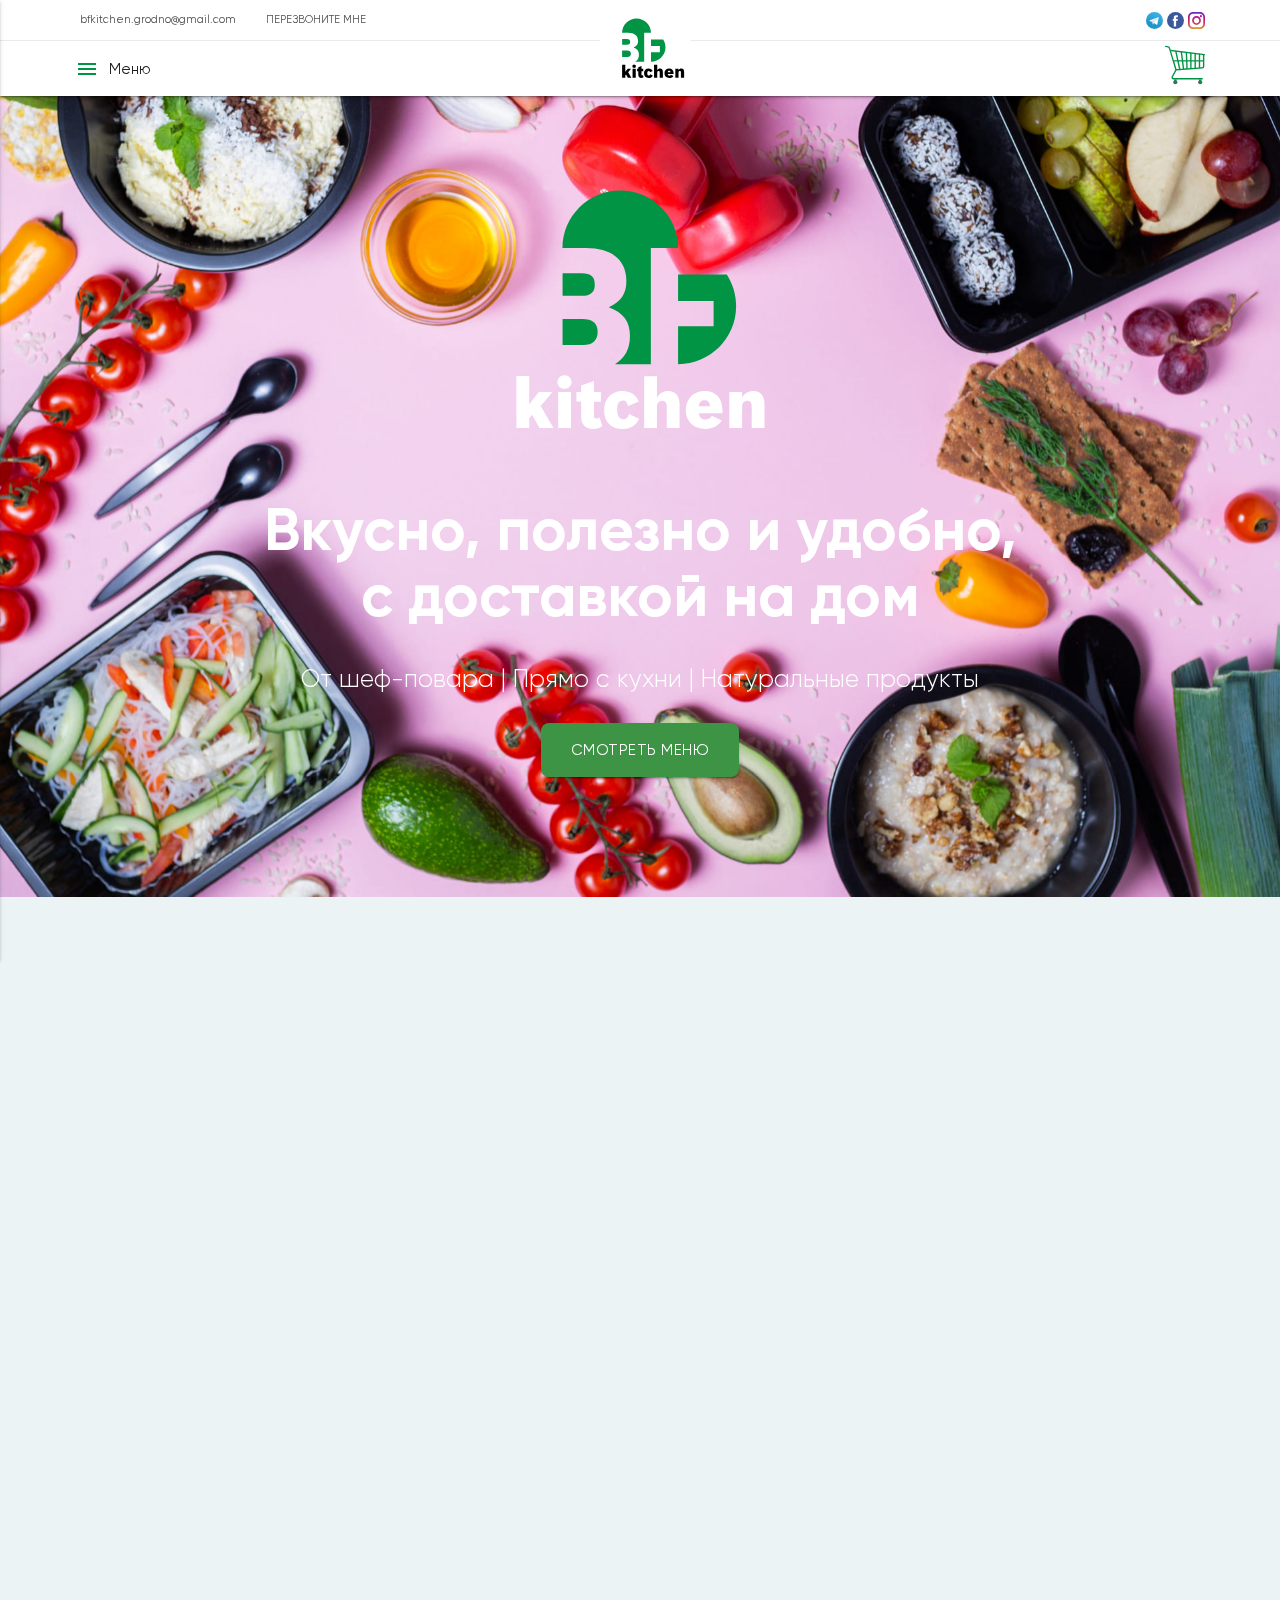
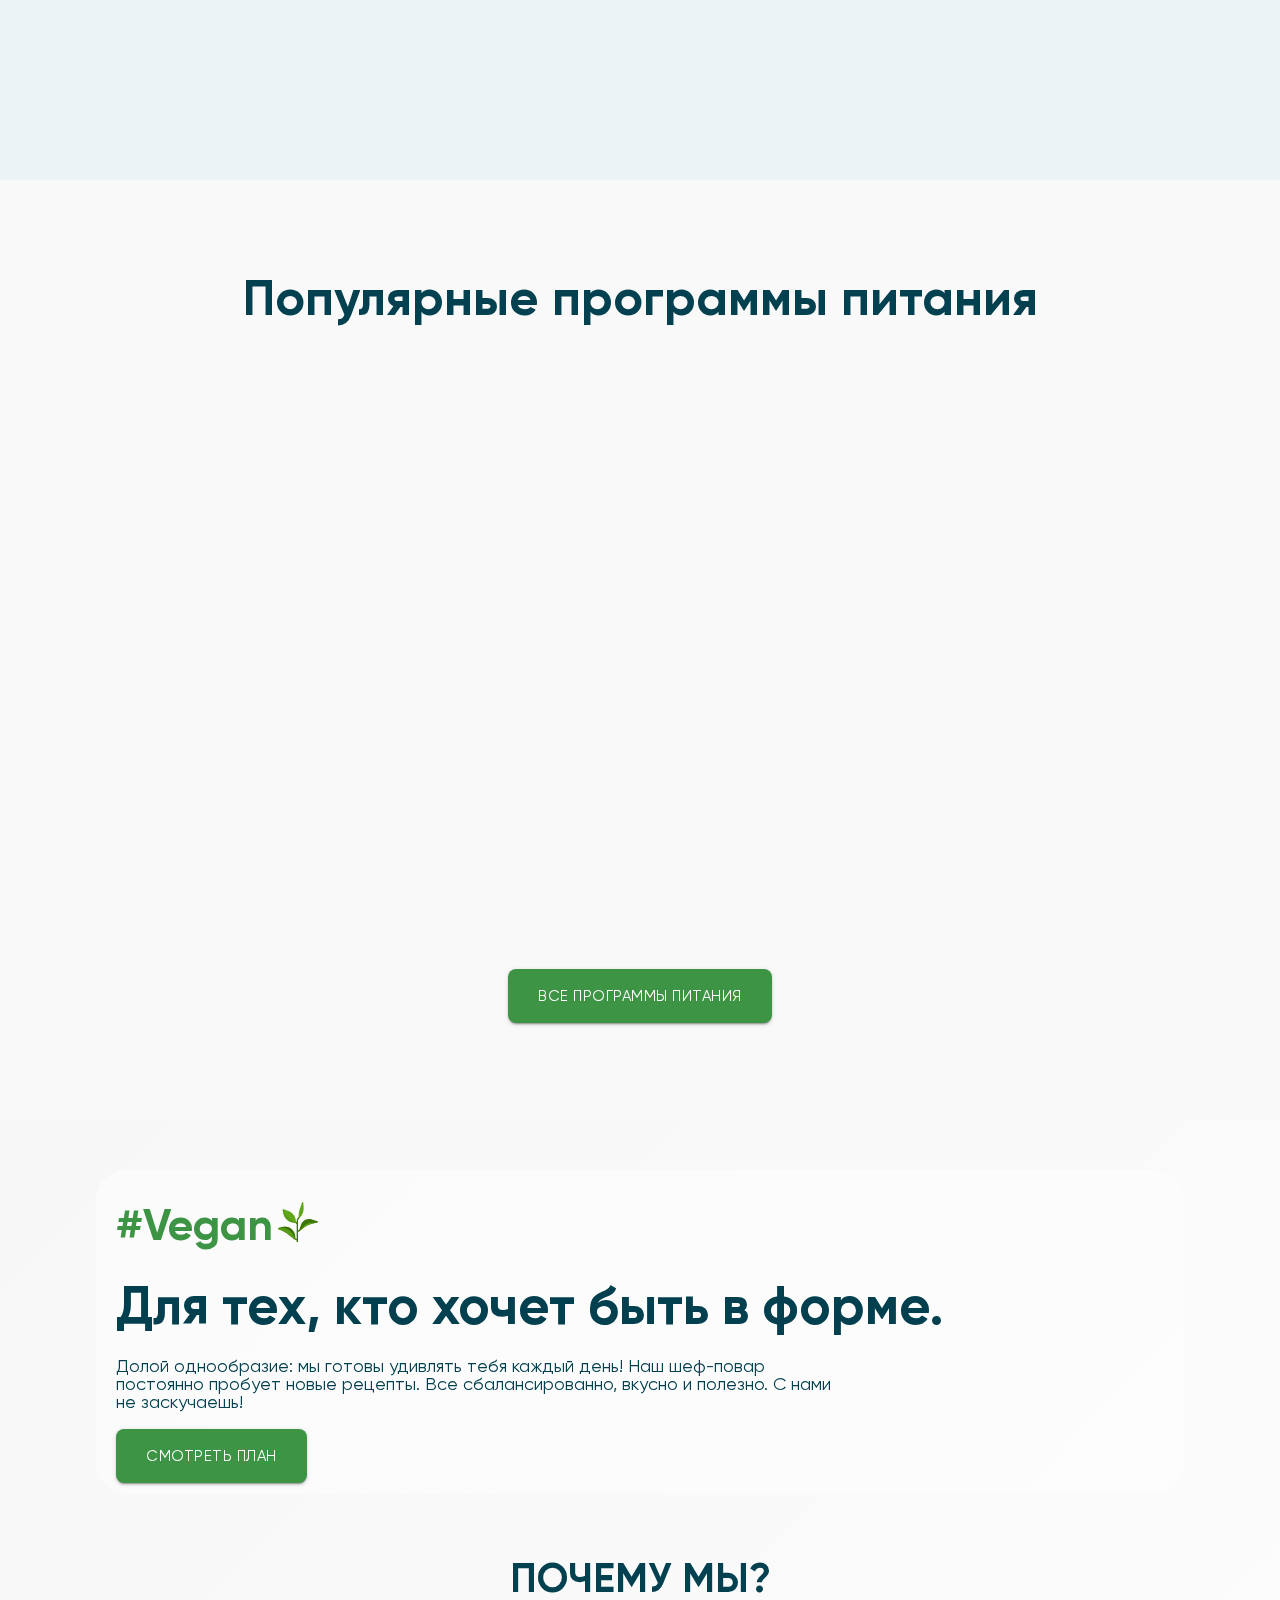
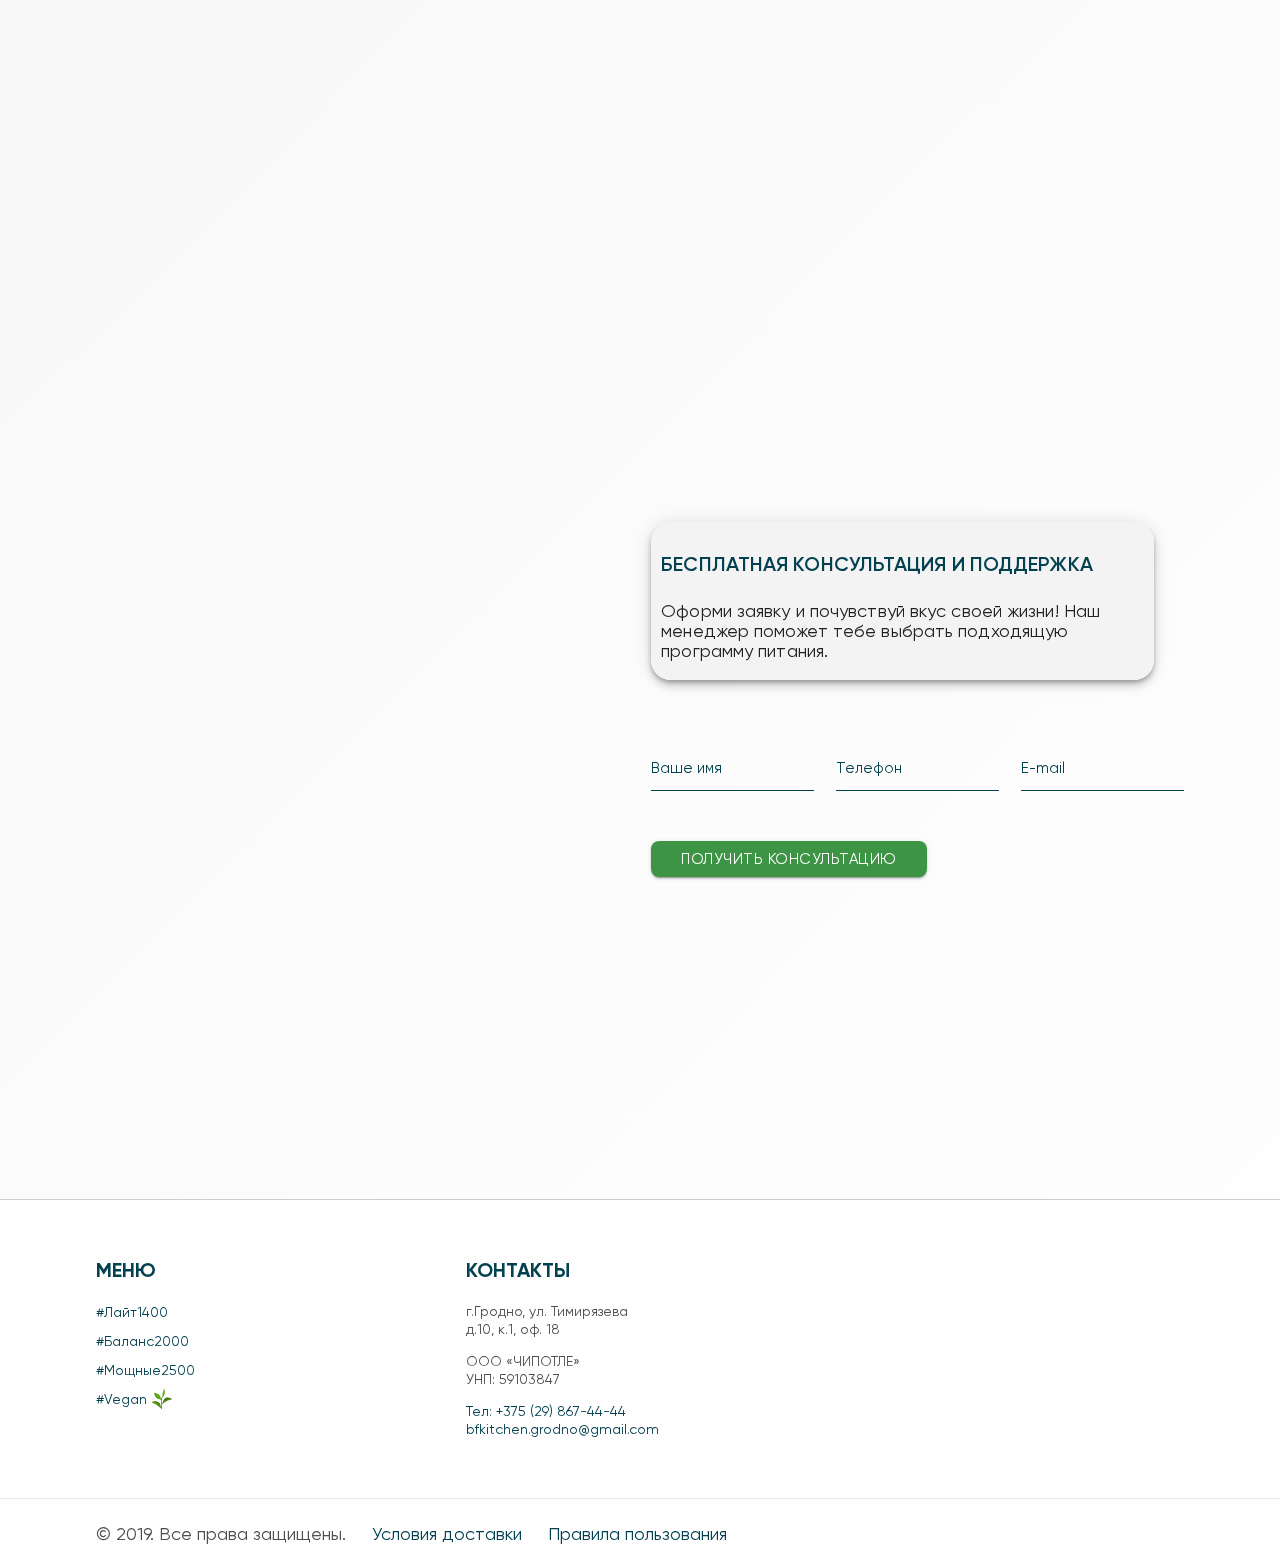
<file: index.html>
<!DOCTYPE html>
<html lang="en">

<head>
  <meta charset="UTF-8" />
  <meta name="viewport" content="width=device-width, initial-scale=1" />
  <title>BF kitchen | Правильное питание с доставкой на дом</title>
  <meta name="description" content="Доставка правильного питания к вам в дом. Правильное питание - залог здоровья!" />
  <meta name="keywords"
    content="Доставка правильного питания Гродно, Правильное питание, Правильное питание Гродно, здоровое питание, питание, спортивное питание, набор массы, похудение, питание для похудения, веганское питание, доставка еды Гродно">
  <link rel="canonical" href="http://bfkitchen.by/" />
  <link href="https://fonts.googleapis.com/icon?family=Material+Icons" rel="stylesheet">
  <link href="css/materialize.css" type="text/css" rel="stylesheet" media="screen,projection" />
  <link rel="stylesheet" href="css/animate.min.css">
  <link href="css/style.css" type="text/css" rel="stylesheet" media="screen,projection" />
  <script src="./js/jsondata.js"></script>
</head>

<body onload="load()">
  <div id="loader">
    <img src="./images/logo-svg.svg" alt="logo">
  </div>
  <div class="navbar-fixed">
    <nav class="white" role="navigation">
      <div class="top-header">
        <div class="left-menu">
          <div class="container-fluid">
            <div class="top-left-navigation">
              <div class="top-navigation">
                <ul>
                  <li>
                    <a href="mailto:bfkitchen.grodno@gmail.com">bfkitchen.grodno@gmail.com</a>
                  </li>
                  <!-- <li>
                    <a href="#">ДОСТАВКА</a>
                  </li> -->
                  <!-- <li>
                      <a href="#">КОНСУЛЬТАЦИЯ ДИЕТОЛОГА</a>
                  </li> -->
                  <li>
                    <a class="waves-effect waves-light modal-trigger" href="#callback">ПЕРЕЗВОНИТЕ МНЕ</a>
                  </li>
                </ul>
              </div>
            </div>
            <div class="top-right-social-icons">
              <div class="top-right-menu">
                <div class="social-icons">
                  <a href="#" target="_blank"><img src="./images/icons/telegram.svg" width="17" height="17"></a>
                  <a href="https://www.facebook.com/Bfkitchenby-100219991476826/" target="_blank"><img
                      src="./images/icons/facebook.svg" width="17" height="17"></a>
                  <a href="https://www.instagram.com/bfkitchen.by/" target="_blank"><img
                      src="./images/icons/instagram.svg" width="17" height="17"></a>
                </div>
              </div>
            </div>
          </div>
        </div>
      </div>
      <div class="nav-wrapper container-fluid">
        <div>
          <ul id="nav-mobile" class="side-nav">
            <span class="menu-logo">
              Menu
            </span>
            <li><a href="/planone"><span class="planOneName"></span></a></li>
            <li><a href="/plantwo"><span class="planTwoName"></span></a></li>
            <li><a href="/planthree"><span class="planThreeName"></span></a></li>
            <li><a href="/planfour"><span class="planFourName"></span><img class="vegan-img"
                  src="./images/icons/leaf.svg" alt="vegan"></a></li>
            <!-- <li><a href="./planfive.html"><span class="planFiveName"></span></a></li> -->
          </ul>
          <a href="#" data-activates="nav-mobile" class="button-collapse hamburger-icon"><i
              class="material-icons">menu</i>
            Меню
          </a>
        </div>
        <div>
          <a id="logo-container" href="/" class="brand-logo"><img src="./images/logo-svg.svg" alt="logo"></a>
        </div>
        <div>
          <a href="/cart">
            <img src="./images/icons/shopping-cart.svg">
          </a>

        </div>
      </div>
    </nav>
  </div>
  <section id="main-first-section" data-parallax="scroll" data-image-src="./images/main-bg.jpg">
    <div class="section no-pad-bot">
      <div class="container">
        <div class="banner-content">
          <svg xmlns="http://www.w3.org/2000/svg" viewBox="0 0 260 260" width="300" height="300">
            <style>
              tspan {
                white-space: pre
              }

              .shp0 {
                fill: #009444
              }

              .shp1 {
                fill: #ffffff
              }
            </style>
            <g id="Layer" style="transform: translate(40px, 0px);">
              <path id="Layer" class="shp0"
                d="M173.3 127.7C173.3 155.4 150.8 177.8 123.2 177.8L123 177.8L123 144.9L153.8 144.9L153.8 123L123 123L123 100.2L165.2 100.2C170.3 108.1 173.3 117.5 173.3 127.7Z" />
              <path id="Layer" class="shp0"
                d="M22.9 118.5L22.9 99.1L39.6 99.1C47.3 99.1 50.8 102.2 50.8 108.9C50.8 115.4 47.3 118.5 39.7 118.5L22.9 118.5Z" />
              <path id="Layer" class="shp0"
                d="M53.3 149.9C53.3 157.2 48.7 161.2 40.6 161.2L22.9 161.2L22.9 138.7L39.9 138.7C48.8 138.7 53.3 142.5 53.3 149.9Z" />
              <path id="Layer" class="shp0"
                d="M123.1 77.2L99.4 77.2L99.4 177.8L68.3 177.8C76.9 172.9 81.3 164.7 81.3 153.5C81.3 140.8 75.8 133.4 62.9 128.5C73.7 123.5 78.2 116.8 78.2 105.8C78.2 87.6 65.6 77.2 43.4 77.2L22.8 77.2C23 49.7 45.4 27.4 72.9 27.4C100.6 27.4 123 49.7 123.1 77.2Z" />
            </g>
            <g id="Layer">
              <path id="Layer" class="shp1"
                d="M43.9 214.1L54.2 201.9L42.4 201.9L34 212.6L34 188.1L22.9 188.1L22.9 233.1L34 233.1L34 224.5L36.5 221.7L42.9 233.1L55 233.1L43.9 214.1Z" />
              <path id="Layer" class="shp1"
                d="M59.1 201.9L59.1 233.2L70.2 233.2L70.2 201.9L59.1 201.9ZM64.7 187.4C61.1 187.4 58.5 189.9 58.5 193.3C58.5 196.7 61.2 199.2 64.6 199.2C68 199.2 70.7 196.6 70.7 193.3C70.7 190 68.1 187.4 64.7 187.4Z" />
              <path id="Layer" class="shp1"
                d="M95 224C93.8 224.7 93.1 224.9 92.2 224.9C90.7 224.9 90.1 224 90.1 221.8L90.1 210.3L96.1 210.3L96.1 202L90.1 202L90.1 192.5L79 196.4L79 201.9L74.9 201.9L74.9 210.2L79 210.2L79 222.9C79 230 82.6 233.9 89.3 233.9C92.4 233.9 95 233.1 97.3 231.4L95 224Z" />
              <path id="Layer" class="shp1"
                d="M120.5 221C119.5 224.2 118 225.6 115.5 225.6C112 225.6 110.2 222.8 110.2 217.4C110.2 212.1 111.9 209.4 115.3 209.4C117.6 209.4 118.5 210.4 119.7 214L129 210.1C126.1 204.1 121.5 201.1 114.9 201.1C105.3 201.1 98.9 207.9 98.9 217.9C98.9 227.8 105 234 115 234C121.8 234 126.4 231.1 129.2 225.1L120.5 221Z" />
              <path id="Layer" class="shp1"
                d="M154.5 201.1C150.1 201.1 146.9 203 144.7 206.9L144.7 188.2L133.6 188.2L133.6 233.2L144.7 233.2L144.7 215C144.7 211.4 146.3 209.5 149.3 209.5C151.9 209.5 153.2 211.1 153.2 214.3L153.2 233.2L164.3 233.2L164.3 212.6C164.2 205.3 160.7 201.1 154.5 201.1Z" />
              <path id="Layer" fill-rule="evenodd" class="shp1"
                d="M201.5 217.6L201.5 220.3L180.9 220.3C181.6 224.2 183.3 225.8 186.7 225.8C189.3 225.8 191 224.8 192.3 222.6L200.8 226.7C197.9 231.4 193.1 233.9 186.6 233.9C176.5 233.9 169.7 227.4 169.7 217.7C169.7 207.9 176.4 201.1 186.1 201.1C195.7 201.1 201.4 207.3 201.4 217.6L201.5 217.6ZM190.7 214.2C190.4 210.6 189 209 186 209C183 209 181.6 210.5 180.9 214.2L190.7 214.2Z" />
              <path id="Layer" class="shp1"
                d="M228.3 201.1C223.9 201.1 220.7 203 218.5 206.9L218.5 201.9L207.4 201.9L207.4 233.2L218.5 233.2L218.5 215.1C218.5 211.5 220.1 209.6 223 209.6C225.6 209.6 226.8 211.2 226.8 214.4L226.8 233.2L237.9 233.2L237.9 212.6C237.9 205.3 234.4 201.1 228.3 201.1Z" />
            </g>
          </svg>
          <h1 class="wow fadeIn" data-wow-delay=".3s">Вкусно, полезно и удобно, с доставкой на дом</h1>
          <div class="row center">
            <h5 class="header col s12 light wow fadeIn" data-wow-delay=".5s">От шеф-повара | Прямо с кухни | Натуральные
              продукты
            </h5>
          </div>
          <div class="row center wow fadeIn " data-wow-delay=".5s">
            <a href="/menu" id="download-button" class="btn-large waves-effect waves-light teal lighten-1">Смотреть
              меню</a>
          </div>
        </div>
      </div>
    </div>
  </section>


  <section id="section-economy">
    <div class="container">
      <div class="section-main-content">
        <h2 class="wow fadeInUp" data-wow-offset="150">ЭКОНОМИМ ТВОЕ ВРЕМЯ!</h2>
        <p class="wow fadeInUp" data-wow-offset="150">Зачем тратить часы на готовку? Вопрос питания решен! Мы привезем
          рацион на день прямо к тебе домой.
        </p>
      </div>
      <div class="background-image">
        <img src="images/backgrounds/container-png (1).png" alt="image" class="wow fadeIn" data-wow-offset="350">
      </div>
      <div class="section-lower-content z-depth-3 wow fadeInUp" data-wow-offset="150">
        <h3>ГОТОВИМ ДЛЯ ТВОЕГО ЗДОРОВЬЯ!</h3>
        <p>Мы за здоровый образ жизни! А он начинается с правильного питания. Наш шеф-повар приготовит любое полезное
          блюдо.
        </p>
        <a href="/menu" class="btn-large waves-effect waves-light teal lighten-1">НАШЕ меню</a>
      </div>
    </div>
  </section>


  <section id="programs">
    <div class="container">
      <div class="section-heading">
        <h2>Популярные программы питания</h2>
      </div>
      <div class="row">
        <div class="col s6 wow fadeIn" data-wow-offset="250">
          <div class="blog-post">
            <div class="blog-post-inner light-blog-post">
              <div class="blog-image">
                <img src="./images/1200-mini-2.jpg" alt="">
              </div>
              <div class="blog-title">
                <h2><span class="planOneName"></span></h2>
                <p>1200 ккал<br> Рекомендуется для похудения без вреда для здоровья.
                </p>
                <a href="/planone" class="btn-large waves-effect waves-light teal lighten-1">ПЕРЕЙТИ</a>
              </div>
            </div>
          </div>
        </div>
        <div class="col s6 wow fadeIn" data-wow-offset="250">
          <div class="blog-post">
            <div class="blog-post-inner light-blog-post">
              <div class="blog-image">
                <img src="./images/2000-mini-2.jpg" alt="">
              </div>
              <div class="blog-title">
                <h2><span class="planTwoName"></span></h2>
                <p>2500 ккал<br> Для тех, кто хочет быть в форме или набирать мышечную массу.</p>
                <a href="/plantwo" class="btn-large waves-effect waves-light teal lighten-1">ПЕРЕЙТИ</a>
              </div>
            </div>
          </div>
        </div>
      </div>
      <div class="load-more-button">
        <a href="/menu" class="btn-large btn-primary waves-effect waves-light">Все программы питания</a>
      </div>
    </div>
  </section>

  <section class="hobnka-section parallax-container" data-parallax="scroll"
    data-image-src="./images/backgrounds/main-bg-vegan-2.jpg">
    <div class="container">
      <div class="custext">
        <h3>#Vegan<img class="vegan-img" src="./images/icons/leaf.svg" alt="vegan"></h3>
        <h2>Для тех, кто хочет быть в форме.</h2>
        <p>Долой однообразие: мы готовы удивлять тебя каждый день! Наш шеф-повар постоянно пробует новые рецепты. Все
          сбалансированно, вкусно и полезно. С нами не заскучаешь!</p>
        <a class="btn-large waves-effect waves-light teal lighten-1" href="/planfour">смотреть план</a>
      </div>
    </div>
  </section>

  <section class="service-info">
    <div class="container">
      <div class="service-info-inner">
        <h2>ПОЧЕМУ МЫ?</h2>
        <div class="row">
          <div class="col s3 wow fadeInUp" data-wow-offset="200">
            <img src="./images/icons/image-1.svg" alt="" class="mf-kitchen-icon" style="max-width:  138px;">
            <h3>Это полезно</h3>
            <p>Все наши программы разработаны диетологом и командой профессиональных поваров. Все блюда сбалансированы и
              приготовлены только из свежих и качественных продуктов.</p>
          </div>
          <div class="col s3 wow fadeInUp" data-wow-offset="200" data-wow-delay=".1s">
            <img src="./images/icons/image-2.svg" alt="" class="mf-kitchen-icon" style="max-width:  138px;">
            <h3>Это вкусно</h3>
            <p>Наш шеф-повар отмеченный множеством наград, порадует Вас не только полезными, но и очень вкусными,
              приготовленными с душой блюдами. </p>
          </div>
          <div class="col s3 wow fadeInUp" data-wow-offset="200" data-wow-delay=".2s">
            <img src="./images/icons/image-3.svg" alt="" class="mf-kitchen-icon" style="max-width:  138px;">
            <h3>Это удобно</h3>
            <p>Мы доставим готовую еду в удобное для вас место. Вам останется только разогреть.</p>
          </div>
          <div class="col s3 wow fadeInUp" data-wow-offset="200" data-wow-delay=".3s">
            <img src="./images/icons/image-4.svg" alt="" class="mf-kitchen-icon" style="max-width:  138px;">
            <h3>Это универсально. </h3>
            <p>Наши программы подойдут под любой образ жизни. Похудение, веганство, спорт, слабансированное питание с
              пользой для здоровья. Каждый найдет что-то своё.</p>
          </div>
        </div>
      </div>
    </div>
  </section>

  <section class="our-contact-form-section" data-parallax="scroll" data-image-src="./images/contact-form-bg.jpg">
    <div class="container">
      <div class="row">
        <div class="col s6 ">
          <div class="section-inner-content z-depth-3">
            <h2>Бесплатная консультация и поддержка</h2>
            <p>Оформи заявку и почувствуй вкус своей жизни! Наш менеджер поможет тебе выбрать подходящую программу
              питания.
            </p>
          </div>
        </div>
        <div class="col s6 ">
          <div class="contact-form-container">

            <form action="recall.php" data-ajax="true" id="form-consult" method="post">
              <div class="row" id="anketdiet">
                <!-- <div class="col s4">
                                    <input class="lastNameForm" id="lastNameForm" name="LastName" placeholder="Фамилия" type="text" value="">
                                </div> -->
                <div class="input-field col s4">
                  <input class="nameForm validate" id="nameForm" name="name" type="text" required>
                  <label class="active" for="nameForm">Ваше имя</label>
                </div>
                <!-- <div class="col s4">
                                    <input class="secondName" id="secondName" name="SecondName" placeholder="Отчество" type="text" value="">
                                </div> -->
                <div class="input-field col s4">
                  <input type="tel" id="phoneForm" name="phone" class="phoneForm validate"
                    data-mask="+375(00) 000-00-00" required>
                  <label class="active" for="phoneForm">Телефон</label>
                </div>
                <div class="input-field col s4">
                  <input class="emailForm validate" id="emailForm" name="email" type="email" required>
                  <label class="active" for="emailForm">E-mail</label>
                </div>
                <div class="col s4" style="position: absolute; visibility: hidden; width: 0;">
                  <input class="nameForm" id="comment" name="comment" type="text" value="КОНСУЛЬТАЦИЯ">
                </div>
                <!-- <div class="col s4">
                                    <input class="ageForm" id="ageForm" name="Age" placeholder="Возраст" type="text" value="">
                                </div> -->

                <!-- <div class="col s4">
                                    <input class="genderForm" id="genderForm" name="Sex" placeholder="Пол" type="text" value="">
                                </div> -->
                <!-- <div class="col s4">
                                    <input class="heightForm" id="heightForm" name="Height" placeholder="Рост" type="text" value="">
                                </div> -->
                <!-- <div class="col s4">
                                    <input class="weightForm" id="weightForm" name="Weight" placeholder="Вес" type="text" value="">
                                </div> -->
                <div class="clearfix"></div>
                <div class="col s12">
                  <div class="form-submit-button">
                    <button type="submit" class="btn btn-primary">Получить консультацию</button>
                  </div>
                </div>
              </div>
            </form>
          </div>
        </div>
      </div>
    </div>
  </section>

  <footer>
    <div class="container">
      <div class="row">
        <div class="col s4 footer-navigation">
          <div class="footer-menu">
            <h2>МЕНЮ</h2>
            <ul>
              <li><a href="/planone"><span class="planOneName"></span></a>
              </li>
              <li><a href="/plantwo"><span class="planTwoName"></span></a>
              </li>
              <li><a href="/planthree"><span class="planThreeName"></span></a>
              </li>
              <li><a href="/planfour"><span class="planFourName"></span><img class="vegan-img"
                    src="./images/icons/leaf.svg" alt="vegan"></a>
              </li>
              <!-- <li><a href="./planfive.html"><span class="planFiveName"></span></a>
              </li> -->
            </ul>
          </div>
        </div>
        <div class="col s4 ">
          <div class="footer-menu">
            <h2>КОНТАКТЫ</h2>
            <p>г.Гродно, ул. Тимирязева<br> д.10, к.1, оф. 18</p>
            <p>ООО «ЧИПОТЛЕ» <br> УНП: 59103847</p>

            <p><a href="tel:+375298674444">Тел: +375 (29) 867-44-44</a> <br> <a
                href="mailto:bfkitchen.grodno@gmail.com">bfkitchen.grodno@gmail.com</a>
            </p>
          </div>
        </div>
      </div>
    </div>
    <div class="lower-footer">
      <div class="container">
        <p>© 2019. Все права защищены. <a href="/dostavka">Условия доставки </a> <a href="/pravila">Правила
            пользования</a></p>

      </div>
    </div>
  </footer>

  <div id="thanks" class="modal">
    <div class="modal-content">
      <h4>Заявка принята.</h4>
      <p>В ближайшее время с Вами свяжется наш менеджер.</p>
    </div>
    <div class="modal-footer">
      <a href="#" class="modal-close waves-effect waves-green btn-flat">Хорошо</a>
    </div>
  </div>

  <div id="callback" class="modal w-30">
    <div class="modal-content">
      <h4>Оставьте заявку</h4>
      <blockquote>
        И наш менеджер свяжется с вами!
      </blockquote>
      <form class="col s12" action="recall.php" data-ajax="true" method="post">
        <div class="input-field col s12">
          <input class="nameForm validate" id="nameForm" name="name" type="text" required>
          <label class="active" for="nameForm">Ваше имя</label>
        </div>
        <div class="input-field col s12">
          <input type="tel" id="phoneForm" name="phone" class="phoneForm validate" data-mask="+375(00) 000-00-00"
            required>
          <label class="active" for="phoneForm">Телефон</label>
        </div>
        <button class="btn waves-effect waves-light" type="submit" name="action">Отправить
          <i class="material-icons right">send</i>
        </button>
      </form>
    </div>

  </div>
  <!--  Scripts-->
  <script src="js/jquery.js"></script>
  <script src="js/materialize.js"></script>
  <script src="js/parallax.js"></script>
  <script src="js/wow.min.js"></script>
  <script src="js/jquery.mask.js"></script>
  <script src="js/init.js"></script>
  <script>
    if ($(window).width() >= 960) {
      new WOW().init();
    }
  </script>
</body>
</file>
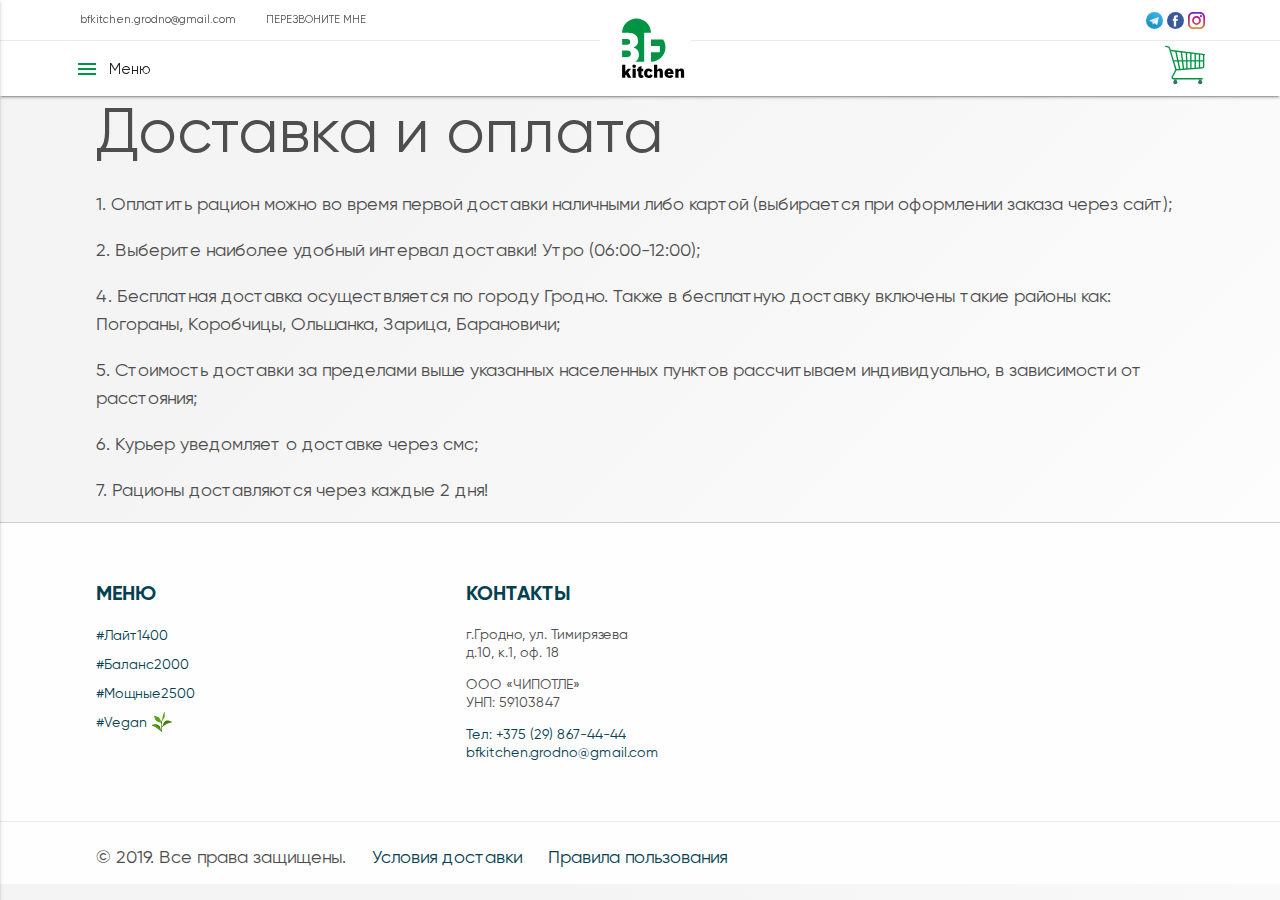
<file: dostavka.html>
<!DOCTYPE html>
<html lang="en">

<head>
  <meta charset="UTF-8" />
  <meta name="viewport" content="width=device-width, initial-scale=1" />
  <title>Заказ | BF kitchen | Здоровое питание в Гродно</title>
  <meta name="description" content="Доставка правильного питания к вам в дом. Правильное питание - залог здоровья!" />
  <link rel="canonical" href="http://bfkitchen.by/" />

  <link href="https://fonts.googleapis.com/icon?family=Material+Icons" rel="stylesheet">
  <link href="css/materialize.css" type="text/css" rel="stylesheet" media="screen,projection" />
  <link href="css/style.css" type="text/css" rel="stylesheet" media="screen,projection" />

  <script src="./js/jsondata.js"></script>
</head>

<body onload="load()">
  <div class="navbar-fixed">
    <nav class="white" role="navigation">
      <div class="top-header">
        <div class="left-menu">
          <div class="container-fluid">
            <div class="top-left-navigation">
              <div class="top-navigation">
                <ul>
                  <li>
                    <a href="mailto:bfkitchen.grodno@gmail.com">bfkitchen.grodno@gmail.com</a>
                  </li>
                  <!-- <li>
                    <a href="#">ДОСТАВКА</a>
                  </li> -->
                  <!-- <li>
                      <a href="#">КОНСУЛЬТАЦИЯ ДИЕТОЛОГА</a>
                  </li> -->
                  <li>
                    <a class="waves-effect waves-light modal-trigger" href="#callback">ПЕРЕЗВОНИТЕ МНЕ</a>
                  </li>
                </ul>
              </div>
            </div>
            <div class="top-right-social-icons">
              <div class="top-right-menu">
                <div class="social-icons">
                  <a href="#" target="_blank"><img src="./images/icons/telegram.svg" width="17" height="17"></a>
                  <a href="https://www.facebook.com/Bfkitchenby-100219991476826/" target="_blank"><img
                      src="./images/icons/facebook.svg" width="17" height="17"></a>
                  <a href="https://www.instagram.com/bfkitchen.by/" target="_blank"><img
                      src="./images/icons/instagram.svg" width="17" height="17"></a>
                </div>
              </div>
            </div>
          </div>
        </div>
      </div>
      <div class="nav-wrapper container-fluid">
        <div>
          <ul id="nav-mobile" class="side-nav">
            <span class="menu-logo">
              Menu
            </span>
            <li><a href="/planone"><span class="planOneName"></span></a></li>
            <li><a href="/plantwo"><span class="planTwoName"></span></a></li>
            <li><a href="/planthree"><span class="planThreeName"></span></a></li>
            <li><a href="/planfour"><span class="planFourName"></span><img class="vegan-img"
                  src="./images/icons/leaf.svg" alt="vegan"></a></li>
            <!-- <li><a href="./planfive.html"><span class="planFiveName"></span></a></li> -->
          </ul>
          <a href="#" data-activates="nav-mobile" class="button-collapse hamburger-icon"><i
              class="material-icons">menu</i>
            Меню
          </a>
        </div>
        <div>
          <a id="logo-container" href="/" class="brand-logo"><img src="./images/logo-svg.svg" alt="logo"></a>
        </div>
        <div>
          <a href="#">
            <img src="./images/icons/shopping-cart.svg">
          </a>
        </div>
      </div>
    </nav>
  </div>
  <div class="container dostavka">
    <h1>Доставка и оплата</h1>
    <p> 1. Оплатить рацион можно во время первой доставки наличными либо картой
      (выбирается при оформлении заказа через сайт);</p>
    <p>2. Выберите наиболее удобный интервал доставки! Утро (06:00-12:00);</p>
    <p>4. Бесплатная доставка осуществляется по городу Гродно. Также в бесплатную
      доставку включены такие районы как: Погораны, Коробчицы, Ольшанка, Зарица,
      Барановичи;</p>
    <p>5. Стоимость доставки за пределами выше указанных населенных пунктов
      рассчитываем индивидуально, в зависимости от расстояния;</p>
    <p>6. Курьер уведомляет о доставке через смс;</p>
    <p>7. Рационы доставляются через каждые 2 дня!</p>
  </div>

  <footer>
    <div class="container">
      <div class="row">
        <div class="col s4 footer-navigation">
          <div class="footer-menu">
            <h2>МЕНЮ</h2>
            <ul>
              <li><a href="/planone"><span class="planOneName"></span></a>
              </li>
              <li><a href="/plantwo"><span class="planTwoName"></span></a>
              </li>
              <li><a href="/planthree"><span class="planThreeName"></span></a>
              </li>
              <li><a href="/planfour"><span class="planFourName"></span><img class="vegan-img"
                    src="./images/icons/leaf.svg" alt="vegan"></a>
              </li>
              <!-- <li><a href="./planfive.html"><span class="planFiveName"></span></a>
              </li> -->
            </ul>
          </div>
        </div>
        <div class="col s4 ">
          <div class="footer-menu">
            <h2>КОНТАКТЫ</h2>
            <p>г.Гродно, ул. Тимирязева<br> д.10, к.1, оф. 18</p>
            <p>ООО «ЧИПОТЛЕ» <br> УНП: 59103847</p>
            <p><a href="tel:+375298674444">Тел: +375 (29) 867-44-44</a> <br>
              <a href="mailto:bfkitchen.grodno@gmail.com">bfkitchen.grodno@gmail.com</a>
            </p>
          </div>
        </div>
      </div>
    </div>
    <div class="lower-footer">
      <div class="container">
        <p>© 2019. Все права защищены. <a href="/dostavka">Условия доставки </a> <a href="/pravila">Правила
            пользования</a></p>

      </div>
    </div>
  </footer>


  <div id="thanks" class="modal">
    <div class="modal-content">
      <h4>Заявка принята.</h4>
      <p>В ближайшее время с Вами свяжется наш менеджер.</p>
    </div>
    <div class="modal-footer">
      <a href="#" class="modal-close waves-effect waves-green btn-flat">Хорошо</a>
    </div>
  </div>

  <div id="callback" class="modal w-30">
    <div class="modal-content">
      <h4>Оставьте заявку</h4>
      <blockquote>
        И наш менеджер свяжется с вами!
      </blockquote>
      <form class="col s12" action="recall.php" data-ajax="true" method="post">
        <div class="input-field col s12">
          <input class="nameForm validate" id="nameForm" name="name" type="text" required>
          <label class="active" for="nameForm">Ваше имя</label>
        </div>
        <div class="input-field col s12">
          <input type="tel" id="phoneForm" name="phone" class="phoneForm validate" data-mask="+375(00) 000-00-00"
            required>
          <label class="active" for="phoneForm">Телефон</label>
        </div>
        <button class="btn waves-effect waves-light" type="submit" name="action">Отправить
          <i class="material-icons right">send</i>
        </button>
      </form>
    </div>

  </div>

  <!--  Scripts-->
  <script src="js/jquery.js"></script>
  <script src="js/materialize.js"></script>
  <script src="js/parallax.js"></script>
  <script src="js/jquery.mask.js"></script>
  <script src="js/init.js"></script>

</body>
</file>
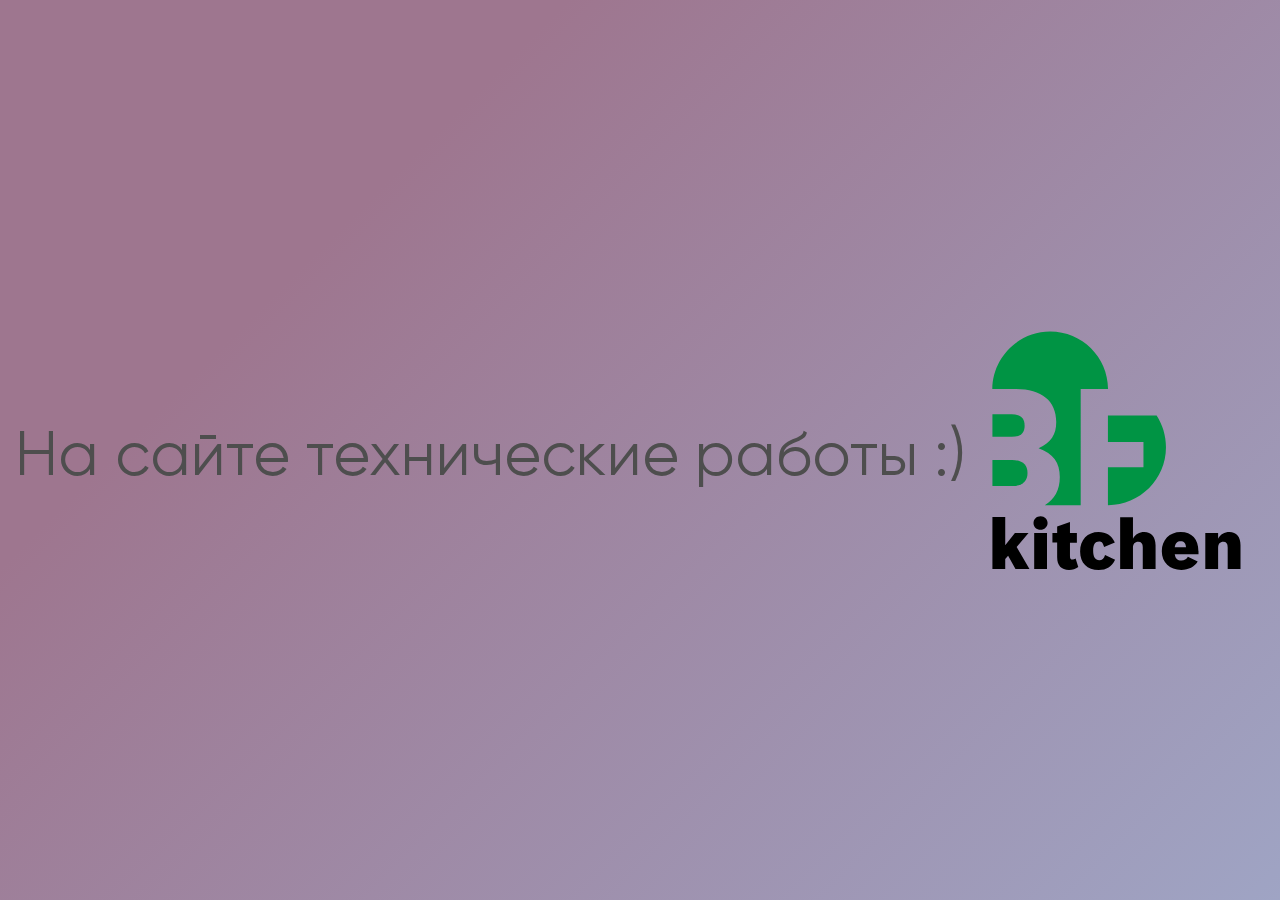
<file: index-00.html>
<html lang="en">

<head>
  <meta charset="UTF-8" />
  <meta name="viewport" content="width=device-width, initial-scale=1" />
  <title>BF kitchen | Правильное питание с доставкой на дом</title>
  <meta name="description" content="Доставка правильного питания к вам в дом. Правильное питание - залог здоровья!" />
  <meta name="keywords"
    content="Доставка правильного питания Гродно, Правильное питание, Правильное питание Гродно, здоровое питание, питание, спортивное питание, набор массы, похудение, питание для похудения, веганское питание, доставка еды Гродно">
  <link rel="canonical" href="http://bfkitchen.by/" />
  <link href="https://fonts.googleapis.com/icon?family=Material+Icons" rel="stylesheet">
  <link href="css/materialize.css" type="text/css" rel="stylesheet" media="screen,projection" />
  <link rel="stylesheet" href="css/animate.min.css">
  <link href="css/style.css" type="text/css" rel="stylesheet" media="screen,projection" />
</head>

<body>
  <div id="loader">
    <h1>На сайте технические работы :)</h1>
    <img src="./images/logo-svg.svg" alt="logo">
  </div>
</body>

</html>
</file>
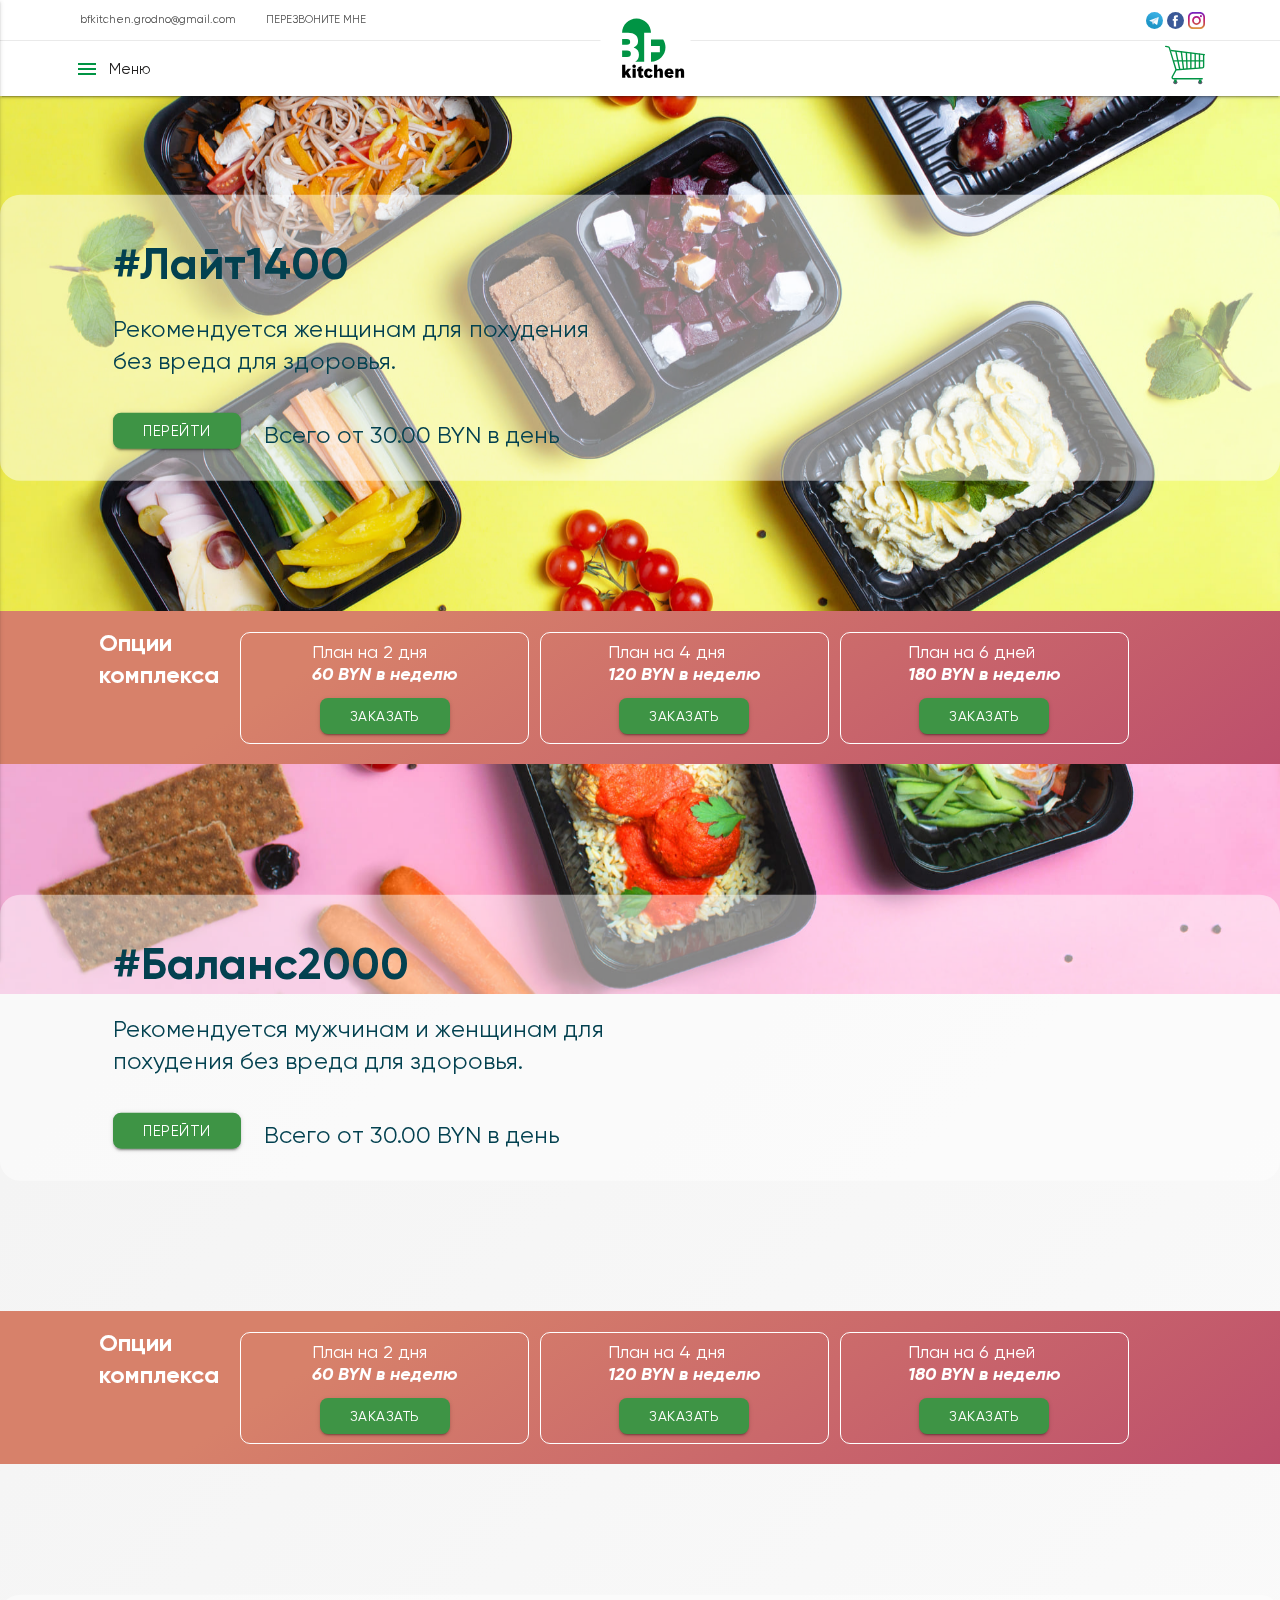
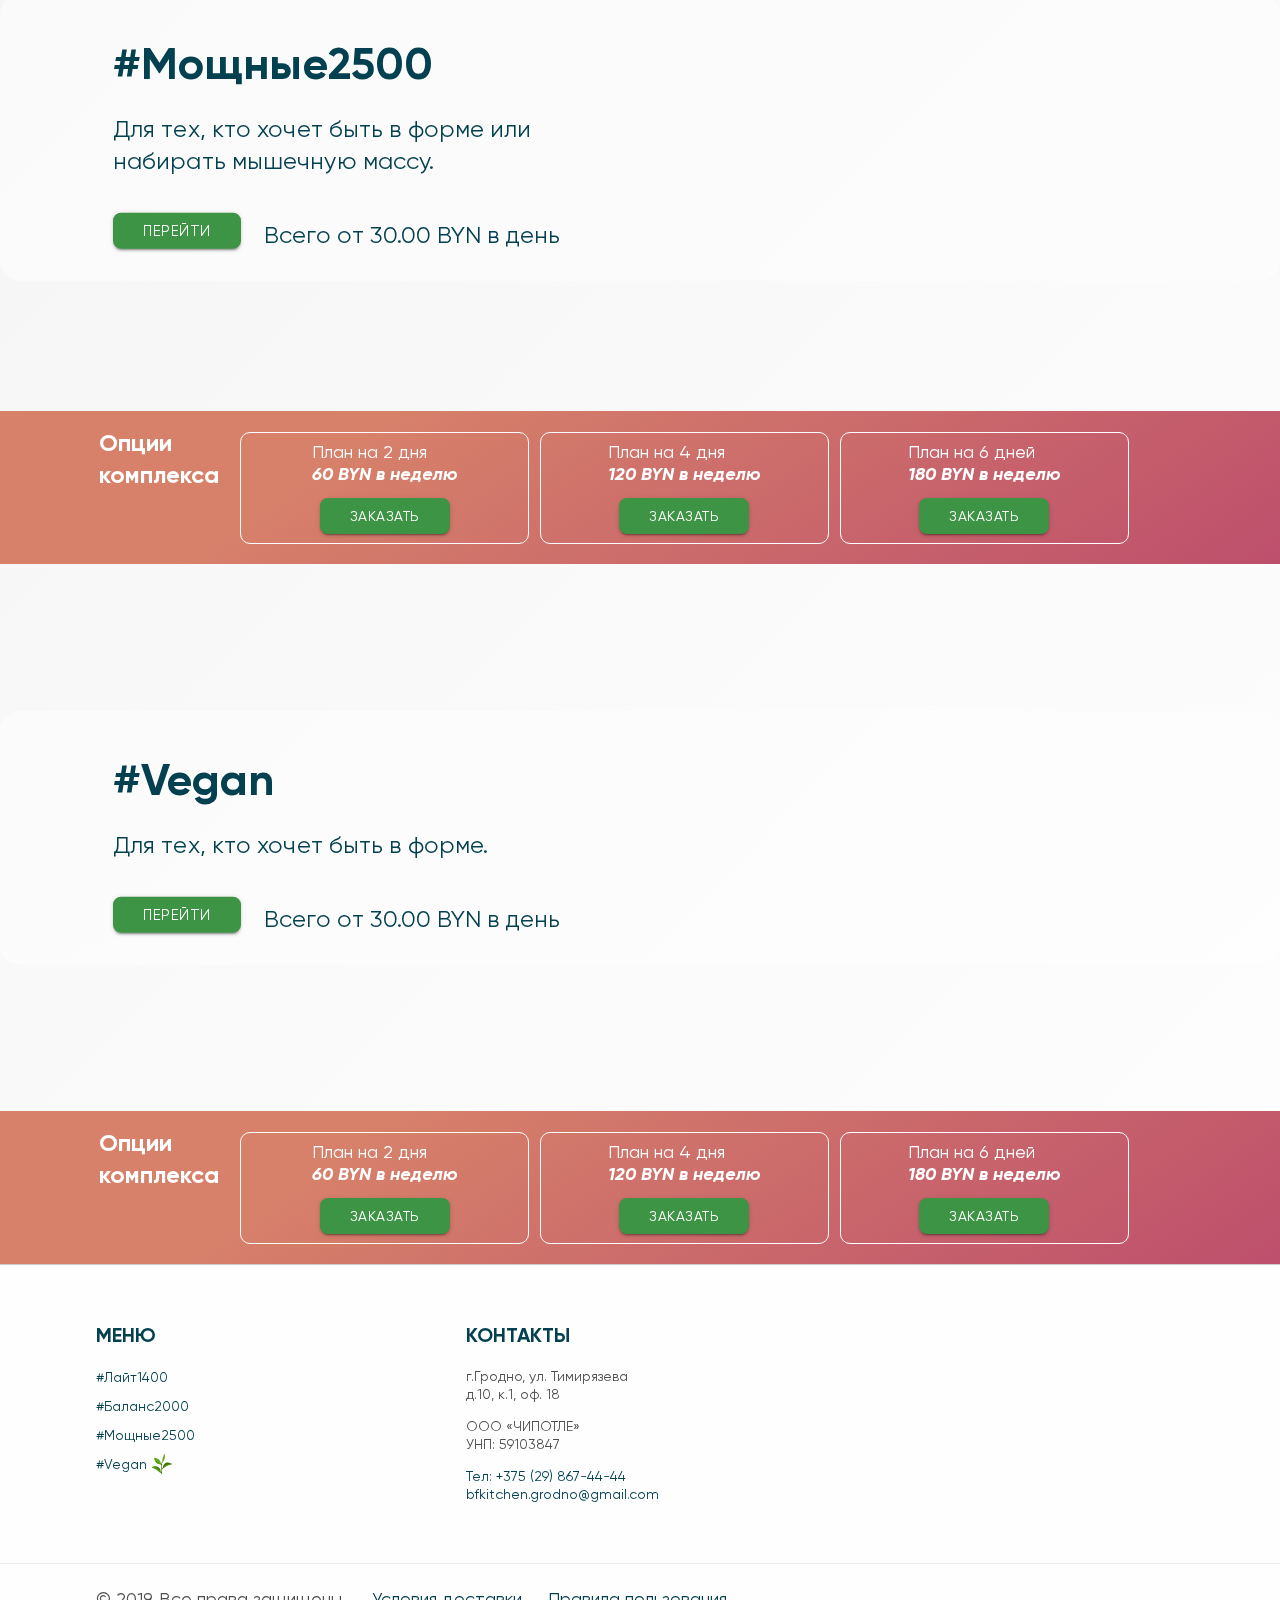
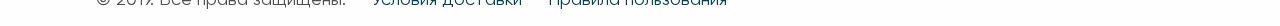
<file: menu.html>
<!DOCTYPE html>
<html lang="en">

<head>
  <meta charset="UTF-8" />
  <meta name="viewport" content="width=device-width, initial-scale=1" />
  <title>Меню | BF kitchen | Здоровое питание в Гродно</title>
  <meta name="description" content="Доставка правильного питания к вам в дом. Правильное питание - залог здоровья!" />
  <!-- CSS  -->
  <link href="https://fonts.googleapis.com/icon?family=Material+Icons" rel="stylesheet">
  <link href="css/materialize.css" type="text/css" rel="stylesheet" media="screen,projection" />
  <link href="css/style.css" type="text/css" rel="stylesheet" media="screen,projection" />
  <script src="./js/jsondata.js"></script>
</head>

<body onload="load()" id="add-menu">
  <div class="navbar-fixed">
    <nav class="white" role="navigation">
      <div class="top-header">
        <div class="left-menu">
          <div class="container-fluid">
            <div class="top-left-navigation">
              <div class="top-navigation">
                <ul>
                  <li>
                    <a href="mailto:bfkitchen.grodno@gmail.com">bfkitchen.grodno@gmail.com</a>
                  </li>
                  <!-- <li>
                                        <a href="#">ДОСТАВКА</a>
                                    </li> -->
                  <!-- <li>
                                        <a href="#">КОНСУЛЬТАЦИЯ ДИЕТОЛОГА</a>
                                    </li> -->
                  <li>
                    <a class="waves-effect waves-light modal-trigger" href="#callback">ПЕРЕЗВОНИТЕ МНЕ</a>
                  </li>
                </ul>
              </div>
            </div>
            <div class="top-right-social-icons">
              <div class="top-right-menu">
                <div class="social-icons">
                  <a href="#" target="_blank"><img src="./images/icons/telegram.svg" width="17" height="17"></a>
                  <a href="https://www.facebook.com/Bfkitchenby-100219991476826/" target="_blank"><img
                      src="./images/icons/facebook.svg" width="17" height="17"></a>
                  <a href="https://www.instagram.com/bfkitchen.by/" target="_blank"><img
                      src="./images/icons/instagram.svg" width="17" height="17"></a>
                </div>
              </div>
            </div>
          </div>
        </div>
      </div>
      <div class="nav-wrapper container-fluid">
        <div>
          <ul id="nav-mobile" class="side-nav">
            <span class="menu-logo">
              Menu
            </span>
            <li><a href="/planone"><span class="planOneName"></span></a></li>
            <li><a href="/plantwo"><span class="planTwoName"></span></a></li>
            <li><a href="/planthree"><span class="planThreeName"></span></a></li>
            <li><a href="/planfour"><span class="planFourName"></span><img class="vegan-img"
                  src="./images/icons/leaf.svg" alt="vegan"></a></li>
            <!-- <li><a href="./planfive.html"><span class="planFiveName"></span></a></li> -->
          </ul>
          <a href="#" data-activates="nav-mobile" class="button-collapse hamburger-icon"><i
              class="material-icons">menu</i>
            Меню
          </a>
        </div>
        <div>
          <a id="logo-container" href="/" class="brand-logo"><img src="./images/logo-svg.svg" alt="logo"></a>
        </div>
        <div>
          <a href="/cart">
            <img src="./images/icons/shopping-cart.svg">
          </a>
        </div>
      </div>
    </nav>
  </div>

  <section class="our-blog-section program-card-section">
    <div class="our-program-section program-dark">
      <div class="blog-post">
        <div class="blog-post-inner">
          <div class="blog-image" data-parallax="scroll" data-image-src="./images/1200.jpg">
          </div>
          <div class="blog-title">
            <div class="container">
              <div class="blog-post-inner-title">
                <h2><span class="planOneName"></span></h2>
                <p>Рекомендуется женщинам для похудения без вреда для здоровья.</p>
                <a href="/planone" class="btn btn-primary">ПЕРЕЙТИ</a>
                <div class="sec-price">
                  <p>Всего от <span class="pOneAverage"></span> BYN в день</p>
                </div>
              </div>
            </div>
          </div>
        </div>
        <div class="blog-lower-detail">
          <div class="container">
            <div class="row">
              <div class="lef-heading">
                <h3>Опции комплекса</h3>
              </div>
              <div class="right-program-button">
                <div class="col s3">
                  <div class="lower-inner">
                    <div class="meat-name">
                      <p>План на 2 дня</p>
                      <span class="primary-price"><span class="cost"><span class="pOneTD"></span></span> BYN в
                        неделю</span>
                    </div>
                    <div class="meat-button">
                      <div class="button">
                        <a class="btn btn-primary" href="#">Заказать</a>
                      </div>
                    </div>
                  </div>
                </div>
                <div class="col s3">
                  <div class="lower-inner">
                    <div class="meat-name">
                      <p>План на 4 дня</p>
                      <span class="primary-price"><span class="cost"><span class="pOneFD"></span></span> BYN в
                        неделю</span>
                    </div>
                    <div class="meat-button">
                      <div class="button">
                        <a class="btn btn-primary" href="#">Заказать</a>
                      </div>
                    </div>
                  </div>
                </div>
                <div class="col s3">
                  <div class="lower-inner">
                    <div class="meat-name">
                      <p>План на 6 дней</p>
                      <span class="primary-price"><span class="cost"><span class="pOneSD"></span></span> BYN в
                        неделю</span>
                    </div>
                    <div class="meat-button">
                      <div class="button">
                        <a class="btn btn-primary" href="#">Заказать</a>
                      </div>
                    </div>
                  </div>
                </div>
              </div>
            </div>
          </div>
        </div>
      </div>
    </div>
    <div class="our-program-section program-dark">
      <div class="blog-post">
        <div class="blog-post-inner">
          <div class="blog-image" data-parallax="scroll" data-image-src="./images/2000.jpg">
          </div>
          <div class="blog-title">
            <div class="container">
              <div class="blog-post-inner-title">
                <h2><span class="planTwoName"></span></h2>
                <p>Рекомендуется мужчинам и женщинам для похудения без вреда для здоровья.</p>
                <a href="/plantwo" class="btn btn-primary">ПЕРЕЙТИ</a>
                <div class="sec-price">
                  <p>Всего от <span class="pTwoAverage"></span> BYN в день</p>
                </div>
              </div>
            </div>
          </div>
        </div>
        <div class="blog-lower-detail">
          <div class="container">
            <div class="row">
              <div class="lef-heading">
                <h3>Опции комплекса</h3>
              </div>
              <div class="right-program-button">
                <div class="col s3">
                  <div class="lower-inner">
                    <div class="meat-name">
                      <p>План на 2 дня</p>
                      <span class="primary-price"><span class="cost"><span class="pTwoTD"></span></span> BYN в
                        неделю</span>
                    </div>
                    <div class="meat-button">
                      <div class="button">
                        <a class="btn btn-primary" href="#">Заказать</a>
                      </div>
                    </div>
                  </div>
                </div>
                <div class="col s3">
                  <div class="lower-inner">
                    <div class="meat-name">
                      <p>План на 4 дня</p>
                      <span class="primary-price"><span class="cost"><span class="pTwoFD"></span></span> BYN в
                        неделю</span>
                    </div>
                    <div class="meat-button">
                      <div class="button">
                        <a class="btn btn-primary" href="#">Заказать</a>
                      </div>
                    </div>
                  </div>
                </div>
                <div class="col s3">
                  <div class="lower-inner">
                    <div class="meat-name">
                      <p>План на 6 дней</p>
                      <span class="primary-price"><span class="cost"><span class="pTwoSD"></span></span> BYN в
                        неделю</span>
                    </div>
                    <div class="meat-button">
                      <div class="button">
                        <a class="btn btn-primary" href="#">Заказать</a>
                      </div>
                    </div>
                  </div>
                </div>
              </div>
            </div>
          </div>
        </div>
      </div>
    </div>
    <div class="our-program-section program-dark">
      <div class="blog-post">
        <div class="blog-post-inner">
          <div class="blog-image" data-parallax="scroll" data-image-src="./images/2500.jpg">
          </div>
          <div class="blog-title">
            <div class="container">
              <div class="blog-post-inner-title">
                <h2><span class="planThreeName"></span></h2>
                <p>Для тех, кто хочет быть в форме или набирать мышечную массу.</p>
                <a href="/planthree" class="btn btn-primary">ПЕРЕЙТИ</a>
                <div class="sec-price">
                  <p>Всего от <span class="pThreeAverage"></span> BYN в день</p>
                </div>
              </div>
            </div>
          </div>
        </div>
        <div class="blog-lower-detail">
          <div class="container">
            <div class="row">
              <div class="lef-heading">
                <h3>Опции комплекса</h3>
              </div>
              <div class="right-program-button">
                <div class="col s3">
                  <div class="lower-inner">
                    <div class="meat-name">
                      <p>План на 2 дня</p>
                      <span class="primary-price"><span class="cost"><span class="pThreeTD"></span></span> BYN в
                        неделю</span>
                    </div>
                    <div class="meat-button">
                      <div class="button">
                        <a class="btn btn-primary" href="#">Заказать</a>
                      </div>
                    </div>
                  </div>
                </div>
                <div class="col s3">
                  <div class="lower-inner">
                    <div class="meat-name">
                      <p>План на 4 дня</p>
                      <span class="primary-price"><span class="cost"><span class="pThreeFD"></span></span> BYN в
                        неделю</span>
                    </div>
                    <div class="meat-button">
                      <div class="button">
                        <a class="btn btn-primary" href="#">Заказать</a>
                      </div>
                    </div>
                  </div>
                </div>
                <div class="col s3">
                  <div class="lower-inner">
                    <div class="meat-name">
                      <p>План на 6 дней </p>
                      <span class="primary-price"><span class="cost"><span class="pThreeSD"></span></span> BYN в
                        неделю</span>
                    </div>
                    <div class="meat-button">
                      <div class="button">
                        <a class="btn btn-primary" href="#">Заказать</a>
                      </div>
                    </div>
                  </div>
                </div>
              </div>
            </div>
          </div>
        </div>
      </div>
    </div>
    <div class="our-program-section program-dark">
      <div class="blog-post">
        <div class="blog-post-inner">
          <div class="blog-image" data-parallax="scroll" data-image-src="./images/vegan.jpg">
          </div>
          <div class="blog-title">
            <div class="container">
              <div class="blog-post-inner-title">
                <h2><span class="planFourName"></span></h2>
                <p>Для тех, кто хочет быть в форме.</p>
                <a href="/planfour" class="btn btn-primary">ПЕРЕЙТИ</a>
                <div class="sec-price">
                  <p>Всего от <span class="pFourAverage"></span> BYN в день</p>
                </div>
              </div>
            </div>
          </div>
        </div>
        <div class="blog-lower-detail">
          <div class="container">
            <div class="row">
              <div class="lef-heading">
                <h3>Опции комплекса</h3>
              </div>
              <div class="right-program-button">
                <div class="col s3">
                  <div class="lower-inner">
                    <div class="meat-name">
                      <p>План на 2 дня</p>
                      <span class="primary-price"><span class="cost"><span class="pFourTD"></span></span> BYN в
                        неделю</span>
                    </div>
                    <div class="meat-button">
                      <div class="button">
                        <a class="btn btn-primary" href="#">Заказать</a>
                      </div>
                    </div>
                  </div>
                </div>
                <div class="col s3">
                  <div class="lower-inner">
                    <div class="meat-name">
                      <p>План на 4 дня</p>
                      <span class="primary-price"><span class="cost"><span class="pFourFD"></span></span> BYN в
                        неделю</span>
                    </div>
                    <div class="meat-button">
                      <div class="button">
                        <a class="btn btn-primary" href="#">Заказать</a>
                      </div>
                    </div>
                  </div>
                </div>
                <div class="col s3">
                  <div class="lower-inner">
                    <div class="meat-name">
                      <p>План на 6 дней</p>
                      <span class="primary-price"><span class="cost"><span class="pFourSD"></span></span> BYN в
                        неделю</span>
                    </div>
                    <div class="meat-button">
                      <div class="button">
                        <a class="btn btn-primary" href="#">Заказать</a>
                      </div>
                    </div>
                  </div>
                </div>
              </div>
            </div>
          </div>
        </div>
      </div>
    </div>
    <!-- <div class="our-program-section program-dark">
            <div class="blog-post">
                <div class="blog-post-inner">
                    <div class="blog-image">
                        <img src="./images/program-image-88.jpg" alt="">
                    </div>
                    <div class="blog-title">
                        <div class="container">
                            <div class="blog-post-inner-title">
                                <h2><span class="planFiveName"></span></h2>
                                <p>Для тех, у кого хочет прийти в форму в самые короткие сроки</p>
                                <a href="./planfive.html" class="btn btn-primary">ПЕРЕЙТИ</a>
                                <div class="sec-price">
                                    <p>Всего <span class="pFiveAverage"></span> BYN в день</p>
                                </div>
                            </div>
                        </div>
                    </div>
                </div>
                <div class="blog-lower-detail">
                    <div class="container">
                        <div class="row">
                            <div class="lef-heading">
                                <h3>Опции комплекса</h3>
                            </div>
                            <div class="right-program-button">
                                <div class="col s3">
                                    <div class="lower-inner">
                                        <div class="meat-name">
                                            <p>План на 2 дня</p>
                                            <span class="primary-price"><span class="cost"><span class="pFiveTD"></span></span> BYN в неделю</span>
                                        </div>
                                        <div class="meat-button">
                                            <div class="button">
                                                <a class="btn btn-primary" href="#">Заказать</a>
                                            </div>
                                        </div>
                                    </div>
                                </div>
                                <div class="col s3">
                                    <div class="lower-inner">
                                        <div class="meat-name">
                                            <p>План на 4 дня</p>
                                            <span class="primary-price"><span class="cost"><span class="pFiveFD"></span></span> BYN в неделю</span>
                                        </div>
                                        <div class="meat-button">
                                            <div class="button">
                                                <a class="btn btn-primary" href="#">Заказать</a>
                                            </div>
                                        </div>
                                    </div>
                                </div>
                                <div class="col s3">
                                    <div class="lower-inner">
                                        <div class="meat-name">
                                            <p>План на 6 дней</p>
                                            <span class="primary-price"><span class="cost"><span class="pFiveSD"></span></span> BYN в неделю</span>
                                        </div>
                                        <div class="meat-button">
                                            <div class="button">
                                                <a class="btn btn-primary" href="#">Заказать</a>
                                            </div>
                                        </div>
                                    </div>
                                </div>
                            </div>
                        </div>
                    </div>
                </div>
            </div>
        </div> -->
  </section>
  <footer>
    <div class="container">
      <div class="row">
        <div class="col s4 footer-navigation">
          <div class="footer-menu">
            <h2>МЕНЮ</h2>
            <ul>
              <li><a href="/planone"><span class="planOneName"></span></a>
              </li>
              <li><a href="/plantwo"><span class="planTwoName"></span></a>
              </li>
              <li><a href="/planthree"><span class="planThreeName"></span></a>
              </li>
              <li><a href="/planfour"><span class="planFourName"></span><img class="vegan-img"
                    src="./images/icons/leaf.svg" alt="vegan"></a>
              </li>
              <!-- <li><a href="./planfive.html"><span class="planFiveName"></span></a>
                            </li> -->
            </ul>
          </div>
        </div>
        <div class="col s4 ">
          <div class="footer-menu">
            <h2>КОНТАКТЫ</h2>
            <p>г.Гродно, ул. Тимирязева<br> д.10, к.1, оф. 18</p>
            <p>ООО «ЧИПОТЛЕ» <br> УНП: 59103847</p>

            <p><a href="tel:+375298674444">Тел: +375 (29) 867-44-44</a> <br> <a
                href="mailto:bfkitchen.grodno@gmail.com">bfkitchen.grodno@gmail.com</a>
            </p>
          </div>
        </div>


      </div>
    </div>
    <div class="lower-footer">
      <div class="container">
        <p>© 2019. Все права защищены. <a href="/dostavka">Условия доставки </a> <a href="/pravila">Правила
            пользования</a></p>
      </div>
    </div>
  </footer>

  <div id="thanks" class="modal">
    <div class="modal-content">
      <h4>Заявка принята.</h4>
      <p>В ближайшее время с Вами свяжется наш менеджер.</p>
    </div>
    <div class="modal-footer">
      <a href="#" class="modal-close waves-effect waves-green btn-flat">Хорошо</a>
    </div>
  </div>

  <div id="callback" class="modal w-30">
    <div class="modal-content">
      <h4>Оставьте заявку</h4>
      <blockquote>
        И наш менеджер свяжется с вами!
      </blockquote>
      <form class="col s12" action="recall.php" data-ajax="true" method="post">
        <div class="input-field col s12">
          <input class="nameForm validate" id="nameForm" name="name" type="text" required>
          <label class="active" for="nameForm">Ваше имя</label>
        </div>
        <div class="input-field col s12">
          <input type="tel" id="phoneForm" name="phone" class="phoneForm validate" data-mask="+375(00) 000-00-00"
            required>
          <label class="active" for="phoneForm">Телефон</label>
        </div>
        <button class="btn waves-effect waves-light" type="submit" name="action">Отправить
          <i class="material-icons right">send</i>
        </button>
      </form>
    </div>

  </div>

  <!--  Scripts-->
  <script src="./settings.json"></script>
  <script src="js/jquery.js"></script>
  <script src="js/materialize.js"></script>
  <script src="js/parallax.js"></script>
  <script src="js/jquery.mask.js"></script>
  <script src="js/init.js"></script>

</body>
</file>
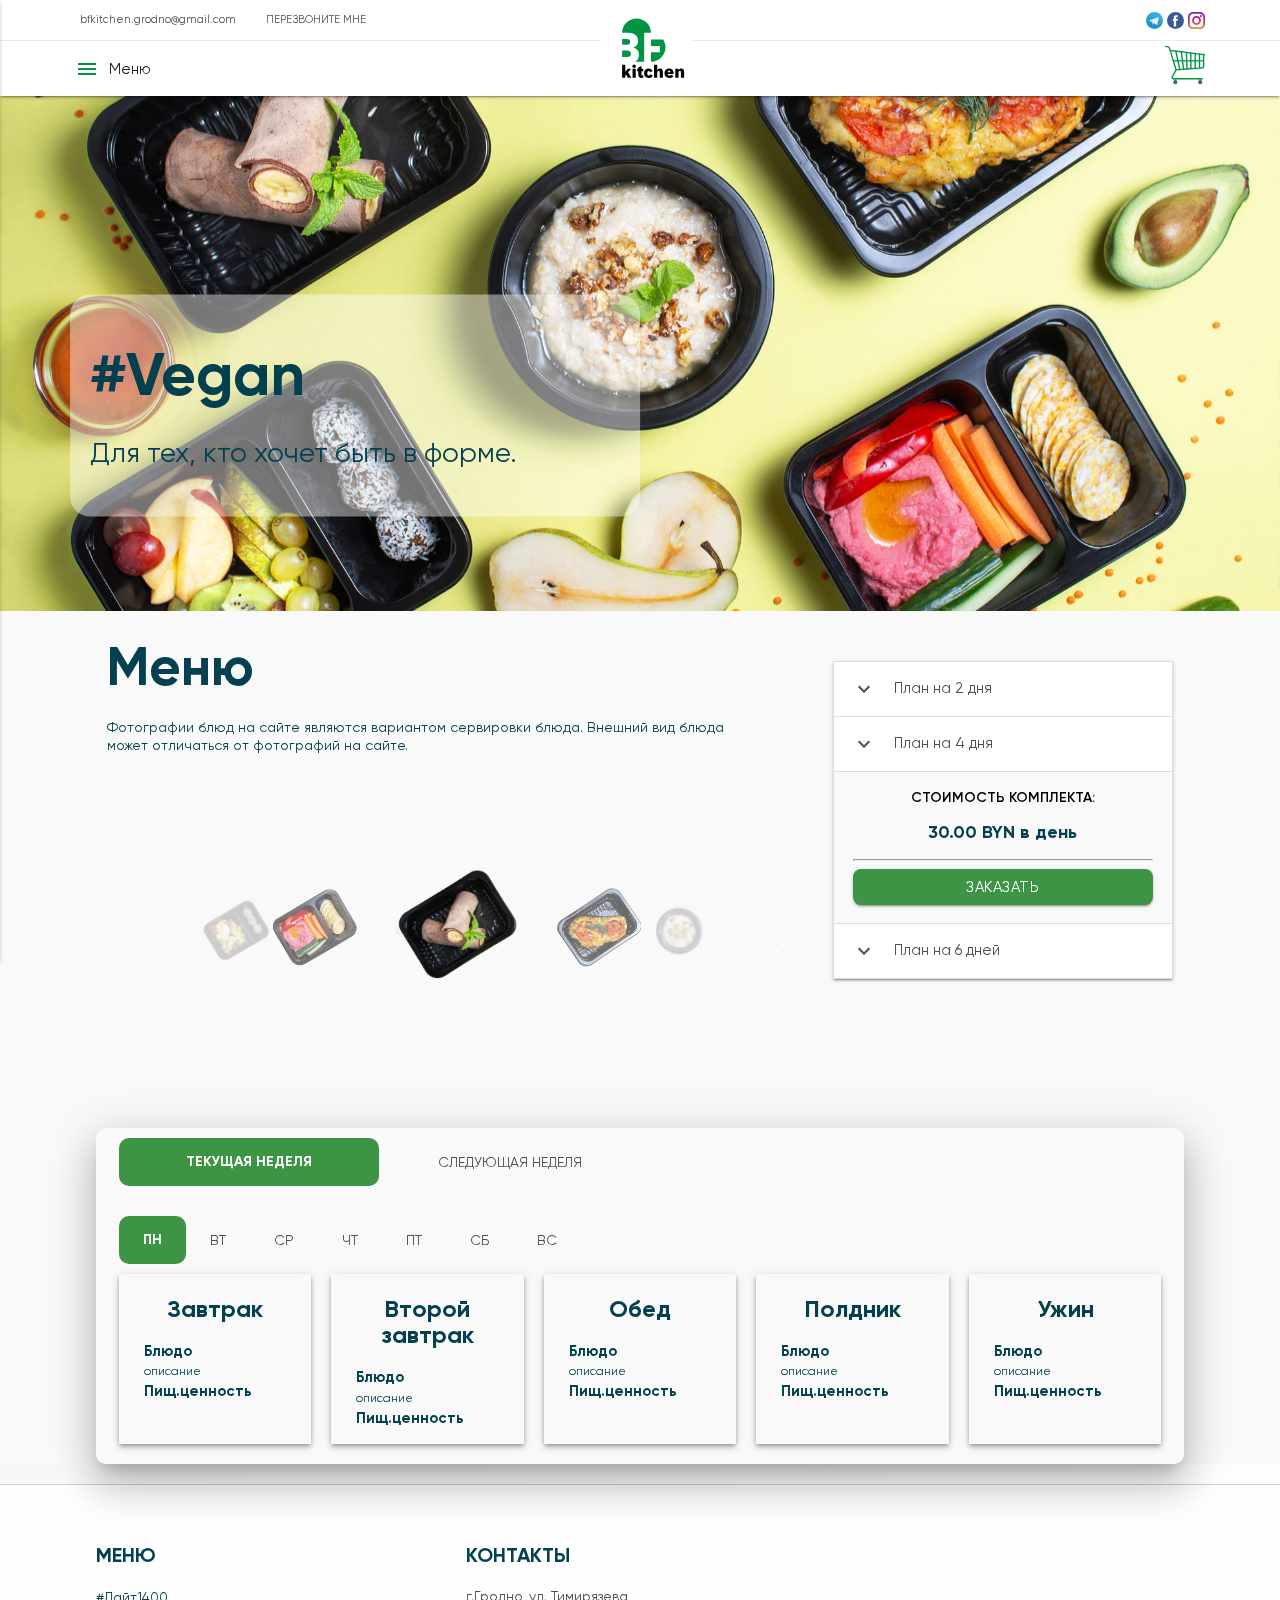
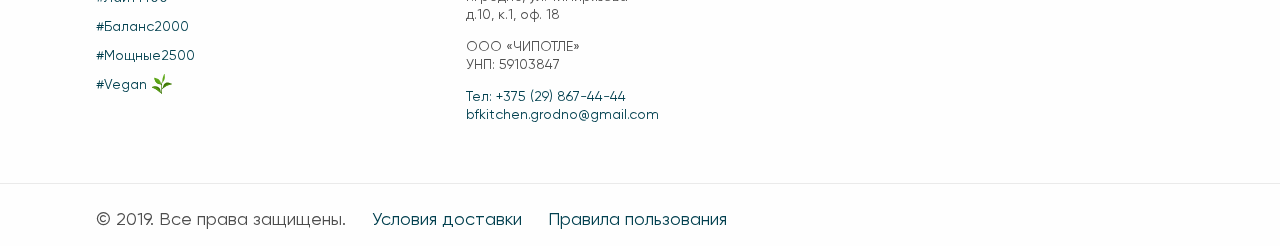
<file: planfour.html>
<!DOCTYPE html>
<html lang="en">

<head>
  <meta charset="UTF-8" />
  <meta name="viewport" content="width=device-width, initial-scale=1" />
  <title>BF kitchen | Здоровое питание в Гродно</title>
  <meta name="description" content="Доставка правильного питания к вам в дом. Правильное питание - залог здоровья!" />
  <link rel="canonical" href="http://bfkitchen.by/" />

  <!-- CSS  -->
  <link href="https://fonts.googleapis.com/icon?family=Material+Icons" rel="stylesheet">
  <link href="css/materialize.css" type="text/css" rel="stylesheet" media="screen,projection" />
  <link href="css/style.css" type="text/css" rel="stylesheet" media="screen,projection" />
  <script src="./js/jsondata.js"></script>
</head>

<body onload="load()">

  <div class="navbar-fixed">
    <nav class="white" role="navigation">
      <div class="top-header">
        <div class="left-menu">
          <div class="container-fluid">
            <div class="top-left-navigation">
              <div class="top-navigation">
                <ul>
                  <li>
                    <a href="mailto:bfkitchen.grodno@gmail.com">bfkitchen.grodno@gmail.com</a>
                  </li>
                  <!-- <li>
                                        <a href="#">ДОСТАВКА</a>
                                    </li> -->
                  <!-- <li>
                                        <a href="#">КОНСУЛЬТАЦИЯ ДИЕТОЛОГА</a>
                                    </li> -->
                  <li>
                    <a class="waves-effect waves-light modal-trigger" href="#callback">ПЕРЕЗВОНИТЕ МНЕ</a>
                  </li>
                </ul>
              </div>
            </div>
            <div class="top-right-social-icons">
              <div class="top-right-menu">
                <div class="social-icons">
                  <a href="#" target="_blank"><img src="./images/icons/telegram.svg" width="17" height="17"></a>
                  <a href="https://www.facebook.com/Bfkitchenby-100219991476826/" target="_blank"><img
                      src="./images/icons/facebook.svg" width="17" height="17"></a>
                  <a href="https://www.instagram.com/bfkitchen.by/" target="_blank"><img
                      src="./images/icons/instagram.svg" width="17" height="17"></a>
                </div>
              </div>
            </div>
          </div>
        </div>
      </div>
      <div class="nav-wrapper container-fluid">
        <div>
          <ul id="nav-mobile" class="side-nav">
            <span class="menu-logo">Menu</span>
            <li><a href="/planone"><span class="planOneName"></span></a></li>
            <li><a href="/plantwo"><span class="planTwoName"></span></a></li>
            <li><a href="/planthree"><span class="planThreeName"></span></a></li>
            <li><a href="/planfour"><span class="planFourName"></span><img class="vegan-img"
                  src="./images/icons/leaf.svg" alt="vegan"></a></li>
            <!-- <li><a href="./planfive.html"><span class="planFiveName"></span></a></li> -->
          </ul>
          <a href="#" data-activates="nav-mobile" class="button-collapse hamburger-icon">
            <i class="material-icons">menu</i>Меню
          </a>
        </div>
        <div>
          <a id="logo-container" href="/" class="brand-logo"><img src="./images/logo-svg.svg" alt="logo"></a>
        </div>
        <div>
          <a href="/cart">
            <img src="./images/icons/shopping-cart.svg">
          </a>
        </div>
      </div>
    </nav>
  </div>
  <section class="site-main-banner site-inner-banner parallax-window" data-parallax="scroll"
    data-image-src="./images/vegan.jpg">
    <div class="banner-inner-content">
      <div class="container">
        <h2><span class="planFourName"></span></h2>
        <p>Для тех, кто хочет быть в форме.</p>
      </div>
    </div>
  </section>
  <section id="options-tabs">

    <div class="row container">
      <div class="col s8">
        <h2>Меню</h2>
        <p>Фотографии блюд на сайте являются вариантом сервировки блюда. Внешний вид блюда может отличаться от
          фотографий на сайте.</p>
        <div class="slider-relative">
          <div class="carousel">
            <a class="carousel-item" href="#one!"><img src="./images/slider-food/planfour/1.png">
            </a>
            <a class="carousel-item" href="#two!"><img src="./images/slider-food/planfour/2.png">
            </a>
            <a class="carousel-item" href="#three!"><img src="./images/slider-food/planfour/3.png">
            </a>
            <a class="carousel-item" href="#four!"><img src="./images/slider-food/planfour/4.png">
            </a>
            <a class="carousel-item" href="#five!"><img src="./images/slider-food/planfour/5.png">
            </a>
          </div>
          <div class="carousel-nav">
            <div class="prev"><img src="./images/icons/back.svg" alt="prev"></div>
            <div class="next"><img src="./images/icons/next.svg" alt="next"></div>
          </div>
        </div>
      </div>
      <div class="col s4">
        <ul class="collapsible" data-collapsible="accordion">
          <li>
            <div class="collapsible-header ">
              <i class="material-icons">expand_more</i>План на<span class="day-plan">2 дня</span>
            </div>
            <div class="collapsible-body">
              <div class="total-current-price">
                <h4>Стоимость комплекта: </h4>
                <p><span class="pFourTDpd"></span> BYN в день</p>
                <hr>
                <p><span class="cost"><span class="pFourTD"></span></span> BYN в неделю</p>
              </div>
              <div class="submit-button">
                <a class="btn btn-primarydark" href="#">Заказать</a>
              </div>
            </div>
          </li>
          <li class="active">
            <div class="collapsible-header active">
              <i class="material-icons">expand_more</i>План на<span class="day-plan">4 дня</span>
            </div>
            <div class="collapsible-body">
              <div class="total-current-price">
                <h4>Стоимость комплекта: </h4>
                <p><span class="pFourFDpd"></span> BYN в день</p>
                <hr>
                <p><span class="cost"><span class="pFourFD"></span></span> BYN в неделю</p>
              </div>
              <div class="submit-button">
                <a class="btn btn-primarydark" href="#">Заказать</a>
              </div>
            </div>
          </li>
          <li>
            <div class="collapsible-header">
              <i class="material-icons">expand_more</i>План на<span class="day-plan">6 дней</span>
            </div>
            <div class="collapsible-body">
              <div class="total-current-price">
                <h4>Стоимость комплекта: </h4>
                <p><span class="pFourSDpd"></span> BYN в день</p>
                <hr>
                <p><span class="cost"><span class="pFourSD"></span></span> BYN в неделю</p>
              </div>
              <div class="submit-button">
                <a class="btn btn-primarydark" href="#">Заказать</a>
              </div>
            </div>
          </li>
        </ul>

      </div>
      <div class="col s12 menus planfour">
        <div class="col s12">
          <ul class="tabs">
            <li class="tab col s3"><a href="#curentweek">Текущая неделя</a></li>
            <li class="tab col s3"><a href="#nextweek">Следующая неделя</a></li>
          </ul>
        </div>
        <div id="curentweek" class="col s12">
          <ul class="tabs">
            <li class="tab col"><a href="#monday">ПН</a></li>
            <li class="tab col"><a href="#tuesday">ВТ</a></li>
            <li class="tab col"><a href="#wednesday">СР</a></li>
            <li class="tab col"><a href="#thursday">ЧТ</a></li>
            <li class="tab col"><a href="#friday">ПТ</a></li>
            <li class="tab col"><a href="#saturday">СБ</a></li>
            <li class="tab col"><a href="#sunday">ВС</a></li>
          </ul>
          <div id="monday">
            <div class="for-textolite">Понедельник</div>
            <div class="days">
              <div class="day__item">
                <h3>Завтрак</h3>
                <ul>
                  <li>Блюдо</li>
                  <li class="desc">описание</li>
                  <li>Пищ.ценность</li>

                </ul>
              </div>
              <div class="day__item">
                <h3>Второй завтрак</h3>
                <ul>
                  <li>Блюдо</li>
                  <li class="desc">описание</li>
                  <li>Пищ.ценность</li>

                </ul>
              </div>
              <div class="day__item">
                <h3>Обед</h3>
                <ul>
                  <li>Блюдо</li>
                  <li class="desc">описание</li>
                  <li>Пищ.ценность</li>

                </ul>
              </div>
              <div class="day__item">
                <h3>Полдник</h3>
                <ul>
                  <li>Блюдо</li>
                  <li class="desc">описание</li>
                  <li>Пищ.ценность</li>

                </ul>
              </div>
              <div class="day__item">
                <h3>Ужин</h3>
                <ul>
                  <li>Блюдо</li>
                  <li class="desc">описание</li>
                  <li>Пищ.ценность</li>

                </ul>
              </div>
            </div>
          </div>
          <div id="tuesday">
            <div class="for-textolite">Вторник</div>
            <div class="days">
              <div class="day__item">
                <h3>Завтрак</h3>
                <ul>
                  <li>Блюдо</li>
                  <li class="desc">описание</li>
                  <li>Пищ.ценность</li>

                </ul>
              </div>
              <div class="day__item">
                <h3>Второй завтрак</h3>
                <ul>
                  <li>Блюдо</li>
                  <li class="desc">описание</li>
                  <li>Пищ.ценность</li>

                </ul>
              </div>
              <div class="day__item">
                <h3>Обед</h3>
                <ul>
                  <li>Блюдо</li>
                  <li class="desc">описание</li>
                  <li>Пищ.ценность</li>

                </ul>
              </div>
              <div class="day__item">
                <h3>Полдник</h3>
                <ul>
                  <li>Блюдо</li>
                  <li class="desc">описание</li>
                  <li>Пищ.ценность</li>

                </ul>
              </div>
              <div class="day__item">
                <h3>Ужин</h3>
                <ul>
                  <li>Блюдо</li>
                  <li class="desc">описание</li>
                  <li>Пищ.ценность</li>

                </ul>
              </div>
            </div>
          </div>
          <div id="wednesday">
            <div class="for-textolite">Среда</div>
            <div class="days">
              <div class="day__item">
                <h3>Завтрак</h3>
                <ul>
                  <li>Блюдо</li>
                  <li class="desc">описание</li>
                  <li>Пищ.ценность</li>

                </ul>
              </div>
              <div class="day__item">
                <h3>Второй завтрак</h3>
                <ul>
                  <li>Блюдо</li>
                  <li class="desc">описание</li>
                  <li>Пищ.ценность</li>

                </ul>
              </div>
              <div class="day__item">
                <h3>Обед</h3>
                <ul>
                  <li>Блюдо</li>
                  <li class="desc">описание</li>
                  <li>Пищ.ценность</li>

                </ul>
              </div>
              <div class="day__item">
                <h3>Полдник</h3>
                <ul>
                  <li>Блюдо</li>
                  <li class="desc">описание</li>
                  <li>Пищ.ценность</li>

                </ul>
              </div>
              <div class="day__item">
                <h3>Ужин</h3>
                <ul>
                  <li>Блюдо</li>
                  <li class="desc">описание</li>
                  <li>Пищ.ценность</li>

                </ul>
              </div>
            </div>
          </div>
          <div id="thursday">
            <div class="for-textolite">Четверг</div>
            <div class="days">
              <div class="day__item">
                <h3>Завтрак</h3>
                <ul>
                  <li>Блюдо</li>
                  <li class="desc">описание</li>
                  <li>Пищ.ценность</li>

                </ul>
              </div>
              <div class="day__item">
                <h3>Второй завтрак</h3>
                <ul>
                  <li>Блюдо</li>
                  <li class="desc">описание</li>
                  <li>Пищ.ценность</li>

                </ul>
              </div>
              <div class="day__item">
                <h3>Обед</h3>
                <ul>
                  <li>Блюдо</li>
                  <li class="desc">описание</li>
                  <li>Пищ.ценность</li>

                </ul>
              </div>
              <div class="day__item">
                <h3>Полдник</h3>
                <ul>
                  <li>Блюдо</li>
                  <li class="desc">описание</li>
                  <li>Пищ.ценность</li>

                </ul>
              </div>
              <div class="day__item">
                <h3>Ужин</h3>
                <ul>
                  <li>Блюдо</li>
                  <li class="desc">описание</li>
                  <li>Пищ.ценность</li>

                </ul>
              </div>
            </div>
          </div>
          <div id="friday">
            <div class="for-textolite">Пятница</div>
            <div class="days">
              <div class="day__item">
                <h3>Завтрак</h3>
                <ul>
                  <li>Блюдо</li>
                  <li class="desc">описание</li>
                  <li>Пищ.ценность</li>

                </ul>
              </div>
              <div class="day__item">
                <h3>Второй завтрак</h3>
                <ul>
                  <li>Блюдо</li>
                  <li class="desc">описание</li>
                  <li>Пищ.ценность</li>

                </ul>
              </div>
              <div class="day__item">
                <h3>Обед</h3>
                <ul>
                  <li>Блюдо</li>
                  <li class="desc">описание</li>
                  <li>Пищ.ценность</li>

                </ul>
              </div>
              <div class="day__item">
                <h3>Полдник</h3>
                <ul>
                  <li>Блюдо</li>
                  <li class="desc">описание</li>
                  <li>Пищ.ценность</li>

                </ul>
              </div>
              <div class="day__item">
                <h3>Ужин</h3>
                <ul>
                  <li>Блюдо</li>
                  <li class="desc">описание</li>
                  <li>Пищ.ценность</li>

                </ul>
              </div>
            </div>
          </div>
          <div id="saturday">
            <div class="for-textolite">Суббота</div>
            <div class="days">
              <div class="day__item">
                <h3>Завтрак</h3>
                <ul>
                  <li>Блюдо</li>
                  <li class="desc">описание</li>
                  <li>Пищ.ценность</li>

                </ul>
              </div>
              <div class="day__item">
                <h3>Второй завтрак</h3>
                <ul>
                  <li>Блюдо</li>
                  <li class="desc">описание</li>
                  <li>Пищ.ценность</li>

                </ul>
              </div>
              <div class="day__item">
                <h3>Обед</h3>
                <ul>
                  <li>Блюдо</li>
                  <li class="desc">описание</li>
                  <li>Пищ.ценность</li>

                </ul>
              </div>
              <div class="day__item">
                <h3>Полдник</h3>
                <ul>
                  <li>Блюдо</li>
                  <li class="desc">описание</li>
                  <li>Пищ.ценность</li>

                </ul>
              </div>
              <div class="day__item">
                <h3>Ужин</h3>
                <ul>
                  <li>Блюдо</li>
                  <li class="desc">описание</li>
                  <li>Пищ.ценность</li>

                </ul>
              </div>
            </div>
          </div>
          <div id="sunday">
            <div class="for-textolite">Воскресенье</div>
            <div class="days">
              <div class="day__item">
                <h3>Завтрак</h3>
                <ul>
                  <li>Блюдо</li>
                  <li class="desc">описание</li>
                  <li>Пищ.ценность</li>

                </ul>
              </div>
              <div class="day__item">
                <h3>Второй завтрак</h3>
                <ul>
                  <li>Блюдо</li>
                  <li class="desc">описание</li>
                  <li>Пищ.ценность</li>

                </ul>
              </div>
              <div class="day__item">
                <h3>Обед</h3>
                <ul>
                  <li>Блюдо</li>
                  <li class="desc">описание</li>
                  <li>Пищ.ценность</li>

                </ul>
              </div>
              <div class="day__item">
                <h3>Полдник</h3>
                <ul>
                  <li>Блюдо</li>
                  <li class="desc">описание</li>
                  <li>Пищ.ценность</li>

                </ul>
              </div>
              <div class="day__item">
                <h3>Ужин</h3>
                <ul>
                  <li>Блюдо</li>
                  <li class="desc">описание</li>
                  <li>Пищ.ценность</li>

                </ul>
              </div>
            </div>
          </div>
        </div>
        <div id="nextweek" class="col s12">
          <ul class="tabs">
            <li class="tab col"><a href="#nextmonday">ПН</a></li>
            <li class="tab col"><a href="#nexttuesday">ВТ</a></li>
            <li class="tab col"><a href="#nextwednesday">СР</a></li>
            <li class="tab col"><a href="#nextthursday">ЧТ</a></li>
            <li class="tab col"><a href="#nextfriday">ПТ</a></li>
            <li class="tab col"><a href="#nextsaturday">СБ</a></li>
            <li class="tab col"><a href="#nextsunday">ВС</a></li>
          </ul>
          <div id="nextmonday">
            <div class="for-textolite">Понедельник</div>
            <div class="days">
              <div class="day__item">
                <h3>Завтрак</h3>
                <ul>
                  <li>Блюдо</li>
                  <li class="desc">описание</li>
                  <li>Пищ.ценность</li>

                </ul>
              </div>
              <div class="day__item">
                <h3>Второй завтрак</h3>
                <ul>
                  <li>Блюдо</li>
                  <li class="desc">описание</li>
                  <li>Пищ.ценность</li>

                </ul>
              </div>
              <div class="day__item">
                <h3>Обед</h3>
                <ul>
                  <li>Блюдо</li>
                  <li class="desc">описание</li>
                  <li>Пищ.ценность</li>

                </ul>
              </div>
              <div class="day__item">
                <h3>Полдник</h3>
                <ul>
                  <li>Блюдо</li>
                  <li class="desc">описание</li>
                  <li>Пищ.ценность</li>

                </ul>
              </div>
              <div class="day__item">
                <h3>Ужин</h3>
                <ul>
                  <li>Блюдо</li>
                  <li class="desc">описание</li>
                  <li>Пищ.ценность</li>

                </ul>
              </div>
            </div>
          </div>
          <div id="nexttuesday">
            <div class="for-textolite">Вторник</div>
            <div class="days">
              <div class="day__item">
                <h3>Завтрак</h3>
                <ul>
                  <li>Блюдо</li>
                  <li class="desc">описание</li>
                  <li>Пищ.ценность</li>

                </ul>
              </div>
              <div class="day__item">
                <h3>Второй завтрак</h3>
                <ul>
                  <li>Блюдо</li>
                  <li class="desc">описание</li>
                  <li>Пищ.ценность</li>

                </ul>
              </div>
              <div class="day__item">
                <h3>Обед</h3>
                <ul>
                  <li>Блюдо</li>
                  <li class="desc">описание</li>
                  <li>Пищ.ценность</li>

                </ul>
              </div>
              <div class="day__item">
                <h3>Полдник</h3>
                <ul>
                  <li>Блюдо</li>
                  <li class="desc">описание</li>
                  <li>Пищ.ценность</li>

                </ul>
              </div>
              <div class="day__item">
                <h3>Ужин</h3>
                <ul>
                  <li>Блюдо</li>
                  <li class="desc">описание</li>
                  <li>Пищ.ценность</li>

                </ul>
              </div>
            </div>
          </div>
          <div id="nextwednesday">
            <div class="for-textolite">Среда</div>
            <div class="days">
              <div class="day__item">
                <h3>Завтрак</h3>
                <ul>
                  <li>Блюдо</li>
                  <li class="desc">описание</li>
                  <li>Пищ.ценность</li>

                </ul>
              </div>
              <div class="day__item">
                <h3>Второй завтрак</h3>
                <ul>
                  <li>Блюдо</li>
                  <li class="desc">описание</li>
                  <li>Пищ.ценность</li>

                </ul>
              </div>
              <div class="day__item">
                <h3>Обед</h3>
                <ul>
                  <li>Блюдо</li>
                  <li class="desc">описание</li>
                  <li>Пищ.ценность</li>

                </ul>
              </div>
              <div class="day__item">
                <h3>Полдник</h3>
                <ul>
                  <li>Блюдо</li>
                  <li class="desc">описание</li>
                  <li>Пищ.ценность</li>

                </ul>
              </div>
              <div class="day__item">
                <h3>Ужин</h3>
                <ul>
                  <li>Блюдо</li>
                  <li class="desc">описание</li>
                  <li>Пищ.ценность</li>

                </ul>
              </div>
            </div>
          </div>
          <div id="nextthursday">
            <div class="for-textolite">Четверг</div>
            <div class="days">
              <div class="day__item">
                <h3>Завтрак</h3>
                <ul>
                  <li>Блюдо</li>
                  <li class="desc">описание</li>
                  <li>Пищ.ценность</li>

                </ul>
              </div>
              <div class="day__item">
                <h3>Второй завтрак</h3>
                <ul>
                  <li>Блюдо</li>
                  <li class="desc">описание</li>
                  <li>Пищ.ценность</li>

                </ul>
              </div>
              <div class="day__item">
                <h3>Обед</h3>
                <ul>
                  <li>Блюдо</li>
                  <li class="desc">описание</li>
                  <li>Пищ.ценность</li>

                </ul>
              </div>
              <div class="day__item">
                <h3>Полдник</h3>
                <ul>
                  <li>Блюдо</li>
                  <li class="desc">описание</li>
                  <li>Пищ.ценность</li>

                </ul>
              </div>
              <div class="day__item">
                <h3>Ужин</h3>
                <ul>
                  <li>Блюдо</li>
                  <li class="desc">описание</li>
                  <li>Пищ.ценность</li>

                </ul>
              </div>
            </div>
          </div>
          <div id="nextfriday">
            <div class="for-textolite">Пятница</div>
            <div class="days">
              <div class="day__item">
                <h3>Завтрак</h3>
                <ul>
                  <li>Блюдо</li>
                  <li class="desc">описание</li>
                  <li>Пищ.ценность</li>

                </ul>
              </div>
              <div class="day__item">
                <h3>Второй завтрак</h3>
                <ul>
                  <li>Блюдо</li>
                  <li class="desc">описание</li>
                  <li>Пищ.ценность</li>

                </ul>
              </div>
              <div class="day__item">
                <h3>Обед</h3>
                <ul>
                  <li>Блюдо</li>
                  <li class="desc">описание</li>
                  <li>Пищ.ценность</li>

                </ul>
              </div>
              <div class="day__item">
                <h3>Полдник</h3>
                <ul>
                  <li>Блюдо</li>
                  <li class="desc">описание</li>
                  <li>Пищ.ценность</li>

                </ul>
              </div>
              <div class="day__item">
                <h3>Ужин</h3>
                <ul>
                  <li>Блюдо</li>
                  <li class="desc">описание</li>
                  <li>Пищ.ценность</li>

                </ul>
              </div>
            </div>
          </div>
          <div id="nextsaturday">
            <div class="for-textolite">Суббота</div>
            <div class="days">
              <div class="day__item">
                <h3>Завтрак</h3>
                <ul>
                  <li>Блюдо</li>
                  <li class="desc">описание</li>
                  <li>Пищ.ценность</li>

                </ul>
              </div>
              <div class="day__item">
                <h3>Второй завтрак</h3>
                <ul>
                  <li>Блюдо</li>
                  <li class="desc">описание</li>
                  <li>Пищ.ценность</li>

                </ul>
              </div>
              <div class="day__item">
                <h3>Обед</h3>
                <ul>
                  <li>Блюдо</li>
                  <li class="desc">описание</li>
                  <li>Пищ.ценность</li>

                </ul>
              </div>
              <div class="day__item">
                <h3>Полдник</h3>
                <ul>
                  <li>Блюдо</li>
                  <li class="desc">описание</li>
                  <li>Пищ.ценность</li>

                </ul>
              </div>
              <div class="day__item">
                <h3>Ужин</h3>
                <ul>
                  <li>Блюдо</li>
                  <li class="desc">описание</li>
                  <li>Пищ.ценность</li>

                </ul>
              </div>
            </div>
          </div>
          <div id="nextsunday">
            <div class="for-textolite">Воскресенье</div>
            <div class="days">
              <div class="day__item">
                <h3>Завтрак</h3>
                <ul>
                  <li>Блюдо</li>
                  <li class="desc">описание</li>
                  <li>Пищ.ценность</li>

                </ul>
              </div>
              <div class="day__item">
                <h3>Второй завтрак</h3>
                <ul>
                  <li>Блюдо</li>
                  <li class="desc">описание</li>
                  <li>Пищ.ценность</li>

                </ul>
              </div>
              <div class="day__item">
                <h3>Обед</h3>
                <ul>
                  <li>Блюдо</li>
                  <li class="desc">описание</li>
                  <li>Пищ.ценность</li>

                </ul>
              </div>
              <div class="day__item">
                <h3>Полдник</h3>
                <ul>
                  <li>Блюдо</li>
                  <li class="desc">описание</li>
                  <li>Пищ.ценность</li>

                </ul>
              </div>
              <div class="day__item">
                <h3>Ужин</h3>
                <ul>
                  <li>Блюдо</li>
                  <li class="desc">описание</li>
                  <li>Пищ.ценность</li>

                </ul>
              </div>
            </div>
          </div>
        </div>
      </div>
    </div>
  </section>
  <footer>
    <div class="container">
      <div class="row">
        <div class="col s4 footer-navigation">
          <div class="footer-menu">
            <h2>МЕНЮ</h2>
            <ul>
              <li><a href="/planone"><span class="planOneName"></span></a>
              </li>
              <li><a href="/plantwo"><span class="planTwoName"></span></a>
              </li>
              <li><a href="/planthree"><span class="planThreeName"></span></a>
              </li>
              <li><a href="/planfour"><span class="planFourName"></span><img class="vegan-img"
                    src="./images/icons/leaf.svg" alt="vegan"></a>
              </li>
              <!-- <li><a href="./planfive.html"><span class="planFiveName"></span></a>
                            </li> -->
            </ul>
          </div>
        </div>
        <div class="col s4 ">
          <div class="footer-menu">
            <h2>КОНТАКТЫ</h2>
            <p>г.Гродно, ул. Тимирязева<br> д.10, к.1, оф. 18</p>
            <p>ООО «ЧИПОТЛЕ» <br> УНП: 59103847</p>
            <p><a href="tel:+375298674444">Тел: +375 (29) 867-44-44</a> <br>
              <a href="mailto:bfkitchen.grodno@gmail.com">bfkitchen.grodno@gmail.com</a></p>
          </div>
        </div>


      </div>
    </div>
    <div class="lower-footer">
      <div class="container">
        <p>© 2019. Все права защищены. <a href="/dostavka">Условия доставки </a> <a href="/pravila">Правила
            пользования</a></p>

      </div>
    </div>
  </footer>

  <div id="thanks" class="modal">
    <div class="modal-content">
      <h4>Заявка принята.</h4>
      <p>В ближайшее время с Вами свяжется наш менеджер.</p>
    </div>
    <div class="modal-footer">
      <a href="#" class="modal-close waves-effect waves-green btn-flat">Хорошо</a>
    </div>
  </div>

  <div id="callback" class="modal w-30">
    <div class="modal-content">
      <h4>Оставьте заявку</h4>
      <blockquote>
        И наш менеджер свяжется с вами!
      </blockquote>
      <form class="col s12" action="recall.php" data-ajax="true" method="post">
        <div class="input-field col s12">
          <input class="nameForm validate" id="nameForm" name="name" type="text" required>
          <label class="active" for="nameForm">Ваше имя</label>
        </div>
        <div class="input-field col s12">
          <input type="tel" id="phoneForm" name="phone" class="phoneForm validate" data-mask="+375(00) 000-00-00"
            required>
          <label class="active" for="phoneForm">Телефон</label>
        </div>
        <button class="btn waves-effect waves-light" type="submit" name="action">Отправить
          <i class="material-icons right">send</i>
        </button>
      </form>
    </div>

  </div>
  <!--  Scripts-->
  <script src="./settings.json"></script>
  <script src="js/jquery.js"></script>
  <script src="js/materialize.js"></script>
  <script src="js/parallax.js"></script>
  <script src="js/jquery.mask.js"></script>
  <script src="js/init.js"></script>

</body>
</file>
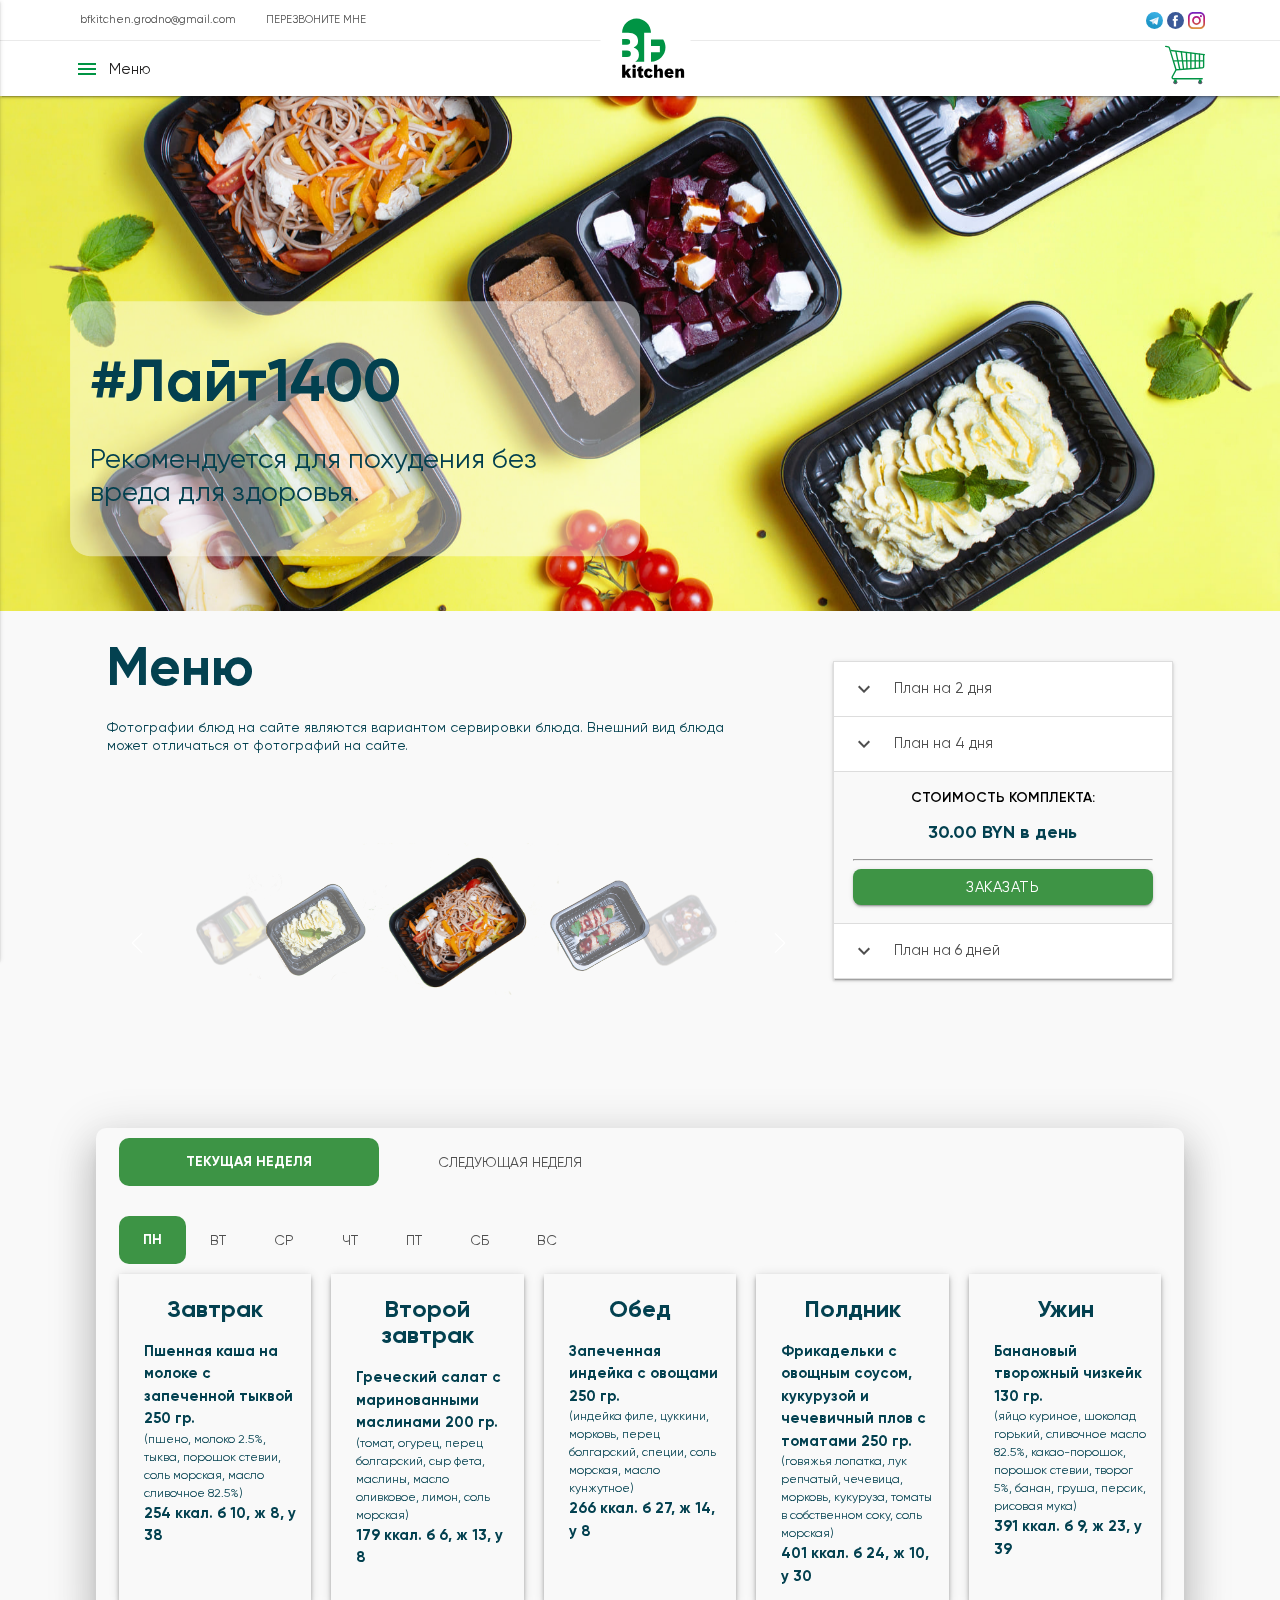
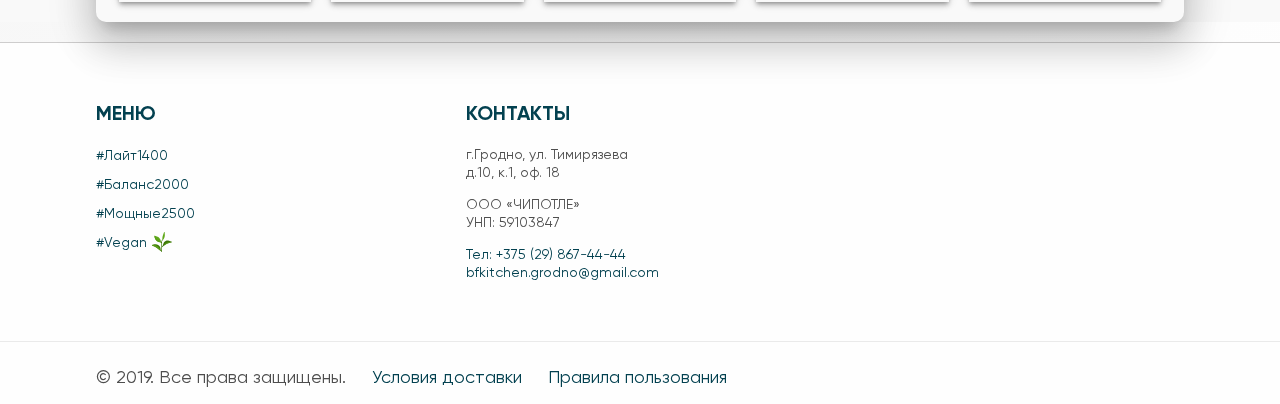
<file: planone.html>
<!DOCTYPE html>
<html lang="en">

<head>
  <meta charset="UTF-8" />
  <meta name="viewport" content="width=device-width, initial-scale=1" />
  <title>BF kitchen | Здоровое питание в Гродно</title>
  <meta name="description" content="Доставка правильного питания к вам в дом. Правильное питание - залог здоровья!" />
  <link rel="canonical" href="http://bfkitchen.by/" />

  <!-- CSS  -->
  <link href="https://fonts.googleapis.com/icon?family=Material+Icons" rel="stylesheet">
  <link href="css/materialize.css" type="text/css" rel="stylesheet" media="screen,projection" />
  <link href="css/style.css" type="text/css" rel="stylesheet" media="screen,projection" />
  <script src="./js/jsondata.js"></script>
</head>

<body onload="load()">

  <div class="navbar-fixed">
    <nav class="white" role="navigation">
      <div class="top-header">
        <div class="left-menu">
          <div class="container-fluid">
            <div class="top-left-navigation">
              <div class="top-navigation">
                <ul>
                  <li>
                    <a href="mailto:bfkitchen.grodno@gmail.com">bfkitchen.grodno@gmail.com</a>

                  </li>
                  <!-- <li>
                    <a href="#">ДОСТАВКА</a>
                  </li> -->
                  <!-- <li>
                    <a href="#">КОНСУЛЬТАЦИЯ ДИЕТОЛОГА</a>
                </li> -->
                  <li>
                    <a class="waves-effect waves-light modal-trigger" href="#callback">ПЕРЕЗВОНИТЕ МНЕ</a>
                  </li>
                </ul>
              </div>
            </div>
            <div class="top-right-social-icons">
              <div class="top-right-menu">
                <div class="social-icons">
                  <a href="#" target="_blank"><img src="./images/icons/telegram.svg" width="17" height="17"></a>
                  <a href="https://www.facebook.com/Bfkitchenby-100219991476826/" target="_blank"><img
                      src="./images/icons/facebook.svg" width="17" height="17"></a>
                  <a href="https://www.instagram.com/bfkitchen.by/" target="_blank"><img
                      src="./images/icons/instagram.svg" width="17" height="17"></a>
                </div>
              </div>
            </div>
          </div>
        </div>
      </div>
      <div class="nav-wrapper container-fluid">
        <div>
          <ul id="nav-mobile" class="side-nav">
            <span class="menu-logo">
              Menu
            </span>
            <li><a href="/planone"><span class="planOneName"></span></a></li>
            <li><a href="/plantwo"><span class="planTwoName"></span></a></li>
            <li><a href="/planthree"><span class="planThreeName"></span></a></li>
            <li><a href="/planfour"><span class="planFourName"></span><img class="vegan-img"
                  src="./images/icons/leaf.svg" alt="vegan"></a></li>
            <!-- <li><a href="./planfive.html"><span class="planFiveName"></span></a></li> -->
          </ul>
          <a href="#" data-activates="nav-mobile" class="button-collapse hamburger-icon"><i
              class="material-icons">menu</i>
            Меню
          </a>
        </div>
        <div>
          <a id="logo-container" href="/" class="brand-logo"><img src="./images/logo-svg.svg" alt="logo"></a>
        </div>
        <div>
          <a href="/cart">
            <img src="./images/icons/shopping-cart.svg">
          </a>
        </div>
      </div>
    </nav>
  </div>
  <section class="site-main-banner site-inner-banner parallax-window" data-parallax="scroll"
    data-image-src="./images/1200.jpg">
    <div class="banner-inner-content">
      <div class="container">
        <h2><span class="planOneName"></span></h2>
        <p>Рекомендуется для похудения без вреда для здоровья.</p>
      </div>
    </div>
  </section>
  <section id="options-tabs">
    <div class="row container">

      <div class="col s8">
        <h2>Меню</h2>
        <p>Фотографии блюд на сайте являются вариантом сервировки блюда. Внешний вид блюда может отличаться от
          фотографий на сайте.</p>
        <div class="slider-relative">
          <div class="carousel">
            <a class="carousel-item" href="#one!"><img src="./images/slider-food/planone/1.png">
            </a>
            <a class="carousel-item" href="#two!"><img src="./images/slider-food/planone/2.png">
            </a>
            <a class="carousel-item" href="#three!"><img src="./images/slider-food/planone/3.png">
            </a>
            <a class="carousel-item" href="#four!"><img src="./images/slider-food/planone/4.png">
            </a>
            <a class="carousel-item" href="#five!"><img src="./images/slider-food/planone/5.png">
            </a>
          </div>

          <div class="prev"><img src="./images/icons/back.svg" alt="prev"></div>
          <div class="next"><img src="./images/icons/next.svg" alt="next"></div>

        </div>
      </div>

      <div class="col s4">
        <ul class="collapsible" data-collapsible="accordion">
          <li class="">
            <div class="collapsible-header">

              <i class="material-icons">expand_more</i>План на<span class="day-plan">2 дня</span>
            </div>
            <div class="collapsible-body">
              <div class="total-current-price">
                <h4>Стоимость комплекта: </h4>
                <p><span class="pOneTDpd"></span> BYN в день</p>
                <hr />
                <p><span class="cost"><span class="pOneTD"></span></span> BYN в неделю</p>
              </div>
              <div class="submit-button">
                <a class="btn btn-primarydark" href="#">Заказать</a>
              </div>
            </div>
          </li>
          <li class="active">
            <div class="collapsible-header active">
              <i class="material-icons">expand_more</i>План на<span class="day-plan">4 дня</span>
            </div>
            <div class="collapsible-body">
              <div class="total-current-price">
                <h4>Стоимость комплекта: </h4>
                <p><span class="pOneFDpd"></span> BYN в день</p>
                <hr />
                <p><span class="cost"><span class="pOneFD"></span></span> BYN в неделю</p>
              </div>
              <div class="submit-button">
                <a class="btn btn-primarydark" href="#">Заказать</a>
              </div>
            </div>
          </li>
          <li>
            <div class="collapsible-header">
              <i class="material-icons">expand_more</i>План на<span class="day-plan">6 дней</span>
            </div>
            <div class="collapsible-body">
              <div class="total-current-price">
                <h4>Стоимость комплекта: </h4>
                <p><span class="pOneSDpd"></span> BYN в день</p>
                <hr />
                <p><span class="cost"><span class="pOneSD"></span></span> BYN в неделю</p>
              </div>
              <div class="submit-button">
                <a class="btn btn-primarydark" href="#">Заказать</a>
              </div>
            </div>
          </li>
        </ul>

      </div>

      <div class="col s12 menus planone">
        <div class="col s12">
          <ul class="tabs">
            <li class="tab col s3"><a href="#curentweek">Текущая неделя</a></li>
            <li class="tab col s3"><a href="#nextweek">Следующая неделя</a></li>
          </ul>
        </div>
        <div id="curentweek" class="col s12">
          <ul class="tabs">
            <li class="tab col"><a href="#monday">ПН</a></li>
            <li class="tab col"><a href="#tuesday">ВТ</a></li>
            <li class="tab col"><a href="#wednesday">СР</a></li>
            <li class="tab col"><a href="#thursday">ЧТ</a></li>
            <li class="tab col"><a href="#friday">ПТ</a></li>
            <li class="tab col"><a href="#saturday">СБ</a></li>
            <li class="tab col"><a href="#sunday">ВС</a></li>
          </ul>
          <div id="monday">
            <div class="for-textolite">Понедельник</div>
            <div class="days">
              <div class="day__item">
                <h3>Завтрак</h3>
                <ul>
                  <li>Пшенная каша на молоке с запеченной тыквой 250 гр.</li>
                  <li class="desc">(пшено, молоко 2.5%, тыква, порошок стевии, соль морская, масло сливочное 82.5%)</li>
                  <li>254 ккал. б 10, ж 8, у 38</li>
                </ul>
              </div>
              <div class="day__item">
                <h3>Второй завтрак</h3>
                <ul>
                  <li>Греческий салат с маринованными маслинами 200 гр.</li>
                  <li class="desc">(томат, огурец, перец болгарский, сыр фета, маслины, масло оливковое, лимон, соль морская)</li>
                  <li>179 ккал. б 6, ж 13, у 8</li>
                </ul>
              </div>
              <div class="day__item">
                <h3>Обед</h3>
                <ul>
                  <li>Запеченная индейка с овощами 250 гр.</li>
                  <li class="desc">(индейка филе, цуккини, морковь, перец болгарский, специи, соль морская, масло кунжутное)</li>
                  <li>266 ккал. б 27, ж 14, у 8</li>

                </ul>
              </div>
              <div class="day__item">
                <h3>Полдник</h3>
                <ul>
                  <li>Фрикадельки с овощным соусом, кукурузой и чечевичный плов с томатами 250 гр.&nbsp;</li>
                  <li class="desc">(говяжья лопатка, лук репчатый, чечевица, морковь, кукуруза, томаты в собственном соку, соль морская)</li>
                  <li>401 ккал. б 24, ж 10, у 30</li>

                </ul>
              </div>
              <div class="day__item">
                <h3>Ужин</h3>
                <ul>
                  <li>Банановый творожный чизкейк 130 гр.</li>
                  <li class="desc">(яйцо куриное, шоколад горький, сливочное масло 82.5%, какао-порошок, порошок стевии, творог 5%, банан, груша, персик, рисовая мука)</li>
                  <li>391 ккал. б 9, ж 23, у 39</li>

                </ul>
              </div>
            </div>
          </div>
          <div id="tuesday">
            <div class="for-textolite">Вторник</div>
            <div class="days">
              <div class="day__item">
                <h3>Завтрак</h3>
                <ul>
                  <li>Овсяная каша с запеченной грушей 280 гр.</li>
                  <li class="desc">(овсяные хлопья, молоко 2,5%, масло сливочное 82,5%, порошок стевии, груша, соль морская)</li>
                  <li>272 ккал. б 8, ж 1, у 17</li>

                </ul>
              </div>
              <div class="day__item">
                <h3>Второй завтрак</h3>
                <ul>
                  <li>Свекла с черносливом 200 гр.</li>
                  <li class="desc">(свекла, чернослив, сметана 15%, ржаные хлебцы, соль морская)</li>
                  <li>230 ккал. б 6, ж 4, у 42</li>

                </ul>
              </div>
              <div class="day__item">
                <h3>Обед</h3>
                <ul>
                  <li>Люля из говядины с фунчозой 250 гр.</li>
                  <li class="desc">(говяжья лопатка, лук репчатый, соль морская, специи, фунчоза, кунжутное масло)</li>
                  <li>340 ккал. б 30, ж 15, у 23</li>

                </ul>
              </div>
              <div class="day__item">
                <h3>Полдник</h3>
                <ul>
                  <li>Ежики из индейки и булгура 250 гр.</li>
                  <li class="desc">(индейка, булгур, лук репчатый, морковь, йогурт греческий, соль морская, специи)</li>
                  <li>235 ккал. б 33, ж 3, у 17</li>

                </ul>
              </div>
              <div class="day__item">
                <h3>Ужин</h3>
                <ul>
                  <li>Шоколадный мусс 150 гр.</li>
                  <li class="desc">описание</li>
                  <li>299 ккал. б 22, ж 16, у 16</li>

                </ul>
              </div>
            </div>
          </div>
          <div id="wednesday">
            <div class="for-textolite">Среда</div>
            <div class="days">
              <div class="day__item">
                <h3>Завтрак</h3>
                <ul>
                  <li>Омлет с тофу 150 гр .</li>
                  <li class="desc">(яйцо куриное, сыр тофу, молоко 2,5%, томат, соль морская)</li>
                  <li>204 ккал. б 16, ж 13, у 4</li>

                </ul>
              </div>
              <div class="day__item">
                <h3>Второй завтрак</h3>
                <ul>
                  <li>Салат из свежих овощей 200 гр.</li>
                  <li class="desc">(томат, огурец, перец болгарский, масло грецкого ореха, салат айсберг, морковь, сельдерей, капуста к/к, соль морская)</li>
                  <li>174 ккал. б 2, ж 15, у 8</li>

                </ul>
              </div>
              <div class="day__item">
                <h3>Обед</h3>
                <ul>
                  <li>Треска тандури со свекольным рисом и сыром фета 250 гр.</li>
                  <li class="desc">(филе трески, специи, йогурт греческий, горчица дижонская, рис, свекла, сыр фета, соль морская)</li>
                  <li>394 ккал. б 31, ж 7, у 51</li>

                </ul>
              </div>
              <div class="day__item">
                <h3>Полдник</h3>
                <ul>
                  <li>Куриные биточки с томатным соусом и кускусом 250 гр.</li>
                  <li class="desc">(филе куриное, бедро куриное, лук репчатый, томаты в собственном соку, специи, соль морская, кускус)</li>
                  <li>320 ккал. б 38, ж 5, у 26</li>

                </ul>
              </div>
              <div class="day__item">
                <h3>Ужин</h3>
                <ul>
                  <li>Малиново-творожный мусс 150 гр.</li>
                  <li class="desc">(творог 5%, малина, сыр творожный, порошок стевии, миндаль)</li>
                  <li>282 ккал. б 20, ж 12, у 22</li>

                </ul>
              </div>
            </div>
          </div>
          <div id="thursday">
            <div class="for-textolite">Четверг</div>
            <div class="days">
              <div class="day__item">
                <h3>Завтрак</h3>
                <ul>
                  <li>Рисовая каша на молоке с курагой 280 гр.</li>
                  <li class="desc">(рис, молоко 2.5%, порошок стевии, курага, соль морская)</li>
                  <li>402 ккал. б 10, ж 15, у 56</li>

                </ul>
              </div>
              <div class="day__item">
                <h3>Второй завтрак</h3>
                <ul>
                  <li>Салат с говядиной, фасолью и томатами 180 гр.</li>
                  <li class="desc">(вырезка говяжья, фасоль красная, фасоль белая, огурец маринованный, томат, салат айсберг, йогурт греческий, горчица дижонская, чеснок гранулированный, соль морская, специи)</li>
                  <li>170 ккал. б 14, ж 8, у 9</li>

                </ul>
              </div>
              <div class="day__item">
                <h3>Обед</h3>
                <ul>
                  <li>Куриная грудка по-тоскански с отварным нутом в томатном соусе 250 гр.</li>
                  <li class="desc">(филе куриное, перец болгарский, нут, томаты в собственном соку)</li>
                  <li>297 ккал. б 43, ж 4, у 20</li>

                </ul>
              </div>
              <div class="day__item">
                <h3>Полдник</h3>
                <ul>
                  <li>Рулет из говядины со шпинатом, рисом и вишневым соусом 250 гр.</li>
                  <li class="desc">(лопатка говяжья, шпинат, лук морковь, соль морская, вишня, порошок стевии, рис)</li>
                  <li>296 ккал. б 23, ж 7, у 34</li>

                </ul>
              </div>
              <div class="day__item">
                <h3>Ужин</h3>
                <ul>
                  <li>Яичница с запеченными томатами 130 гр.</li>
                  <li class="desc">(яйцо куриное, соль морская, томат, зелень)</li>
                  <li>182 ккал. б 14, ж 12, у 3</li>

                </ul>
              </div>
            </div>
          </div>
          <div id="friday">
            <div class="for-textolite">Пятница</div>
            <div class="days">
              <div class="day__item">
                <h3>Завтрак</h3>
                <ul>
                  <li>Пшенная запеканка с творогом 150 гр.</li>
                  <li class="desc">(пшено, творог, яйцо куриное, мука рисовая, порошок стевии, соль морская)</li>
                  <li>280 ккал. б 19, ж 7, у 34</li>

                </ul>
              </div>
              <div class="day__item">
                <h3>Второй завтрак</h3>
                <ul>
                  <li>Свекольный салат с киноа и белой фасолью 200 гр.</li>
                  <li class="desc">(свекла, киноа, томат, крем бальзамический, соль морская, фасоль белая консервированная)</li>
                  <li>130 ккал. б 6, ж 1, у 23</li>

                </ul>
              </div>
              <div class="day__item">
                <h3>Обед</h3>
                <ul>
                  <li>Говядина терияки с кабачком, ананасом и чечевичный плов с томатами 250 гр.</li>
                  <li class="desc">(вырезка говяжья, соус терияки, цукини, томат, ананас, чечевица, соль морская, специи)</li>
                  <li>377 ккал. б 29, ж 16, у 29</li>

                </ul>
              </div>
              <div class="day__item">
                <h3>Полдник</h3>
                <ul>
                  <li>Люля из курицы с соусом ткемали, морковью и кукурузой 200 гр.</li>
                  <li class="desc">(филе куриное, лук репчатый, морковь, кукуруза, соль морская, специи, соус ткемали)</li>
                  <li>342 ккал. б 26, ж 16, у 20</li>

                </ul>
              </div>
              <div class="day__item">
                <h3>Ужин</h3>
                <ul>
                  <li>Сырники с манго 150 гр.</li>
                  <li class="desc">(творог 5%, манго, яйцо куриное, мука рисовая, порошок стевии)</li>
                  <li>241 ккал. б 24, ж 8, у 15</li>

                </ul>
              </div>
            </div>
          </div>
          <div id="saturday">
            <div class="for-textolite">Суббота</div>
            <div class="days">
              <div class="day__item">
                <h3>Завтрак</h3>
                <ul>
                  <li>Кукурузная каша с виноградом и орехами 270 гр.</li>
                  <li class="desc">(кукурузная крупа, молоко 2.5%, вода, виноград, грецкий орех, соль морская, порошок стевии)</li>
                  <li>432 ккал. б 12, ж 7, у 82</li>

                </ul>
              </div>
              <div class="day__item">
                <h3>Второй завтрак</h3>
                <ul>
                  <li>Салат из корейской моркови с курицей 180 гр.</li>
                  <li class="desc">(филе куриное, морковь, специи, масло кунжутное, соль морская, чернослив, лук порей)</li>
                  <li>256 ккал. б 20, ж 11, у 19</li>

                </ul>
              </div>
              <div class="day__item">
                <h3>Обед</h3>
                <ul>
                  <li>Плов из булгура с индейкой 250 гр.</li>
                  <li class="desc">(булгур, индейка, морковь, соль морская, барбарис, томат, специи)</li>
                  <li>302 ккал. б 24, ж 1, у 40</li>

                </ul>
              </div>
              <div class="day__item">
                <h3>Полдник</h3>
                <ul>
                  <li>Яичный ролл с семгой и нежным творогом 180 гр.</li>
                  <li class="desc">(яйцо куриное, молоко 2.5%, семга, творог, сыр творожный, салат айсберг, соль морская, специи)</li>
                  <li>243 ккал. б 20, ж 15, у 4</li>

                </ul>
              </div>
              <div class="day__item">
                <h3>Ужин</h3>
                <ul>
                  <li>Яблоко запеченное с творожно-арахисовым муссом 200 гр.</li>
                  <li class="desc">(яблоко, специи, творог, арахис, порошок стевии, сыр творожный)</li>
                  <li>212 ккал. б 13, ж 8, у 18</li>

                </ul>
              </div>
            </div>
          </div>
          <div id="sunday">
            <div class="for-textolite">Воскресенье</div>
            <div class="days">
              <div class="day__item">
                <h3>Завтрак</h3>
                <ul>
                  <li>Оладьи с грушей 180 гр.</li>
                  <li class="desc">(кефир 2.5%, груша, разрыхлитель, мука овсяная, яйцо куриное)</li>
                  <li>289 ккал. б 12, ж 7, у 54</li>

                </ul>
              </div>
              <div class="day__item">
                <h3>Второй завтрак</h3>
                <ul>
                  <li>Кесадилья с творогом, зеленью и сыром 180 гр.</li>
                  <li class="desc">(тортилья, творог 5%, шпинат, чеддер, специи, соль морская)</li>
                  <li>374 ккал. б 19, ж 15, у 39</li>

                </ul>
              </div>
              <div class="day__item">
                <h3>Обед</h3>
                <ul>
                  <li>Куриное филе в итальянском маринаде с пастой пенне 230 гр.</li>
                  <li class="desc">(филе куриное, тимьян, специи, соль морская, паста пенне, йогурт греческий)</li>
                  <li>324 ккал. б 34, ж 3, у 36</li>

                </ul>
              </div>
              <div class="day__item">
                <h3>Полдник</h3>
                <ul>
                  <li>Треска с томатным соусом и лапшой удон 200 гр.</li>
                  <li class="desc">(филе трески, специи, соль морская, лапша удон, масло кунжутное, перец болгарский, томаты в собственном соку)</li>
                  <li>218 ккал. б 2, ж 1, у 29</li>

                </ul>
              </div>
              <div class="day__item">
                <h3>Ужин</h3>
                <ul>
                  <li>Греческий омлет 180 гр.</li>
                  <li class="desc">(яйцо куриное, маслины, перец болгарский, томат, молоко 2.5%, соль морская, специи)</li>
                  <li>263 ккал. б 18, ж 18, у 4</li>

                </ul>
              </div>
            </div>
          </div>
        </div>
        <div id="nextweek" class="col s12">
          <ul class="tabs">
            <li class="tab col"><a href="#nextmonday">ПН</a></li>
            <li class="tab col"><a href="#nexttuesday">ВТ</a></li>
            <li class="tab col"><a href="#nextwednesday">СР</a></li>
            <li class="tab col"><a href="#nextthursday">ЧТ</a></li>
            <li class="tab col"><a href="#nextfriday">ПТ</a></li>
            <li class="tab col"><a href="#nextsaturday">СБ</a></li>
            <li class="tab col"><a href="#nextsunday">ВС</a></li>
          </ul>
          <div id="nextmonday">
            <div class="for-textolite">Понедельник</div>
            <div class="days">
              <div class="day__item">
                <h3>Завтрак</h3>
                <ul>
                  <li>Блюдо</li>
                  <li class="desc">описание</li>
                  <li>Пищ.ценность</li>

                </ul>
              </div>
              <div class="day__item">
                <h3>Второй завтрак</h3>
                <ul>
                  <li>Блюдо</li>
                  <li class="desc">описание</li>
                  <li>Пищ.ценность</li>

                </ul>
              </div>
              <div class="day__item">
                <h3>Обед</h3>
                <ul>
                  <li>Блюдо</li>
                  <li class="desc">описание</li>
                  <li>Пищ.ценность</li>

                </ul>
              </div>
              <div class="day__item">
                <h3>Полдник</h3>
                <ul>
                  <li>Блюдо</li>
                  <li class="desc">описание</li>
                  <li>Пищ.ценность</li>

                </ul>
              </div>
              <div class="day__item">
                <h3>Ужин</h3>
                <ul>
                  <li>Блюдо</li>
                  <li class="desc">описание</li>
                  <li>Пищ.ценность</li>

                </ul>
              </div>
            </div>
          </div>
          <div id="nexttuesday">
            <div class="for-textolite">Вторник</div>
            <div class="days">
              <div class="day__item">
                <h3>Завтрак</h3>
                <ul>
                  <li>Блюдо</li>
                  <li class="desc">описание</li>
                  <li>Пищ.ценность</li>

                </ul>
              </div>
              <div class="day__item">
                <h3>Второй завтрак</h3>
                <ul>
                  <li>Блюдо</li>
                  <li class="desc">описание</li>
                  <li>Пищ.ценность</li>

                </ul>
              </div>
              <div class="day__item">
                <h3>Обед</h3>
                <ul>
                  <li>Блюдо</li>
                  <li class="desc">описание</li>
                  <li>Пищ.ценность</li>

                </ul>
              </div>
              <div class="day__item">
                <h3>Полдник</h3>
                <ul>
                  <li>Блюдо</li>
                  <li class="desc">описание</li>
                  <li>Пищ.ценность</li>

                </ul>
              </div>
              <div class="day__item">
                <h3>Ужин</h3>
                <ul>
                  <li>Блюдо</li>
                  <li class="desc">описание</li>
                  <li>Пищ.ценность</li>

                </ul>
              </div>
            </div>
          </div>
          <div id="nextwednesday">
            <div class="for-textolite">Среда</div>
            <div class="days">
              <div class="day__item">
                <h3>Завтрак</h3>
                <ul>
                  <li>Блюдо</li>
                  <li class="desc">описание</li>
                  <li>Пищ.ценность</li>

                </ul>
              </div>
              <div class="day__item">
                <h3>Второй завтрак</h3>
                <ul>
                  <li>Блюдо</li>
                  <li class="desc">описание</li>
                  <li>Пищ.ценность</li>

                </ul>
              </div>
              <div class="day__item">
                <h3>Обед</h3>
                <ul>
                  <li>Блюдо</li>
                  <li class="desc">описание</li>
                  <li>Пищ.ценность</li>

                </ul>
              </div>
              <div class="day__item">
                <h3>Полдник</h3>
                <ul>
                  <li>Блюдо</li>
                  <li class="desc">описание</li>
                  <li>Пищ.ценность</li>

                </ul>
              </div>
              <div class="day__item">
                <h3>Ужин</h3>
                <ul>
                  <li>Блюдо</li>
                  <li class="desc">описание</li>
                  <li>Пищ.ценность</li>

                </ul>
              </div>
            </div>
          </div>
          <div id="nextthursday">
            <div class="for-textolite">Четверг</div>
            <div class="days">
              <div class="day__item">
                <h3>Завтрак</h3>
                <ul>
                  <li>Блюдо</li>
                  <li class="desc">описание</li>
                  <li>Пищ.ценность</li>

                </ul>
              </div>
              <div class="day__item">
                <h3>Второй завтрак</h3>
                <ul>
                  <li>Блюдо</li>
                  <li class="desc">описание</li>
                  <li>Пищ.ценность</li>

                </ul>
              </div>
              <div class="day__item">
                <h3>Обед</h3>
                <ul>
                  <li>Блюдо</li>
                  <li class="desc">описание</li>
                  <li>Пищ.ценность</li>

                </ul>
              </div>
              <div class="day__item">
                <h3>Полдник</h3>
                <ul>
                  <li>Блюдо</li>
                  <li class="desc">описание</li>
                  <li>Пищ.ценность</li>

                </ul>
              </div>
              <div class="day__item">
                <h3>Ужин</h3>
                <ul>
                  <li>Блюдо</li>
                  <li class="desc">описание</li>
                  <li>Пищ.ценность</li>

                </ul>
              </div>
            </div>
          </div>
          <div id="nextfriday">
            <div class="for-textolite">Пятница</div>
            <div class="days">
              <div class="day__item">
                <h3>Завтрак</h3>
                <ul>
                  <li>Блюдо</li>
                  <li class="desc">описание</li>
                  <li>Пищ.ценность</li>

                </ul>
              </div>
              <div class="day__item">
                <h3>Второй завтрак</h3>
                <ul>
                  <li>Блюдо</li>
                  <li class="desc">описание</li>
                  <li>Пищ.ценность</li>

                </ul>
              </div>
              <div class="day__item">
                <h3>Обед</h3>
                <ul>
                  <li>Блюдо</li>
                  <li class="desc">описание</li>
                  <li>Пищ.ценность</li>

                </ul>
              </div>
              <div class="day__item">
                <h3>Полдник</h3>
                <ul>
                  <li>Блюдо</li>
                  <li class="desc">описание</li>
                  <li>Пищ.ценность</li>

                </ul>
              </div>
              <div class="day__item">
                <h3>Ужин</h3>
                <ul>
                  <li>Блюдо</li>
                  <li class="desc">описание</li>
                  <li>Пищ.ценность</li>

                </ul>
              </div>
            </div>
          </div>
          <div id="nextsaturday">
            <div class="for-textolite">Суббота</div>
            <div class="days">
              <div class="day__item">
                <h3>Завтрак</h3>
                <ul>
                  <li>Блюдо</li>
                  <li class="desc">описание</li>
                  <li>Пищ.ценность</li>

                </ul>
              </div>
              <div class="day__item">
                <h3>Второй завтрак</h3>
                <ul>
                  <li>Блюдо</li>
                  <li class="desc">описание</li>
                  <li>Пищ.ценность</li>

                </ul>
              </div>
              <div class="day__item">
                <h3>Обед</h3>
                <ul>
                  <li>Блюдо</li>
                  <li class="desc">описание</li>
                  <li>Пищ.ценность</li>

                </ul>
              </div>
              <div class="day__item">
                <h3>Полдник</h3>
                <ul>
                  <li>Блюдо</li>
                  <li class="desc">описание</li>
                  <li>Пищ.ценность</li>

                </ul>
              </div>
              <div class="day__item">
                <h3>Ужин</h3>
                <ul>
                  <li>Блюдо</li>
                  <li class="desc">описание</li>
                  <li>Пищ.ценность</li>

                </ul>
              </div>
            </div>
          </div>
          <div id="nextsunday">
            <div class="for-textolite">Воскресенье</div>
            <div class="days">
              <div class="day__item">
                <h3>Завтрак</h3>
                <ul>
                  <li>Блюдо</li>
                  <li class="desc">описание</li>
                  <li>Пищ.ценность</li>

                </ul>
              </div>
              <div class="day__item">
                <h3>Второй завтрак</h3>
                <ul>
                  <li>Блюдо</li>
                  <li class="desc">описание</li>
                  <li>Пищ.ценность</li>

                </ul>
              </div>
              <div class="day__item">
                <h3>Обед</h3>
                <ul>
                  <li>Блюдо</li>
                  <li class="desc">описание</li>
                  <li>Пищ.ценность</li>

                </ul>
              </div>
              <div class="day__item">
                <h3>Полдник</h3>
                <ul>
                  <li>Блюдо</li>
                  <li class="desc">описание</li>
                  <li>Пищ.ценность</li>

                </ul>
              </div>
              <div class="day__item">
                <h3>Ужин</h3>
                <ul>
                  <li>Блюдо</li>
                  <li class="desc">описание</li>
                  <li>Пищ.ценность</li>

                </ul>
              </div>
            </div>
          </div>
        </div>
      </div>

    </div>
  </section>
  <footer>
    <div class="container">
      <div class="row">
        <div class="col s4 footer-navigation">
          <div class="footer-menu">
            <h2>МЕНЮ</h2>
            <ul>
              <li><a href="/planone"><span class="planOneName"></span></a>
              </li>
              <li><a href="/plantwo"><span class="planTwoName"></span></a>
              </li>
              <li><a href="/planthree"><span class="planThreeName"></span></a>
              </li>
              <li><a href="/planfour"><span class="planFourName"></span><img class="vegan-img"
                    src="./images/icons/leaf.svg" alt="vegan"></a>
              </li>
              <!-- <li><a href="./planfive.html"><span class="planFiveName"></span></a>
                            </li> -->
            </ul>
          </div>
        </div>
        <div class="col s4 ">
          <div class="footer-menu">
            <h2>КОНТАКТЫ</h2>
            <p>г.Гродно, ул. Тимирязева<br> д.10, к.1, оф. 18</p>
            <p>ООО «ЧИПОТЛЕ» <br> УНП: 59103847</p>
            <p><a href="tel:+375298674444">Тел: +375 (29) 867-44-44</a> <br>
              <a href="mailto:bfkitchen.grodno@gmail.com">bfkitchen.grodno@gmail.com</a>
            </p>
          </div>
        </div>


      </div>
    </div>
    <div class="lower-footer">
      <div class="container">
        <p>© 2019. Все права защищены. <a href="/dostavka">Условия доставки </a> <a href="/pravila">Правила
            пользования</a></p>

      </div>
    </div>
  </footer>

  <div id="thanks" class="modal">
    <div class="modal-content">
      <h4>Заявка принята.</h4>
      <p>В ближайшее время с Вами свяжется наш менеджер.</p>
    </div>
    <div class="modal-footer">
      <a href="#" class="modal-close waves-effect waves-green btn-flat">Хорошо</a>
    </div>
  </div>

  <div id="callback" class="modal w-30">
    <div class="modal-content">
      <h4>Оставьте заявку</h4>
      <blockquote>
        И наш менеджер свяжется с вами!
      </blockquote>
      <form class="col s12" action="recall.php" data-ajax="true" method="post">
        <div class="input-field col s12">
          <input class="nameForm validate" id="nameForm" name="name" type="text" required>
          <label class="active" for="nameForm">Ваше имя</label>
        </div>
        <div class="input-field col s12">
          <input type="tel" id="phoneForm" name="phone" class="phoneForm validate" data-mask="+375(00) 000-00-00"
            required>
          <label class="active" for="phoneForm">Телефон</label>
        </div>
        <button class="btn waves-effect waves-light" type="submit" name="action">Отправить
          <i class="material-icons right">send</i>
        </button>
      </form>
    </div>

  </div>

  <!--  Scripts-->
  <script src="./settings.json"></script>
  <script src="js/jquery.js"></script>
  <script src="js/materialize.js"></script>
  <script src="js/parallax.js"></script>
  <script src="js/jquery.mask.js"></script>
  <script src="js/init.js"></script>

</body>
</file>
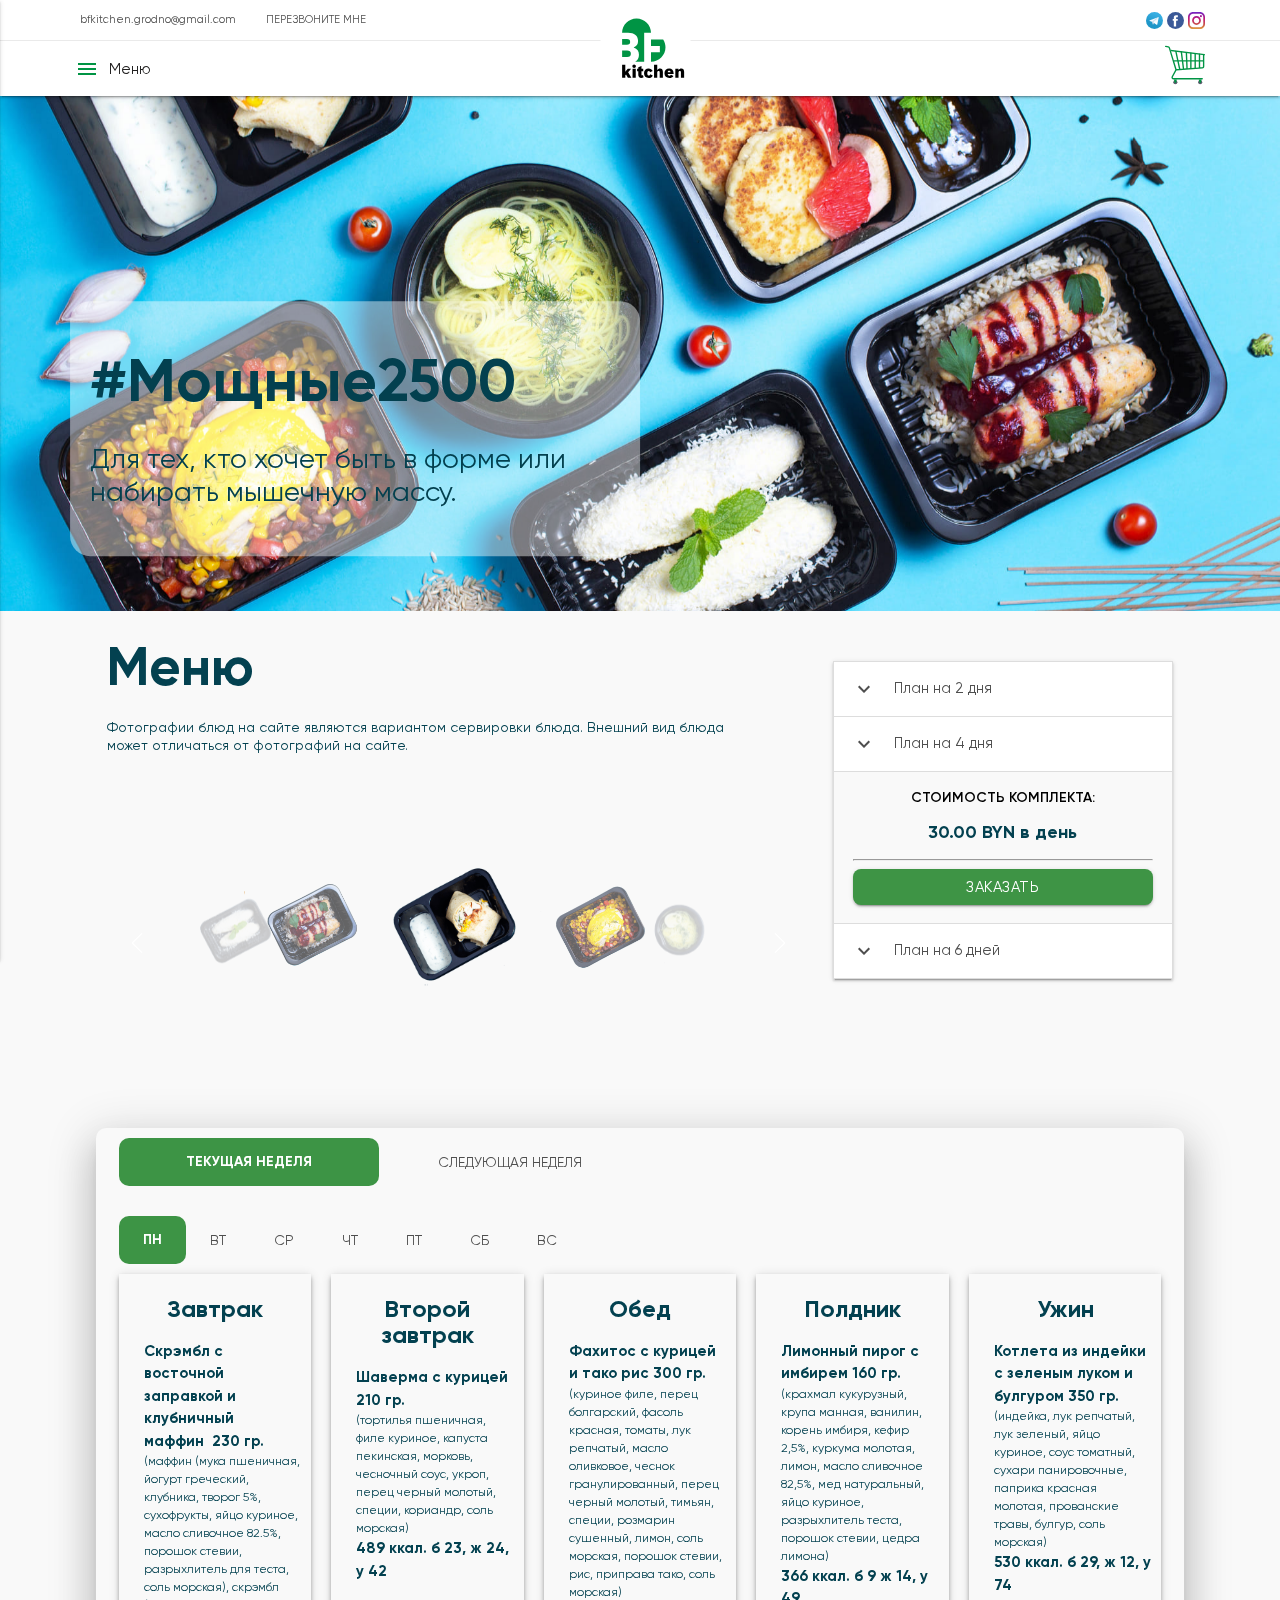
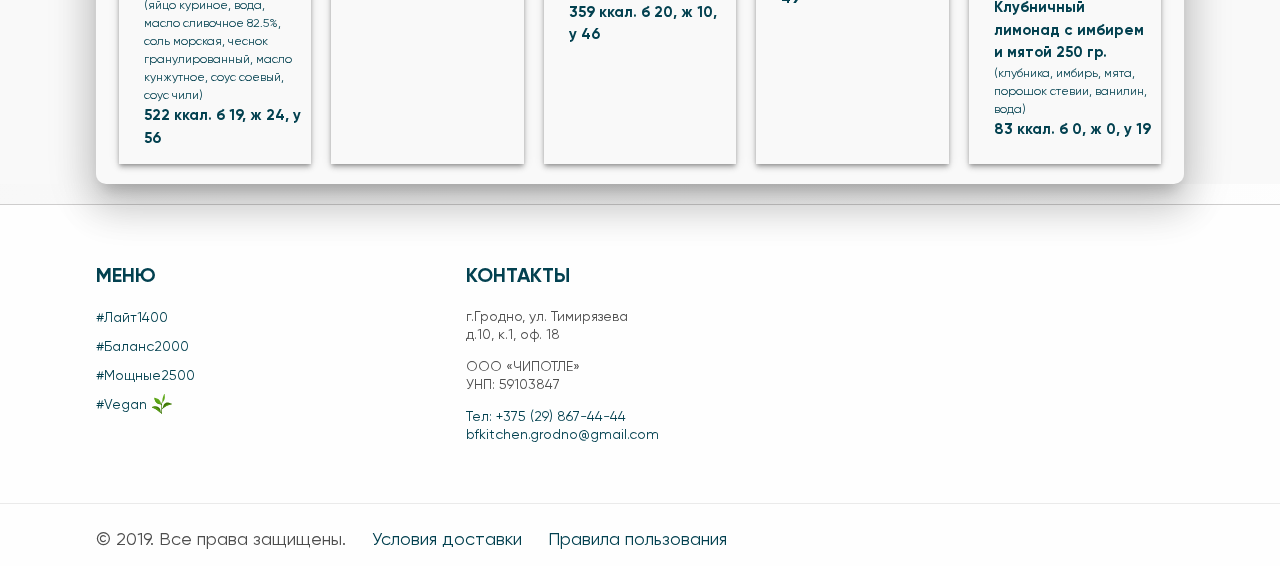
<file: planthree.html>
<!DOCTYPE html>
<html lang="en">

<head>
  <meta charset="UTF-8" />
  <meta name="viewport" content="width=device-width, initial-scale=1" />
  <title>BF kitchen | Здоровое питание в Гродно</title>
  <meta name="description" content="Доставка правильного питания к вам в дом. Правильное питание - залог здоровья!" />
  <link rel="canonical" href="http://bfkitchen.by/" />

  <!-- CSS  -->
  <link href="https://fonts.googleapis.com/icon?family=Material+Icons" rel="stylesheet">
  <link href="css/materialize.css" type="text/css" rel="stylesheet" media="screen,projection" />
  <link href="css/style.css" type="text/css" rel="stylesheet" media="screen,projection" />
  <script src="./js/jsondata.js"></script>
</head>

<body onload="load()">

  <div class="navbar-fixed">
    <nav class="white" role="navigation">
      <div class="top-header">
        <div class="left-menu">
          <div class="container-fluid">
            <div class="top-left-navigation">
              <div class="top-navigation">
                <ul>
                  <li>
                    <a href="mailto:bfkitchen.grodno@gmail.com">bfkitchen.grodno@gmail.com</a>
                  </li>
                  <!-- <li>
                                        <a href="#">ДОСТАВКА</a>
                                    </li> -->
                  <!-- <li>
                                        <a href="#">КОНСУЛЬТАЦИЯ ДИЕТОЛОГА</a>
                                    </li> -->
                  <li>
                    <a class="waves-effect waves-light modal-trigger" href="#callback">ПЕРЕЗВОНИТЕ МНЕ</a>
                  </li>
                </ul>
              </div>
            </div>
            <div class="top-right-social-icons">
              <div class="top-right-menu">
                <div class="social-icons">
                  <a href="#" target="_blank"><img src="./images/icons/telegram.svg" width="17" height="17"></a>
                  <a href="https://www.facebook.com/Bfkitchenby-100219991476826/" target="_blank"><img
                      src="./images/icons/facebook.svg" width="17" height="17"></a>
                  <a href="https://www.instagram.com/bfkitchen.by/" target="_blank"><img
                      src="./images/icons/instagram.svg" width="17" height="17"></a>
                </div>
              </div>
            </div>
          </div>
        </div>
      </div>
      <div class="nav-wrapper container-fluid">
        <div>
          <ul id="nav-mobile" class="side-nav">
            <span class="menu-logo">
              Menu
            </span>
            <li><a href="/planone"><span class="planOneName"></span></a></li>
            <li><a href="/plantwo"><span class="planTwoName"></span></a></li>
            <li><a href="/planthree"><span class="planThreeName"></span></a></li>
            <li><a href="/planfour"><span class="planFourName"></span><img class="vegan-img"
                  src="./images/icons/leaf.svg" alt="vegan"></a></li>
            <!-- <li><a href="./planfive.html"><span class="planFiveName"></span></a></li> -->
          </ul>
          <a href="#" data-activates="nav-mobile" class="button-collapse hamburger-icon"><i
              class="material-icons">menu</i>
            Меню
          </a>
        </div>
        <div>
          <a id="logo-container" href="/" class="brand-logo"><img src="./images/logo-svg.svg" alt="logo"></a>
        </div>
        <div>
          <a href="/cart">
            <img src="./images/icons/shopping-cart.svg">
          </a>
        </div>
      </div>
    </nav>
  </div>
  <section class="site-main-banner site-inner-banner parallax-window" data-parallax="scroll"
    data-image-src="./images/2500.jpg">
    <div class="banner-inner-content">
      <div class="container">
        <h2><span class="planThreeName"></span></h2>
        <p>Для тех, кто хочет быть в форме или набирать мышечную массу.</p>
      </div>
    </div>
  </section>
  <section id="options-tabs">
    <div class="row container">
      <div class="col s8">
        <h2>Меню</h2>
        <p>Фотографии блюд на сайте являются вариантом сервировки блюда. Внешний вид блюда может отличаться от
          фотографий на сайте.</p>
        <div class="slider-relative">
          <div class="carousel">

            <a class="carousel-item" href="#one!"><img src="./images/slider-food/planthree/1.png">
            </a>
            <a class="carousel-item" href="#two!"><img src="./images/slider-food/planthree/2.png">
            </a>
            <a class="carousel-item" href="#three!"><img src="./images/slider-food/planthree/3.png">
            </a>
            <a class="carousel-item" href="#four!"><img src="./images/slider-food/planthree/4.png">
            </a>
            <a class="carousel-item" href="#five!"><img src="./images/slider-food/planthree/5.png">
            </a>
            <a class="carousel-item" href="#six!"><img src="./images/slider-food/planthree/6.png">
            </a>
          </div>
          <div class="carousel-nav">
            <div class="prev"><img src="./images/icons/back.svg" alt="prev"></div>
            <div class="next"><img src="./images/icons/next.svg" alt="next"></div>
          </div>
        </div>
      </div>
      <div class="col s4">
        <ul class="collapsible" data-collapsible="accordion">
          <li>
            <div class="collapsible-header ">
              <i class="material-icons">expand_more</i>План на<span class="day-plan">2 дня</span>
            </div>
            <div class="collapsible-body">
              <div class="total-current-price">
                <h4>Стоимость комплекта: </h4>
                <p><span class="pThreeTDpd"></span> BYN в день</p>
                <hr>
                <p><span class="cost"><span class="pThreeTD"></span></span> BYN в неделю</p>
              </div>
              <div class="submit-button">
                <a class="btn btn-primarydark" href="#">Заказать</a>
              </div>
            </div>
          </li>
          <li class="active">
            <div class="collapsible-header active">
              <i class="material-icons">expand_more</i>План на<span class="day-plan">4 дня</span>
            </div>
            <div class="collapsible-body">
              <div class="total-current-price">
                <h4>Стоимость комплекта: </h4>
                <p><span class="pThreeFDpd"></span> BYN в день</p>
                <hr>
                <p><span class="cost"><span class="pThreeFD"></span></span> BYN в неделю</p>
              </div>
              <div class="submit-button">
                <a class="btn btn-primarydark" href="#">Заказать</a>
              </div>
            </div>
          </li>
          <li>
            <div class="collapsible-header">
              <i class="material-icons">expand_more</i>План на<span class="day-plan">6 дней</span>
            </div>
            <div class="collapsible-body">
              <div class="total-current-price">
                <h4>Стоимость комплекта: </h4>
                <p><span class="pThreeSDpd"></span> BYN в день</p>
                <hr>
                <p><span class="cost"><span class="pThreeSD"></span></span> BYN в неделю</p>
              </div>
              <div class="submit-button">
                <a class="btn btn-primarydark" href="#">Заказать</a>
              </div>
            </div>
          </li>
        </ul>
      </div>
      <div class="col s12 menus planthree">
        <div class="col s12">
          <ul class="tabs">
            <li class="tab col s3"><a href="#curentweek">Текущая неделя</a></li>
            <li class="tab col s3"><a href="#nextweek">Следующая неделя</a></li>
          </ul>
        </div>
        <div id="curentweek" class="col s12">
          <ul class="tabs">
            <li class="tab col"><a href="#monday">ПН</a></li>
            <li class="tab col"><a href="#tuesday">ВТ</a></li>
            <li class="tab col"><a href="#wednesday">СР</a></li>
            <li class="tab col"><a href="#thursday">ЧТ</a></li>
            <li class="tab col"><a href="#friday">ПТ</a></li>
            <li class="tab col"><a href="#saturday">СБ</a></li>
            <li class="tab col"><a href="#sunday">ВС</a></li>
          </ul>
          <div id="monday">
            <div class="for-textolite">Понедельник</div>
            <div class="days">
              <div class="day__item">
                <h3>Завтрак</h3>
                <ul>
                  <li>Скрэмбл с восточной заправкой и клубничный маффин&nbsp;&nbsp;230 гр.</li>
                  <li class="desc">(маффин (мука пшеничная, йогурт греческий, клубника, творог 5%, сухофрукты, яйцо
                    куриное, масло сливочное 82.5%, порошок стевии, разрыхлитель для теста, соль морская), скрэмбл (яйцо
                    куриное, вода, масло сливочное 82.5%, соль морская, чеснок гранулированный, масло кунжутное, соус
                    соевый, соус чили)</li>
                  <li>522 ккал. б 19, ж 24, у 56</li>

                </ul>
              </div>
              <div class="day__item">
                <h3>Второй завтрак</h3>
                <ul>
                  <li>Шаверма с курицей 210 гр.</li>
                  <li class="desc">(тортилья пшеничная, филе куриное, капуста пекинская, морковь, чесночный соус, укроп,
                    перец черный молотый, специи, кориандр, соль морская)</li>
                  <li>489 ккал. б 23, ж 24, у 42</li>

                </ul>
              </div>
              <div class="day__item">
                <h3>Обед</h3>
                <ul>
                  <li>Фахитос с курицей и тако рис 300 гр.</li>
                  <li class="desc">(куриное филе, перец болгарский, фасоль красная, томаты, лук репчатый, масло
                    оливковое, чеснок гранулированный, перец черный молотый, тимьян, специи, розмарин сушенный, лимон,
                    соль морская, порошок стевии, рис, приправа тако, соль морская)</li>
                  <li>359 ккал. б 20, ж 10, у 46</li>

                </ul>
              </div>
              <div class="day__item">
                <h3>Полдник</h3>
                <ul>
                  <li>Лимонный пирог с имбирем 160 гр.</li>
                  <li class="desc">(крахмал кукурузный, крупа манная, ванилин, корень имбиря, кефир 2,5%, куркума
                    молотая, лимон, масло сливочное 82,5%, мед натуральный, яйцо куриное, разрыхлитель теста, порошок
                    стевии, цедра лимона)</li>
                  <li>366 ккал. б 9 ж 14, у 49</li>

                </ul>
              </div>
              <div class="day__item">
                <h3>Ужин</h3>
                <ul>
                  <li>Котлета из индейки с зеленым луком и булгуром 350 гр.</li>
                  <li class="desc">(индейка, лук репчатый, лук зеленый, яйцо куриное, соус томатный, сухари
                    панировочные, паприка красная молотая, прованские травы, булгур, соль морская)</li>
                  <li>530 ккал. б 29, ж 12, у 74</li>
                  <li>Клубничный лимонад с имбирем и мятой 250 гр.</li>
                  <li class="desc">(клубника, имбирь, мята, порошок стевии, ванилин, вода)</li>
                  <li>83 ккал. б 0, ж 0, у 19</li>
                </ul>
              </div>
            </div>
          </div>
          <div id="tuesday">
            <div class="for-textolite">Вторник</div>
            <div class="days">
              <div class="day__item">
                <h3>Завтрак</h3>
                <ul>
                  <li>Шакшука с рукколой. Клубничный торт 390 гр.&nbsp;</li>
                  <li class="desc">(шакшука (творог 5%, молоко 2.5%, белок , соус песто, семена подсолнечника, мука
                    пшеничная, соль морская), торт (мука пшеничная, яйцо куриное, творог 5%, хлопья геркулеса, йогурт
                    греческий, клубника, разрыхлитель, порошок стевии)</li>
                  <li>567 ккал. б 42 ж 17 у 60</li>

                </ul>
              </div>
              <div class="day__item">
                <h3>Второй завтрак</h3>
                <ul>
                  <li>Картофельный пирог с курицей 200 гр.&nbsp;</li>
                  <li class="desc">(картофель, куриное филе, сыр моцарелла, масло сливочное 82.5%, яйцо куриное, томат,
                    морковь, лук репчатый, перец черный молотый, чеснок гранулированный, соль морская, порошок стевии)
                  </li>
                  <li>279 ккал. б 14, ж 12, у 27</li>

                </ul>
              </div>
              <div class="day__item">
                <h3>Обед</h3>
                <ul>
                  <li>Котлета под сырным соусом и гречкой 240 гр.&nbsp;</li>
                  <li class="desc">(котлета (говяжья лопатка, куриное филе, филе куриного бедра, яйцо куриное, чеснок
                    гранулированный, лук репчатый, сухари панировочные, перец черный молотый, соль морская), соус
                    (молоко 2.5%, масло сливочное 82.5%, сыр моцарелла, крахмал кукурузный, чеснок гранулированный,
                    мускатный орех, соль морская)</li>
                  <li>450 ккал. б 21, ж 19, у 47</li>

                </ul>
              </div>
              <div class="day__item">
                <h3>Полдник</h3>
                <ul>
                  <li>Запеченные сырники из творога 260 гр.&nbsp;</li>
                  <li class="desc">(творог 5%, яйцо куриное, крахмал кукурузный, соль морская, порошок стевии, ванилин,
                    джем клубничный)</li>
                  <li>429 ккал. б 39, ж 14, у 35</li>

                </ul>
              </div>
              <div class="day__item">
                <h3>Ужин</h3>
                <ul>
                  <li>Рагу в томатном соусе с фузилли 400 гр.</li>
                  <li class="desc">(филе куриное, морковь, лук репчатый, паприка красная молотая, перец черный молотый,
                    порошок стевии, специи, соль морская, тимьян, томатная паста, чеснок гранулированный, фузилли,
                    моцарелла)</li>
                  <li>536 ккал. б 28, ж 1, у 75</li>
                  <li>Пряный лимонад с имбирем 270 гр.&nbsp;</li>
                  <li class="desc">(вода, имбирь, бадьян, гвоздика, корица молотая, лимон, порошок стевии)</li>
                  <li>150 ккал. б 0, ж 0, у 34</li>

                </ul>
              </div>
            </div>
          </div>
          <div id="wednesday">
            <div class="for-textolite">Среда</div>
            <div class="days">
              <div class="day__item">
                <h3>Завтрак</h3>
                <ul>
                  <li>Омлет с паприкой. Маффин сникерс 220 гр.&nbsp;</li>
                  <li class="desc">(омлет (яйцо куриное, молоко 2,5%, перец болгарский, копченая паприка, прованские
                    травы, соль морская), маффин (мука пшеничная, молоко 2,5%, яйцо куриное, арахис, какао-порошок,
                    разрыхлитель, ванилин, соль морская, порошок стевии)&nbsp;</li>
                  <li>552 ккал. б 31, ж 20, у 45</li>

                </ul>
              </div>
              <div class="day__item">
                <h3>Второй завтрак</h3>
                <ul>
                  <li>Буррито цезарь 250 гр.&nbsp;</li>
                  <li class="desc">(тортилья пшеничная, куриное филе капуста пекинская, томат, сыр моцарелла, соус
                    цезарь, специи, перец черный молотый, соль морская)</li>
                  <li>440 ккал. б 17, ж 28, у 42</li>

                </ul>
              </div>
              <div class="day__item">
                <h3>Обед</h3>
                <ul>
                  <li>Говядина с пряным тыквенным соусом и рис карри 290 гр.&nbsp;</li>
                  <li class="desc">(говяжья лопатка, соус бешамель (молоко 2.5%, масло кунжутное, тыква, паста карри,
                    карри молотый, мука рисовая), соль морская, рис, карри молотый)</li>
                  <li>412 ккал. б 18, ж 15, у 46</li>

                </ul>
              </div>
              <div class="day__item">
                <h3>Полдник</h3>
                <ul>
                  <li>Малиновый тарт с кокосом 200 гр.&nbsp;</li>
                  <li class="desc">(творог 5%, яйцо куриное, масло сливочное 82,5%, хлопья овсяные, ванилин, кокосовая
                    стружка, корица молотая, малина, порошок стевии, сыр креметте)</li>
                  <li>507 ккал. б 32, ж 24, у 30</li>

                </ul>
              </div>
              <div class="day__item">
                <h3>Ужин</h3>
                <ul>
                  <li>Курица в сливочном соусе с гречкой 200 гр.&nbsp;</li>
                  <li class="desc">(филе куриное, молоко 2.5%, базилик сушенный, бульон куриный, лук репчатый, масло
                    сливочное 82.5%, морковь, мука рисовая, орех мускатный, перец черный молотый, петрушка, сливки 22%,
                    соль морская, укроп, чеснок гранулированный)</li>
                  <li>311 ккал. б 10, ж 18, у 35</li>
                  <li>Пряный лимонад с вишней 270 гр.</li>
                  <li class="desc">(вода, вишня, бадьян, гвоздика, корица молотая, лимон, порошок стевии)</li>
                  <li>166 ккал. б 0, ж 0, у 40</li>
                </ul>
              </div>
            </div>
          </div>
          <div id="thursday">
            <div class="for-textolite">Четверг</div>
            <div class="days">
              <div class="day__item">
                <h3>Завтрак</h3>
                <ul>
                  <li>Банановый брауни. Нежный омлет с сыром 230 гр.</li>
                  <li class="desc">(брауни (мука рисовая, какао-порошок, банан, белок яичный, молоко 2.5%, масло
                    сливочное 82.5%,яйцо куриное, порошок стевии, разрыхлитель), омлет (яйцо куриное, молоко 2.5%, сыр
                    моцарелла, специи)</li>
                  <li>578 ккал.&nbsp;</li>

                </ul>
              </div>
              <div class="day__item">
                <h3>Второй завтрак</h3>
                <ul>
                  <li>Хашбраун с говядиной и йогуртовым соусом&nbsp; 288 гр.</li>
                  <li class="desc">(картофельные хлопья, говяжья лопатка, моцарелла, укроп, чеснок гранулированный,
                    куркума, яйцо куриное, соль морская, вода, йогурт греческий)</li>
                  <li>393 ккал.</li>

                </ul>
              </div>
              <div class="day__item">
                <h3>Обед</h3>
                <ul>
                  <li>Тефтели под соусом чили с мятой и булгур с паприкой 310 гр.</li>
                  <li class="desc">(филе куриное, молоко, яйцо куриное, лук репчатый, рисовая мука, перец черный, соль
                    морская, соус (томаты, сладкий чили, мята), булгур, перец болгарский, соль морская)</li>
                  <li>368 ккал.</li>

                </ul>
              </div>
              <div class="day__item">
                <h3>Полдник</h3>
                <ul>
                  <li>Сырники с изюмом 180 гр.</li>
                  <li class="desc">(творог 5%, мука рисовая, мука льняная, мука овсяная, яйцо куриное, изюм, ванилин,
                    порошок стевии, соль морская, джем клубничный)</li>
                  <li>355 ккал.</li>

                </ul>
              </div>
              <div class="day__item">
                <h3>Ужин</h3>
                <ul>
                  <li>Филе трески с пюре картофельным и зеленью 380 гр.</li>
                  <li class="desc">(филе трески, перец черный молотый, соль морская, картофель, масло сливочное 82.5%,
                    петрушка, лук репчатый, соль морская)</li>
                  <li>497 ккал.</li>
                  <li>Облепиховый морс с апельсином 300 гр.</li>
                  <li class="desc">(облепиха, сок апельсина, порошок стевии, вода)</li>
                  <li>175 ккал.</li>
                </ul>
              </div>
            </div>
          </div>
          <div id="friday">
            <div class="for-textolite">Пятница</div>
            <div class="days">
              <div class="day__item">
                <h3>Завтрак</h3>
                <ul>
                  <li>Морковные маффины с изюмом и творожный омлет с томатами 250 гр.</li>
                  <li class="desc">(маффин (мука рисовая, молоко 2.5%, яйцо куриное, морковь, изюм, корица молотая, орех
                    мускатный, семена подсолнечника, ванилин, порошок стевии, разрыхлитель), омлет (яйцо куриное, творог
                    5%, соус томатный, укроп, прованские травы, соль морская, чеснок гранулированный)</li>
                  <li>515 ккал.</li>

                </ul>
              </div>
              <div class="day__item">
                <h3>Второй завтрак</h3>
                <ul>
                  <li>Вок с индейкой и свининой 255 гр.</li>
                  <li class="desc">(лапша удон, лук репчатый, морковь, перец болгарский, томаты в с/с, соус чили
                    сладкий, порошок стевии, соус соевый, базилик, чеснок гранулированный, тимьян, индейка, перец черный
                    молотый, розмарин, свинина вырезка, кунжут, соль)</li>
                  <li>396 ккал.</li>

                </ul>
              </div>
              <div class="day__item">
                <h3>Обед</h3>
                <ul>
                  <li>Котлета из кролика с беконом и гречка с овощами 320 гр.&nbsp;</li>
                  <li class="desc">(кролик, бекон, лук репчатый, яйцо куриное, натуральное пищевое волокно, перец черный
                    молотый, соль морская, мука рисовая, чеснок гранулированный, гречка, перец болгарский, морковь,
                    бальзамический уксус, масло оливковое)</li>
                  <li>576 ккал.</li>

                </ul>
              </div>
              <div class="day__item">
                <h3>Полдник</h3>
                <ul>
                  <li>Яблочные кексы с изюмом и грецким орехом 130 гр.</li>
                  <li class="desc">(мука пшеничная, яблоки, изюм, орех грецкий, порошок стевии, корица молотая, соль
                    морская)</li>
                  <li>335 ккал.</li>

                </ul>
              </div>
              <div class="day__item">
                <h3>Ужин</h3>
                <ul>
                  <li>Строганов из свинины и гречка с грибами 350 гр.</li>
                  <li class="desc">(вырезка свиная, масло сливочное, молоко 2.5%, крахмал кукурузный, орех мускатный,
                    перец черный, специи, соль морская, гречка, шампиньоны, лук репчатый)</li>
                  <li>499 ккал.</li>
                  <li>Холодный чай с клюквой и апельсином 300 гр.</li>
                  <li class="desc">(чай зеленый, порошок стевии, лимон, апельсин, клюква, апельсин, мята)</li>
                  <li>77 ккал.</li>
                </ul>
              </div>
            </div>
          </div>
          <div id="saturday">
            <div class="for-textolite">Суббота</div>
            <div class="days">
              <div class="day__item">
                <h3>Завтрак</h3>
                <ul>
                  <li>Панкейки с изюмом и фундуком. Овсяная каша с черной смородиной 380 гр.</li>
                  <li class="desc">(каша (хлопья овсяные, масло сливочное, молоко 2.5%, порошок стевии, смородина
                    черная), панкейки (мука рисовая, яйцо куриное, молоко 2.5%, курага, изюм, фундук, хлопья овсяные,
                    порошок стевии, разрыхлитель, соль морская)</li>
                  <li>627 ккал.</li>

                </ul>
              </div>
              <div class="day__item">
                <h3>Второй завтрак</h3>
                <ul>
                  <li>Итальянский салат с фузилли и ветчиной 165 гр.</li>
                  <li class="desc">(ветчина из индейки, перец болгарский, морковь, кукуруза консервированная, паста
                    фузилли, соль морская, заправка (базилик, петрушка, кедровый орех, соус табаско, масло оливковое,
                    чеснок гранулированный, сок лимона)</li>
                  <li>293 ккал.</li>

                </ul>
              </div>
              <div class="day__item">
                <h3>Обед</h3>
                <ul>
                  <li>Сэндвич с кремом из семги и зелени 196 гр.</li>
                  <li class="desc">(хлеб мультизерновой, семга с/с, творог 5%, салат айсберг, огурцы маринованные,
                    укроп, сливочный соус, чеснок гранулированный)</li>
                  <li>407 ккал.</li>

                </ul>
              </div>
              <div class="day__item">
                <h3>Полдник</h3>
                <ul>
                  <li>Ленивые вареники 220 гр.</li>
                  <li class="desc">(мука рисовая, мука овсяная, мука пшеничная, крупа манная, творог, яйцо куриное, соль
                    морская, порошок стевии, джем вишневый)</li>
                  <li>400 ккал.&nbsp;</li>

                </ul>
              </div>
              <div class="day__item">
                <h3>Ужин</h3>
                <ul>
                  <li>Куриные оладьи со спагетти 320 гр.&nbsp;</li>
                  <li class="desc">(куриное филе, яйцо куриное, лук репчатый, мука овсяная, перец черный молотый,
                    петрушка, соус цезарь, соль морская, спагетти)</li>
                  <li>522 ккал.</li>
                  <li>Грушевый лимонад 300 гр.</li>
                  <li class="desc">(вода, груша, лимон, порошок стевии)</li>
                  <li>218 ккал.&nbsp;</li>
                </ul>
              </div>
            </div>
          </div>
          <div id="sunday">
            <div class="for-textolite">Воскресенье</div>
            <div class="days">
              <div class="day__item">
                <h3>Завтрак</h3>
                <ul>
                  <li>Гранола с персиковым йогуртом 300 гр.</li>
                  <li class="desc">(арахис, овсяные хлопья, семена подсолнечника, персик, йогурт, какао-порошок, крахмал
                    кукурузный, мед натуральный, порошок стевии, ванилин)</li>
                  <li>616 ккал.&nbsp;</li>

                </ul>
              </div>
              <div class="day__item">
                <h3>Второй завтрак</h3>
                <ul>
                  <li>Вок с копченой курицей 250 гр.</li>
                  <li class="desc">(лапша удон, куриное филе, лук репчатый, морковь, перец болгарский, томаты в
                    собственном соку, соус кимчи, чеснок гранулированный, соль морская, порошок стевии, кунжут)</li>
                  <li>368 ккал.</li>

                </ul>
              </div>
              <div class="day__item">
                <h3>Обед</h3>
                <ul>
                  <li>Говядина в соусе лагман с лапшой 260 гр.</li>
                  <li class="desc">(говяжья лопатка, соус (лук зеленый, перец болгарский, морковь, томатная паста,
                    кумин, чеснок гранулированный, перец черный, соль морская))</li>
                  <li>377 ккал.</li>

                </ul>
              </div>
              <div class="day__item">
                <h3>Полдник</h3>
                <ul>
                  <li>Воздушный зефир и овсяный пай 260 гр.</li>
                  <li class="desc">(зефир (творог 5%, белок яичный, яблоко, порошок стевии, желатин, молоко 2.5%,
                    ванилин), пай (яйцо куриное, хлопья овсяные, курага, семена подсолнечника, изюм, фундук, мед
                    натуральный))</li>
                  <li>401 ккал.</li>

                </ul>
              </div>
              <div class="day__item">
                <h3>Ужин</h3>
                <ul>
                  <li>Люля из курицы с творогом и гречка с овощами 300 гр.</li>
                  <li class="desc">(филе куриного бедра, масло сливочное 82.5%, яйцо куриное, творог 5%, сухари
                    панировочные, лук репчатый, петрушка, соль морская, чеснок гранулированный)</li>
                  <li>476 ккал.</li>
                  <li>Вишневый глинтвейн 300 гр.</li>
                  <li class="desc">(вишня, изюм, бадьян, апельсин, гвоздика, корица, порошок стевии, мед натуральный,
                    вода)</li>
                  <li>128 ккал.</li>
                </ul>
              </div>
            </div>
          </div>
        </div>
        <div id="nextweek" class="col s12">
          <ul class="tabs">
            <li class="tab col"><a href="#nextmonday">ПН</a></li>
            <li class="tab col"><a href="#nexttuesday">ВТ</a></li>
            <li class="tab col"><a href="#nextwednesday">СР</a></li>
            <li class="tab col"><a href="#nextthursday">ЧТ</a></li>
            <li class="tab col"><a href="#nextfriday">ПТ</a></li>
            <li class="tab col"><a href="#nextsaturday">СБ</a></li>
            <li class="tab col"><a href="#nextsunday">ВС</a></li>
          </ul>
          <div id="nextmonday">
            <div class="for-textolite">Понедельник</div>
            <div class="days">
              <div class="day__item">
                <h3>Завтрак</h3>
                <ul>
                  <li>Блюдо</li>
                  <li class="desc">описание</li>
                  <li>Пищ.ценность</li>

                </ul>
              </div>
              <div class="day__item">
                <h3>Второй завтрак</h3>
                <ul>
                  <li>Блюдо</li>
                  <li class="desc">описание</li>
                  <li>Пищ.ценность</li>

                </ul>
              </div>
              <div class="day__item">
                <h3>Обед</h3>
                <ul>
                  <li>Блюдо</li>
                  <li class="desc">описание</li>
                  <li>Пищ.ценность</li>

                </ul>
              </div>
              <div class="day__item">
                <h3>Полдник</h3>
                <ul>
                  <li>Блюдо</li>
                  <li class="desc">описание</li>
                  <li>Пищ.ценность</li>

                </ul>
              </div>
              <div class="day__item">
                <h3>Ужин</h3>
                <ul>
                  <li>Блюдо</li>
                  <li class="desc">описание</li>
                  <li>Пищ.ценность</li>
                  <li>Блюдо2</li>
                  <li class="desc">описание</li>
                  <li>Пищ.ценность</li>
                </ul>
              </div>
            </div>
          </div>
          <div id="nexttuesday">
            <div class="for-textolite">Вторник</div>
            <div class="days">
              <div class="day__item">
                <h3>Завтрак</h3>
                <ul>
                  <li>Блюдо</li>
                  <li class="desc">описание</li>
                  <li>Пищ.ценность</li>

                </ul>
              </div>
              <div class="day__item">
                <h3>Второй завтрак</h3>
                <ul>
                  <li>Блюдо</li>
                  <li class="desc">описание</li>
                  <li>Пищ.ценность</li>

                </ul>
              </div>
              <div class="day__item">
                <h3>Обед</h3>
                <ul>
                  <li>Блюдо</li>
                  <li class="desc">описание</li>
                  <li>Пищ.ценность</li>

                </ul>
              </div>
              <div class="day__item">
                <h3>Полдник</h3>
                <ul>
                  <li>Блюдо</li>
                  <li class="desc">описание</li>
                  <li>Пищ.ценность</li>

                </ul>
              </div>
              <div class="day__item">
                <h3>Ужин</h3>
                <ul>
                  <li>Блюдо</li>
                  <li class="desc">описание</li>
                  <li>Пищ.ценность</li>
                  <li>Блюдо2</li>
                  <li class="desc">описание</li>
                  <li>Пищ.ценность</li>
                </ul>
              </div>
            </div>
          </div>
          <div id="nextwednesday">
            <div class="for-textolite">Среда</div>
            <div class="days">
              <div class="day__item">
                <h3>Завтрак</h3>
                <ul>
                  <li>Блюдо</li>
                  <li class="desc">описание</li>
                  <li>Пищ.ценность</li>

                </ul>
              </div>
              <div class="day__item">
                <h3>Второй завтрак</h3>
                <ul>
                  <li>Блюдо</li>
                  <li class="desc">описание</li>
                  <li>Пищ.ценность</li>

                </ul>
              </div>
              <div class="day__item">
                <h3>Обед</h3>
                <ul>
                  <li>Блюдо</li>
                  <li class="desc">описание</li>
                  <li>Пищ.ценность</li>

                </ul>
              </div>
              <div class="day__item">
                <h3>Полдник</h3>
                <ul>
                  <li>Блюдо</li>
                  <li class="desc">описание</li>
                  <li>Пищ.ценность</li>

                </ul>
              </div>
              <div class="day__item">
                <h3>Ужин</h3>
                <ul>
                  <li>Блюдо</li>
                  <li class="desc">описание</li>
                  <li>Пищ.ценность</li>
                  <li>Блюдо2</li>
                  <li class="desc">описание</li>
                  <li>Пищ.ценность</li>
                </ul>
              </div>
            </div>
          </div>
          <div id="nextthursday">
            <div class="for-textolite">Четверг</div>
            <div class="days">
              <div class="day__item">
                <h3>Завтрак</h3>
                <ul>
                  <li>Блюдо</li>
                  <li class="desc">описание</li>
                  <li>Пищ.ценность</li>

                </ul>
              </div>
              <div class="day__item">
                <h3>Второй завтрак</h3>
                <ul>
                  <li>Блюдо</li>
                  <li class="desc">описание</li>
                  <li>Пищ.ценность</li>

                </ul>
              </div>
              <div class="day__item">
                <h3>Обед</h3>
                <ul>
                  <li>Блюдо</li>
                  <li class="desc">описание</li>
                  <li>Пищ.ценность</li>

                </ul>
              </div>
              <div class="day__item">
                <h3>Полдник</h3>
                <ul>
                  <li>Блюдо</li>
                  <li class="desc">описание</li>
                  <li>Пищ.ценность</li>

                </ul>
              </div>
              <div class="day__item">
                <h3>Ужин</h3>
                <ul>
                  <li>Блюдо</li>
                  <li class="desc">описание</li>
                  <li>Пищ.ценность</li>
                  <li>Блюдо2</li>
                  <li class="desc">описание</li>
                  <li>Пищ.ценность</li>
                </ul>
              </div>
            </div>
          </div>
          <div id="nextfriday">
            <div class="for-textolite">Пятница</div>
            <div class="days">
              <div class="day__item">
                <h3>Завтрак</h3>
                <ul>
                  <li>Блюдо</li>
                  <li class="desc">описание</li>
                  <li>Пищ.ценность</li>

                </ul>
              </div>
              <div class="day__item">
                <h3>Второй завтрак</h3>
                <ul>
                  <li>Блюдо</li>
                  <li class="desc">описание</li>
                  <li>Пищ.ценность</li>

                </ul>
              </div>
              <div class="day__item">
                <h3>Обед</h3>
                <ul>
                  <li>Блюдо</li>
                  <li class="desc">описание</li>
                  <li>Пищ.ценность</li>

                </ul>
              </div>
              <div class="day__item">
                <h3>Полдник</h3>
                <ul>
                  <li>Блюдо</li>
                  <li class="desc">описание</li>
                  <li>Пищ.ценность</li>

                </ul>
              </div>
              <div class="day__item">
                <h3>Ужин</h3>
                <ul>
                  <li>Блюдо</li>
                  <li class="desc">описание</li>
                  <li>Пищ.ценность</li>
                  <li>Блюдо2</li>
                  <li class="desc">описание</li>
                  <li>Пищ.ценность</li>
                </ul>
              </div>
            </div>
          </div>
          <div id="nextsaturday">
            <div class="for-textolite">Суббота</div>
            <div class="days">
              <div class="day__item">
                <h3>Завтрак</h3>
                <ul>
                  <li>Блюдо</li>
                  <li class="desc">описание</li>
                  <li>Пищ.ценность</li>

                </ul>
              </div>
              <div class="day__item">
                <h3>Второй завтрак</h3>
                <ul>
                  <li>Блюдо</li>
                  <li class="desc">описание</li>
                  <li>Пищ.ценность</li>

                </ul>
              </div>
              <div class="day__item">
                <h3>Обед</h3>
                <ul>
                  <li>Блюдо</li>
                  <li class="desc">описание</li>
                  <li>Пищ.ценность</li>

                </ul>
              </div>
              <div class="day__item">
                <h3>Полдник</h3>
                <ul>
                  <li>Блюдо</li>
                  <li class="desc">описание</li>
                  <li>Пищ.ценность</li>

                </ul>
              </div>
              <div class="day__item">
                <h3>Ужин</h3>
                <ul>
                  <li>Блюдо</li>
                  <li class="desc">описание</li>
                  <li>Пищ.ценность</li>
                  <li>Блюдо2</li>
                  <li class="desc">описание</li>
                  <li>Пищ.ценность</li>
                </ul>
              </div>
            </div>
          </div>
          <div id="nextsunday">
            <div class="for-textolite">Воскресенье</div>
            <div class="days">
              <div class="day__item">
                <h3>Завтрак</h3>
                <ul>
                  <li>Блюдо</li>
                  <li class="desc">описание</li>
                  <li>Пищ.ценность</li>

                </ul>
              </div>
              <div class="day__item">
                <h3>Второй завтрак</h3>
                <ul>
                  <li>Блюдо</li>
                  <li class="desc">описание</li>
                  <li>Пищ.ценность</li>

                </ul>
              </div>
              <div class="day__item">
                <h3>Обед</h3>
                <ul>
                  <li>Блюдо</li>
                  <li class="desc">описание</li>
                  <li>Пищ.ценность</li>

                </ul>
              </div>
              <div class="day__item">
                <h3>Полдник</h3>
                <ul>
                  <li>Блюдо</li>
                  <li class="desc">описание</li>
                  <li>Пищ.ценность</li>

                </ul>
              </div>
              <div class="day__item">
                <h3>Ужин</h3>
                <ul>
                  <li>Блюдо</li>
                  <li class="desc">описание</li>
                  <li>Пищ.ценность</li>
                  <li>Блюдо2</li>
                  <li class="desc">описание</li>
                  <li>Пищ.ценность</li>
                </ul>
              </div>
            </div>
          </div>
        </div>
      </div>
    </div>
  </section>
  <footer>
    <div class="container">
      <div class="row">
        <div class="col s4 footer-navigation">
          <div class="footer-menu">
            <h2>МЕНЮ</h2>
            <ul>
              <li><a href="/planone"><span class="planOneName"></span></a>
              </li>
              <li><a href="/plantwo"><span class="planTwoName"></span></a>
              </li>
              <li><a href="/planthree"><span class="planThreeName"></span></a>
              </li>
              <li><a href="/planfour"><span class="planFourName"></span><img class="vegan-img"
                    src="./images/icons/leaf.svg" alt="vegan"></a>
              </li>
              <!-- <li><a href="./planfive.html"><span class="planFiveName"></span></a>
                            </li> -->
            </ul>
          </div>
        </div>
        <div class="col s4 ">
          <div class="footer-menu">
            <h2>КОНТАКТЫ</h2>
            <p>г.Гродно, ул. Тимирязева<br> д.10, к.1, оф. 18</p>
            <p>ООО «ЧИПОТЛЕ» <br> УНП: 59103847</p>
            <p><a href="tel:+375298674444">Тел: +375 (29) 867-44-44</a> <br>
              <a href="mailto:bfkitchen.grodno@gmail.com">bfkitchen.grodno@gmail.com</a></p>
          </div>
        </div>
      </div>
    </div>
    <div class="lower-footer">
      <div class="container">
        <p>© 2019. Все права защищены. <a href="/dostavka">Условия доставки </a> <a href="/pravila">Правила
            пользования</a></p>
      </div>
    </div>
  </footer>

  <div id="thanks" class="modal">
    <div class="modal-content">
      <h4>Заявка принята.</h4>
      <p>В ближайшее время с Вами свяжется наш менеджер.</p>
    </div>
    <div class="modal-footer">
      <a href="#" class="modal-close waves-effect waves-green btn-flat">Хорошо</a>
    </div>
  </div>

  <div id="callback" class="modal w-30">
    <div class="modal-content">
      <h4>Оставьте заявку</h4>
      <blockquote>
        И наш менеджер свяжется с вами!
      </blockquote>
      <form class="col s12" action="recall.php" data-ajax="true" method="post">
        <div class="input-field col s12">
          <input class="nameForm validate" id="nameForm" name="name" type="text" required>
          <label class="active" for="nameForm">Ваше имя</label>
        </div>
        <div class="input-field col s12">
          <input type="tel" id="phoneForm" name="phone" class="phoneForm validate" data-mask="+375(00) 000-00-00"
            required>
          <label class="active" for="phoneForm">Телефон</label>
        </div>
        <button class="btn waves-effect waves-light" type="submit" name="action">Отправить
          <i class="material-icons right">send</i>
        </button>
      </form>
    </div>

  </div>

  <!--  Scripts-->
  <script src="./settings.json"></script>
  <script src="js/jquery.js"></script>
  <script src="js/materialize.js"></script>
  <script src="js/parallax.js"></script>
  <script src="js/jquery.mask.js"></script>
  <script src="js/init.js"></script>

</body>
</file>
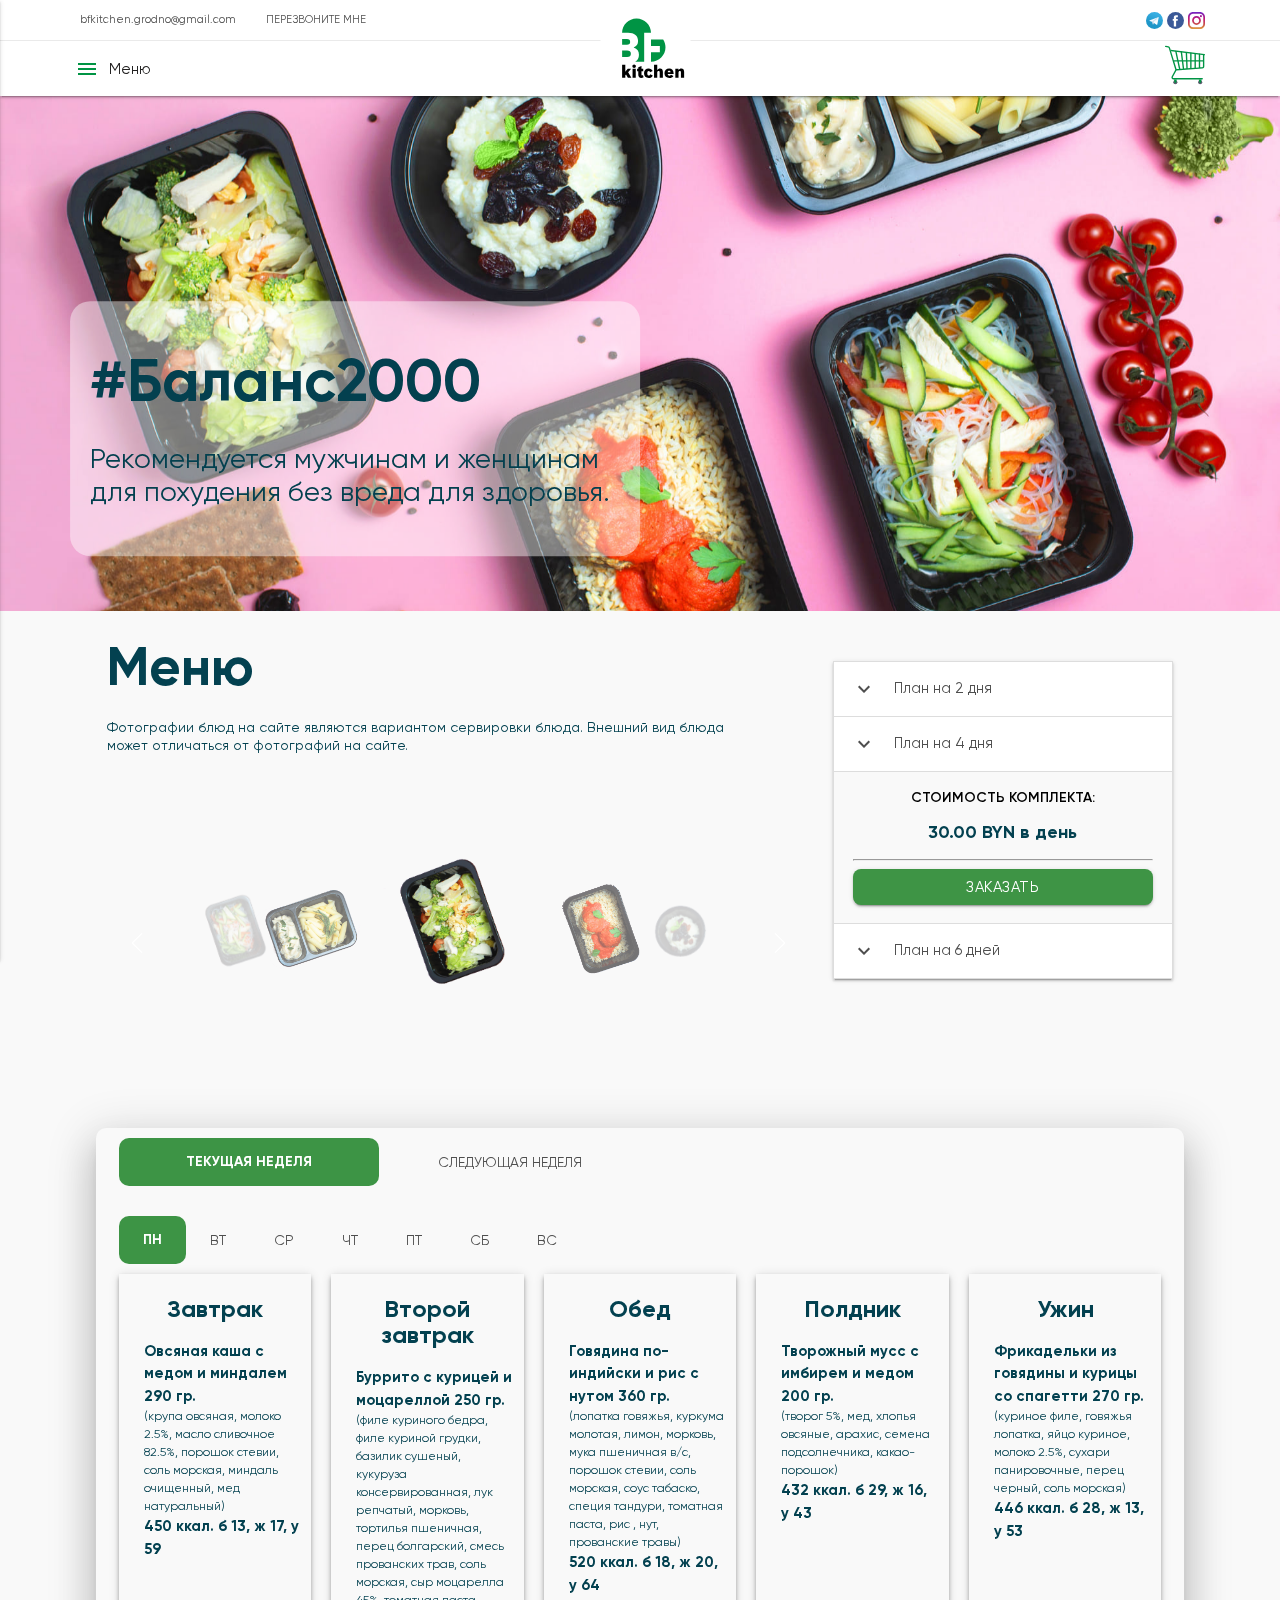
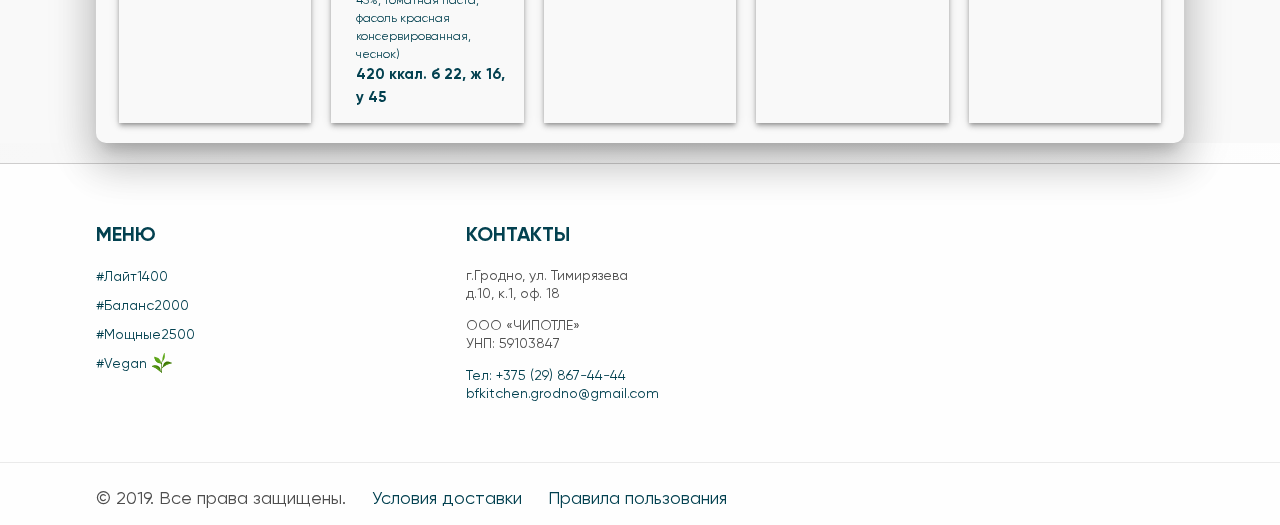
<file: plantwo.html>
<!DOCTYPE html>
<html lang="en">

<head>
  <meta charset="UTF-8" />
  <meta name="viewport" content="width=device-width, initial-scale=1" />
  <title>BF kitchen | Здоровое питание в Гродно</title>
  <meta name="description" content="Доставка правильного питания к вам в дом. Правильное питание - залог здоровья!" />
  <link rel="canonical" href="http://bfkitchen.by/" />

  <!-- CSS  -->
  <link href="https://fonts.googleapis.com/icon?family=Material+Icons" rel="stylesheet">
  <link href="css/materialize.css" type="text/css" rel="stylesheet" media="screen,projection" />
  <link href="css/style.css" type="text/css" rel="stylesheet" media="screen,projection" />
  <script src="./js/jsondata.js"></script>
</head>

<body onload="load()">

  <div class="navbar-fixed">
    <nav class="white" role="navigation">
      <div class="top-header">
        <div class="left-menu">
          <div class="container-fluid">
            <div class="top-left-navigation">
              <div class="top-navigation">
                <ul>
                  <li>
                    <a href="mailto:bfkitchen.grodno@gmail.com">bfkitchen.grodno@gmail.com</a>
                  </li>
                  <!-- <li>
                                        <a href="#">ДОСТАВКА</a>
                                    </li> -->
                  <!-- <li>
                                        <a href="#">КОНСУЛЬТАЦИЯ ДИЕТОЛОГА</a>
                                    </li> -->
                  <li>
                    <a class="waves-effect waves-light modal-trigger" href="#callback">ПЕРЕЗВОНИТЕ МНЕ</a>
                  </li>
                </ul>
              </div>
            </div>
            <div class="top-right-social-icons">
              <div class="top-right-menu">
                <div class="social-icons">
                  <a href="#" target="_blank"><img src="./images/icons/telegram.svg" width="17" height="17"></a>
                  <a href="https://www.facebook.com/Bfkitchenby-100219991476826/" target="_blank"><img
                      src="./images/icons/facebook.svg" width="17" height="17"></a>
                  <a href="https://www.instagram.com/bfkitchen.by/" target="_blank"><img
                      src="./images/icons/instagram.svg" width="17" height="17"></a>
                </div>
              </div>
            </div>
          </div>
        </div>
      </div>
      <div class="nav-wrapper container-fluid">
        <div>
          <ul id="nav-mobile" class="side-nav">
            <span class="menu-logo">
              Menu
            </span>
            <li><a href="/planone"><span class="planOneName"></span></a></li>
            <li><a href="/plantwo"><span class="planTwoName"></span></a></li>
            <li><a href="/planthree"><span class="planThreeName"></span></a></li>
            <li><a href="/planfour"><span class="planFourName"></span><img class="vegan-img"
                  src="./images/icons/leaf.svg" alt="vegan"></a></li>
            <!-- <li><a href="./planfive.html"><span class="planFiveName"></span></a></li> -->
          </ul>
          <a href="#" data-activates="nav-mobile" class="button-collapse hamburger-icon"><i
              class="material-icons">menu</i>
            Меню
          </a>
        </div>
        <div>
          <a id="logo-container" href="/" class="brand-logo"><img src="./images/logo-svg.svg" alt="logo"></a>
        </div>
        <div>
          <a href="/cart">
            <img src="./images/icons/shopping-cart.svg">
          </a>
        </div>
      </div>
    </nav>
  </div>
  <section class="site-main-banner site-inner-banner parallax-window" data-parallax="scroll"
    data-image-src="./images/2000.jpg">
    <div class="banner-inner-content">
      <div class="container">
        <h2><span class="planTwoName"></span></h2>
        <p>Рекомендуется мужчинам и женщинам для похудения без вреда для здоровья.</p>
      </div>
    </div>
  </section>
  <section id="options-tabs">

    <div class="row container">
      <div class="col s8">
        <h2>Меню</h2>
        <p>Фотографии блюд на сайте являются вариантом сервировки блюда. Внешний вид блюда может отличаться от
          фотографий на сайте.</p>
        <div class="slider-relative">
          <div class="carousel">
            <a class="carousel-item" href="#one!"><img src="./images/slider-food/plantwo/1.png">
            </a>
            <a class="carousel-item" href="#two!"><img src="./images/slider-food/plantwo/2.png">
            </a>
            <a class="carousel-item" href="#three!"><img src="./images/slider-food/plantwo/3.png">
            </a>
            <a class="carousel-item" href="#four!"><img src="./images/slider-food/plantwo/4.png">
            </a>
            <a class="carousel-item" href="#five!"><img src="./images/slider-food/plantwo/5.png">
            </a>
          </div>
          <div class="carousel-nav">
            <div class="prev"><img src="./images/icons/back.svg" alt="prev"></div>
            <div class="next"><img src="./images/icons/next.svg" alt="next"></div>
          </div>
        </div>
      </div>
      <div class="col s4">
        <ul class="collapsible" data-collapsible="accordion">
          <li>
            <div class="collapsible-header ">
              <i class="material-icons">expand_more</i>План на<span class="day-plan">2 дня</span>
            </div>
            <div class="collapsible-body">
              <div class="total-current-price">
                <h4>Стоимость комплекта: </h4>
                <p><span class="pTwoTDpd"></span> BYN в день</p>
                <hr>
                <p><span class="cost"><span class="pTwoTD"></span></span> BYN в неделю</p>
              </div>
              <div class="submit-button">
                <a class="btn btn-primarydark" href="#">Заказать</a>
              </div>
            </div>
          </li>
          <li class="active">
            <div class="collapsible-header active">

              <i class="material-icons">expand_more</i>План на<span class="day-plan">4 дня</span>
            </div>
            <div class="collapsible-body">
              <div class="total-current-price">
                <h4>Стоимость комплекта: </h4>
                <p><span class="pTwoFDpd"></span> BYN в день</p>
                <hr>
                <p><span class="cost"><span class="pTwoFD"></span></span> BYN в неделю</p>
              </div>
              <div class="submit-button">
                <a class="btn btn-primarydark" href="#">Заказать</a>
              </div>
            </div>
          </li>
          <li>
            <div class="collapsible-header">

              <i class="material-icons">expand_more</i>План на<span class="day-plan">6 дней</span>
            </div>
            <div class="collapsible-body">
              <div class="total-current-price">
                <h4>Стоимость комплекта: </h4>
                <p><span class="pTwoSDpd"></span> BYN в день</p>
                <hr>
                <p><span class="cost"><span class="pTwoSD"></span></span> BYN в неделю</p>
              </div>
              <div class="submit-button">
                <a class="btn btn-primarydark" href="#">Заказать</a>
              </div>
            </div>
          </li>

        </ul>

      </div>
      <div class="col s12 menus plantwo">
        <div class="col s12">
          <ul class="tabs">
            <li class="tab col s3"><a href="#curentweek">Текущая неделя</a></li>
            <li class="tab col s3"><a href="#nextweek">Следующая неделя</a></li>
          </ul>
        </div>
        <div id="curentweek" class="col s12">
          <ul class="tabs">
            <li class="tab col"><a href="#monday">ПН</a></li>
            <li class="tab col"><a href="#tuesday">ВТ</a></li>
            <li class="tab col"><a href="#wednesday">СР</a></li>
            <li class="tab col"><a href="#thursday">ЧТ</a></li>
            <li class="tab col"><a href="#friday">ПТ</a></li>
            <li class="tab col"><a href="#saturday">СБ</a></li>
            <li class="tab col"><a href="#sunday">ВС</a></li>
          </ul>
          <div id="monday">
            <div class="for-textolite">Понедельник </div>
            <div class="days">
              <div class="day__item">
                <h3>Завтрак</h3>
                <ul>
                  <li>Овсяная каша с медом и миндалем 290 гр.
                  </li>
                  <li class="desc">(крупа овсяная, молоко 2.5%, масло сливочное 82.5%, порошок стевии, соль морская,
                    миндаль
                    очищенный, мед натуральный) </li>
                  <li>450 ккал. б 13, ж 17, у 59</li>
                </ul>
              </div>
              <div class="day__item">
                <h3>Второй завтрак</h3>
                <ul>
                  <li>Буррито с курицей и моцареллой 250 гр.
                  </li>
                  <li class="desc">(филе куриного бедра, филе куриной грудки, базилик сушеный, кукуруза
                    консервированная, лук
                    репчатый, морковь, тортилья пшеничная, перец болгарский, смесь прованских трав, соль морская, сыр
                    моцарелла 45%, томатная паста, фасоль красная консервированная, чеснок)</li>
                  <li>420 ккал. б 22, ж 16, у 45</li>
                </ul>
              </div>
              <div class="day__item">
                <h3>Обед</h3>
                <ul>
                  <li>Говядина по-индийски и рис с нутом 360 гр.
                  </li>
                  <li class="desc">(лопатка говяжья, куркума молотая, лимон, морковь, мука пшеничная в/с, порошок
                    стевии, соль
                    морская, соус табаско, специя тандури, томатная паста, рис , нут, прованские травы)</li>
                  <li>520 ккал. б 18, ж 20, у 64</li>
                </ul>
              </div>
              <div class="day__item">
                <h3>Полдник</h3>
                <ul>
                  <li>Творожный мусс с имбирем и медом 200 гр.
                  </li>
                  <li class="desc">(творог 5%, мед, хлопья овсяные, арахис, семена подсолнечника, какао-порошок)</li>
                  <li>432 ккал. б 29, ж 16, у 43</li>
                </ul>
              </div>
              <div class="day__item">
                <h3>Ужин</h3>
                <ul>
                  <li>Фрикадельки из говядины и курицы со спагетти 270 гр.</li>
                  <li class="desc">(куриное филе, говяжья лопатка, яйцо куриное, молоко 2.5%, сухари панировочные, перец
                    черный,
                    соль морская)</li>
                  <li>446 ккал. б 28, ж 13, у 53</li>
                </ul>
              </div>
            </div>
          </div>
          <div id="tuesday">
            <div class="for-textolite">Вторник</div>
            <div class="days">
              <div class="day__item">
                <h3>Завтрак</h3>
                <ul>
                  <li>Сырники с карамельным соусом 280 гр.
                  </li>
                  <li class="desc">(творог 5%, яйцо куриное, мука пшеничная, порошок стевии,
                    соль морская, масло сливочное 82.5%, молоко 2.5%, молоко сгущеное вареное, сыр креметта)</li>
                  <li>516 ккал. б 39, ж 17, у 49</li>

                </ul>
              </div>
              <div class="day__item">
                <h3>Второй завтрак</h3>
                <ul>
                  <li>Творожная запеканка с курагой и кедровыми орешками 200 гр.</li>
                  <li class="desc">(фундук очищенный, крупа манная,
                    курага, яйцо куриное, орех кешью, порошок стевии, соль морская, творог 5%)</li>
                  <li>428 ккал. б 33, ж 19, у 30</li>

                </ul>
              </div>
              <div class="day__item">
                <h3>Обед</h3>
                <ul>
                  <li>Кацудон из курицы с рисом и зеленью 300 гр.</li>
                  <li class="desc">(филе куриное, сухари панко, мука пшеничная, яйцо
                    куриное, соус терияки, рис, укроп, петрушка, соль морская)</li>
                  <li>480 ккал. б 31, ж 15, у 54</li>

                </ul>
              </div>
              <div class="day__item">
                <h3>Полдник</h3>
                <ul>
                  <li>Шоколадно-творожные сырники из творога 150 гр. </li>
                  <li class="desc">(творог 5%, мука пшеничная, яйцо куриное,
                    какао-порошок, кокосовая стружка, порошок стевии)</li>
                  <li>328 ккал. б 23, ж 12, у 30</li>

                </ul>
              </div>
              <div class="day__item">
                <h3>Ужин</h3>
                <ul>
                  <li>Говядина в соусе с черносливом и гречка 200 гр. </li>
                  <li class="desc">(говядина вырезка, чернослив, морковь, лук
                    репчатый, барбарис, томатная паста, гречка, соль морская)</li>
                  <li>332 ккал. б 14, ж 11, у 43</li>

                </ul>
              </div>
            </div>
          </div>
          <div id="wednesday">
            <div class="for-textolite">Среда</div>
            <div class="days">
              <div class="day__item">
                <h3>Завтрак</h3>
                <ul>
                  <li>Нежный омлет с сырным соусом 270 гр.</li>
                  <li class="desc">(яйцо куриное, филе куриное, лук репчатый, соль морская,
                    масло сливочное 82.5%, молоко 2.5%, мука пшеничная в/с, орех мускатный, сыр моцарелла 45%, чеснок
                    гранулированный)</li>
                  <li>540 ккал.</li>

                </ul>
              </div>
              <div class="day__item">
                <h3>Второй завтрак</h3>
                <ul>
                  <li>Бургер с курицей и гриль-соусом 250 гр. </li>
                  <li class="desc">(индейка, булочка
                    для бургера, лук репчатый, яйцо куриное, огурец маринованный, перец черный молотый, соль
                    морская, гриль-соус, чеснок гранулированный)</li>
                  <li>500 ккал.</li>

                </ul>
              </div>
              <div class="day__item">
                <h3>Обед</h3>
                <ul>
                  <li>Паста Болоньезе с сыром 300 гр. </li>
                  <li class="desc">(куриное филе, спагетти, томаты, морковь, моцарелла,
                    томатная паста, лук репчатый, чеснок гранулированный, базилик сушенный, соль морская)</li>
                  <li>377 ккал. </li>

                </ul>
              </div>
              <div class="day__item">
                <h3>Полдник</h3>
                <ul>
                  <li>Чизкейк глинтвейн 215 гр.</li>
                  <li class="desc">(сыр креметте, молоко 1.5%, хлопья овсяные, мед, масло кокосовое,
                    вишня, агар-агар, порошок стевии, корица, бадьян, гвоздика)</li>
                  <li>270 ккал. </li>

                </ul>
              </div>
              <div class="day__item">
                <h3>Ужин</h3>
                <ul>
                  <li>Филе трески в имбирном маринаде с кускусом 320 гр.</li>
                  <li class="desc">(филе трески, корень имбиря, мед
                    натуральный, соус соевый, перец черный молотый, чеснок гранулированный, кускус, тимьян, масло
                    оливковое, соль морская)</li>
                  <li>447 ккал. </li>
                </ul>
              </div>
            </div>
          </div>
          <div id="thursday">
            <div class="for-textolite">Четверг</div>
            <div class="days">
              <div class="day__item">
                <h3>Завтрак</h3>
                <ul>
                  <li>Мультизлаковый сэндвич с моцареллой и ветчиной 170 гр. </li>
                  <li class="desc">(хлеб мультизлаковый, ветчина из
                    индейки, сыр креметте, сыр моцарелла 45%, огурцы маринованные, соус горчичный)</li>
                  <li>514 ккал. </li>
                </ul>
              </div>
              <div class="day__item">
                <h3>Второй завтрак</h3>
                <ul>
                  <li>Мультизлаковые тосты и мусс из тунца с маринованными огурцами 155 гр.</li>
                  <li class="desc">(мультизерновой хлеб, сыр
                    креметте, огурцы маринованные, творог 5%, тунец в с/с, соль морская)</li>
                  <li>396 ккал. </li>

                </ul>
              </div>
              <div class="day__item">
                <h3>Обед</h3>
                <ul>
                  <li>Ролл по-мексикански с говядиной 230 гр.</li>
                  <li class="desc">(лопатка говяжья, филе куриное, томатная паста,
                    прованские травы, стручковая фасоль, кукуруза консервированная, перец халапеньо, чеснок
                    гранулированный, соль морская, тортилья пшеничная)</li>
                  <li>392 ккал. </li>

                </ul>
              </div>
              <div class="day__item">
                <h3>Полдник</h3>
                <ul>
                  <li>Творожное суфле с яблоком и корицей 200 гр. </li>
                  <li class="desc">(творог 5%, яблоко, яйцо куриное, мука
                    пшеничная, корица, изюм, лимон, порошок стевии, соль морская)</li>
                  <li>292 ккал.</li>

                </ul>
              </div>
              <div class="day__item">
                <h3>Ужин</h3>
                <ul>
                  <li>Лазанья с индейкой и соусом бешамель 220 гр.
                  </li>
                  <li class="desc">(лазанья
                    лист, индейка, сыр моцарелла, молоко 2.5%, масло сливочное 82.5%, лук
                    репчатый , мускатный орех, соль морская, крахмал кукурузный)</li>
                  <li>425 ккал. </li>

                </ul>
              </div>
            </div>
          </div>
          <div id="friday">
            <div class="for-textolite">Пятница</div>
            <div class="days">
              <div class="day__item">
                <h3>Завтрак</h3>
                <ul>
                  <li>Гранола с грушевым йогуртом и грецким орехом
                    240 гр. </li>
                  <li class="desc">(греческий йогурт, груша, лимонный сок, корица молотая, орех грецкий, пектин яблочный, порошок стевии, арахис, какао-порошок, мед натуральный, хлопья геркулес, семена подсолнечника)</li>
                  <li>498 ккал. </li>

                </ul>
              </div>
              <div class="day__item">
                <h3>Второй завтрак</h3>
                <ul>
                  <li>Картофельные крокеты с беконом и сырным соусом 285 гр. </li>
                  <li class="desc">(картофельные хлопья, бекон, куркума молотая, лук репчатый, яйцо куриное, соль морская, соус сырный, сыр моцарелла 45%, укроп, чеснок гранулированный)</li>
                  <li>428 ккал. </li>

                </ul>
              </div>
              <div class="day__item">
                <h3>Обед</h3>
                <ul>
                  <li>Ежики из кролика под соусом бешамель с драниками 300 гр. </li>
                  <li class="desc">(кролик, булгур, лук репчатый, крахмал кукурузный, масло сливочное 82,5%, яйцо куриное, молоко 2,5%,тимьян, мускатный орех, специи, соль морская, картофель, яйцо куриное, укроп, петрушка, чеснок гранулированный, масло оливковое)</li>
                  <li>470 ккал. </li>

                </ul>
              </div>
              <div class="day__item">
                <h3>Полдник</h3>
                <ul>
                  <li>Фахитос с курицей 160 гр. </li>
                  <li class="desc">(тортилья пшеничная, кинза, филе куриного бедра, перец болгарский, перец халапеньо, соус томатный, специи, сыр моцарелла 45%, фасоль красная консервированная, чеснок гранулированный)</li>
                  <li>395 ккал. </li>

                </ul>
              </div>
              <div class="day__item">
                <h3>Ужин</h3>
                <ul>
                  <li>Свинина в соусе терияки с лапшой удон 280 гр.</li>
                  <li class="desc">(вырезка свиная, фасоль стручковая, соус терияки, прованские травы, лапша удон, соль морская, кунжут)</li>
                  <li>398 ккал. </li>

                </ul>
              </div>
            </div>
          </div>
          <div id="saturday">
            <div class="for-textolite">Суббота</div>
            <div class="days">
              <div class="day__item">
                <h3>Завтрак</h3>
                <ul>
                  <li>Творожная запеканка с яблочно-облепиховым джемом 280 гр. </li>
                  <li class="desc">(творог 5%, крупа манная, яйцо куриное, молоко сгущеное, ванилин, порошок стевии, корица молотая, облепиха с/м, пектин яблочный, яблоко)</li>
                  <li>464 ккал.</li>

                </ul>
              </div>
              <div class="day__item">
                <h3>Второй завтрак</h3>
                <ul>
                  <li>Сытная запеканка с чеддером и моцареллой 220 гр.</li>
                  <li class="desc">(яйцо куриное, крупа манная, порошок стевии, соль морская, соус сырный, сыр брынза, сыр моцарелла 45%, сыр чеддер, творог 5%, укроп)</li>
                  <li>412 ккал.</li>

                </ul>
              </div>
              <div class="day__item">
                <h3>Обед</h3>
                <ul>
                  <li>Говядина с ореховым соусом и фузилли 230 гр.</li>
                  <li class="desc">(говяжья лопатка, молоко 2.5%, масло сливочное 82.5%, горчица дижонская, грецкий орех, орех мускатный, соус демиглас, крахмал кукурузный, соль морская)</li>
                  <li>408 ккал. </li>

                </ul>
              </div>
              <div class="day__item">
                <h3>Полдник</h3>
                <ul>
                  <li>Блинчик с курицей в сливочном соусе с фундуком 160 гр. </li>
                  <li class="desc">(молоко 2.5%, мука пшеничная, бекон в/к, филе куриное, лук репчатый, масло сливочное 82.5%, яйцо куриное, орех мускатный, фундук, перец черный молотый, порошок стевии, соль морская)</li>
                  <li>356 ккал.</li>

                </ul>
              </div>
              <div class="day__item">
                <h3>Ужин</h3>
                <ul>
                  <li>Куриная котлета по-домашнему и гречка с овощами 290 гр.</li>
                  <li class="desc">(куриное филе, лук репчатый, яйцо куриное, сухари панировочные, специи, перец черный молотый, молоко 2,5%, филе куриного бедра, гречка, перец болгарский, морковь, соль морская)</li>
                  <li>443 ккал.</li>

                </ul>
              </div>
            </div>
          </div>
          <div id="sunday">
            <div class="for-textolite">Воскресенье</div>
            <div class="days">
              <div class="day__item">
                <h3>Завтрак</h3>
                <ul>
                  <li>Воздушный омлет с соусом бешамель 250 гр.</li>
                  <li class="desc">(яйцо куриное, молоко 2.5%, кунжутное масло, соль морская, сыр креметте, соус бешамель )</li>
                  <li>458 ккал.</li>

                </ul>
              </div>
              <div class="day__item">
                <h3>Второй завтрак</h3>
                <ul>
                  <li>Оладьи из зеленого горошка с беконом и сметанный соус 230 гр.</li>
                  <li class="desc">(горошек зеленый, кефир 2.5%, бекон в/к, лук репчатый, лук зеленый, масло сливочное 82.5%, яйцо куриное, молоко 2.5%, мука овсяная, орех мускатный, разрыхлитель, порошок стевии, сметана 15%, соль морская, сыр чеддер, соус соевый, чеснок гранулированный)</li>
                  <li>489 ккал.</li>

                </ul>
              </div>
              <div class="day__item">
                <h3>Обед</h3>
                <ul>
                  <li>Котлета по-киевски с картофельными маффинами 270 гр.</li>
                  <li class="desc">(филе куриное, яйцо куриное, молоко 2.5%, петрушка, укроп, лук репчатый, масло сливочное 82.5%, сухари панировочные, соль морская; маффин (картофель, яйцо куриное, мука овсяная, лук репчатый, петрушка, моцарелла, соль морская, специи))</li>
                  <li>490 ккал.</li>

                </ul>
              </div>
              <div class="day__item">
                <h3>Полдник</h3>
                <ul>
                  <li>Творожная запеканка с бананом и шоколадом 180 гр.</li>
                  <li class="desc">(творог 5%, яйцо куриное, банан, шоколад горький, порошок стевии, крупа манная, соль морская)</li>
                  <li>303 ккал.</li>

                </ul>
              </div>
              <div class="day__item">
                <h3>Ужин</h3>
                <ul>
                  <li>Индейка в сливочном соусе с ананасами и фузилли 280 гр.</li>
                  <li class="desc">(индейка, специи, соль морская, соус (ананас, лук порей, морковь, перец болгарский, молоко 2.5%, мука овсяная, мускатный орех, соус соевый, соль морская))</li>
                  <li>392 ккал.&nbsp;</li>

                </ul>
              </div>
            </div>
          </div>
        </div>
        <div id="nextweek" class="col s12">
          <ul class="tabs">
            <li class="tab col"><a href="#nextmonday">ПН</a></li>
            <li class="tab col"><a href="#nexttuesday">ВТ</a></li>
            <li class="tab col"><a href="#nextwednesday">СР</a></li>
            <li class="tab col"><a href="#nextthursday">ЧТ</a></li>
            <li class="tab col"><a href="#nextfriday">ПТ</a></li>
            <li class="tab col"><a href="#nextsaturday">СБ</a></li>
            <li class="tab col"><a href="#nextsunday">ВС</a></li>
          </ul>
          <div id="nextmonday">
            <div class="for-textolite">Понедельник</div>
            <div class="days">
              <div class="day__item">
                <h3>Завтрак</h3>
                <ul>
                  <li>Блюдо</li>
                  <li class="desc">описание</li>
                  <li>Пищ.ценность</li>

                </ul>
              </div>
              <div class="day__item">
                <h3>Второй завтрак</h3>
                <ul>
                  <li>Блюдо</li>
                  <li class="desc">описание</li>
                  <li>Пищ.ценность</li>

                </ul>
              </div>
              <div class="day__item">
                <h3>Обед</h3>
                <ul>
                  <li>Блюдо</li>
                  <li class="desc">описание</li>
                  <li>Пищ.ценность</li>

                </ul>
              </div>
              <div class="day__item">
                <h3>Полдник</h3>
                <ul>
                  <li>Блюдо</li>
                  <li class="desc">описание</li>
                  <li>Пищ.ценность</li>

                </ul>
              </div>
              <div class="day__item">
                <h3>Ужин</h3>
                <ul>
                  <li>Блюдо</li>
                  <li class="desc">описание</li>
                  <li>Пищ.ценность</li>

                </ul>
              </div>
            </div>
          </div>
          <div id="nexttuesday">
            <div class="for-textolite">Вторник</div>
            <div class="days">
              <div class="day__item">
                <h3>Завтрак</h3>
                <ul>
                  <li>Блюдо</li>
                  <li class="desc">описание</li>
                  <li>Пищ.ценность</li>

                </ul>
              </div>
              <div class="day__item">
                <h3>Второй завтрак</h3>
                <ul>
                  <li>Блюдо</li>
                  <li class="desc">описание</li>
                  <li>Пищ.ценность</li>

                </ul>
              </div>
              <div class="day__item">
                <h3>Обед</h3>
                <ul>
                  <li>Блюдо</li>
                  <li class="desc">описание</li>
                  <li>Пищ.ценность</li>

                </ul>
              </div>
              <div class="day__item">
                <h3>Полдник</h3>
                <ul>
                  <li>Блюдо</li>
                  <li class="desc">описание</li>
                  <li>Пищ.ценность</li>

                </ul>
              </div>
              <div class="day__item">
                <h3>Ужин</h3>
                <ul>
                  <li>Блюдо</li>
                  <li class="desc">описание</li>
                  <li>Пищ.ценность</li>

                </ul>
              </div>
            </div>
          </div>
          <div id="nextwednesday">
            <div class="for-textolite">Среда</div>
            <div class="days">
              <div class="day__item">
                <h3>Завтрак</h3>
                <ul>
                  <li>Блюдо</li>
                  <li class="desc">описание</li>
                  <li>Пищ.ценность</li>

                </ul>
              </div>
              <div class="day__item">
                <h3>Второй завтрак</h3>
                <ul>
                  <li>Блюдо</li>
                  <li class="desc">описание</li>
                  <li>Пищ.ценность</li>

                </ul>
              </div>
              <div class="day__item">
                <h3>Обед</h3>
                <ul>
                  <li>Блюдо</li>
                  <li class="desc">описание</li>
                  <li>Пищ.ценность</li>

                </ul>
              </div>
              <div class="day__item">
                <h3>Полдник</h3>
                <ul>
                  <li>Блюдо</li>
                  <li class="desc">описание</li>
                  <li>Пищ.ценность</li>

                </ul>
              </div>
              <div class="day__item">
                <h3>Ужин</h3>
                <ul>
                  <li>Блюдо</li>
                  <li class="desc">описание</li>
                  <li>Пищ.ценность</li>

                </ul>
              </div>
            </div>
          </div>
          <div id="nextthursday">
            <div class="for-textolite">Четверг</div>
            <div class="days">
              <div class="day__item">
                <h3>Завтрак</h3>
                <ul>
                  <li>Блюдо</li>
                  <li class="desc">описание</li>
                  <li>Пищ.ценность</li>

                </ul>
              </div>
              <div class="day__item">
                <h3>Второй завтрак</h3>
                <ul>
                  <li>Блюдо</li>
                  <li class="desc">описание</li>
                  <li>Пищ.ценность</li>

                </ul>
              </div>
              <div class="day__item">
                <h3>Обед</h3>
                <ul>
                  <li>Блюдо</li>
                  <li class="desc">описание</li>
                  <li>Пищ.ценность</li>

                </ul>
              </div>
              <div class="day__item">
                <h3>Полдник</h3>
                <ul>
                  <li>Блюдо</li>
                  <li class="desc">описание</li>
                  <li>Пищ.ценность</li>

                </ul>
              </div>
              <div class="day__item">
                <h3>Ужин</h3>
                <ul>
                  <li>Блюдо</li>
                  <li class="desc">описание</li>
                  <li>Пищ.ценность</li>

                </ul>
              </div>
            </div>
          </div>
          <div id="nextfriday">
            <div class="for-textolite">Пятница</div>
            <div class="days">
              <div class="day__item">
                <h3>Завтрак</h3>
                <ul>
                  <li>Блюдо</li>
                  <li class="desc">описание</li>
                  <li>Пищ.ценность</li>

                </ul>
              </div>
              <div class="day__item">
                <h3>Второй завтрак</h3>
                <ul>
                  <li>Блюдо</li>
                  <li class="desc">описание</li>
                  <li>Пищ.ценность</li>

                </ul>
              </div>
              <div class="day__item">
                <h3>Обед</h3>
                <ul>
                  <li>Блюдо</li>
                  <li class="desc">описание</li>
                  <li>Пищ.ценность</li>

                </ul>
              </div>
              <div class="day__item">
                <h3>Полдник</h3>
                <ul>
                  <li>Блюдо</li>
                  <li class="desc">описание</li>
                  <li>Пищ.ценность</li>

                </ul>
              </div>
              <div class="day__item">
                <h3>Ужин</h3>
                <ul>
                  <li>Блюдо</li>
                  <li class="desc">описание</li>
                  <li>Пищ.ценность</li>

                </ul>
              </div>
            </div>
          </div>
          <div id="nextsaturday">
            <div class="for-textolite">Суббота</div>
            <div class="days">
              <div class="day__item">
                <h3>Завтрак</h3>
                <ul>
                  <li>Блюдо</li>
                  <li class="desc">описание</li>
                  <li>Пищ.ценность</li>

                </ul>
              </div>
              <div class="day__item">
                <h3>Второй завтрак</h3>
                <ul>
                  <li>Блюдо</li>
                  <li class="desc">описание</li>
                  <li>Пищ.ценность</li>

                </ul>
              </div>
              <div class="day__item">
                <h3>Обед</h3>
                <ul>
                  <li>Блюдо</li>
                  <li class="desc">описание</li>
                  <li>Пищ.ценность</li>

                </ul>
              </div>
              <div class="day__item">
                <h3>Полдник</h3>
                <ul>
                  <li>Блюдо</li>
                  <li class="desc">описание</li>
                  <li>Пищ.ценность</li>

                </ul>
              </div>
              <div class="day__item">
                <h3>Ужин</h3>
                <ul>
                  <li>Блюдо</li>
                  <li class="desc">описание</li>
                  <li>Пищ.ценность</li>

                </ul>
              </div>
            </div>
          </div>
          <div id="nextsunday">
            <div class="for-textolite">Воскресенье</div>
            <div class="days">
              <div class="day__item">
                <h3>Завтрак</h3>
                <ul>
                  <li>Блюдо</li>
                  <li class="desc">описание</li>
                  <li>Пищ.ценность</li>

                </ul>
              </div>
              <div class="day__item">
                <h3>Второй завтрак</h3>
                <ul>
                  <li>Блюдо</li>
                  <li class="desc">описание</li>
                  <li>Пищ.ценность</li>

                </ul>
              </div>
              <div class="day__item">
                <h3>Обед</h3>
                <ul>
                  <li>Блюдо</li>
                  <li class="desc">описание</li>
                  <li>Пищ.ценность</li>

                </ul>
              </div>
              <div class="day__item">
                <h3>Полдник</h3>
                <ul>
                  <li>Блюдо</li>
                  <li class="desc">описание</li>
                  <li>Пищ.ценность</li>

                </ul>
              </div>
              <div class="day__item">
                <h3>Ужин</h3>
                <ul>
                  <li>Блюдо</li>
                  <li class="desc">описание</li>
                  <li>Пищ.ценность</li>

                </ul>
              </div>
            </div>
          </div>
        </div>
      </div>
    </div>
  </section>
  <footer>
    <div class="container">
      <div class="row">
        <div class="col s4 footer-navigation">
          <div class="footer-menu">
            <h2>МЕНЮ</h2>
            <ul>
              <li><a href="/planone"><span class="planOneName"></span></a>
              </li>
              <li><a href="/plantwo"><span class="planTwoName"></span></a>
              </li>
              <li><a href="/planthree"><span class="planThreeName"></span></a>
              </li>
              <li><a href="/planfour"><span class="planFourName"></span><img class="vegan-img"
                    src="./images/icons/leaf.svg" alt="vegan"></a>
              </li>
              <!-- <li><a href="./planfive.html"><span class="planFiveName"></span></a>
                            </li> -->
            </ul>
          </div>
        </div>
        <div class="col s4 ">
          <div class="footer-menu">
            <h2>КОНТАКТЫ</h2>
            <p>г.Гродно, ул. Тимирязева<br> д.10, к.1, оф. 18</p>
            <p>ООО «ЧИПОТЛЕ» <br> УНП: 59103847</p>
            <p><a href="tel:+375298674444">Тел: +375 (29) 867-44-44</a> <br>
              <a href="mailto:bfkitchen.grodno@gmail.com">bfkitchen.grodno@gmail.com</a></p>
          </div>
        </div>


      </div>
    </div>
    <div class="lower-footer">
      <div class="container">
        <p>© 2019. Все права защищены. <a href="/dostavka">Условия доставки </a> <a href="/pravila">Правила
            пользования</a></p>
      </div>
    </div>
  </footer>

  <div id="thanks" class="modal">
    <div class="modal-content">
      <h4>Заявка принята.</h4>
      <p>В ближайшее время с Вами свяжется наш менеджер.</p>
    </div>
    <div class="modal-footer">
      <a href="#" class="modal-close waves-effect waves-green btn-flat">Хорошо</a>
    </div>
  </div>

  <div id="callback" class="modal w-30">
    <div class="modal-content">
      <h4>Оставьте заявку</h4>
      <blockquote>
        И наш менеджер свяжется с вами!
      </blockquote>
      <form class="col s12" action="recall.php" data-ajax="true" method="post">
        <div class="input-field col s12">
          <input class="nameForm validate" id="nameForm" name="name" type="text" required>
          <label class="active" for="nameForm">Ваше имя</label>
        </div>
        <div class="input-field col s12">
          <input type="tel" id="phoneForm" name="phone" class="phoneForm validate" data-mask="+375(00) 000-00-00"
            required>
          <label class="active" for="phoneForm">Телефон</label>
        </div>
        <button class="btn waves-effect waves-light" type="submit" name="action">Отправить
          <i class="material-icons right">send</i>
        </button>
      </form>
    </div>

  </div>
  <!--  Scripts-->
  <script src="./settings.json"></script>
  <script src="js/jquery.js"></script>
  <script src="js/materialize.js"></script>
  <script src="js/parallax.js"></script>
  <script src="js/init.js"></script>

</body>
</file>
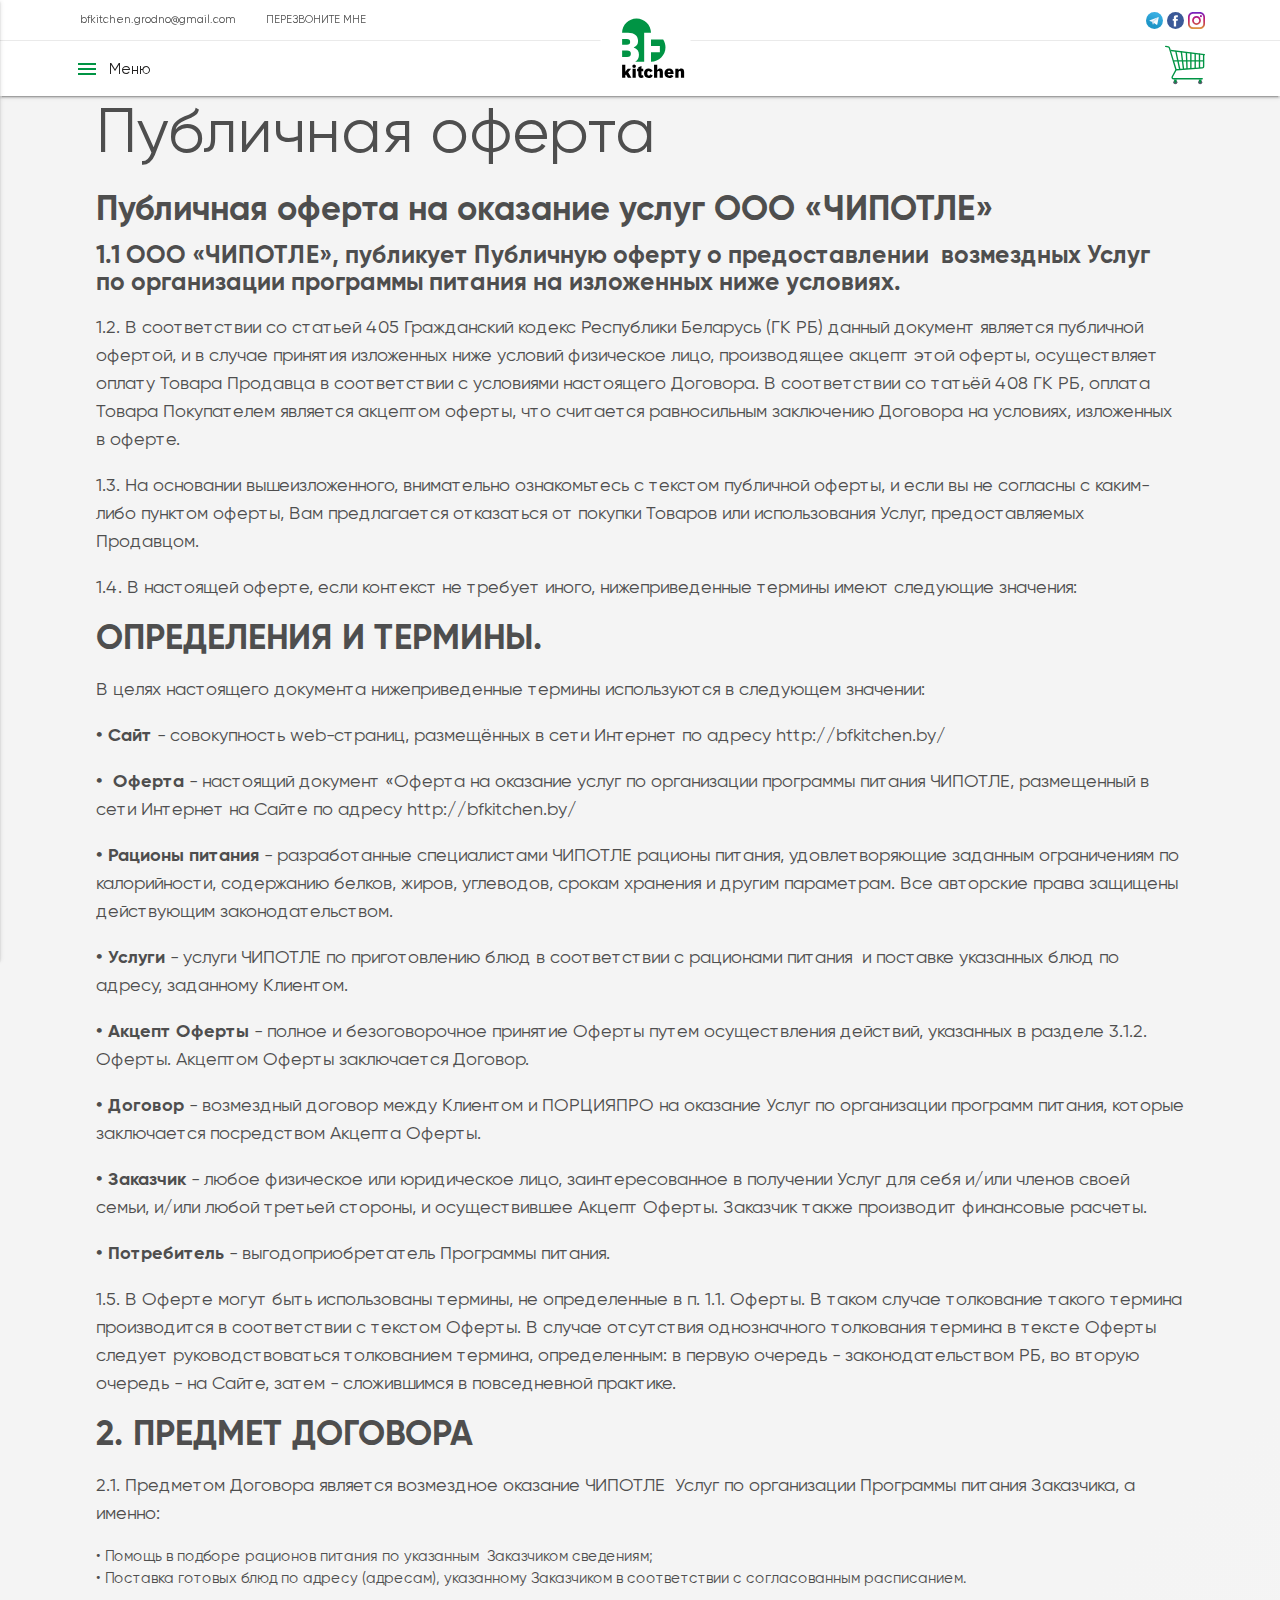
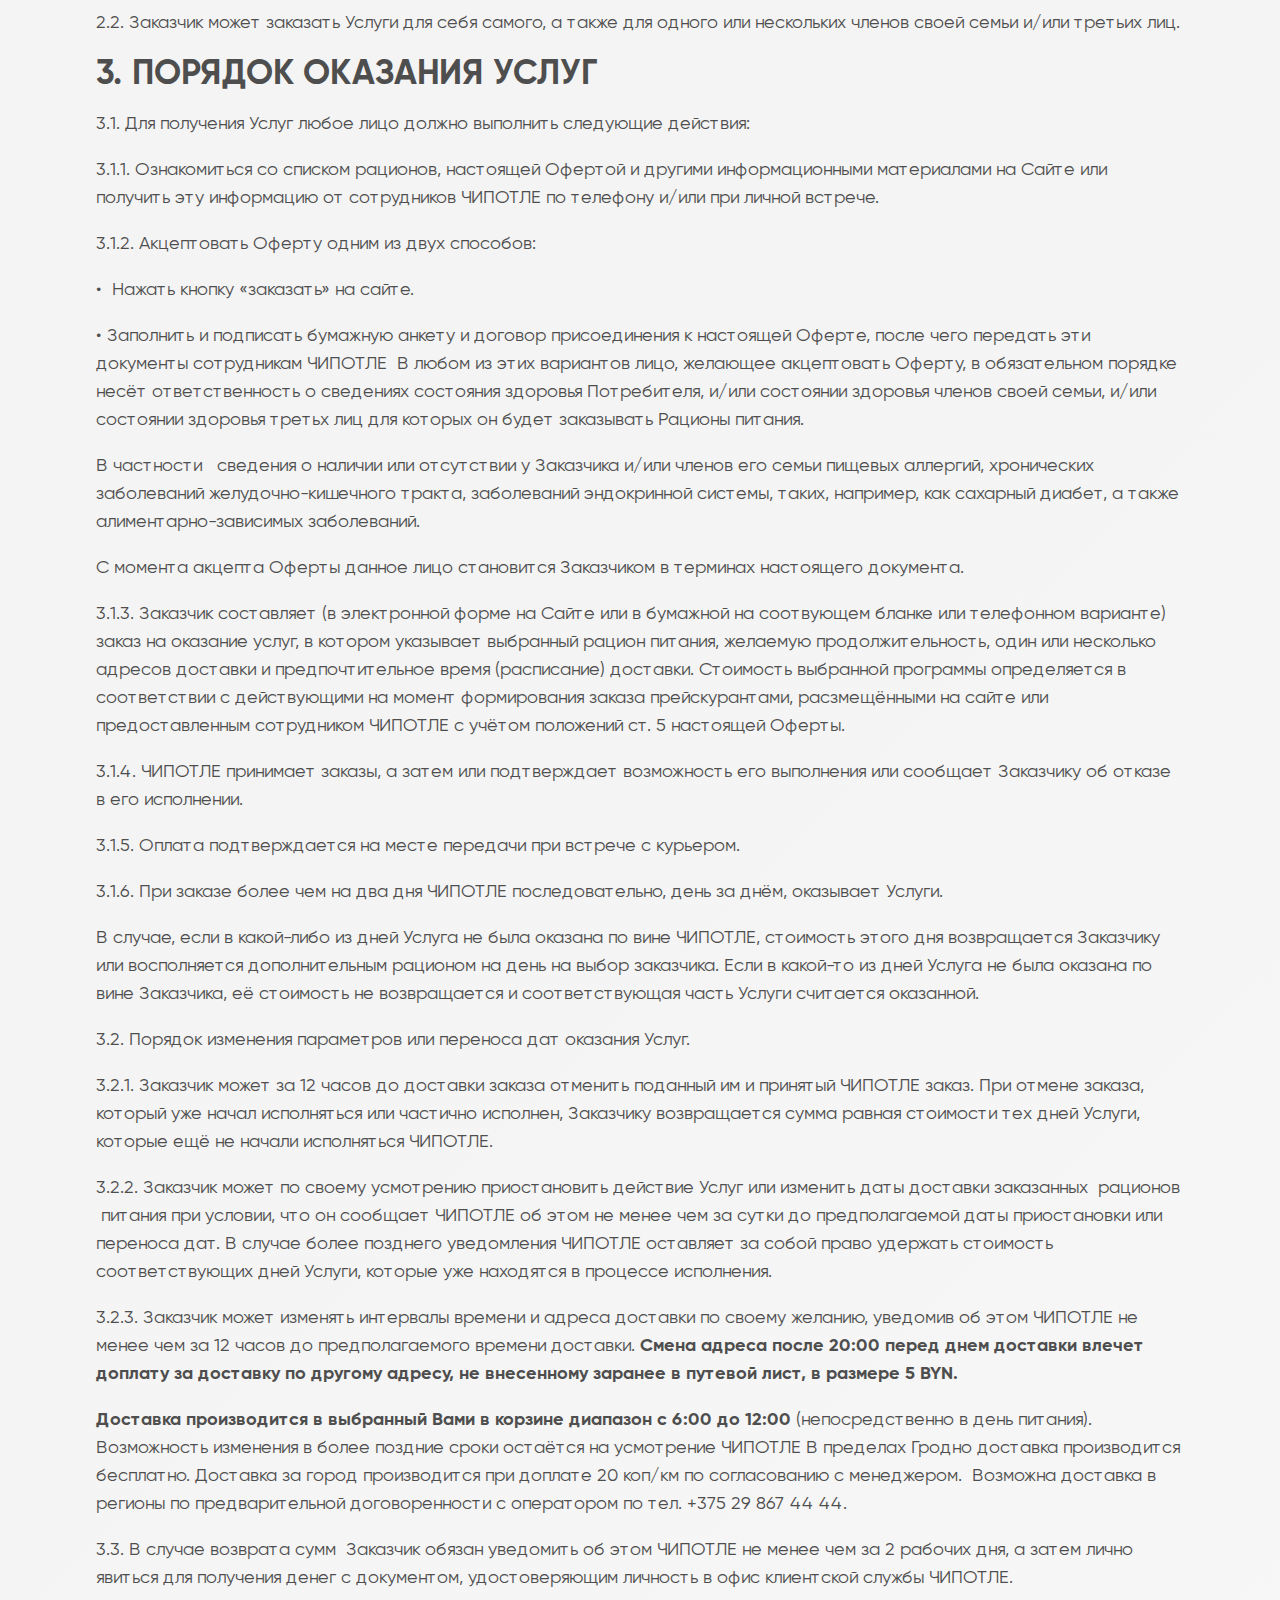
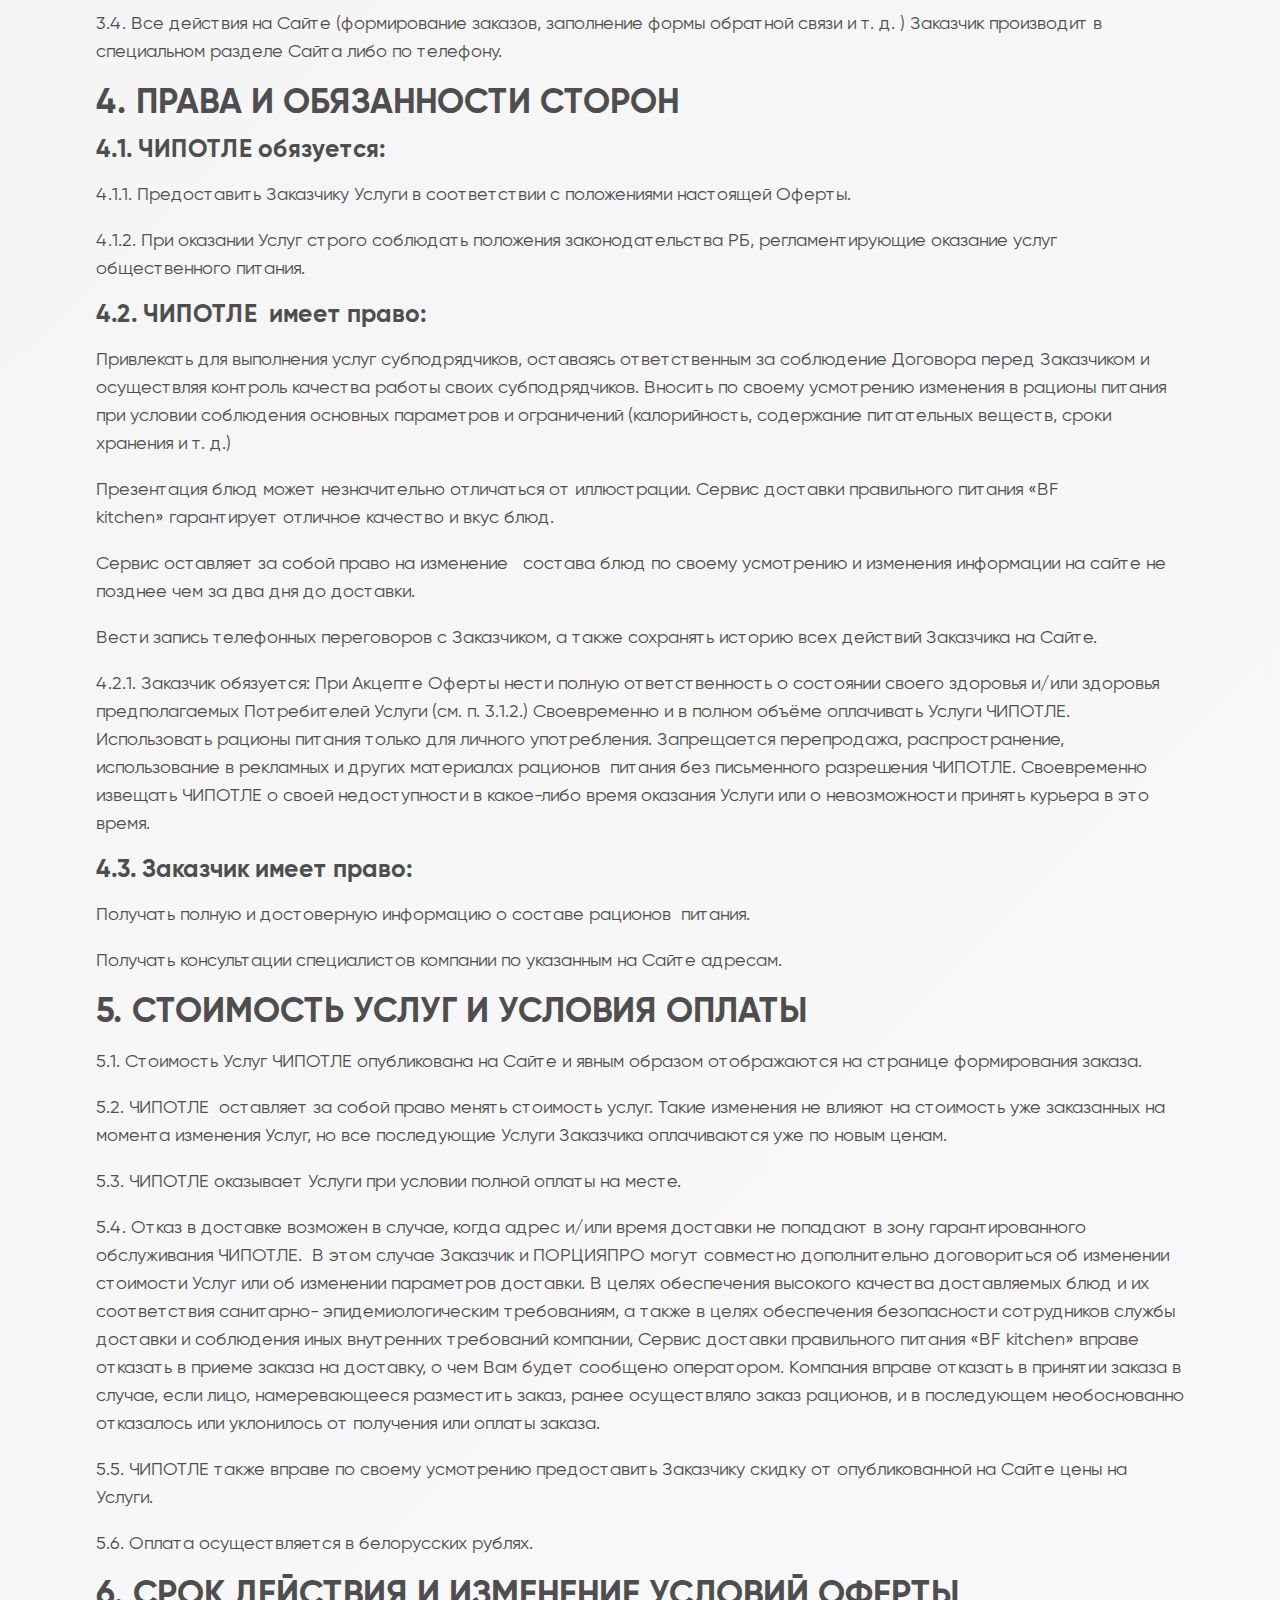
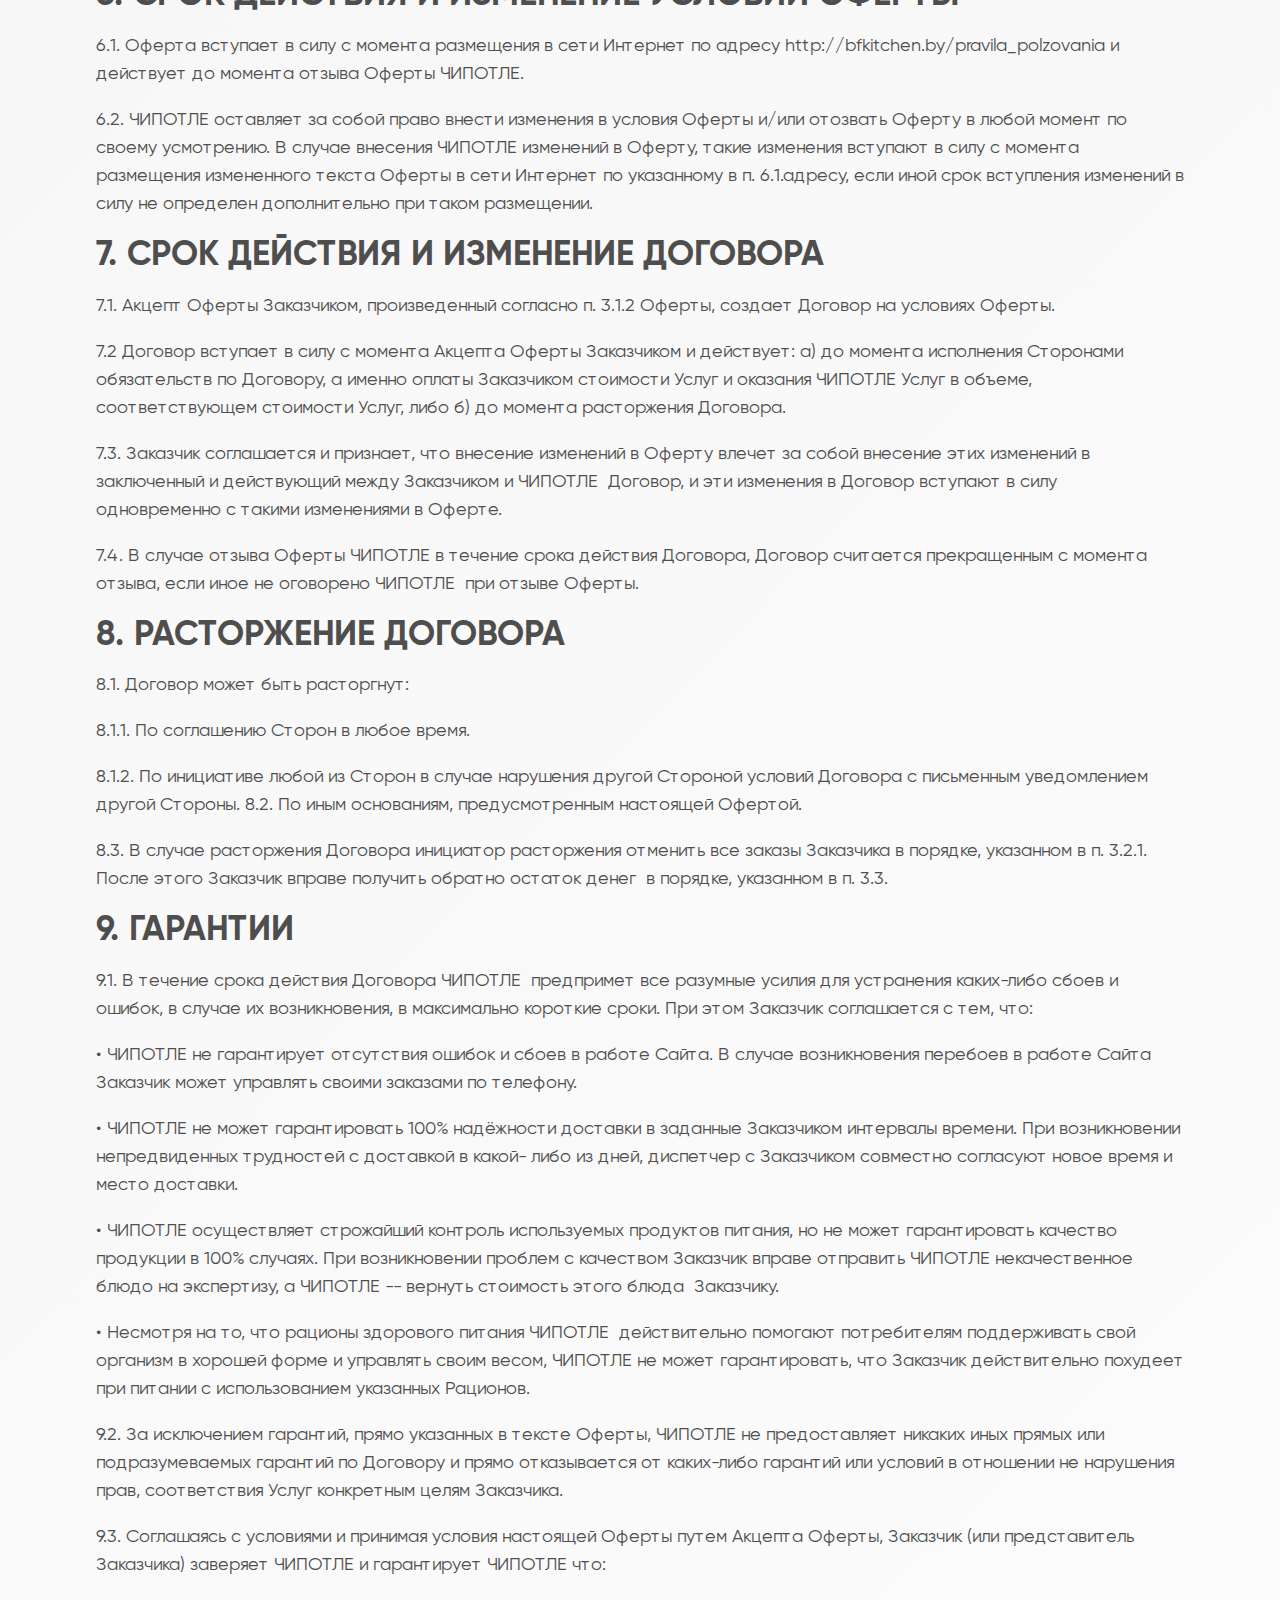
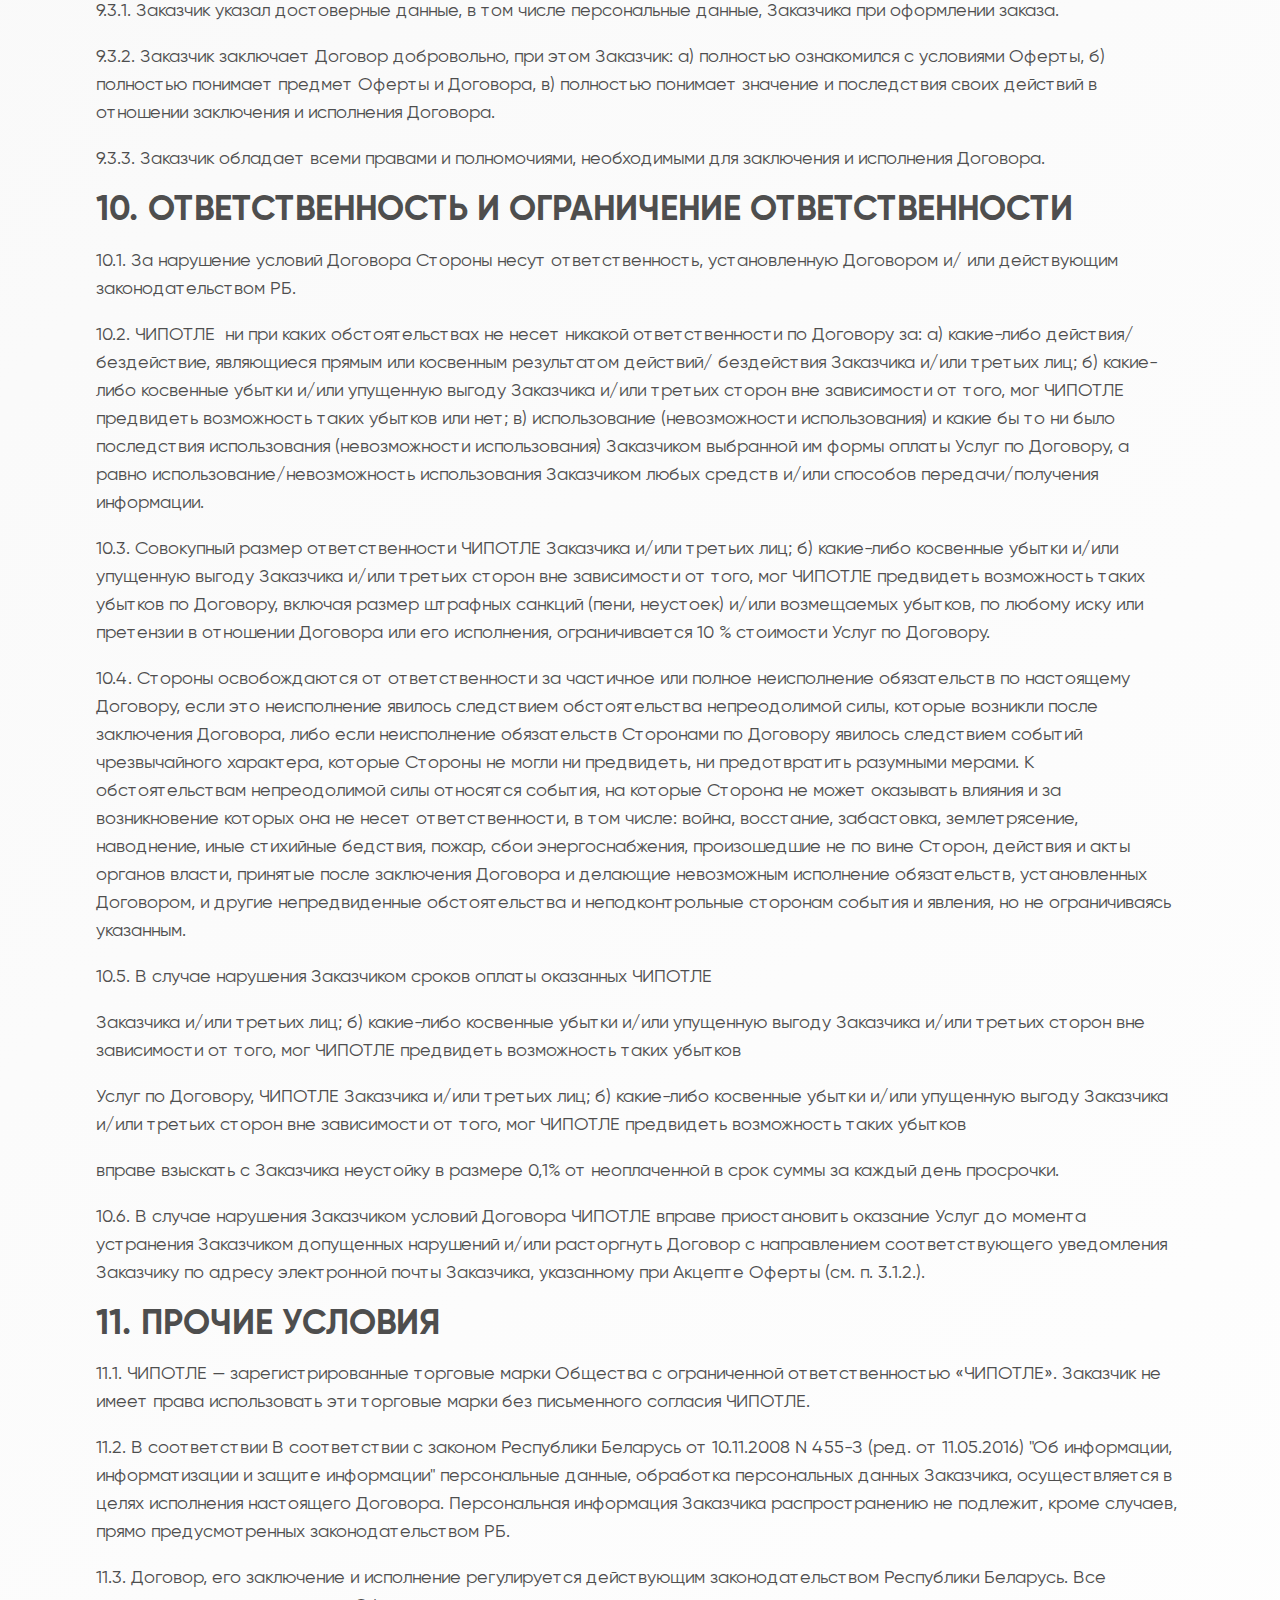
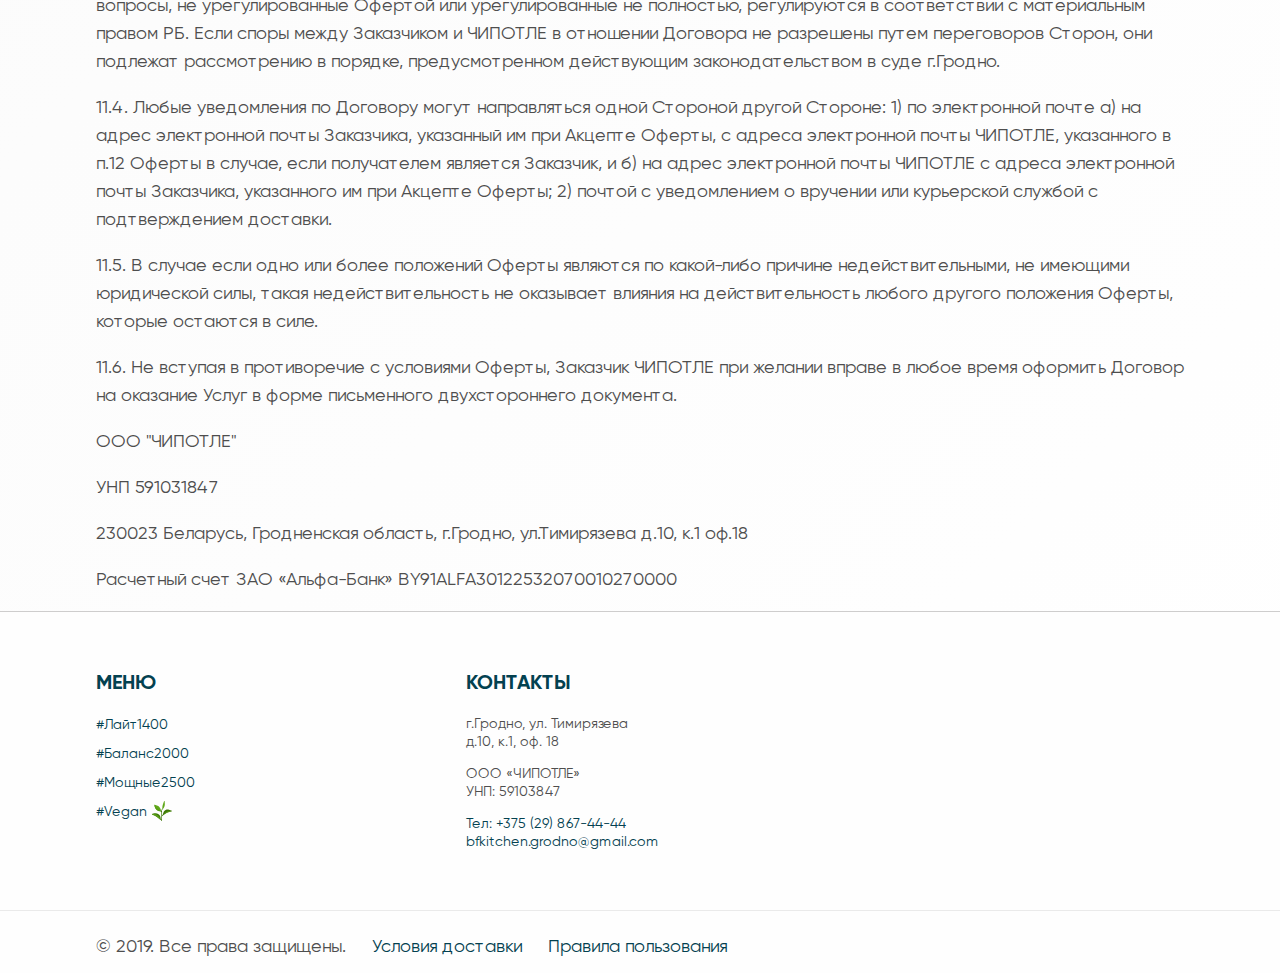
<file: pravila.html>
<!DOCTYPE html>
<html lang="en">

<head>
  <meta charset="UTF-8" />
  <meta name="viewport" content="width=device-width, initial-scale=1" />
  <title>Заказ | BF kitchen | Здоровое питание в Гродно</title>
  <meta name="description" content="Доставка правильного питания к вам в дом. Правильное питание - залог здоровья!" />
  <link rel="canonical" href="http://bfkitchen.by/" />

  <link href="https://fonts.googleapis.com/icon?family=Material+Icons" rel="stylesheet">
  <link href="css/materialize.css" type="text/css" rel="stylesheet" media="screen,projection" />
  <link href="css/style.css" type="text/css" rel="stylesheet" media="screen,projection" />

  <script src="./js/jsondata.js"></script>
</head>

<body onload="load()">
  <div class="navbar-fixed">
    <nav class="white" role="navigation">
      <div class="top-header">
        <div class="left-menu">
          <div class="container-fluid">
            <div class="top-left-navigation">
              <div class="top-navigation">
                <ul>
                  <li>
                    <a href="mailto:bfkitchen.grodno@gmail.com">bfkitchen.grodno@gmail.com</a>
                  </li>
                  <!-- <li>
                    <a href="#">ДОСТАВКА</a>
                  </li> -->
                  <!-- <li>
                      <a href="#">КОНСУЛЬТАЦИЯ ДИЕТОЛОГА</a>
                  </li> -->
                  <li>
                    <a class="waves-effect waves-light modal-trigger" href="#callback">ПЕРЕЗВОНИТЕ МНЕ</a>
                  </li>
                </ul>
              </div>
            </div>
            <div class="top-right-social-icons">
              <div class="top-right-menu">
                <div class="social-icons">
                  <a href="#" target="_blank"><img src="./images/icons/telegram.svg" width="17" height="17"></a>
                  <a href="https://www.facebook.com/Bfkitchenby-100219991476826/" target="_blank"><img
                      src="./images/icons/facebook.svg" width="17" height="17"></a>
                  <a href="https://www.instagram.com/bfkitchen.by/" target="_blank"><img
                      src="./images/icons/instagram.svg" width="17" height="17"></a>
                </div>
              </div>
            </div>
          </div>
        </div>
      </div>
      <div class="nav-wrapper container-fluid">
        <div>
          <ul id="nav-mobile" class="side-nav">
            <span class="menu-logo">
              Menu
            </span>
            <li><a href="/planone"><span class="planOneName"></span></a></li>
            <li><a href="/plantwo"><span class="planTwoName"></span></a></li>
            <li><a href="/planthree"><span class="planThreeName"></span></a></li>
            <li><a href="/planfour"><span class="planFourName"></span><img class="vegan-img"
                  src="./images/icons/leaf.svg" alt="vegan"></a></li>
            <!-- <li><a href="./planfive.html"><span class="planFiveName"></span></a></li> -->
          </ul>
          <a href="#" data-activates="nav-mobile" class="button-collapse hamburger-icon"><i
              class="material-icons">menu</i>
            Меню
          </a>
        </div>
        <div>
          <a id="logo-container" href="/" class="brand-logo"><img src="./images/logo-svg.svg" alt="logo"></a>
        </div>
        <div>
          <a href="#">
            <img src="./images/icons/shopping-cart.svg">
          </a>
        </div>
      </div>
    </nav>
  </div>
  <div class="container rules">
    <h1>Публичная оферта</h1>
    <h4>Публичная оферта на оказание услуг ООО «ЧИПОТЛЕ»</h4>
    <h5>1.1 ООО «ЧИПОТЛЕ», публикует Публичную оферту о
      предоставлении  возмездных Услуг по организации программы питания на
      изложенных ниже условиях.</h5>
    <p>1.2. В соответствии со статьей 405 Гражданский кодекс Республики Беларусь (ГК
      РБ) данный документ является публичной офертой, и в случае принятия
      изложенных ниже условий физическое лицо, производящее акцепт этой оферты,
      осуществляет оплату Товара Продавца в соответствии с условиями настоящего
      Договора. В соответствии со татьёй 408 ГК РБ, оплата Товара Покупателем
      является акцептом оферты, что считается равносильным заключению Договора на
      условиях, изложенных в оферте.</p>
    <p>1.3. На основании вышеизложенного, внимательно ознакомьтесь с текстом
      публичной оферты, и если вы не согласны с каким-либо пунктом оферты, Вам
      предлагается отказаться от покупки Товаров или использования Услуг,
      предоставляемых Продавцом.</p>
    <p>1.4. В настоящей оферте, если контекст не требует иного, нижеприведенные
      термины имеют следующие значения:</p>
    <h4>ОПРЕДЕЛЕНИЯ И ТЕРМИНЫ.</h4>
    <p>В целях настоящего документа нижеприведенные термины используются в
      следующем значении:</p>
    <p><b> • Сайт</b> - совокупность web-страниц, размещённых в сети Интернет по адресу
      http://bfkitchen.by/</p>
    <p><b> •  Оферта</b> - настоящий документ «Оферта на оказание услуг по организации
      программы питания ЧИПОТЛЕ, размещенный в сети Интернет на Сайте по
      адресу http://bfkitchen.by/</p>
    <p><b> • Рационы питания</b> - разработанные специалистами ЧИПОТЛЕ рационы питания,
      удовлетворяющие заданным ограничениям по калорийности, содержанию белков,
      жиров, углеводов, срокам хранения и другим параметрам. Все авторские права
      защищены действующим законодательством.</p>
    <p><b> • Услуги</b> - услуги ЧИПОТЛЕ по приготовлению блюд в соответствии с рационами
      питания  и поставке указанных блюд по адресу, заданному Клиентом.</p>
    <p><b> • Акцепт Оферты</b> - полное и безоговорочное принятие Оферты путем
      осуществления действий, указанных в разделе 3.1.2. Оферты. Акцептом Оферты
      заключается Договор.</p>
    <p><b> • Договор</b> - возмездный договор между Клиентом и ПОРЦИЯПРО на оказание
      Услуг по организации программ питания, которые заключается посредством
      Акцепта Оферты.</p>
    <p><b> • Заказчик</b> - любое физическое или юридическое лицо, заинтересованное в
      получении Услуг для себя и/или членов своей семьи, и/или любой третьей
      стороны, и осуществившее Акцепт Оферты. Заказчик также производит
      финансовые расчеты.</p>
    <p><b> • Потребитель</b> - выгодоприобретатель Программы питания.</p>
    <p>1.5. В Оферте могут быть использованы термины, не определенные в п. 1.1.
      Оферты. В таком случае толкование такого термина производится в соответствии с
      текстом Оферты. В случае отсутствия однозначного толкования термина в тексте
      Оферты следует руководствоваться толкованием термина, определенным: в
      первую очередь - законодательством РБ, во вторую очередь - на Сайте, затем -
      сложившимся в повседневной практике.</p>
    <h4>2. ПРЕДМЕТ ДОГОВОРА</h4>
    <p> 2.1. Предметом Договора является возмездное оказание ЧИПОТЛЕ  Услуг по
      организации Программы питания Заказчика, а именно:
      <ul>
        <li>• Помощь в подборе рационов питания по указанным  Заказчиком сведениям;</li>
        <li>• Поставка готовых блюд по адресу (адресам), указанному Заказчиком в
          соответствии с согласованным расписанием.</li>
      </ul>
    </p>
    <p>2.2. Заказчик может заказать Услуги для себя самого, а также для одного или
      нескольких членов своей семьи и/или третьих лиц.</p>
    <h4>3. ПОРЯДОК ОКАЗАНИЯ УСЛУГ</h4>
    <p>3.1. Для получения Услуг любое лицо должно выполнить следующие действия:</p>
    <p>3.1.1. Ознакомиться со списком рационов, настоящей Офертой и другими
      информационными материалами на Сайте или получить эту информацию от
      сотрудников ЧИПОТЛЕ по телефону и/или при личной встрече.</p>
    <p>3.1.2. Акцептовать Оферту одним из двух способов:</p>
    <p> •  Нажать кнопку «заказать» на сайте.</p>
    <p> • Заполнить и подписать бумажную анкету и договор присоединения к настоящей
      Оферте, после чего передать эти документы сотрудникам ЧИПОТЛЕ 
      В любом из этих вариантов лицо, желающее акцептовать Оферту, в обязательном
      порядке несёт ответственность о сведениях состояния здоровья Потребителя,
      и/или состоянии здоровья членов своей семьи, и/или состоянии здоровья третьх
      лиц для которых он будет заказывать Рационы питания.</p>
    <p>В частности   сведения о наличии или отсутствии у Заказчика и/или членов его
      семьи пищевых аллергий, хронических заболеваний желудочно-кишечного тракта,
      заболеваний эндокринной системы, таких, например, как сахарный диабет, а также
      алиментарно-зависимых заболеваний.</p>
    <p>С момента акцепта Оферты данное лицо становится Заказчиком в терминах
      настоящего документа.</p>
    <p>3.1.3. Заказчик составляет (в электронной форме на Сайте или в бумажной на
      соотвующем бланке или телефонном варианте) заказ на оказание услуг, в котором
      указывает выбранный рацион питания, желаемую продолжительность, один или
      несколько адресов доставки и предпочтительное время (расписание) доставки.
      Стоимость выбранной программы определяется в соответствии с действующими
      на момент формирования заказа прейскурантами, расзмещёнными на сайте или
      предоставленным сотрудником ЧИПОТЛЕ с учётом положений ст. 5 настоящей
      Оферты.</p>
    <p>3.1.4. ЧИПОТЛЕ принимает заказы, а затем или подтверждает возможность его
      выполнения или сообщает Заказчику об отказе в его исполнении.</p>
    <p>3.1.5. Оплата подтверждается на месте передачи при встрече с курьером.</p>
    <p>3.1.6. При заказе более чем на два дня ЧИПОТЛЕ последовательно, день за днём,
      оказывает Услуги.</p>
    <p>В случае, если в какой-либо из дней Услуга не была оказана по вине ЧИПОТЛЕ,
      стоимость этого дня возвращается Заказчику или восполняется дополнительным
      рационом на день на выбор заказчика. Если в какой-то из дней Услуга не была
      оказана по вине Заказчика, её стоимость не возвращается и соответствующая
      часть Услуги считается оказанной.</p>
    <p>3.2. Порядок изменения параметров или переноса дат оказания Услуг.</p>
    <p>3.2.1. Заказчик может за 12 часов до доставки заказа отменить поданный им и
      принятый ЧИПОТЛЕ заказ. При отмене заказа, который уже начал исполняться или
      частично исполнен, Заказчику возвращается сумма равная стоимости тех дней
      Услуги, которые ещё не начали исполняться ЧИПОТЛЕ.</p>
    <p>3.2.2. Заказчик может по своему усмотрению приостановить действие Услуг или
      изменить даты доставки заказанных  рационов  питания при условии, что он
      сообщает ЧИПОТЛЕ об этом не менее чем за сутки до предполагаемой даты
      приостановки или переноса дат. В случае более позднего уведомления ЧИПОТЛЕ
      оставляет за собой право удержать стоимость соответствующих дней Услуги,
      которые уже находятся в процессе исполнения.</p>
    <p>3.2.3. Заказчик может изменять интервалы времени и адреса доставки по своему
      желанию, уведомив об этом ЧИПОТЛЕ не менее чем за 12 часов до
      предполагаемого времени доставки. <b>Смена адреса после 20:00 перед днем
        доставки влечет доплату за доставку по другому адресу, не внесенному
        заранее в путевой лист, в размере 5 BYN.</b></p>
    <p><b>Доставка производится в выбранный Вами в корзине диапазон с 6:00 до
        12:00</b> (непосредственно в день питания). Возможность изменения в более поздние
      сроки остаётся на усмотрение ЧИПОТЛЕ
      В пределах Гродно доставка производится бесплатно. Доставка за город
      производится при доплате 20 коп/км по согласованию с менеджером. 
      Возможна доставка в регионы по предварительной договоренности с оператором
      по тел. +375 29 867 44 44.</p>
    <p>3.3. В случае возврата сумм  Заказчик обязан уведомить об этом ЧИПОТЛЕ не
      менее чем за 2 рабочих дня, а затем лично явиться для получения денег с
      документом, удостоверяющим личность в офис клиентской службы ЧИПОТЛЕ.</p>
    <p>3.4. Все действия на Сайте (формирование заказов, заполнение формы обратной
      связи и т. д. ) Заказчик производит в специальном разделе Сайта либо по
      телефону.</p>
    <h4>4. ПРАВА И ОБЯЗАННОСТИ СТОРОН</h4>
    <h5>4.1. ЧИПОТЛЕ обязуется:</h5>
    <p>4.1.1. Предоставить Заказчику Услуги в соответствии с положениями настоящей
      Оферты.</p>
    <p>4.1.2. При оказании Услуг строго соблюдать положения законодательства РБ,
      регламентирующие оказание услуг общественного питания.</p>
    <h5>4.2. ЧИПОТЛЕ  имеет право:</h5>
    <p>Привлекать для выполнения услуг субподрядчиков, оставаясь ответственным за
      соблюдение Договора перед Заказчиком и осуществляя контроль качества работы
      своих субподрядчиков. Вносить по своему усмотрению изменения в рационы
      питания при условии соблюдения основных параметров и ограничений
      (калорийность, содержание питательных веществ, сроки хранения и т. д.)</p>
    <p>Презентация блюд может незначительно отличаться от иллюстрации. Сервис
      доставки правильного питания «BF kitchen» гарантирует отличное качество и вкус
      блюд.</p>
    <p>Сервис оставляет за собой право на изменение   состава блюд по своему
      усмотрению и изменения информации на сайте не позднее чем за два дня до
      доставки.</p>
    <p>Вести запись телефонных переговоров с Заказчиком, а также сохранять историю
      всех действий Заказчика на Сайте.</p>
    <p>4.2.1. Заказчик обязуется: При Акцепте Оферты нести полную ответственность о
      состоянии своего здоровья и/или здоровья предполагаемых Потребителей Услуги
      (см. п. 3.1.2.) Своевременно и в полном объёме оплачивать Услуги ЧИПОТЛЕ.
      Использовать рационы питания только для личного употребления. Запрещается
      перепродажа, распространение, использование в рекламных и других материалах
      рационов  питания без письменного разрешения ЧИПОТЛЕ. Своевременно
      извещать ЧИПОТЛЕ о своей недоступности в какое-либо время оказания Услуги
      или о невозможности принять курьера в это время.</p>
    <h5>4.3. Заказчик имеет право:</h5>
    <p>Получать полную и достоверную информацию о составе рационов  питания.</p>
    <p>Получать консультации специалистов компании по указанным на Сайте адресам.</p>
    <h4>5. СТОИМОСТЬ УСЛУГ И УСЛОВИЯ ОПЛАТЫ</h4>
    <p>5.1. Стоимость Услуг ЧИПОТЛЕ опубликована на Сайте и явным образом
      отображаются на странице формирования заказа.</p>
    <p>5.2. ЧИПОТЛЕ  оставляет за собой право менять стоимость услуг. Такие изменения
      не влияют на стоимость уже заказанных на момента изменения Услуг, но все
      последующие Услуги Заказчика оплачиваются уже по новым ценам.</p>
    <p>5.3. ЧИПОТЛЕ оказывает Услуги при условии полной оплаты на месте.</p>
    <p>5.4. Отказ в доставке возможен в случае, когда адрес и/или время доставки не
      попадают в зону гарантированного обслуживания ЧИПОТЛЕ.  В этом случае
      Заказчик и ПОРЦИЯПРО могут совместно дополнительно договориться об
      изменении стоимости Услуг или об изменении параметров доставки. В целях
      обеспечения высокого качества доставляемых блюд и их соответствия санитарно-
      эпидемиологическим требованиям, а также в целях обеспечения безопасности
      сотрудников службы доставки и соблюдения иных внутренних требований
      компании, Сервис доставки правильного питания «BF kitchen» вправе отказать в
      приеме заказа на доставку, о чем Вам будет сообщено оператором. Компания
      вправе отказать в принятии заказа в случае, если лицо, намеревающееся
      разместить заказ, ранее осуществляло заказ рационов, и в последующем
      необоснованно отказалось или уклонилось от получения или оплаты заказа.</p>
    <p>5.5. ЧИПОТЛЕ также вправе по своему усмотрению предоставить Заказчику скидку
      от опубликованной на Сайте цены на Услуги.</p>
    <p>5.6. Оплата осуществляется в белорусских рублях.</p>
    <h4>6. СРОК ДЕЙСТВИЯ И ИЗМЕНЕНИЕ УСЛОВИЙ ОФЕРТЫ</h4>
    <p>6.1. Оферта вступает в силу с момента размещения в сети Интернет по адресу
      http://bfkitchen.by/pravila_polzovania и действует до момента отзыва Оферты
      ЧИПОТЛЕ.</p>
    <p>6.2. ЧИПОТЛЕ оставляет за собой право внести изменения в условия Оферты
      и/или отозвать Оферту в любой момент по своему усмотрению. В случае внесения
      ЧИПОТЛЕ изменений в Оферту, такие изменения вступают в силу с момента
      размещения измененного текста Оферты в сети Интернет по указанному в п.
      6.1.адресу, если иной срок вступления изменений в силу не определен
      дополнительно при таком размещении.</p>
    <h4>7. СРОК ДЕЙСТВИЯ И ИЗМЕНЕНИЕ ДОГОВОРА</h4>
    <p>7.1. Акцепт Оферты Заказчиком, произведенный согласно п. 3.1.2 Оферты, создает
      Договор на условиях Оферты.</p>
    <p>7.2 Договор вступает в силу с момента Акцепта Оферты Заказчиком и действует: а)
      до момента исполнения Сторонами обязательств по Договору, а именно оплаты
      Заказчиком стоимости Услуг и оказания ЧИПОТЛЕ Услуг в объеме,
      соответствующем стоимости Услуг, либо б) до момента расторжения Договора.</p>
    <p>7.3. Заказчик соглашается и признает, что внесение изменений в Оферту влечет за
      собой внесение этих изменений в заключенный и действующий между Заказчиком
      и ЧИПОТЛЕ  Договор, и эти изменения в Договор вступают в силу одновременно с
      такими изменениями в Оферте.</p>
    <p>7.4. В случае отзыва Оферты ЧИПОТЛЕ в течение срока действия Договора,
      Договор считается прекращенным с момента отзыва, если иное не оговорено
      ЧИПОТЛЕ  при отзыве Оферты.</p>
    <h4>8. РАСТОРЖЕНИЕ ДОГОВОРА</h4>
    <p>8.1. Договор может быть расторгнут:</p>
    <p>8.1.1. По соглашению Сторон в любое время.</p>
    <p>8.1.2. По инициативе любой из Сторон в случае нарушения другой Стороной
      условий Договора с письменным уведомлением другой Стороны. 8.2. По иным
      основаниям, предусмотренным настоящей Офертой.</p>
    <p>8.3. В случае расторжения Договора инициатор расторжения отменить все заказы
      Заказчика в порядке, указанном в п. 3.2.1. После этого Заказчик вправе получить
      обратно остаток денег  в порядке, указанном в п. 3.3.</p>
    <h4>9. ГАРАНТИИ</h4>
    <p>9.1. В течение срока действия Договора ЧИПОТЛЕ  предпримет все разумные
      усилия для устранения каких-либо сбоев и ошибок, в случае их возникновения, в
      максимально короткие сроки. При этом Заказчик соглашается с тем, что:</p>
    <p>• ЧИПОТЛЕ не гарантирует отсутствия ошибок и сбоев в работе Сайта. В случае
      возникновения перебоев в работе Сайта Заказчик может управлять своими
      заказами по телефону.</p>
    <p>• ЧИПОТЛЕ не может гарантировать 100% надёжности доставки в заданные
      Заказчиком интервалы времени. При возникновении непредвиденных трудностей с
      доставкой в какой- либо из дней, диспетчер с Заказчиком совместно согласуют
      новое время и место доставки.</p>
    <p>• ЧИПОТЛЕ осуществляет строжайший контроль используемых продуктов питания,
      но не может гарантировать качество продукции в 100% случаях. При
      возникновении проблем с качеством Заказчик вправе отправить ЧИПОТЛЕ
      некачественное блюдо на экспертизу, а ЧИПОТЛЕ -- вернуть стоимость этого
      блюда  Заказчику.</p>
    <p>• Несмотря на то, что рационы здорового питания ЧИПОТЛЕ  действительно
      помогают потребителям поддерживать свой организм в хорошей форме и
      управлять своим весом, ЧИПОТЛЕ не может гарантировать, что Заказчик
      действительно похудеет при питании с использованием указанных Рационов.</p>
    <p>9.2. За исключением гарантий, прямо указанных в тексте Оферты, ЧИПОТЛЕ не
      предоставляет никаких иных прямых или подразумеваемых гарантий по Договору и
      прямо отказывается от каких-либо гарантий или условий в отношении не
      нарушения прав, соответствия Услуг конкретным целям Заказчика.</p>
    <p>9.3. Соглашаясь с условиями и принимая условия настоящей Оферты путем
      Акцепта Оферты, Заказчик (или представитель Заказчика) заверяет ЧИПОТЛЕ и
      гарантирует ЧИПОТЛЕ что:</p>
    <p>9.3.1. Заказчик указал достоверные данные, в том числе персональные данные,
      Заказчика при оформлении заказа.</p>
    <p>9.3.2. Заказчик заключает Договор добровольно, при этом Заказчик: а) полностью
      ознакомился с условиями Оферты, б) полностью понимает предмет Оферты и
      Договора, в) полностью понимает значение и последствия своих действий в
      отношении заключения и исполнения Договора.</p>
    <p>9.3.3. Заказчик обладает всеми правами и полномочиями, необходимыми для
      заключения и исполнения Договора.</p>
    <h4>10. ОТВЕТСТВЕННОСТЬ И ОГРАНИЧЕНИЕ ОТВЕТСТВЕННОСТИ</h4>
    <p>10.1. За нарушение условий Договора Стороны несут ответственность,
      установленную Договором и/ или действующим законодательством РБ.</p>
    <p>10.2. ЧИПОТЛЕ  ни при каких обстоятельствах не несет никакой ответственности
      по Договору за: а) какие-либо действия/бездействие, являющиеся прямым или
      косвенным результатом действий/ бездействия Заказчика и/или третьих лиц; б)
      какие-либо косвенные убытки и/или упущенную выгоду Заказчика и/или третьих
      сторон вне зависимости от того, мог ЧИПОТЛЕ предвидеть возможность таких
      убытков или нет; в) использование (невозможности использования) и какие бы то
      ни было последствия использования (невозможности использования) Заказчиком
      выбранной им формы оплаты Услуг по Договору, а равно
      использование/невозможность использования Заказчиком любых средств и/или
      способов передачи/получения информации.</p>
    <p>10.3. Совокупный размер ответственности ЧИПОТЛЕ
      Заказчика и/или третьих лиц; б) какие-либо косвенные убытки и/или упущенную
      выгоду Заказчика и/или третьих сторон вне зависимости от того, мог ЧИПОТЛЕ
      предвидеть возможность таких убытков по Договору, включая размер штрафных санкций (пени, неустоек) и/или
      возмещаемых убытков, по любому иску или претензии в отношении Договора или
      его исполнения, ограничивается 10 % стоимости Услуг по Договору.</p>
    <p>10.4. Стороны освобождаются от ответственности за частичное или полное
      неисполнение обязательств по настоящему Договору, если это неисполнение
      явилось следствием обстоятельства непреодолимой силы, которые возникли
      после заключения Договора, либо если неисполнение обязательств Сторонами по
      Договору явилось следствием событий чрезвычайного характера, которые
      Стороны не могли ни предвидеть, ни предотвратить разумными мерами. К
      обстоятельствам непреодолимой силы относятся события, на которые Сторона не
      может оказывать влияния и за возникновение которых она не несет
      ответственности, в том числе: война, восстание, забастовка, землетрясение,
      наводнение, иные стихийные бедствия, пожар, сбои энергоснабжения,
      произошедшие не по вине Сторон, действия и акты органов власти, принятые
      после заключения Договора и делающие невозможным исполнение обязательств,
      установленных Договором, и другие непредвиденные обстоятельства и
      неподконтрольные сторонам события и явления, но не ограничиваясь указанным.</p>
    <p>10.5. В случае нарушения Заказчиком сроков оплаты оказанных ЧИПОТЛЕ</p>
    <p>Заказчика и/или третьих лиц; б) какие-либо косвенные убытки и/или упущенную
      выгоду Заказчика и/или третьих сторон вне зависимости от того, мог ЧИПОТЛЕ
      предвидеть возможность таких убытков</p>
    <p>Услуг по Договору, ЧИПОТЛЕ Заказчика и/или третьих лиц; б) какие-либо
      косвенные убытки и/или упущенную выгоду Заказчика и/или третьих сторон вне
      зависимости от того, мог ЧИПОТЛЕ предвидеть возможность таких убытков</p>
    <p>вправе взыскать с Заказчика неустойку в размере 0,1% от неоплаченной в срок
      суммы за каждый день просрочки.</p>
    <p>10.6. В случае нарушения Заказчиком условий Договора ЧИПОТЛЕ вправе
      приостановить оказание Услуг до момента устранения Заказчиком допущенных
      нарушений и/или расторгнуть Договор с направлением соответствующего
      уведомления Заказчику по адресу электронной почты Заказчика, указанному при
      Акцепте Оферты (см. п. 3.1.2.).</p>
    <h4>11. ПРОЧИЕ УСЛОВИЯ</h4>
    <p>11.1. ЧИПОТЛЕ — зарегистрированные торговые марки Общества с ограниченной
      ответственностью «ЧИПОТЛЕ». Заказчик не имеет права использовать эти
      торговые марки без письменного согласия ЧИПОТЛЕ.</p>
    <p>11.2. В соответствии В соответствии с законом Республики Беларусь от 10.11.2008
      N 455-З (ред. от 11.05.2016) &quot;Об информации, информатизации и защите
      информации&quot; персональные данные, обработка персональных данных Заказчика,
      осуществляется в целях исполнения настоящего Договора. Персональная
      информация Заказчика распространению не подлежит, кроме случаев, прямо
      предусмотренных законодательством РБ.</p>
    <p>11.3. Договор, его заключение и исполнение регулируется действующим
      законодательством Республики Беларусь. Все вопросы, не урегулированные
      Офертой или урегулированные не полностью, регулируются в соответствии с
      материальным правом РБ. Если споры между Заказчиком и ЧИПОТЛЕ в отношении
      Договора не разрешены путем переговоров Сторон, они подлежат рассмотрению в
      порядке, предусмотренном действующим законодательством в суде г.Гродно.</p>
    <p>11.4. Любые уведомления по Договору могут направляться одной Стороной другой
      Стороне: 1) по электронной почте а) на адрес электронной почты Заказчика,
      указанный им при Акцепте Оферты, с адреса электронной почты ЧИПОТЛЕ,
      указанного в п.12 Оферты в случае, если получателем является Заказчик, и б) на
      адрес электронной почты ЧИПОТЛЕ с адреса электронной почты Заказчика,
      указанного им при Акцепте Оферты; 2) почтой с уведомлением о вручении или
      курьерской службой с подтверждением доставки.</p>
    <p>11.5. В случае если одно или более положений Оферты являются по какой-либо
      причине недействительными, не имеющими юридической силы, такая
      недействительность не оказывает влияния на действительность любого другого
      положения Оферты, которые остаются в силе.</p>
    <p>11.6. Не вступая в противоречие с условиями Оферты, Заказчик ЧИПОТЛЕ при
      желании вправе в любое время оформить Договор на оказание Услуг в форме
      письменного двухстороннего документа.</p>
    <p>ООО &quot;ЧИПОТЛЕ&quot;</p>
    <p>УНП 591031847</p>
    <p>230023 Беларусь, Гродненская область, г.Гродно, ул.Тимирязева д.10, к.1 оф.18</p>
    <p>Расчетный счет ЗАО «Альфа-Банк» BY91ALFA30122532070010270000</p>
  </div>

  <footer>
    <div class="container">
      <div class="row">
        <div class="col s4 footer-navigation">
          <div class="footer-menu">
            <h2>МЕНЮ</h2>
            <ul>
              <li><a href="/planone"><span class="planOneName"></span></a>
              </li>
              <li><a href="/plantwo"><span class="planTwoName"></span></a>
              </li>
              <li><a href="/planthree"><span class="planThreeName"></span></a>
              </li>
              <li><a href="/planfour"><span class="planFourName"></span><img class="vegan-img"
                    src="./images/icons/leaf.svg" alt="vegan"></a>
              </li>
              <!-- <li><a href="./planfive.html"><span class="planFiveName"></span></a>
              </li> -->
            </ul>
          </div>
        </div>
        <div class="col s4 ">
          <div class="footer-menu">
            <h2>КОНТАКТЫ</h2>
            <p>г.Гродно, ул. Тимирязева<br> д.10, к.1, оф. 18</p>
            <p>ООО «ЧИПОТЛЕ» <br> УНП: 59103847</p>
            <p><a href="tel:+375298674444">Тел: +375 (29) 867-44-44</a> <br>
              <a href="mailto:bfkitchen.grodno@gmail.com">bfkitchen.grodno@gmail.com</a>
            </p>
          </div>
        </div>
      </div>
    </div>
    <div class="lower-footer">
      <div class="container">
        <p>© 2019. Все права защищены. <a href="/dostavka">Условия доставки </a> <a href="/pravila">Правила
            пользования</a></p>

      </div>
    </div>
  </footer>


  <div id="thanks" class="modal">
    <div class="modal-content">
      <h4>Заявка принята.</h4>
      <p>В ближайшее время с Вами свяжется наш менеджер.</p>
    </div>
    <div class="modal-footer">
      <a href="#" class="modal-close waves-effect waves-green btn-flat">Хорошо</a>
    </div>
  </div>

  <div id="callback" class="modal w-30">
    <div class="modal-content">
      <h4>Оставьте заявку</h4>
      <blockquote>
        И наш менеджер свяжется с вами!
      </blockquote>
      <form class="col s12" action="recall.php" data-ajax="true" method="post">
        <div class="input-field col s12">
          <input class="nameForm validate" id="nameForm" name="name" type="text" required>
          <label class="active" for="nameForm">Ваше имя</label>
        </div>
        <div class="input-field col s12">
          <input type="tel" id="phoneForm" name="phone" class="phoneForm validate" data-mask="+375(00) 000-00-00"
            required>
          <label class="active" for="phoneForm">Телефон</label>
        </div>
        <button class="btn waves-effect waves-light" type="submit" name="action">Отправить
          <i class="material-icons right">send</i>
        </button>
      </form>
    </div>

  </div>

  <!--  Scripts-->
  <script src="js/jquery.js"></script>
  <script src="js/materialize.js"></script>
  <script src="js/parallax.js"></script>
  <script src="js/jquery.mask.js"></script>
  <script src="js/init.js"></script>

</body>
</file>
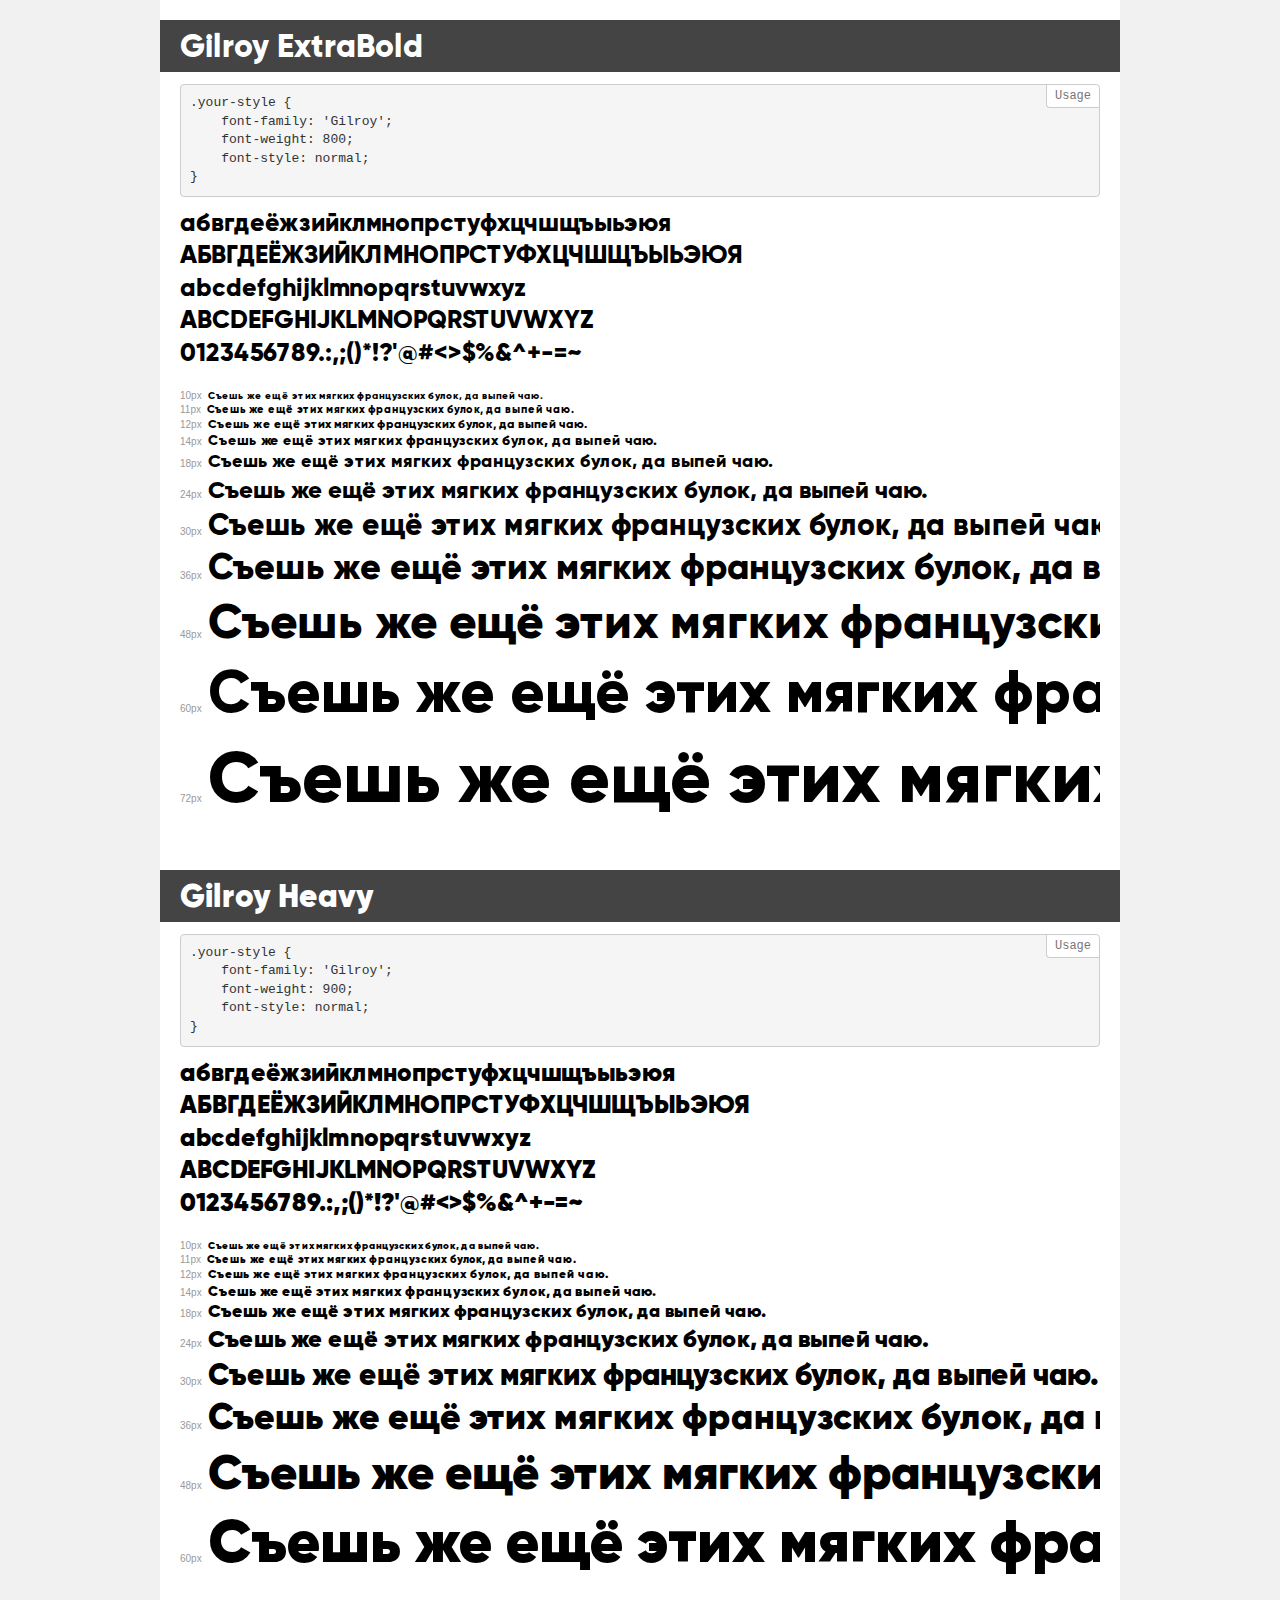
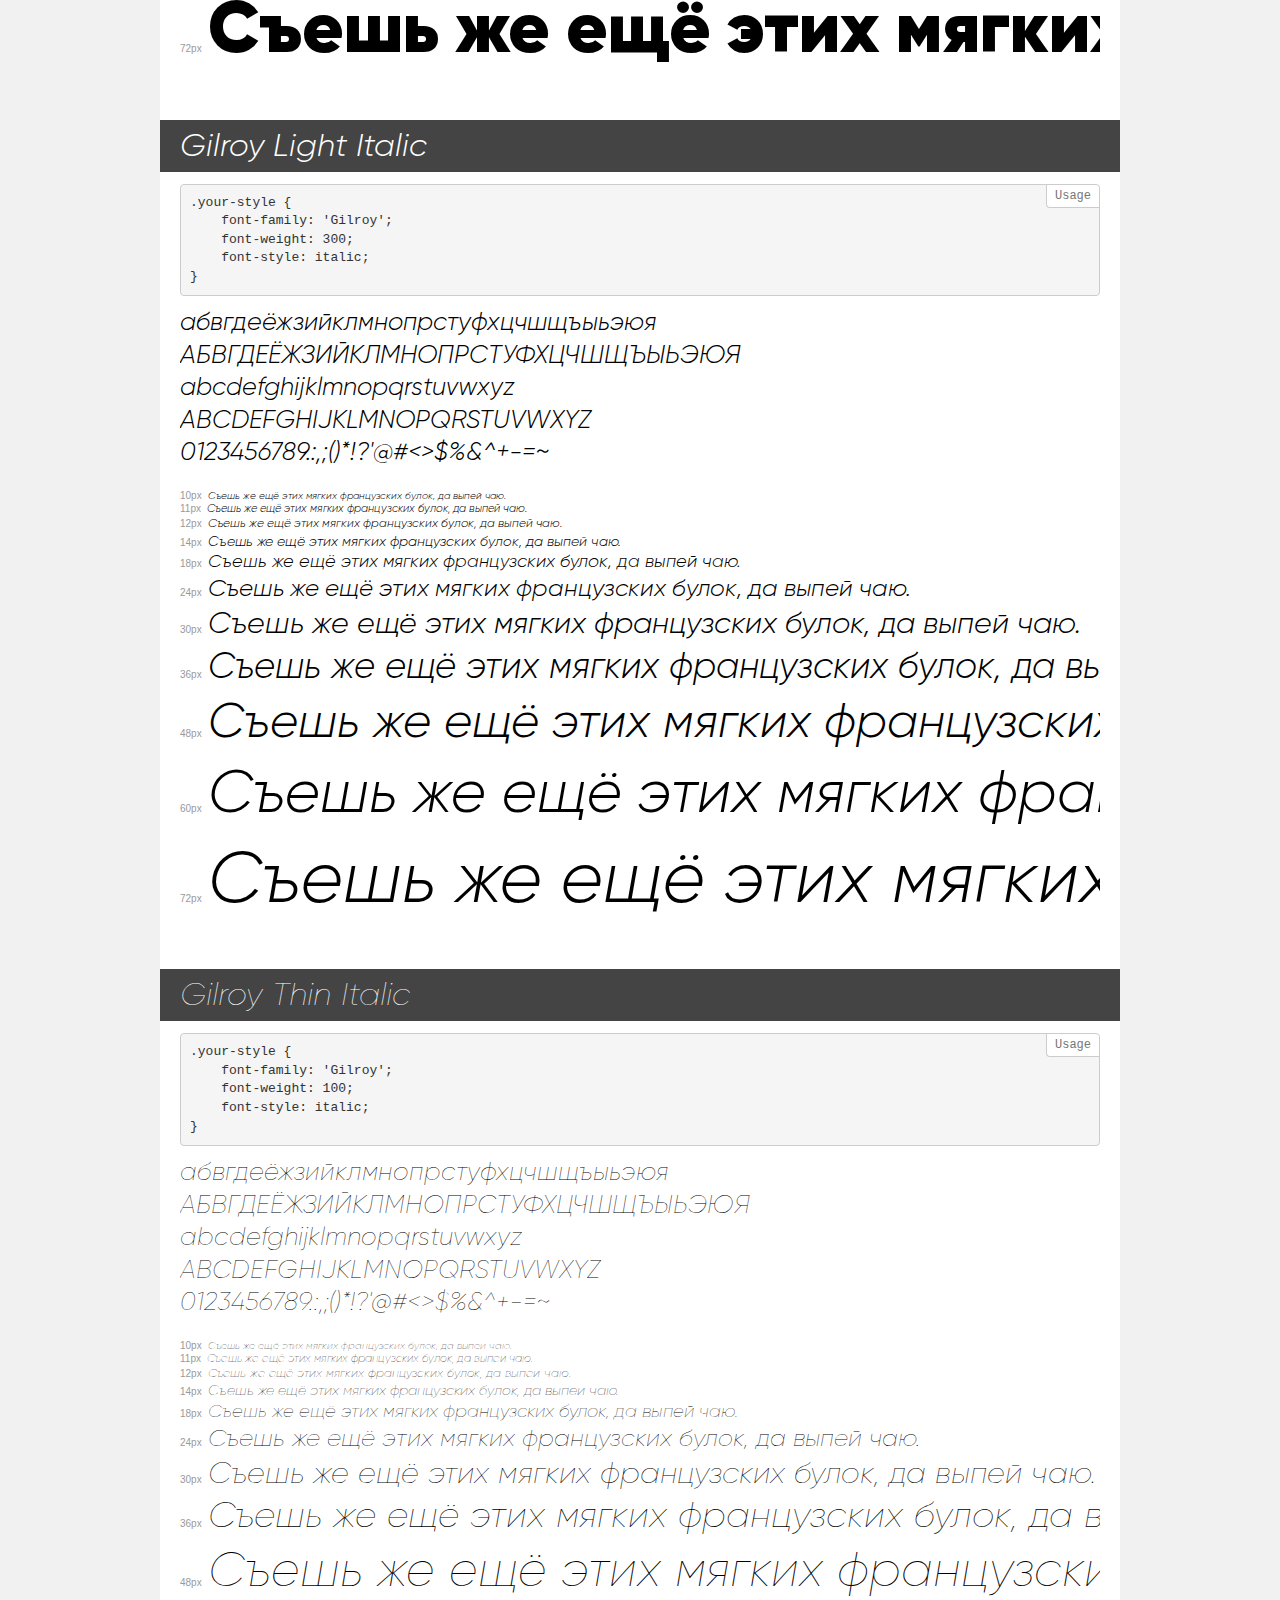
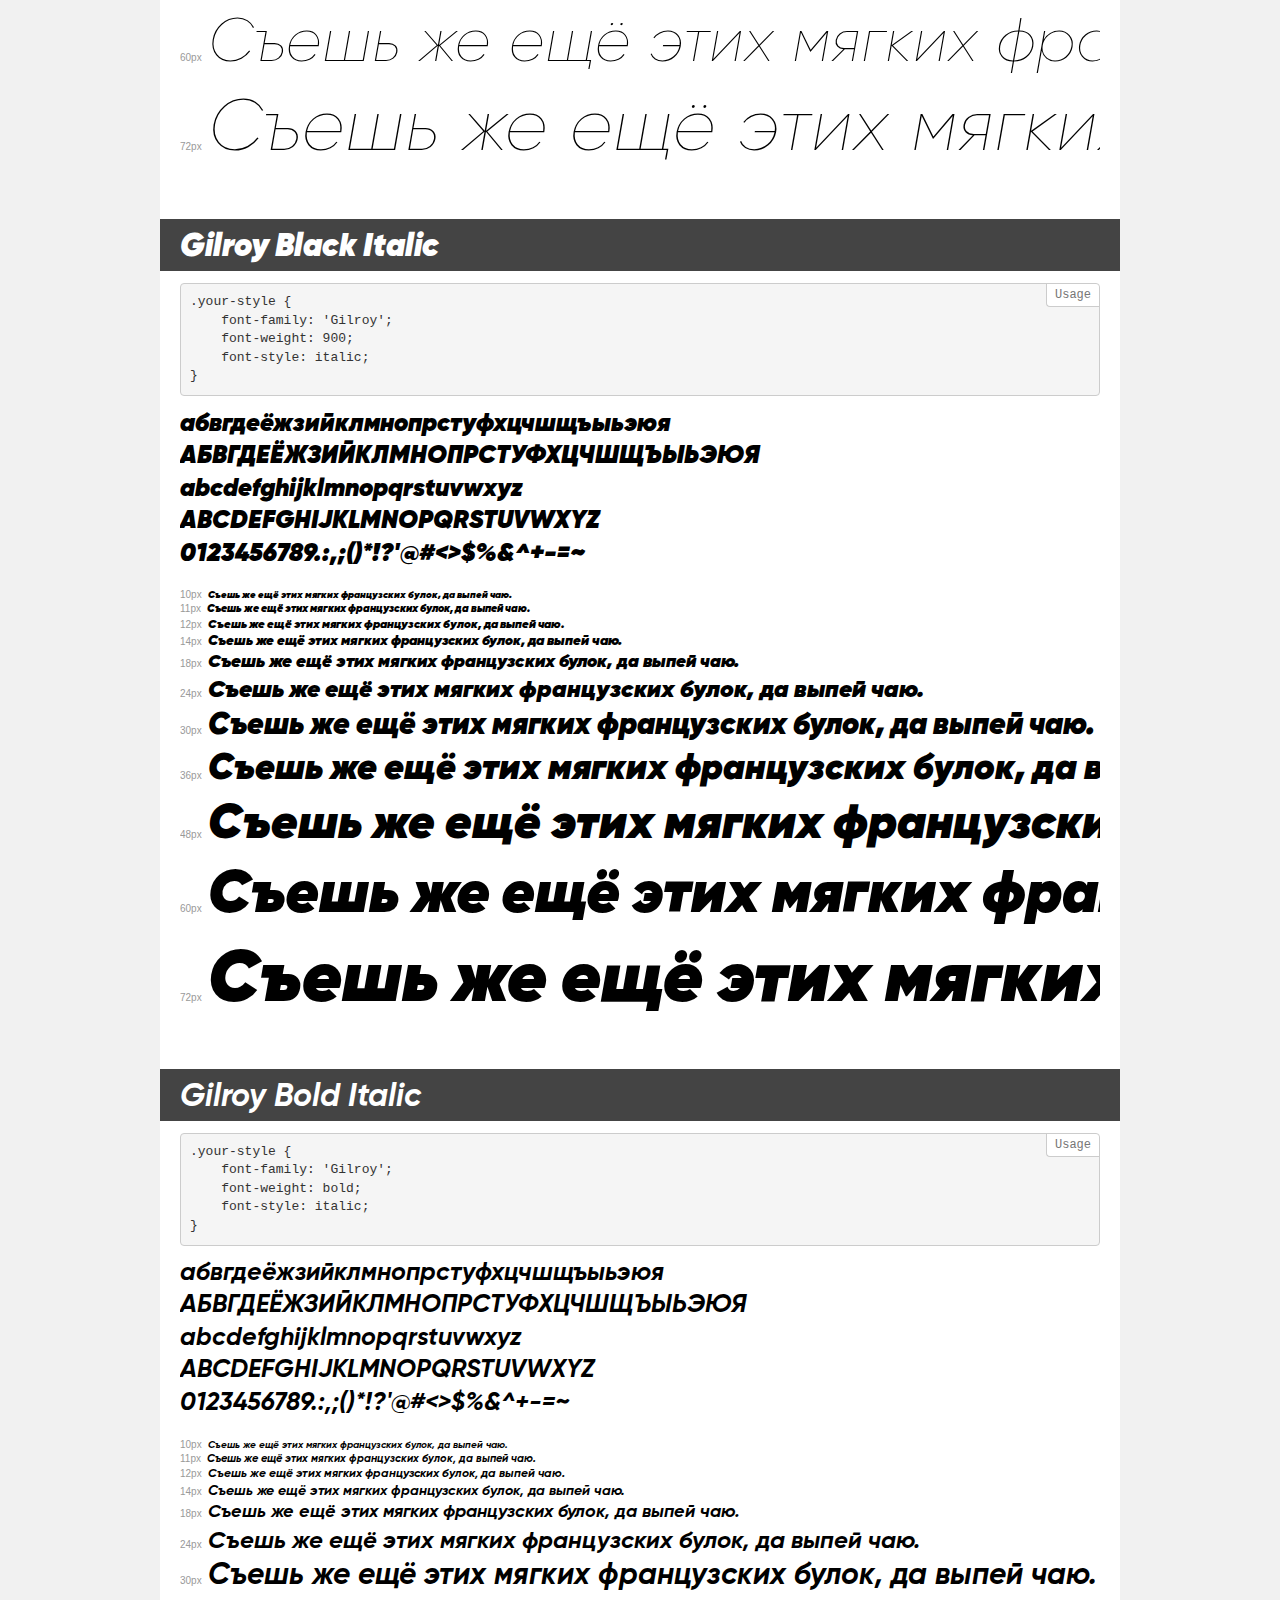
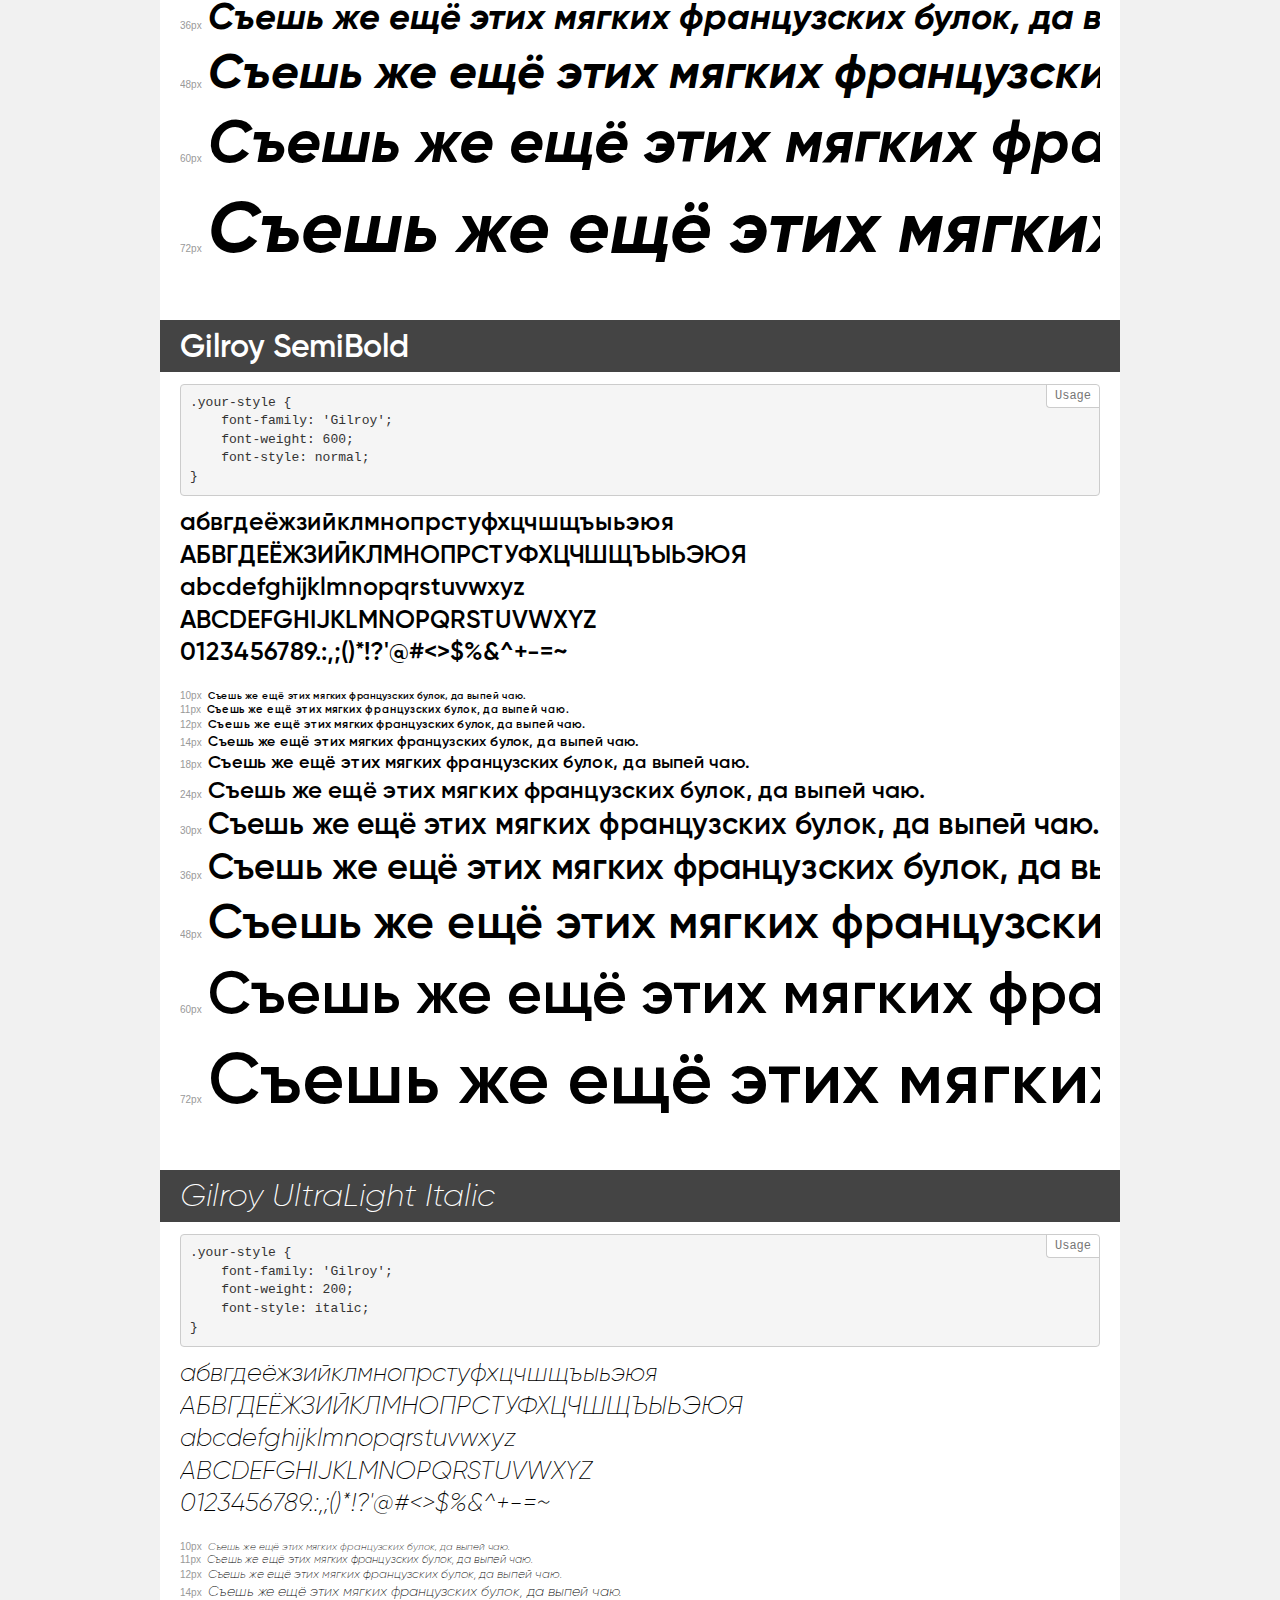
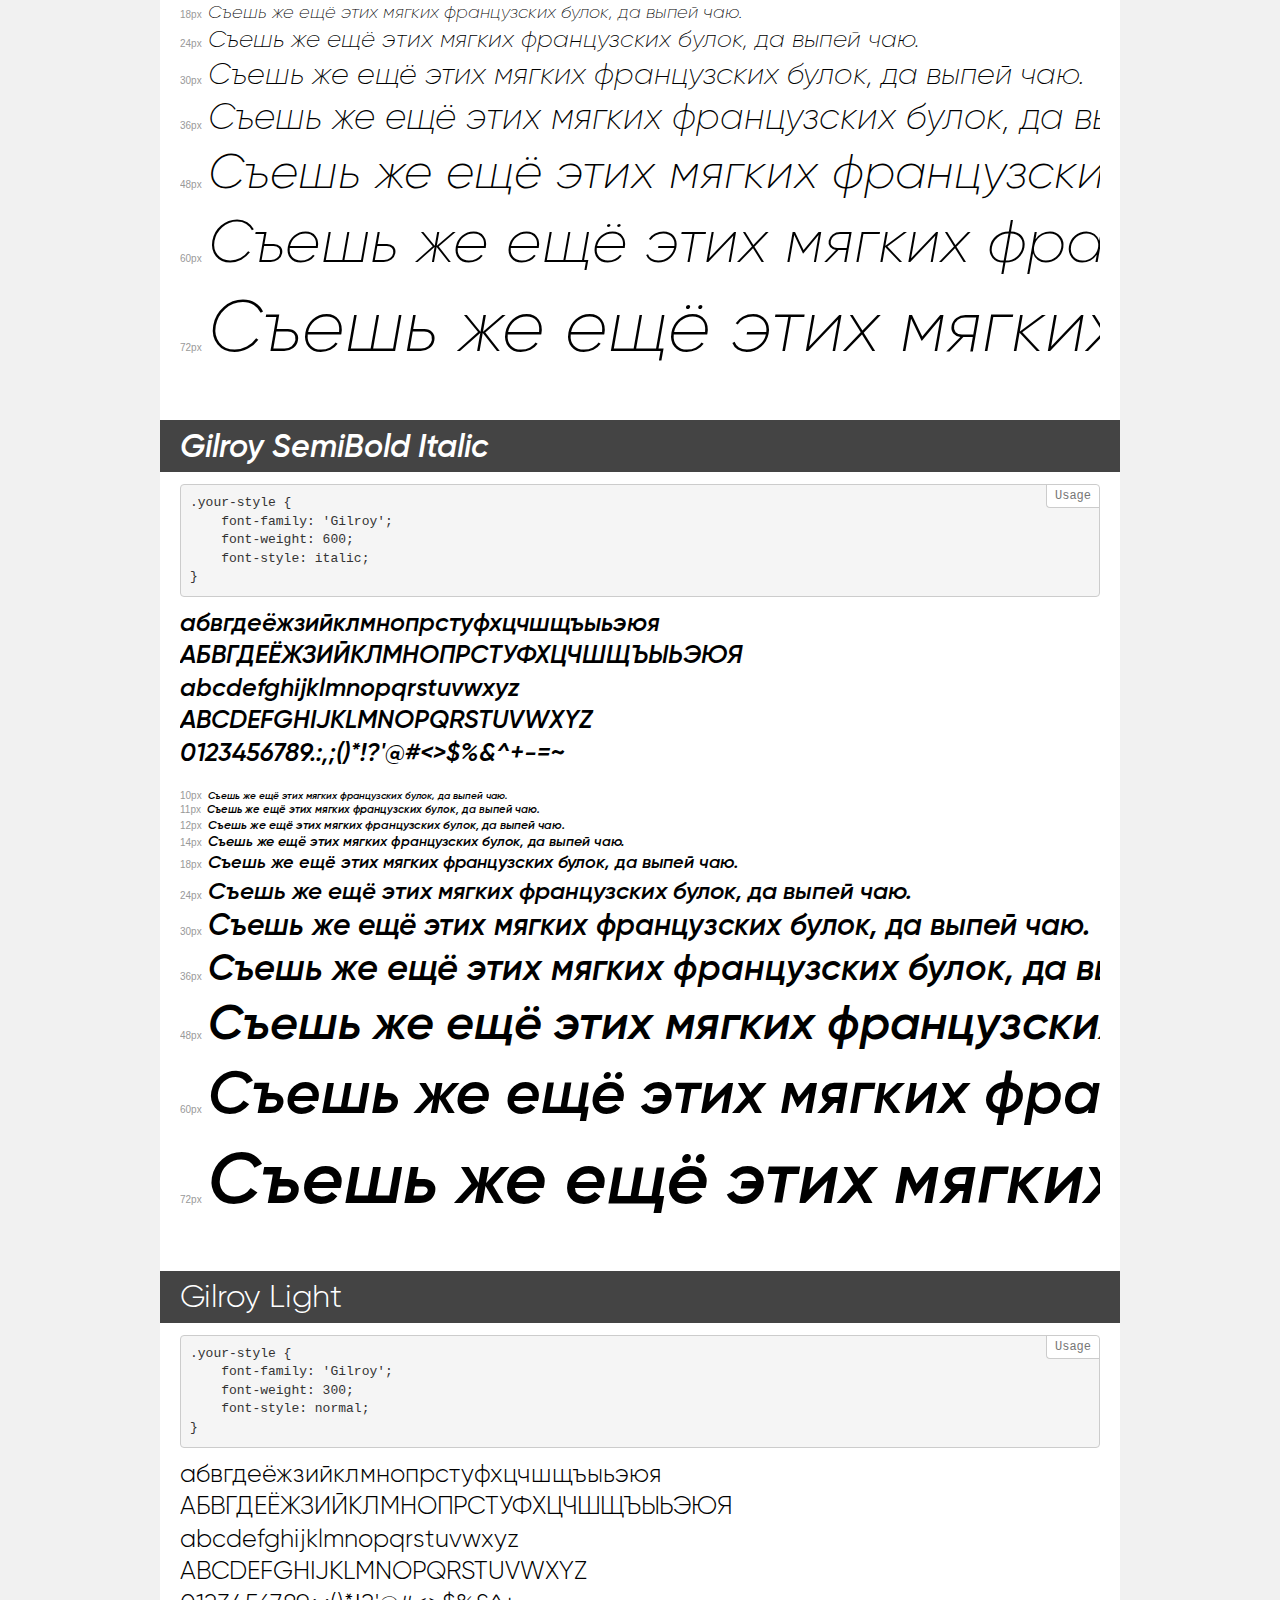
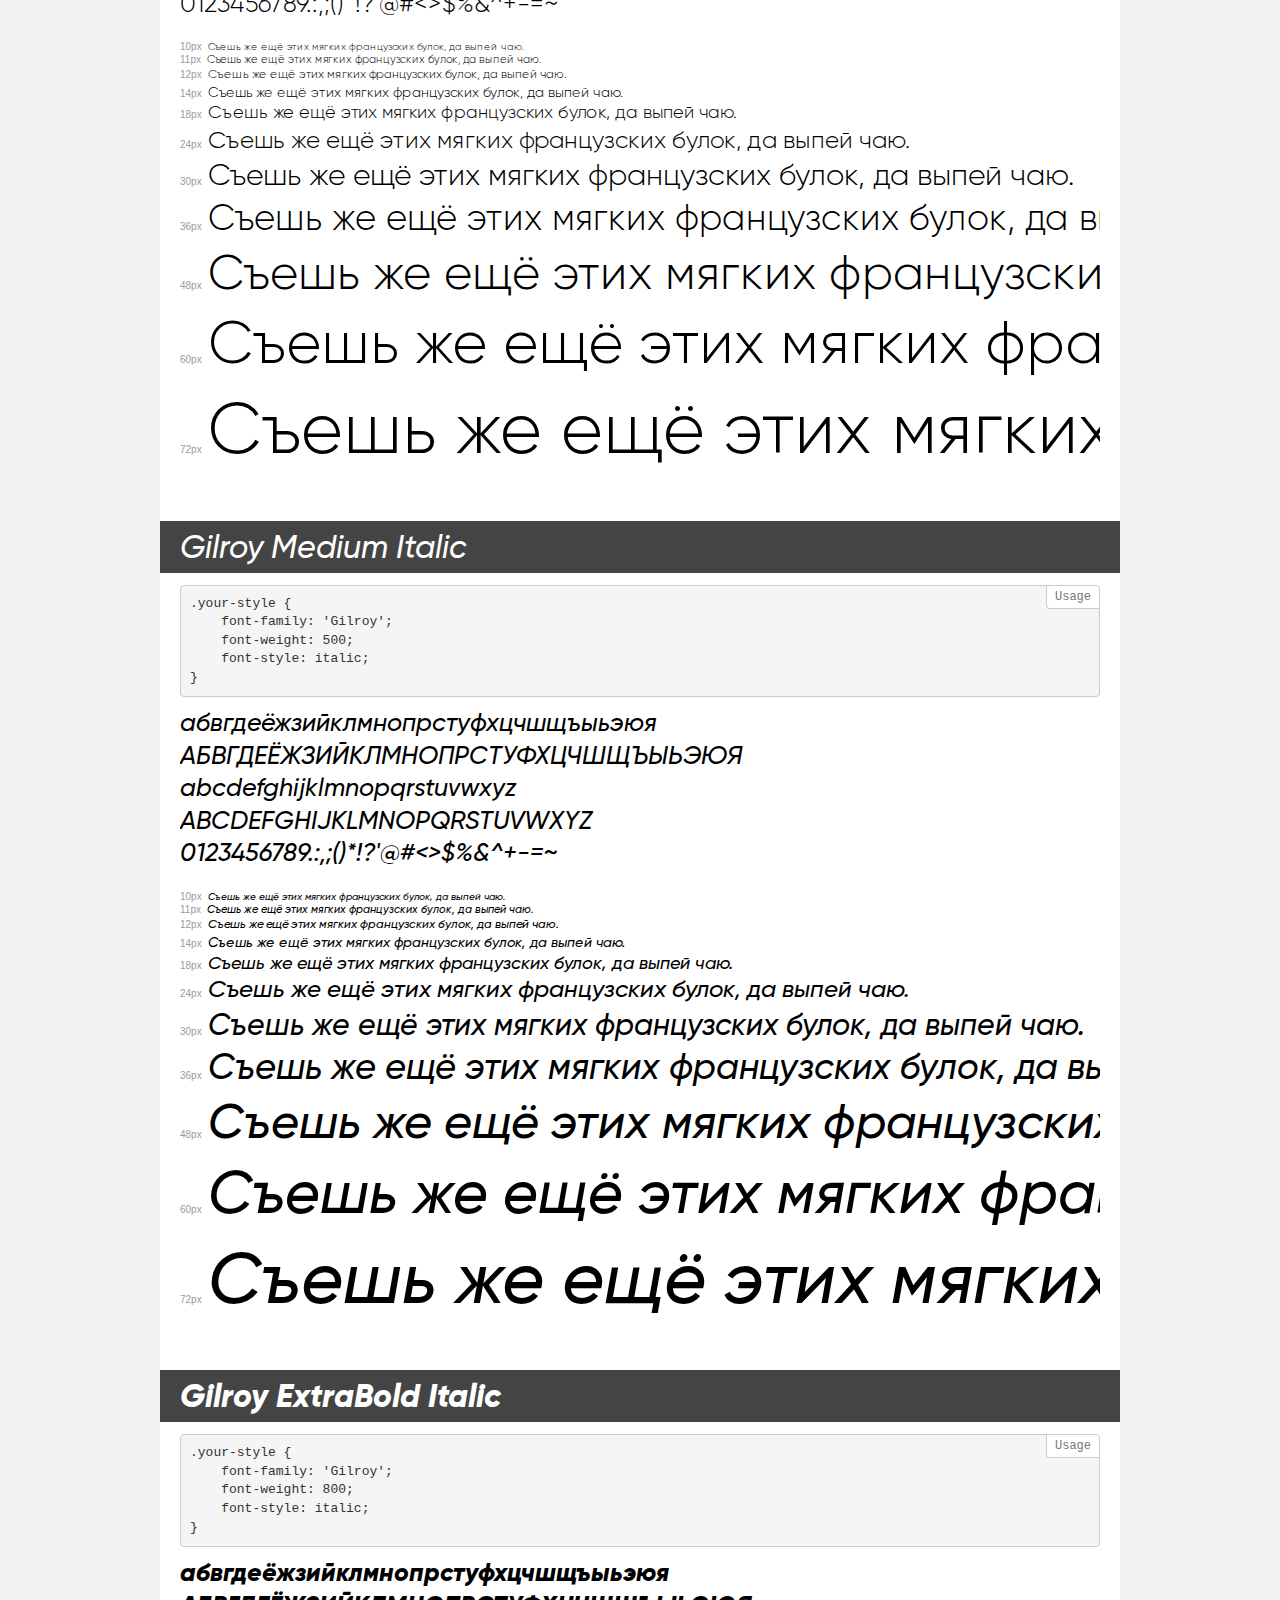
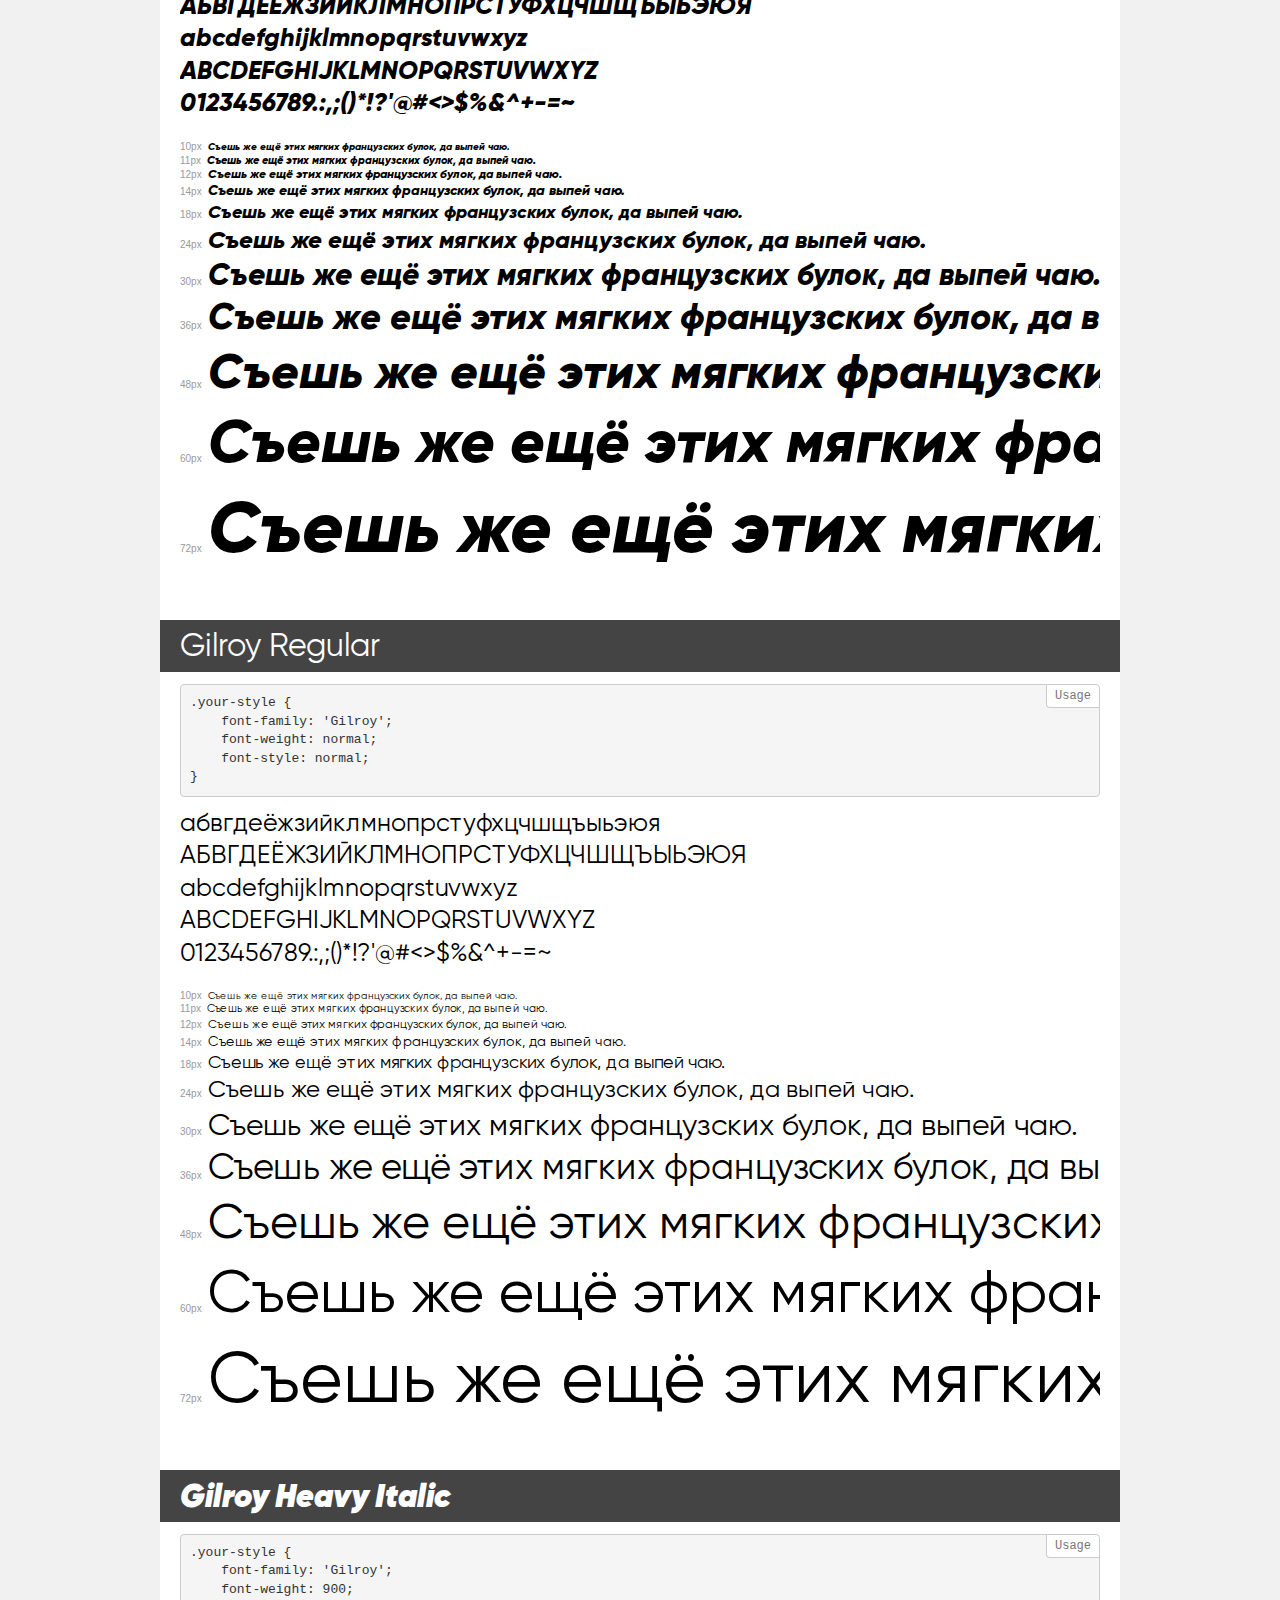
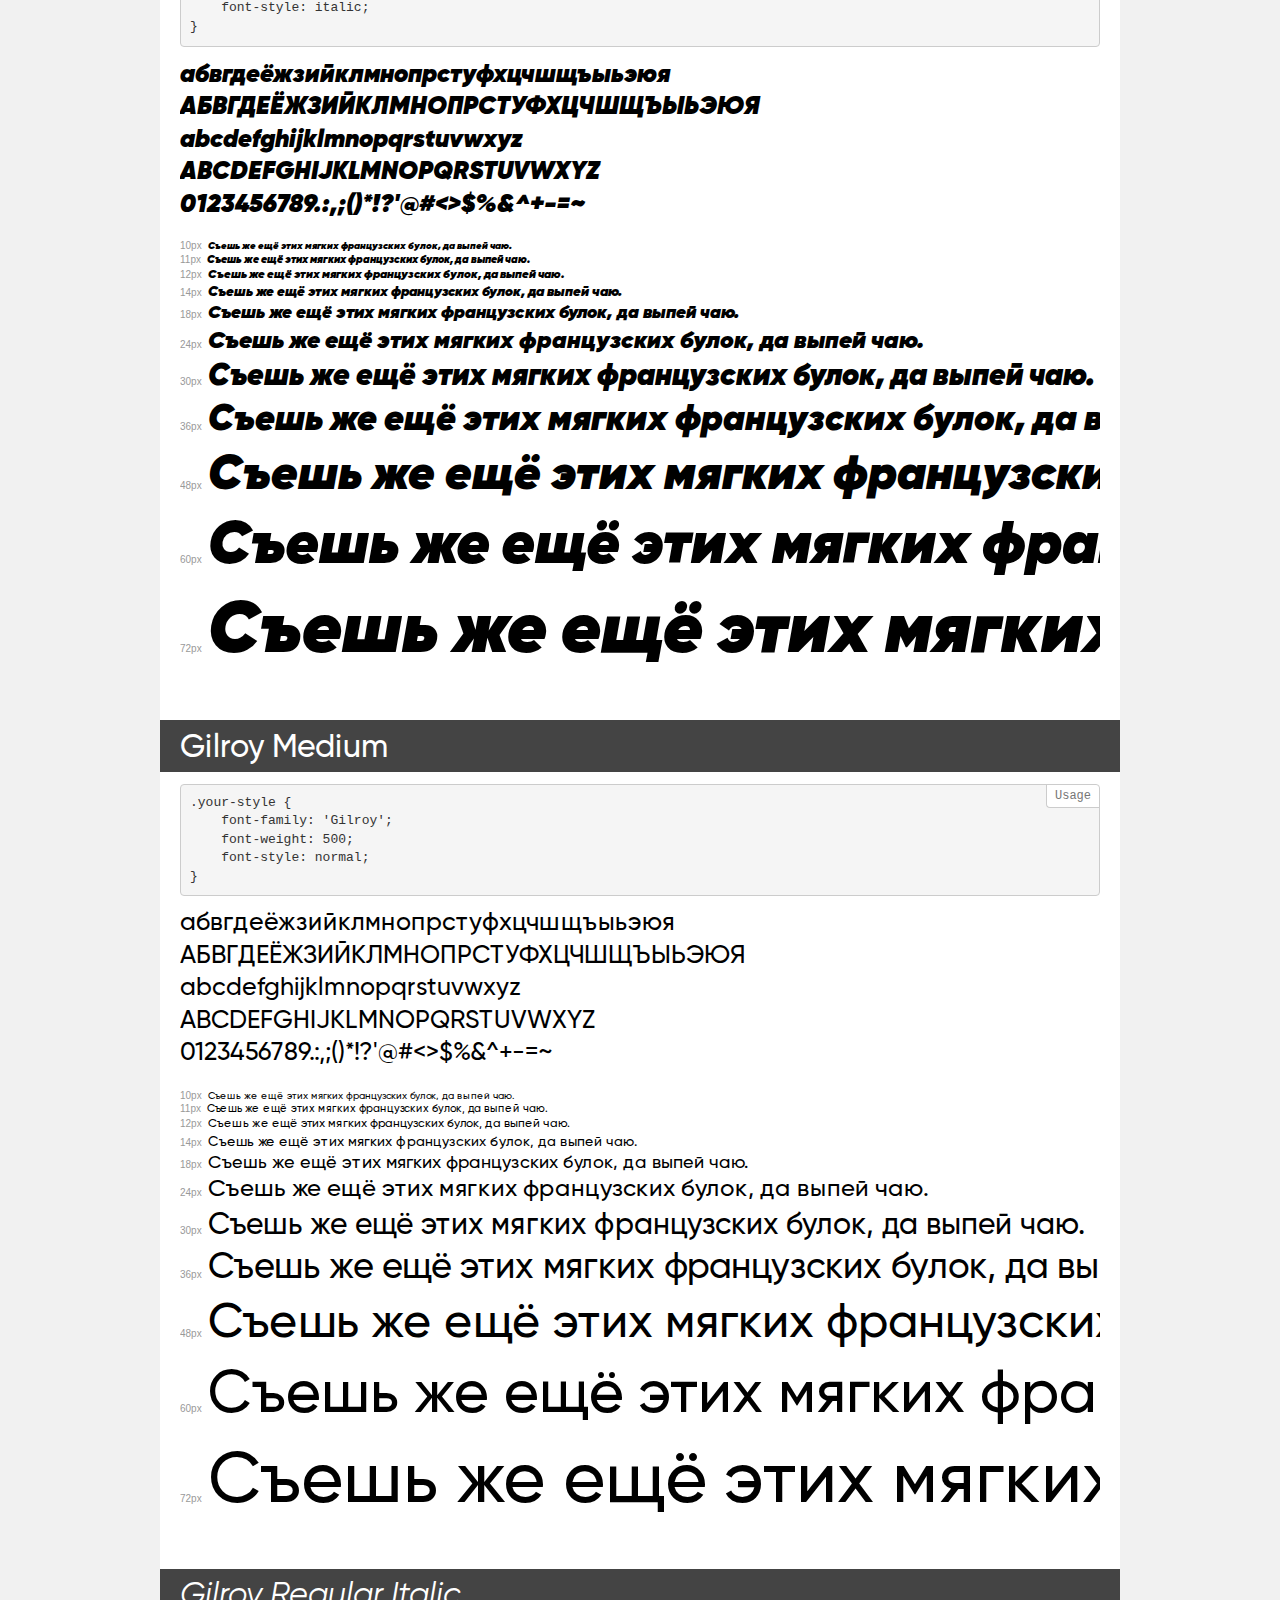
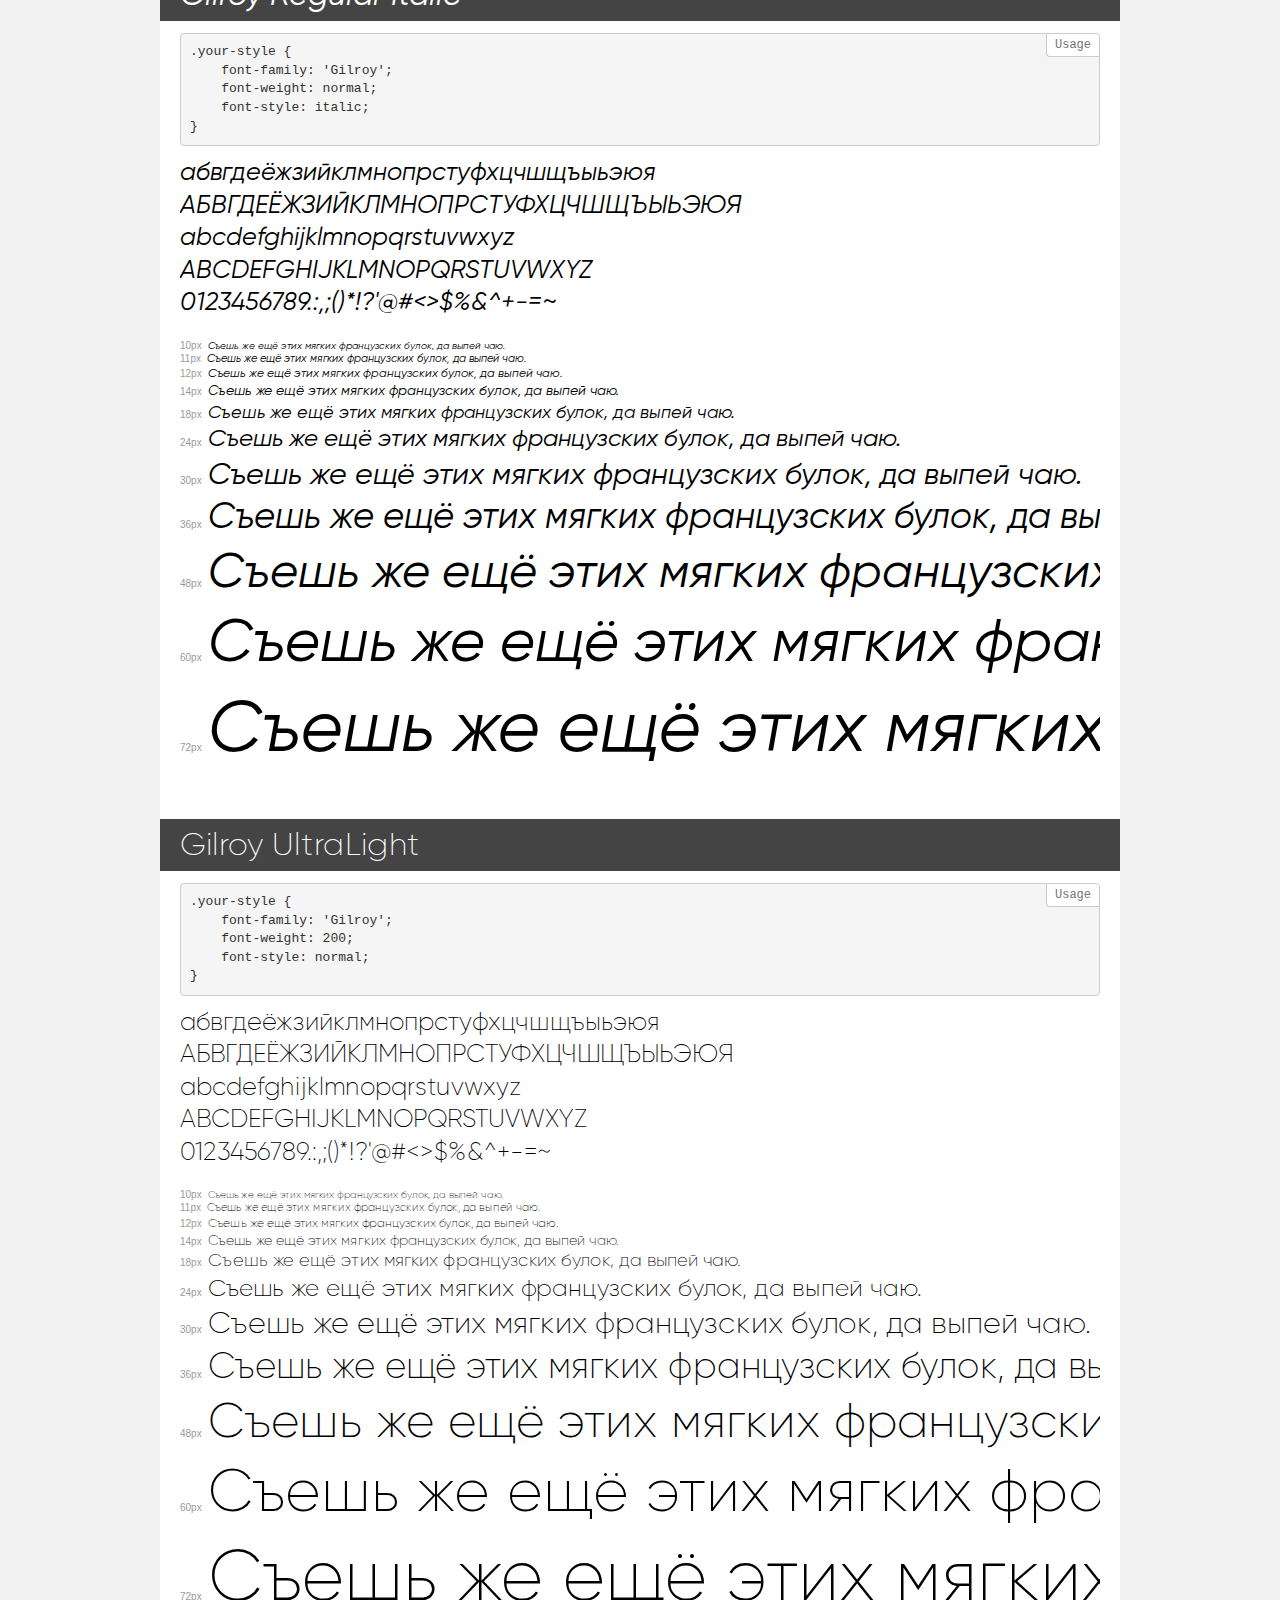
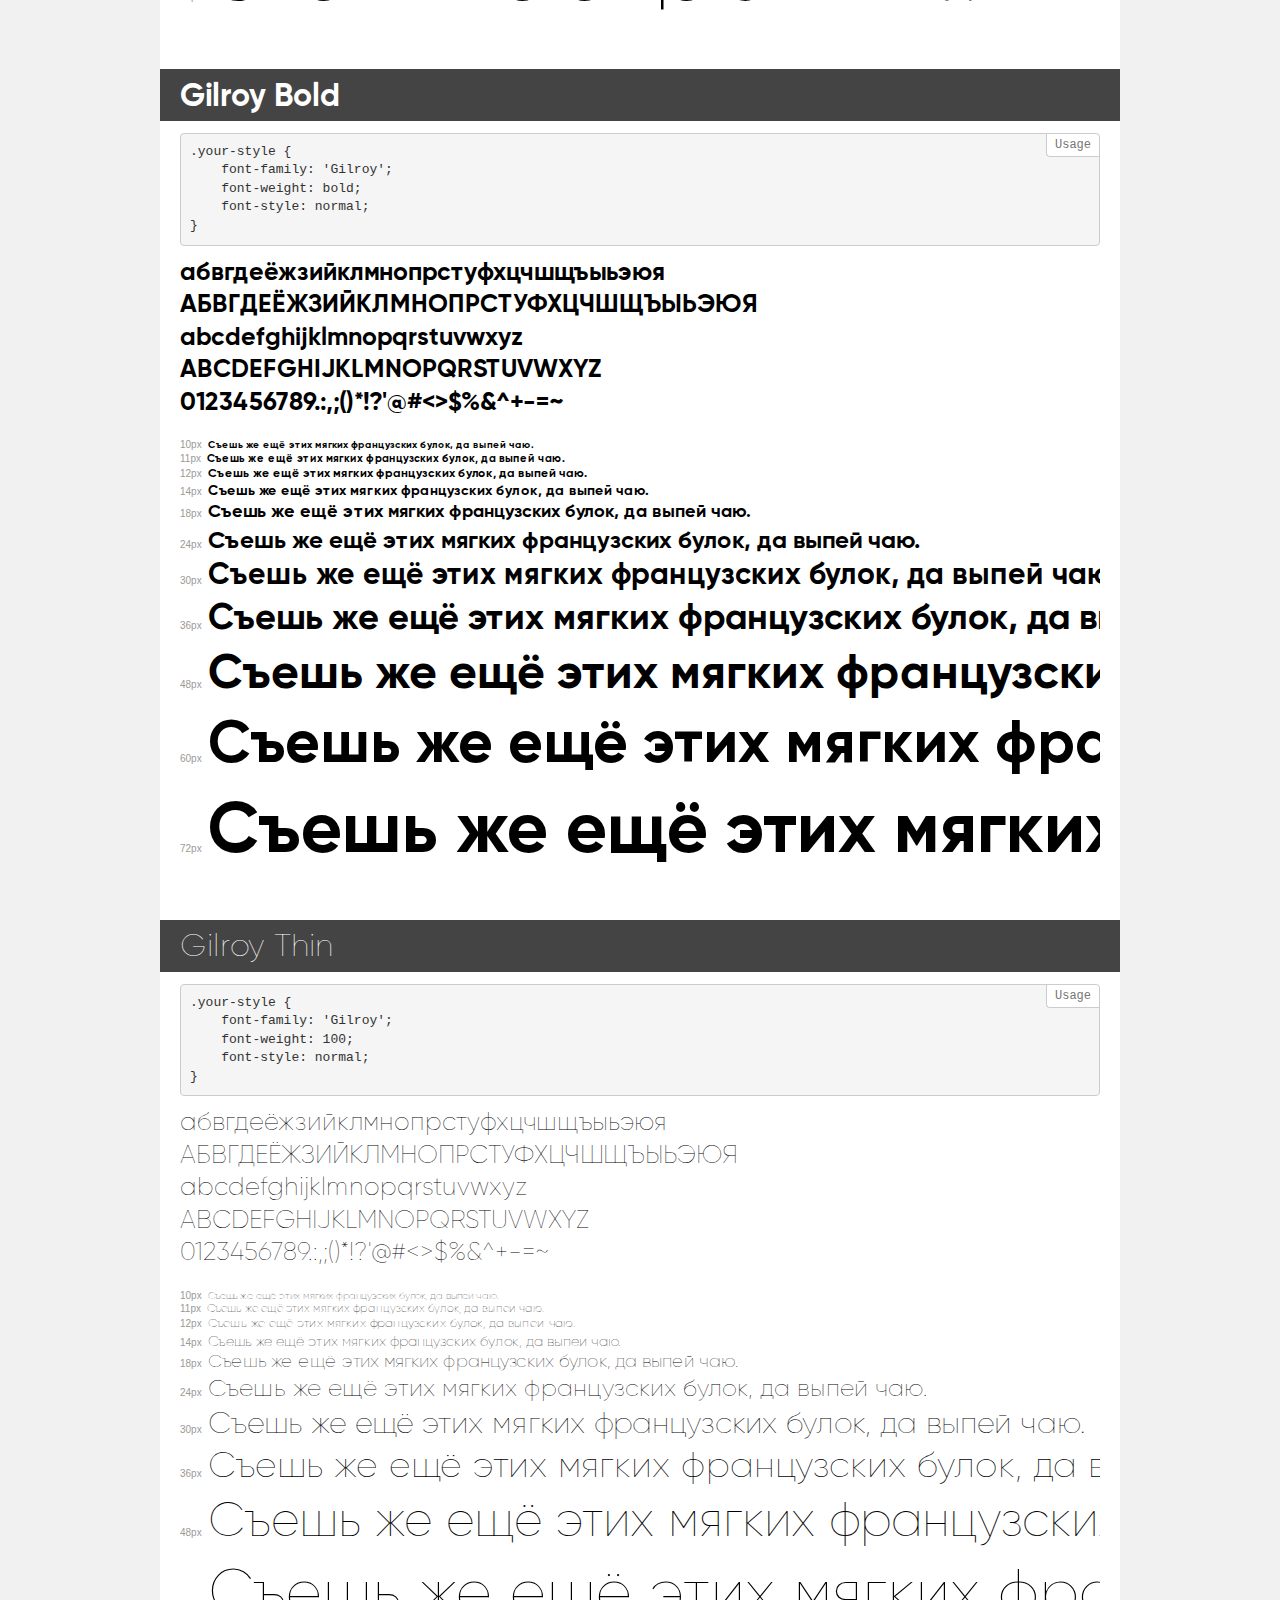
<file: fonts/Gillroy/demo.html>
<!DOCTYPE html>
<html>
<head>
    <meta charset="utf-8">
    <meta http-equiv="X-UA-Compatible" content="IE=edge">
    <meta name="viewport" content="width=device-width, initial-scale=1">
    <meta name="robots" content="noindex, noarchive">
    <meta name="format-detection" content="telephone=no">
    <title>Transfonter demo</title>
    <link href="stylesheet.css" rel="stylesheet">
    <style>
        /*
        http://meyerweb.com/eric/tools/css/reset/
        v2.0 | 20110126
        License: none (public domain)
        */
        html, body, div, span, applet, object, iframe,
        h1, h2, h3, h4, h5, h6, p, blockquote, pre,
        a, abbr, acronym, address, big, cite, code,
        del, dfn, em, img, ins, kbd, q, s, samp,
        small, strike, strong, sub, sup, tt, var,
        b, u, i, center,
        dl, dt, dd, ol, ul, li,
        fieldset, form, label, legend,
        table, caption, tbody, tfoot, thead, tr, th, td,
        article, aside, canvas, details, embed,
        figure, figcaption, footer, header, hgroup,
        menu, nav, output, ruby, section, summary,
        time, mark, audio, video {
            margin: 0;
            padding: 0;
            border: 0;
            font-size: 100%;
            font: inherit;
            vertical-align: baseline;
        }
        /* HTML5 display-role reset for older browsers */
        article, aside, details, figcaption, figure,
        footer, header, hgroup, menu, nav, section {
            display: block;
        }
        body {
            line-height: 1;
        }
        ol, ul {
            list-style: none;
        }
        blockquote, q {
            quotes: none;
        }
        blockquote:before, blockquote:after,
        q:before, q:after {
            content: '';
            content: none;
        }
        table {
            border-collapse: collapse;
            border-spacing: 0;
        }
        /* common styles */
        body {
            background: #f1f1f1;
            color: #000;
        }
        .page {
            background: #fff;
            width: 920px;
            margin: 0 auto;
            padding: 20px 20px 0 20px;
            overflow: hidden;
        }
        .font-container {
            overflow-x: auto;
            overflow-y: hidden;
            margin-bottom: 40px;
            line-height: 1.3;
            white-space: nowrap;
            padding-bottom: 5px;
        }
        h1 {
            position: relative;
            background: #444;
            font-size: 32px;
            color: #fff;
            padding: 10px 20px;
            margin: 0 -20px 12px -20px;
        }
        .letters {
            font-size: 25px;
            margin-bottom: 20px;
        }
        .s10:before {
            content: '10px';
        }
        .s11:before {
            content: '11px';
        }
        .s12:before {
            content: '12px';
        }
        .s14:before {
            content: '14px';
        }
        .s18:before {
            content: '18px';
        }
        .s24:before {
            content: '24px';
        }
        .s30:before {
            content: '30px';
        }
        .s36:before {
            content: '36px';
        }
        .s48:before {
            content: '48px';
        }
        .s60:before {
            content: '60px';
        }
        .s72:before {
            content: '72px';
        }
        .s10:before, .s11:before, .s12:before, .s14:before,
        .s18:before, .s24:before, .s30:before, .s36:before,
        .s48:before, .s60:before, .s72:before {
            font-family: Arial, sans-serif;
            font-size: 10px;
            font-weight: normal;
            font-style: normal;
            color: #999;
            padding-right: 6px;
        }
        pre {
            display: block;
            position: relative;
            padding: 9px;
            margin: 0 0 10px;
            font-family: Monaco, Menlo, Consolas, "Courier New", monospace !important;
            font-size: 13px;
            line-height: 1.428571429;
            color: #333;
            font-weight: normal !important;
            font-style: normal !important;
            background-color: #f5f5f5;
            border: 1px solid #ccc;
            overflow-x: auto;
            border-radius: 4px;
        }
        pre:after {
            display: block;
            position: absolute;
            right: 0;
            top: 0;
            content: 'Usage';
            line-height: 1;
            padding: 5px 8px;
            font-size: 12px;
            color: #767676;
            background-color: #fff;
            border: 1px solid #ccc;
            border-right: none;
            border-top: none;
            border-radius: 0 4px 0 4px;
            z-index: 10;
        }
        /* responsive */
        @media (max-width: 959px) {
            .page {
                width: auto;
                margin: 0;
            }
        }
    </style>
</head>
<body>
<div class="page">
    <div class="demo" style="font-family: 'Gilroy'; font-weight: 800; font-style: normal;">
        <h1>Gilroy ExtraBold</h1>
        <pre>.your-style {
    font-family: 'Gilroy';
    font-weight: 800;
    font-style: normal;
}</pre>
        <div class="font-container">
            <p class="letters">
                абвгдеёжзийклмнопрстуфхцчшщъыьэюя<br>
АБВГДЕЁЖЗИЙКЛМНОПРСТУФХЦЧШЩЪЫЬЭЮЯ<br>
abcdefghijklmnopqrstuvwxyz<br>
ABCDEFGHIJKLMNOPQRSTUVWXYZ<br>
                0123456789.:,;()*!?'@#<>$%&^+-=~
            </p>
            <p class="s10" style="font-size: 10px;">Съешь же ещё этих мягких французских булок, да выпей чаю.</p>
            <p class="s11" style="font-size: 11px;">Съешь же ещё этих мягких французских булок, да выпей чаю.</p>
            <p class="s12" style="font-size: 12px;">Съешь же ещё этих мягких французских булок, да выпей чаю.</p>
            <p class="s14" style="font-size: 14px;">Съешь же ещё этих мягких французских булок, да выпей чаю.</p>
            <p class="s18" style="font-size: 18px;">Съешь же ещё этих мягких французских булок, да выпей чаю.</p>
            <p class="s24" style="font-size: 24px;">Съешь же ещё этих мягких французских булок, да выпей чаю.</p>
            <p class="s30" style="font-size: 30px;">Съешь же ещё этих мягких французских булок, да выпей чаю.</p>
            <p class="s36" style="font-size: 36px;">Съешь же ещё этих мягких французских булок, да выпей чаю.</p>
            <p class="s48" style="font-size: 48px;">Съешь же ещё этих мягких французских булок, да выпей чаю.</p>
            <p class="s60" style="font-size: 60px;">Съешь же ещё этих мягких французских булок, да выпей чаю.</p>
            <p class="s72" style="font-size: 72px;">Съешь же ещё этих мягких французских булок, да выпей чаю.</p>
        </div>
    </div>
    <div class="demo" style="font-family: 'Gilroy'; font-weight: 900; font-style: normal;">
        <h1>Gilroy Heavy</h1>
        <pre>.your-style {
    font-family: 'Gilroy';
    font-weight: 900;
    font-style: normal;
}</pre>
        <div class="font-container">
            <p class="letters">
                абвгдеёжзийклмнопрстуфхцчшщъыьэюя<br>
АБВГДЕЁЖЗИЙКЛМНОПРСТУФХЦЧШЩЪЫЬЭЮЯ<br>
abcdefghijklmnopqrstuvwxyz<br>
ABCDEFGHIJKLMNOPQRSTUVWXYZ<br>
                0123456789.:,;()*!?'@#<>$%&^+-=~
            </p>
            <p class="s10" style="font-size: 10px;">Съешь же ещё этих мягких французских булок, да выпей чаю.</p>
            <p class="s11" style="font-size: 11px;">Съешь же ещё этих мягких французских булок, да выпей чаю.</p>
            <p class="s12" style="font-size: 12px;">Съешь же ещё этих мягких французских булок, да выпей чаю.</p>
            <p class="s14" style="font-size: 14px;">Съешь же ещё этих мягких французских булок, да выпей чаю.</p>
            <p class="s18" style="font-size: 18px;">Съешь же ещё этих мягких французских булок, да выпей чаю.</p>
            <p class="s24" style="font-size: 24px;">Съешь же ещё этих мягких французских булок, да выпей чаю.</p>
            <p class="s30" style="font-size: 30px;">Съешь же ещё этих мягких французских булок, да выпей чаю.</p>
            <p class="s36" style="font-size: 36px;">Съешь же ещё этих мягких французских булок, да выпей чаю.</p>
            <p class="s48" style="font-size: 48px;">Съешь же ещё этих мягких французских булок, да выпей чаю.</p>
            <p class="s60" style="font-size: 60px;">Съешь же ещё этих мягких французских булок, да выпей чаю.</p>
            <p class="s72" style="font-size: 72px;">Съешь же ещё этих мягких французских булок, да выпей чаю.</p>
        </div>
    </div>
    <div class="demo" style="font-family: 'Gilroy'; font-weight: 300; font-style: italic;">
        <h1>Gilroy Light Italic</h1>
        <pre>.your-style {
    font-family: 'Gilroy';
    font-weight: 300;
    font-style: italic;
}</pre>
        <div class="font-container">
            <p class="letters">
                абвгдеёжзийклмнопрстуфхцчшщъыьэюя<br>
АБВГДЕЁЖЗИЙКЛМНОПРСТУФХЦЧШЩЪЫЬЭЮЯ<br>
abcdefghijklmnopqrstuvwxyz<br>
ABCDEFGHIJKLMNOPQRSTUVWXYZ<br>
                0123456789.:,;()*!?'@#<>$%&^+-=~
            </p>
            <p class="s10" style="font-size: 10px;">Съешь же ещё этих мягких французских булок, да выпей чаю.</p>
            <p class="s11" style="font-size: 11px;">Съешь же ещё этих мягких французских булок, да выпей чаю.</p>
            <p class="s12" style="font-size: 12px;">Съешь же ещё этих мягких французских булок, да выпей чаю.</p>
            <p class="s14" style="font-size: 14px;">Съешь же ещё этих мягких французских булок, да выпей чаю.</p>
            <p class="s18" style="font-size: 18px;">Съешь же ещё этих мягких французских булок, да выпей чаю.</p>
            <p class="s24" style="font-size: 24px;">Съешь же ещё этих мягких французских булок, да выпей чаю.</p>
            <p class="s30" style="font-size: 30px;">Съешь же ещё этих мягких французских булок, да выпей чаю.</p>
            <p class="s36" style="font-size: 36px;">Съешь же ещё этих мягких французских булок, да выпей чаю.</p>
            <p class="s48" style="font-size: 48px;">Съешь же ещё этих мягких французских булок, да выпей чаю.</p>
            <p class="s60" style="font-size: 60px;">Съешь же ещё этих мягких французских булок, да выпей чаю.</p>
            <p class="s72" style="font-size: 72px;">Съешь же ещё этих мягких французских булок, да выпей чаю.</p>
        </div>
    </div>
    <div class="demo" style="font-family: 'Gilroy'; font-weight: 100; font-style: italic;">
        <h1>Gilroy Thin Italic</h1>
        <pre>.your-style {
    font-family: 'Gilroy';
    font-weight: 100;
    font-style: italic;
}</pre>
        <div class="font-container">
            <p class="letters">
                абвгдеёжзийклмнопрстуфхцчшщъыьэюя<br>
АБВГДЕЁЖЗИЙКЛМНОПРСТУФХЦЧШЩЪЫЬЭЮЯ<br>
abcdefghijklmnopqrstuvwxyz<br>
ABCDEFGHIJKLMNOPQRSTUVWXYZ<br>
                0123456789.:,;()*!?'@#<>$%&^+-=~
            </p>
            <p class="s10" style="font-size: 10px;">Съешь же ещё этих мягких французских булок, да выпей чаю.</p>
            <p class="s11" style="font-size: 11px;">Съешь же ещё этих мягких французских булок, да выпей чаю.</p>
            <p class="s12" style="font-size: 12px;">Съешь же ещё этих мягких французских булок, да выпей чаю.</p>
            <p class="s14" style="font-size: 14px;">Съешь же ещё этих мягких французских булок, да выпей чаю.</p>
            <p class="s18" style="font-size: 18px;">Съешь же ещё этих мягких французских булок, да выпей чаю.</p>
            <p class="s24" style="font-size: 24px;">Съешь же ещё этих мягких французских булок, да выпей чаю.</p>
            <p class="s30" style="font-size: 30px;">Съешь же ещё этих мягких французских булок, да выпей чаю.</p>
            <p class="s36" style="font-size: 36px;">Съешь же ещё этих мягких французских булок, да выпей чаю.</p>
            <p class="s48" style="font-size: 48px;">Съешь же ещё этих мягких французских булок, да выпей чаю.</p>
            <p class="s60" style="font-size: 60px;">Съешь же ещё этих мягких французских булок, да выпей чаю.</p>
            <p class="s72" style="font-size: 72px;">Съешь же ещё этих мягких французских булок, да выпей чаю.</p>
        </div>
    </div>
    <div class="demo" style="font-family: 'Gilroy'; font-weight: 900; font-style: italic;">
        <h1>Gilroy Black Italic</h1>
        <pre>.your-style {
    font-family: 'Gilroy';
    font-weight: 900;
    font-style: italic;
}</pre>
        <div class="font-container">
            <p class="letters">
                абвгдеёжзийклмнопрстуфхцчшщъыьэюя<br>
АБВГДЕЁЖЗИЙКЛМНОПРСТУФХЦЧШЩЪЫЬЭЮЯ<br>
abcdefghijklmnopqrstuvwxyz<br>
ABCDEFGHIJKLMNOPQRSTUVWXYZ<br>
                0123456789.:,;()*!?'@#<>$%&^+-=~
            </p>
            <p class="s10" style="font-size: 10px;">Съешь же ещё этих мягких французских булок, да выпей чаю.</p>
            <p class="s11" style="font-size: 11px;">Съешь же ещё этих мягких французских булок, да выпей чаю.</p>
            <p class="s12" style="font-size: 12px;">Съешь же ещё этих мягких французских булок, да выпей чаю.</p>
            <p class="s14" style="font-size: 14px;">Съешь же ещё этих мягких французских булок, да выпей чаю.</p>
            <p class="s18" style="font-size: 18px;">Съешь же ещё этих мягких французских булок, да выпей чаю.</p>
            <p class="s24" style="font-size: 24px;">Съешь же ещё этих мягких французских булок, да выпей чаю.</p>
            <p class="s30" style="font-size: 30px;">Съешь же ещё этих мягких французских булок, да выпей чаю.</p>
            <p class="s36" style="font-size: 36px;">Съешь же ещё этих мягких французских булок, да выпей чаю.</p>
            <p class="s48" style="font-size: 48px;">Съешь же ещё этих мягких французских булок, да выпей чаю.</p>
            <p class="s60" style="font-size: 60px;">Съешь же ещё этих мягких французских булок, да выпей чаю.</p>
            <p class="s72" style="font-size: 72px;">Съешь же ещё этих мягких французских булок, да выпей чаю.</p>
        </div>
    </div>
    <div class="demo" style="font-family: 'Gilroy'; font-weight: bold; font-style: italic;">
        <h1>Gilroy Bold Italic</h1>
        <pre>.your-style {
    font-family: 'Gilroy';
    font-weight: bold;
    font-style: italic;
}</pre>
        <div class="font-container">
            <p class="letters">
                абвгдеёжзийклмнопрстуфхцчшщъыьэюя<br>
АБВГДЕЁЖЗИЙКЛМНОПРСТУФХЦЧШЩЪЫЬЭЮЯ<br>
abcdefghijklmnopqrstuvwxyz<br>
ABCDEFGHIJKLMNOPQRSTUVWXYZ<br>
                0123456789.:,;()*!?'@#<>$%&^+-=~
            </p>
            <p class="s10" style="font-size: 10px;">Съешь же ещё этих мягких французских булок, да выпей чаю.</p>
            <p class="s11" style="font-size: 11px;">Съешь же ещё этих мягких французских булок, да выпей чаю.</p>
            <p class="s12" style="font-size: 12px;">Съешь же ещё этих мягких французских булок, да выпей чаю.</p>
            <p class="s14" style="font-size: 14px;">Съешь же ещё этих мягких французских булок, да выпей чаю.</p>
            <p class="s18" style="font-size: 18px;">Съешь же ещё этих мягких французских булок, да выпей чаю.</p>
            <p class="s24" style="font-size: 24px;">Съешь же ещё этих мягких французских булок, да выпей чаю.</p>
            <p class="s30" style="font-size: 30px;">Съешь же ещё этих мягких французских булок, да выпей чаю.</p>
            <p class="s36" style="font-size: 36px;">Съешь же ещё этих мягких французских булок, да выпей чаю.</p>
            <p class="s48" style="font-size: 48px;">Съешь же ещё этих мягких французских булок, да выпей чаю.</p>
            <p class="s60" style="font-size: 60px;">Съешь же ещё этих мягких французских булок, да выпей чаю.</p>
            <p class="s72" style="font-size: 72px;">Съешь же ещё этих мягких французских булок, да выпей чаю.</p>
        </div>
    </div>
    <div class="demo" style="font-family: 'Gilroy'; font-weight: 600; font-style: normal;">
        <h1>Gilroy SemiBold</h1>
        <pre>.your-style {
    font-family: 'Gilroy';
    font-weight: 600;
    font-style: normal;
}</pre>
        <div class="font-container">
            <p class="letters">
                абвгдеёжзийклмнопрстуфхцчшщъыьэюя<br>
АБВГДЕЁЖЗИЙКЛМНОПРСТУФХЦЧШЩЪЫЬЭЮЯ<br>
abcdefghijklmnopqrstuvwxyz<br>
ABCDEFGHIJKLMNOPQRSTUVWXYZ<br>
                0123456789.:,;()*!?'@#<>$%&^+-=~
            </p>
            <p class="s10" style="font-size: 10px;">Съешь же ещё этих мягких французских булок, да выпей чаю.</p>
            <p class="s11" style="font-size: 11px;">Съешь же ещё этих мягких французских булок, да выпей чаю.</p>
            <p class="s12" style="font-size: 12px;">Съешь же ещё этих мягких французских булок, да выпей чаю.</p>
            <p class="s14" style="font-size: 14px;">Съешь же ещё этих мягких французских булок, да выпей чаю.</p>
            <p class="s18" style="font-size: 18px;">Съешь же ещё этих мягких французских булок, да выпей чаю.</p>
            <p class="s24" style="font-size: 24px;">Съешь же ещё этих мягких французских булок, да выпей чаю.</p>
            <p class="s30" style="font-size: 30px;">Съешь же ещё этих мягких французских булок, да выпей чаю.</p>
            <p class="s36" style="font-size: 36px;">Съешь же ещё этих мягких французских булок, да выпей чаю.</p>
            <p class="s48" style="font-size: 48px;">Съешь же ещё этих мягких французских булок, да выпей чаю.</p>
            <p class="s60" style="font-size: 60px;">Съешь же ещё этих мягких французских булок, да выпей чаю.</p>
            <p class="s72" style="font-size: 72px;">Съешь же ещё этих мягких французских булок, да выпей чаю.</p>
        </div>
    </div>
    <div class="demo" style="font-family: 'Gilroy'; font-weight: 200; font-style: italic;">
        <h1>Gilroy UltraLight Italic</h1>
        <pre>.your-style {
    font-family: 'Gilroy';
    font-weight: 200;
    font-style: italic;
}</pre>
        <div class="font-container">
            <p class="letters">
                абвгдеёжзийклмнопрстуфхцчшщъыьэюя<br>
АБВГДЕЁЖЗИЙКЛМНОПРСТУФХЦЧШЩЪЫЬЭЮЯ<br>
abcdefghijklmnopqrstuvwxyz<br>
ABCDEFGHIJKLMNOPQRSTUVWXYZ<br>
                0123456789.:,;()*!?'@#<>$%&^+-=~
            </p>
            <p class="s10" style="font-size: 10px;">Съешь же ещё этих мягких французских булок, да выпей чаю.</p>
            <p class="s11" style="font-size: 11px;">Съешь же ещё этих мягких французских булок, да выпей чаю.</p>
            <p class="s12" style="font-size: 12px;">Съешь же ещё этих мягких французских булок, да выпей чаю.</p>
            <p class="s14" style="font-size: 14px;">Съешь же ещё этих мягких французских булок, да выпей чаю.</p>
            <p class="s18" style="font-size: 18px;">Съешь же ещё этих мягких французских булок, да выпей чаю.</p>
            <p class="s24" style="font-size: 24px;">Съешь же ещё этих мягких французских булок, да выпей чаю.</p>
            <p class="s30" style="font-size: 30px;">Съешь же ещё этих мягких французских булок, да выпей чаю.</p>
            <p class="s36" style="font-size: 36px;">Съешь же ещё этих мягких французских булок, да выпей чаю.</p>
            <p class="s48" style="font-size: 48px;">Съешь же ещё этих мягких французских булок, да выпей чаю.</p>
            <p class="s60" style="font-size: 60px;">Съешь же ещё этих мягких французских булок, да выпей чаю.</p>
            <p class="s72" style="font-size: 72px;">Съешь же ещё этих мягких французских булок, да выпей чаю.</p>
        </div>
    </div>
    <div class="demo" style="font-family: 'Gilroy'; font-weight: 600; font-style: italic;">
        <h1>Gilroy SemiBold Italic</h1>
        <pre>.your-style {
    font-family: 'Gilroy';
    font-weight: 600;
    font-style: italic;
}</pre>
        <div class="font-container">
            <p class="letters">
                абвгдеёжзийклмнопрстуфхцчшщъыьэюя<br>
АБВГДЕЁЖЗИЙКЛМНОПРСТУФХЦЧШЩЪЫЬЭЮЯ<br>
abcdefghijklmnopqrstuvwxyz<br>
ABCDEFGHIJKLMNOPQRSTUVWXYZ<br>
                0123456789.:,;()*!?'@#<>$%&^+-=~
            </p>
            <p class="s10" style="font-size: 10px;">Съешь же ещё этих мягких французских булок, да выпей чаю.</p>
            <p class="s11" style="font-size: 11px;">Съешь же ещё этих мягких французских булок, да выпей чаю.</p>
            <p class="s12" style="font-size: 12px;">Съешь же ещё этих мягких французских булок, да выпей чаю.</p>
            <p class="s14" style="font-size: 14px;">Съешь же ещё этих мягких французских булок, да выпей чаю.</p>
            <p class="s18" style="font-size: 18px;">Съешь же ещё этих мягких французских булок, да выпей чаю.</p>
            <p class="s24" style="font-size: 24px;">Съешь же ещё этих мягких французских булок, да выпей чаю.</p>
            <p class="s30" style="font-size: 30px;">Съешь же ещё этих мягких французских булок, да выпей чаю.</p>
            <p class="s36" style="font-size: 36px;">Съешь же ещё этих мягких французских булок, да выпей чаю.</p>
            <p class="s48" style="font-size: 48px;">Съешь же ещё этих мягких французских булок, да выпей чаю.</p>
            <p class="s60" style="font-size: 60px;">Съешь же ещё этих мягких французских булок, да выпей чаю.</p>
            <p class="s72" style="font-size: 72px;">Съешь же ещё этих мягких французских булок, да выпей чаю.</p>
        </div>
    </div>
    <div class="demo" style="font-family: 'Gilroy'; font-weight: 300; font-style: normal;">
        <h1>Gilroy Light</h1>
        <pre>.your-style {
    font-family: 'Gilroy';
    font-weight: 300;
    font-style: normal;
}</pre>
        <div class="font-container">
            <p class="letters">
                абвгдеёжзийклмнопрстуфхцчшщъыьэюя<br>
АБВГДЕЁЖЗИЙКЛМНОПРСТУФХЦЧШЩЪЫЬЭЮЯ<br>
abcdefghijklmnopqrstuvwxyz<br>
ABCDEFGHIJKLMNOPQRSTUVWXYZ<br>
                0123456789.:,;()*!?'@#<>$%&^+-=~
            </p>
            <p class="s10" style="font-size: 10px;">Съешь же ещё этих мягких французских булок, да выпей чаю.</p>
            <p class="s11" style="font-size: 11px;">Съешь же ещё этих мягких французских булок, да выпей чаю.</p>
            <p class="s12" style="font-size: 12px;">Съешь же ещё этих мягких французских булок, да выпей чаю.</p>
            <p class="s14" style="font-size: 14px;">Съешь же ещё этих мягких французских булок, да выпей чаю.</p>
            <p class="s18" style="font-size: 18px;">Съешь же ещё этих мягких французских булок, да выпей чаю.</p>
            <p class="s24" style="font-size: 24px;">Съешь же ещё этих мягких французских булок, да выпей чаю.</p>
            <p class="s30" style="font-size: 30px;">Съешь же ещё этих мягких французских булок, да выпей чаю.</p>
            <p class="s36" style="font-size: 36px;">Съешь же ещё этих мягких французских булок, да выпей чаю.</p>
            <p class="s48" style="font-size: 48px;">Съешь же ещё этих мягких французских булок, да выпей чаю.</p>
            <p class="s60" style="font-size: 60px;">Съешь же ещё этих мягких французских булок, да выпей чаю.</p>
            <p class="s72" style="font-size: 72px;">Съешь же ещё этих мягких французских булок, да выпей чаю.</p>
        </div>
    </div>
    <div class="demo" style="font-family: 'Gilroy'; font-weight: 500; font-style: italic;">
        <h1>Gilroy Medium Italic</h1>
        <pre>.your-style {
    font-family: 'Gilroy';
    font-weight: 500;
    font-style: italic;
}</pre>
        <div class="font-container">
            <p class="letters">
                абвгдеёжзийклмнопрстуфхцчшщъыьэюя<br>
АБВГДЕЁЖЗИЙКЛМНОПРСТУФХЦЧШЩЪЫЬЭЮЯ<br>
abcdefghijklmnopqrstuvwxyz<br>
ABCDEFGHIJKLMNOPQRSTUVWXYZ<br>
                0123456789.:,;()*!?'@#<>$%&^+-=~
            </p>
            <p class="s10" style="font-size: 10px;">Съешь же ещё этих мягких французских булок, да выпей чаю.</p>
            <p class="s11" style="font-size: 11px;">Съешь же ещё этих мягких французских булок, да выпей чаю.</p>
            <p class="s12" style="font-size: 12px;">Съешь же ещё этих мягких французских булок, да выпей чаю.</p>
            <p class="s14" style="font-size: 14px;">Съешь же ещё этих мягких французских булок, да выпей чаю.</p>
            <p class="s18" style="font-size: 18px;">Съешь же ещё этих мягких французских булок, да выпей чаю.</p>
            <p class="s24" style="font-size: 24px;">Съешь же ещё этих мягких французских булок, да выпей чаю.</p>
            <p class="s30" style="font-size: 30px;">Съешь же ещё этих мягких французских булок, да выпей чаю.</p>
            <p class="s36" style="font-size: 36px;">Съешь же ещё этих мягких французских булок, да выпей чаю.</p>
            <p class="s48" style="font-size: 48px;">Съешь же ещё этих мягких французских булок, да выпей чаю.</p>
            <p class="s60" style="font-size: 60px;">Съешь же ещё этих мягких французских булок, да выпей чаю.</p>
            <p class="s72" style="font-size: 72px;">Съешь же ещё этих мягких французских булок, да выпей чаю.</p>
        </div>
    </div>
    <div class="demo" style="font-family: 'Gilroy'; font-weight: 800; font-style: italic;">
        <h1>Gilroy ExtraBold Italic</h1>
        <pre>.your-style {
    font-family: 'Gilroy';
    font-weight: 800;
    font-style: italic;
}</pre>
        <div class="font-container">
            <p class="letters">
                абвгдеёжзийклмнопрстуфхцчшщъыьэюя<br>
АБВГДЕЁЖЗИЙКЛМНОПРСТУФХЦЧШЩЪЫЬЭЮЯ<br>
abcdefghijklmnopqrstuvwxyz<br>
ABCDEFGHIJKLMNOPQRSTUVWXYZ<br>
                0123456789.:,;()*!?'@#<>$%&^+-=~
            </p>
            <p class="s10" style="font-size: 10px;">Съешь же ещё этих мягких французских булок, да выпей чаю.</p>
            <p class="s11" style="font-size: 11px;">Съешь же ещё этих мягких французских булок, да выпей чаю.</p>
            <p class="s12" style="font-size: 12px;">Съешь же ещё этих мягких французских булок, да выпей чаю.</p>
            <p class="s14" style="font-size: 14px;">Съешь же ещё этих мягких французских булок, да выпей чаю.</p>
            <p class="s18" style="font-size: 18px;">Съешь же ещё этих мягких французских булок, да выпей чаю.</p>
            <p class="s24" style="font-size: 24px;">Съешь же ещё этих мягких французских булок, да выпей чаю.</p>
            <p class="s30" style="font-size: 30px;">Съешь же ещё этих мягких французских булок, да выпей чаю.</p>
            <p class="s36" style="font-size: 36px;">Съешь же ещё этих мягких французских булок, да выпей чаю.</p>
            <p class="s48" style="font-size: 48px;">Съешь же ещё этих мягких французских булок, да выпей чаю.</p>
            <p class="s60" style="font-size: 60px;">Съешь же ещё этих мягких французских булок, да выпей чаю.</p>
            <p class="s72" style="font-size: 72px;">Съешь же ещё этих мягких французских булок, да выпей чаю.</p>
        </div>
    </div>
    <div class="demo" style="font-family: 'Gilroy'; font-weight: normal; font-style: normal;">
        <h1>Gilroy Regular</h1>
        <pre>.your-style {
    font-family: 'Gilroy';
    font-weight: normal;
    font-style: normal;
}</pre>
        <div class="font-container">
            <p class="letters">
                абвгдеёжзийклмнопрстуфхцчшщъыьэюя<br>
АБВГДЕЁЖЗИЙКЛМНОПРСТУФХЦЧШЩЪЫЬЭЮЯ<br>
abcdefghijklmnopqrstuvwxyz<br>
ABCDEFGHIJKLMNOPQRSTUVWXYZ<br>
                0123456789.:,;()*!?'@#<>$%&^+-=~
            </p>
            <p class="s10" style="font-size: 10px;">Съешь же ещё этих мягких французских булок, да выпей чаю.</p>
            <p class="s11" style="font-size: 11px;">Съешь же ещё этих мягких французских булок, да выпей чаю.</p>
            <p class="s12" style="font-size: 12px;">Съешь же ещё этих мягких французских булок, да выпей чаю.</p>
            <p class="s14" style="font-size: 14px;">Съешь же ещё этих мягких французских булок, да выпей чаю.</p>
            <p class="s18" style="font-size: 18px;">Съешь же ещё этих мягких французских булок, да выпей чаю.</p>
            <p class="s24" style="font-size: 24px;">Съешь же ещё этих мягких французских булок, да выпей чаю.</p>
            <p class="s30" style="font-size: 30px;">Съешь же ещё этих мягких французских булок, да выпей чаю.</p>
            <p class="s36" style="font-size: 36px;">Съешь же ещё этих мягких французских булок, да выпей чаю.</p>
            <p class="s48" style="font-size: 48px;">Съешь же ещё этих мягких французских булок, да выпей чаю.</p>
            <p class="s60" style="font-size: 60px;">Съешь же ещё этих мягких французских булок, да выпей чаю.</p>
            <p class="s72" style="font-size: 72px;">Съешь же ещё этих мягких французских булок, да выпей чаю.</p>
        </div>
    </div>
    <div class="demo" style="font-family: 'Gilroy'; font-weight: 900; font-style: italic;">
        <h1>Gilroy Heavy Italic</h1>
        <pre>.your-style {
    font-family: 'Gilroy';
    font-weight: 900;
    font-style: italic;
}</pre>
        <div class="font-container">
            <p class="letters">
                абвгдеёжзийклмнопрстуфхцчшщъыьэюя<br>
АБВГДЕЁЖЗИЙКЛМНОПРСТУФХЦЧШЩЪЫЬЭЮЯ<br>
abcdefghijklmnopqrstuvwxyz<br>
ABCDEFGHIJKLMNOPQRSTUVWXYZ<br>
                0123456789.:,;()*!?'@#<>$%&^+-=~
            </p>
            <p class="s10" style="font-size: 10px;">Съешь же ещё этих мягких французских булок, да выпей чаю.</p>
            <p class="s11" style="font-size: 11px;">Съешь же ещё этих мягких французских булок, да выпей чаю.</p>
            <p class="s12" style="font-size: 12px;">Съешь же ещё этих мягких французских булок, да выпей чаю.</p>
            <p class="s14" style="font-size: 14px;">Съешь же ещё этих мягких французских булок, да выпей чаю.</p>
            <p class="s18" style="font-size: 18px;">Съешь же ещё этих мягких французских булок, да выпей чаю.</p>
            <p class="s24" style="font-size: 24px;">Съешь же ещё этих мягких французских булок, да выпей чаю.</p>
            <p class="s30" style="font-size: 30px;">Съешь же ещё этих мягких французских булок, да выпей чаю.</p>
            <p class="s36" style="font-size: 36px;">Съешь же ещё этих мягких французских булок, да выпей чаю.</p>
            <p class="s48" style="font-size: 48px;">Съешь же ещё этих мягких французских булок, да выпей чаю.</p>
            <p class="s60" style="font-size: 60px;">Съешь же ещё этих мягких французских булок, да выпей чаю.</p>
            <p class="s72" style="font-size: 72px;">Съешь же ещё этих мягких французских булок, да выпей чаю.</p>
        </div>
    </div>
    <div class="demo" style="font-family: 'Gilroy'; font-weight: 500; font-style: normal;">
        <h1>Gilroy Medium</h1>
        <pre>.your-style {
    font-family: 'Gilroy';
    font-weight: 500;
    font-style: normal;
}</pre>
        <div class="font-container">
            <p class="letters">
                абвгдеёжзийклмнопрстуфхцчшщъыьэюя<br>
АБВГДЕЁЖЗИЙКЛМНОПРСТУФХЦЧШЩЪЫЬЭЮЯ<br>
abcdefghijklmnopqrstuvwxyz<br>
ABCDEFGHIJKLMNOPQRSTUVWXYZ<br>
                0123456789.:,;()*!?'@#<>$%&^+-=~
            </p>
            <p class="s10" style="font-size: 10px;">Съешь же ещё этих мягких французских булок, да выпей чаю.</p>
            <p class="s11" style="font-size: 11px;">Съешь же ещё этих мягких французских булок, да выпей чаю.</p>
            <p class="s12" style="font-size: 12px;">Съешь же ещё этих мягких французских булок, да выпей чаю.</p>
            <p class="s14" style="font-size: 14px;">Съешь же ещё этих мягких французских булок, да выпей чаю.</p>
            <p class="s18" style="font-size: 18px;">Съешь же ещё этих мягких французских булок, да выпей чаю.</p>
            <p class="s24" style="font-size: 24px;">Съешь же ещё этих мягких французских булок, да выпей чаю.</p>
            <p class="s30" style="font-size: 30px;">Съешь же ещё этих мягких французских булок, да выпей чаю.</p>
            <p class="s36" style="font-size: 36px;">Съешь же ещё этих мягких французских булок, да выпей чаю.</p>
            <p class="s48" style="font-size: 48px;">Съешь же ещё этих мягких французских булок, да выпей чаю.</p>
            <p class="s60" style="font-size: 60px;">Съешь же ещё этих мягких французских булок, да выпей чаю.</p>
            <p class="s72" style="font-size: 72px;">Съешь же ещё этих мягких французских булок, да выпей чаю.</p>
        </div>
    </div>
    <div class="demo" style="font-family: 'Gilroy'; font-weight: normal; font-style: italic;">
        <h1>Gilroy Regular Italic</h1>
        <pre>.your-style {
    font-family: 'Gilroy';
    font-weight: normal;
    font-style: italic;
}</pre>
        <div class="font-container">
            <p class="letters">
                абвгдеёжзийклмнопрстуфхцчшщъыьэюя<br>
АБВГДЕЁЖЗИЙКЛМНОПРСТУФХЦЧШЩЪЫЬЭЮЯ<br>
abcdefghijklmnopqrstuvwxyz<br>
ABCDEFGHIJKLMNOPQRSTUVWXYZ<br>
                0123456789.:,;()*!?'@#<>$%&^+-=~
            </p>
            <p class="s10" style="font-size: 10px;">Съешь же ещё этих мягких французских булок, да выпей чаю.</p>
            <p class="s11" style="font-size: 11px;">Съешь же ещё этих мягких французских булок, да выпей чаю.</p>
            <p class="s12" style="font-size: 12px;">Съешь же ещё этих мягких французских булок, да выпей чаю.</p>
            <p class="s14" style="font-size: 14px;">Съешь же ещё этих мягких французских булок, да выпей чаю.</p>
            <p class="s18" style="font-size: 18px;">Съешь же ещё этих мягких французских булок, да выпей чаю.</p>
            <p class="s24" style="font-size: 24px;">Съешь же ещё этих мягких французских булок, да выпей чаю.</p>
            <p class="s30" style="font-size: 30px;">Съешь же ещё этих мягких французских булок, да выпей чаю.</p>
            <p class="s36" style="font-size: 36px;">Съешь же ещё этих мягких французских булок, да выпей чаю.</p>
            <p class="s48" style="font-size: 48px;">Съешь же ещё этих мягких французских булок, да выпей чаю.</p>
            <p class="s60" style="font-size: 60px;">Съешь же ещё этих мягких французских булок, да выпей чаю.</p>
            <p class="s72" style="font-size: 72px;">Съешь же ещё этих мягких французских булок, да выпей чаю.</p>
        </div>
    </div>
    <div class="demo" style="font-family: 'Gilroy'; font-weight: 200; font-style: normal;">
        <h1>Gilroy UltraLight</h1>
        <pre>.your-style {
    font-family: 'Gilroy';
    font-weight: 200;
    font-style: normal;
}</pre>
        <div class="font-container">
            <p class="letters">
                абвгдеёжзийклмнопрстуфхцчшщъыьэюя<br>
АБВГДЕЁЖЗИЙКЛМНОПРСТУФХЦЧШЩЪЫЬЭЮЯ<br>
abcdefghijklmnopqrstuvwxyz<br>
ABCDEFGHIJKLMNOPQRSTUVWXYZ<br>
                0123456789.:,;()*!?'@#<>$%&^+-=~
            </p>
            <p class="s10" style="font-size: 10px;">Съешь же ещё этих мягких французских булок, да выпей чаю.</p>
            <p class="s11" style="font-size: 11px;">Съешь же ещё этих мягких французских булок, да выпей чаю.</p>
            <p class="s12" style="font-size: 12px;">Съешь же ещё этих мягких французских булок, да выпей чаю.</p>
            <p class="s14" style="font-size: 14px;">Съешь же ещё этих мягких французских булок, да выпей чаю.</p>
            <p class="s18" style="font-size: 18px;">Съешь же ещё этих мягких французских булок, да выпей чаю.</p>
            <p class="s24" style="font-size: 24px;">Съешь же ещё этих мягких французских булок, да выпей чаю.</p>
            <p class="s30" style="font-size: 30px;">Съешь же ещё этих мягких французских булок, да выпей чаю.</p>
            <p class="s36" style="font-size: 36px;">Съешь же ещё этих мягких французских булок, да выпей чаю.</p>
            <p class="s48" style="font-size: 48px;">Съешь же ещё этих мягких французских булок, да выпей чаю.</p>
            <p class="s60" style="font-size: 60px;">Съешь же ещё этих мягких французских булок, да выпей чаю.</p>
            <p class="s72" style="font-size: 72px;">Съешь же ещё этих мягких французских булок, да выпей чаю.</p>
        </div>
    </div>
    <div class="demo" style="font-family: 'Gilroy'; font-weight: bold; font-style: normal;">
        <h1>Gilroy Bold</h1>
        <pre>.your-style {
    font-family: 'Gilroy';
    font-weight: bold;
    font-style: normal;
}</pre>
        <div class="font-container">
            <p class="letters">
                абвгдеёжзийклмнопрстуфхцчшщъыьэюя<br>
АБВГДЕЁЖЗИЙКЛМНОПРСТУФХЦЧШЩЪЫЬЭЮЯ<br>
abcdefghijklmnopqrstuvwxyz<br>
ABCDEFGHIJKLMNOPQRSTUVWXYZ<br>
                0123456789.:,;()*!?'@#<>$%&^+-=~
            </p>
            <p class="s10" style="font-size: 10px;">Съешь же ещё этих мягких французских булок, да выпей чаю.</p>
            <p class="s11" style="font-size: 11px;">Съешь же ещё этих мягких французских булок, да выпей чаю.</p>
            <p class="s12" style="font-size: 12px;">Съешь же ещё этих мягких французских булок, да выпей чаю.</p>
            <p class="s14" style="font-size: 14px;">Съешь же ещё этих мягких французских булок, да выпей чаю.</p>
            <p class="s18" style="font-size: 18px;">Съешь же ещё этих мягких французских булок, да выпей чаю.</p>
            <p class="s24" style="font-size: 24px;">Съешь же ещё этих мягких французских булок, да выпей чаю.</p>
            <p class="s30" style="font-size: 30px;">Съешь же ещё этих мягких французских булок, да выпей чаю.</p>
            <p class="s36" style="font-size: 36px;">Съешь же ещё этих мягких французских булок, да выпей чаю.</p>
            <p class="s48" style="font-size: 48px;">Съешь же ещё этих мягких французских булок, да выпей чаю.</p>
            <p class="s60" style="font-size: 60px;">Съешь же ещё этих мягких французских булок, да выпей чаю.</p>
            <p class="s72" style="font-size: 72px;">Съешь же ещё этих мягких французских булок, да выпей чаю.</p>
        </div>
    </div>
    <div class="demo" style="font-family: 'Gilroy'; font-weight: 100; font-style: normal;">
        <h1>Gilroy Thin</h1>
        <pre>.your-style {
    font-family: 'Gilroy';
    font-weight: 100;
    font-style: normal;
}</pre>
        <div class="font-container">
            <p class="letters">
                абвгдеёжзийклмнопрстуфхцчшщъыьэюя<br>
АБВГДЕЁЖЗИЙКЛМНОПРСТУФХЦЧШЩЪЫЬЭЮЯ<br>
abcdefghijklmnopqrstuvwxyz<br>
ABCDEFGHIJKLMNOPQRSTUVWXYZ<br>
                0123456789.:,;()*!?'@#<>$%&^+-=~
            </p>
            <p class="s10" style="font-size: 10px;">Съешь же ещё этих мягких французских булок, да выпей чаю.</p>
            <p class="s11" style="font-size: 11px;">Съешь же ещё этих мягких французских булок, да выпей чаю.</p>
            <p class="s12" style="font-size: 12px;">Съешь же ещё этих мягких французских булок, да выпей чаю.</p>
            <p class="s14" style="font-size: 14px;">Съешь же ещё этих мягких французских булок, да выпей чаю.</p>
            <p class="s18" style="font-size: 18px;">Съешь же ещё этих мягких французских булок, да выпей чаю.</p>
            <p class="s24" style="font-size: 24px;">Съешь же ещё этих мягких французских булок, да выпей чаю.</p>
            <p class="s30" style="font-size: 30px;">Съешь же ещё этих мягких французских булок, да выпей чаю.</p>
            <p class="s36" style="font-size: 36px;">Съешь же ещё этих мягких французских булок, да выпей чаю.</p>
            <p class="s48" style="font-size: 48px;">Съешь же ещё этих мягких французских булок, да выпей чаю.</p>
            <p class="s60" style="font-size: 60px;">Съешь же ещё этих мягких французских булок, да выпей чаю.</p>
            <p class="s72" style="font-size: 72px;">Съешь же ещё этих мягких французских булок, да выпей чаю.</p>
        </div>
    </div>
    <div class="demo" style="font-family: 'Gilroy'; font-weight: 900; font-style: normal;">
        <h1>Gilroy Black</h1>
        <pre>.your-style {
    font-family: 'Gilroy';
    font-weight: 900;
    font-style: normal;
}</pre>
        <div class="font-container">
            <p class="letters">
                абвгдеёжзийклмнопрстуфхцчшщъыьэюя<br>
АБВГДЕЁЖЗИЙКЛМНОПРСТУФХЦЧШЩЪЫЬЭЮЯ<br>
abcdefghijklmnopqrstuvwxyz<br>
ABCDEFGHIJKLMNOPQRSTUVWXYZ<br>
                0123456789.:,;()*!?'@#<>$%&^+-=~
            </p>
            <p class="s10" style="font-size: 10px;">Съешь же ещё этих мягких французских булок, да выпей чаю.</p>
            <p class="s11" style="font-size: 11px;">Съешь же ещё этих мягких французских булок, да выпей чаю.</p>
            <p class="s12" style="font-size: 12px;">Съешь же ещё этих мягких французских булок, да выпей чаю.</p>
            <p class="s14" style="font-size: 14px;">Съешь же ещё этих мягких французских булок, да выпей чаю.</p>
            <p class="s18" style="font-size: 18px;">Съешь же ещё этих мягких французских булок, да выпей чаю.</p>
            <p class="s24" style="font-size: 24px;">Съешь же ещё этих мягких французских булок, да выпей чаю.</p>
            <p class="s30" style="font-size: 30px;">Съешь же ещё этих мягких французских булок, да выпей чаю.</p>
            <p class="s36" style="font-size: 36px;">Съешь же ещё этих мягких французских булок, да выпей чаю.</p>
            <p class="s48" style="font-size: 48px;">Съешь же ещё этих мягких французских булок, да выпей чаю.</p>
            <p class="s60" style="font-size: 60px;">Съешь же ещё этих мягких французских булок, да выпей чаю.</p>
            <p class="s72" style="font-size: 72px;">Съешь же ещё этих мягких французских булок, да выпей чаю.</p>
        </div>
    </div>
</div>
</body>
</html>
</file>
<file: css/style.css>
@import "../fonts/Gillroy/stylesheet.css";

* {
  box-sizing: border-box;
}

:root {
  --white-color: #ffffff;
  --font-gray: #4e4e4e;
  --dark-blue: #034150;
  --gray-bg: #f9f9f9;
  --black: #000000;
  --gill: Gilroy;

}

body {
  color: var(--font-gray);
  box-sizing: border-box;
  overflow-x: hidden;
  font-family: var(--gill);
  background-color: #f6f6f6;
  background-image: linear-gradient(315deg, #fff 0%, #f4f4f4 74%);
}

/* width */
::-webkit-scrollbar {
  width: 15px;
}

/* Track */
::-webkit-scrollbar-track {
  box-shadow: inset 0 0 5px grey;
}

/* Handle */
::-webkit-scrollbar-thumb {
  background: #3e9445;
  border-radius: 10px;
}

::-webkit-scrollbar-thumb:hover {
  background: #3e94456b;
}

#loader {
  position: absolute;
  background-color: #9fa4c4;
  background-image: linear-gradient(315deg, #9fa4c4 0%, #9e768f 74%);

  width: 100%;
  height: 100%;
  z-index: 10000;
  display: flex;
  align-items: center;
  justify-content: center;
}

#loader img {
  -webkit-animation-name: spinner;
  -webkit-animation-timing-function: linear;
  -webkit-animation-iteration-count: infinite;
  -webkit-animation-duration: 2s;
  animation-name: spinner;
  animation-timing-function: linear;
  animation-iteration-count: infinite;
  animation-duration: 2s;
  -webkit-transform-style: preserve-3d;
  -moz-transform-style: preserve-3d;
  -ms-transform-style: preserve-3d;
  transform-style: preserve-3d;
}


/* WebKit and Opera browsers */
@-webkit-keyframes spinner {
  from {
    -webkit-transform: rotateY(0deg);
  }

  to {
    -webkit-transform: rotateY(-360deg);
  }
}

/* all other browsers */
@keyframes spinner {
  from {
    -moz-transform: rotateY(0deg);
    -ms-transform: rotateY(0deg);
    transform: rotateY(0deg);
  }

  to {
    -moz-transform: rotateY(-360deg);
    -ms-transform: rotateY(-360deg);
    transform: rotateY(-360deg);

  }
}

nav ul a,
nav .brand-logo {
  color: var(--font-gray);
}

h2,
h3,
h4,
h5,
h6 {
  font-weight: bold;
}

p {
  line-height: 18px;
  font-size: 18px;
}

.button-collapse {
  color: #26a69a;
}

.parallax-container {
  min-height: 380px;
  line-height: 0;
  height: auto;
  color: rgba(255, 255, 255, .9);
}

.section-heading {
  text-align: center;
}

.parallax-container .section {
  width: 100%;
}

@media only screen and (max-width: 992px) {
  .parallax-container .section {
    position: absolute;
    top: 40%;
  }

  #index-banner .section {
    top: 10%;
  }
}

@media only screen and (min-width: 993px) {
  nav a.button-collapse {
    display: block;
  }

  .container {
    width: 85%;
  }
}

@media only screen and (max-width: 600px) {
  #index-banner .section {
    top: 0;
  }
}

@media only screen and (max-width: 1023px) and (min-width: 730px) {
  .background-image img {
    max-width: 800px;
  }
}

.icon-block {
  padding: 0 15px;
}

.icon-block .material-icons {
  font-size: inherit;
}

footer.page-footer {
  margin: 0;
}

#sidenav-overlay {
  z-index: 996;
}

nav {
  height: auto;
}

.navbar-fixed nav {
  display: flex;
  flex-direction: column;
}

.top-header {
  border-bottom: 1px solid #eaeaea;
}

.top-header ul a {
  font-size: 11px;
  line-height: 40px;
}

.top-header ul {
  color: var(--font-gray);
  font-size: 11px;
  line-height: 40px;
}

.container-fluid {
  padding-left: 75px;
  padding-right: 75px;
}

nav .button-collapse {
  margin: 0;
}

.left-menu .container-fluid {
  display: flex;
  align-items: center;
  justify-content: space-between;
  line-height: 0;
}

.banner-content {
  max-width: 780px;
  margin-top: 80px;
  margin-bottom: 100px;
  color: var(--white-color);
}

.banner-content img {
  width: 230px;
}

.banner-content h1 {
  font-size: 60px;
  font-weight: bold;
}

.section.no-pad-bot .container {
  display: flex;
  justify-content: center;
  text-align: center;
}

.btn,
.btn-large,
.btn-flat {
  border-radius: 8px;
}

#section-economy {
  position: relative;
  background-color: #ecf3f5;
  padding-top: 62px;
}

.background-image {
  position: absolute;
  left: 0;
  bottom: 0;
}

#section-economy .section-lower-content {
  float: right;
  color: var(--font-gray);
  font-size: 15px;
  max-width: 400px;
  text-align: center;
  margin-top: 162px;
  line-height: 1.6;
  margin-bottom: 200px;
  position: relative;
  background: #ecf3f5ba;
  padding: 15px;
  border-radius: 20px;
}

.section-main-content {
  text-align: center;
  position: relative;
  z-index: 1;
}

.section-main-content h2 {
  font-size: 50px;
  color: var(--dark-blue);
  margin-bottom: 14px;
}

.container::before,
.container::after {
  display: table;
  content: "";
}

.container::after {
  clear: both;
}

.background-image img {
  max-width: 1200px;
  background-position: left;
  top: inherit;
  width: 100%;
}

#section-economy .section-lower-content h3 {
  color: var(--dark-blue);
  font-size: 30px;
}

#section-economy .section-lower-content p {
  color: var(--font-gray);
  line-height: 1.6;
}

nav .brand-logo {
  position: unset;
}

.blog-post .blog-image {
  position: absolute;
}

.blog-post .blog-title {
  color: var(--white-color);
  max-width: 394px;
  font-size: 15px;
  text-align: center;
  line-height: 1.6;
  position: relative;
}

#programs .blog-post .blog-title h2 {
  font-size: 45px;
  padding-left: 20px;
  padding-right: 20px;
  line-height: 1;
  margin-bottom: 27px;
}

.blog-post .blog-post-inner {
  position: relative;
  display: flex;
  align-content: center;
  justify-content: center;
  align-items: center;
  height: 560px;
  overflow: hidden;
}

#add-menu .our-program-section .blog-post .blog-title {
  position: absolute;
}

.blog-post .blog-post-inner .blog-image img {
  width: 100%;
}

.blog-post .blog-title p {
  font-size: 24px;
  text-align: center;
  line-height: 32px;
}

.blog-post .blog-title h2 {
  font-size: 45px;
  padding-left: 20px;
  padding-right: 20px;
  line-height: 1;
  margin-bottom: 27px;
}

.load-more-button {
  text-align: center;
  padding-top: 42px;
  padding-bottom: 97px;
}

#programs {
  padding-top: 64px;
  background-color: var(--gray-bg);
}

#programs h2 {
  font-size: 50px;
  color: var(--dark-blue);
}

.section-main-content h3 {
  font-weight: 600;
  font-size: 20px;
  text-transform: uppercase;
  color: var(--dark-blue);
}

#options-tabs .s12 {
  text-align: center;
}


.custext p {
  width: 70%;
}

.custext .vegan-img {
  width: 40px !important;
}

.service-info h3 {
  font-size: 26px;
  color: var(--dark-blue);
}

.service-info h2 {
  text-align: center;
  font-size: 40px;
  color: var(--dark-blue);
  margin-bottom: 54px;
}

.service-info p {
  font-size: 18px;
  font-weight: lighter;
  padding-bottom: 40px;
  line-height: 18px;
  color: black;
}

.service-info-inner {
  padding-top: 30px;
}

.our-contact-form-section .section-inner-content h2 {
  font-weight: 600;
  color: var(--dark-blue);
  font-size: 20px;
  text-transform: uppercase;
  letter-spacing: 0.1px;
  line-height: 1.5;
  margin-bottom: 22px;
}

::-webkit-input-placeholder {
  color: var(--dark-blue);
  opacity: 1 !important;
  /* for older chrome versions. may no longer apply. */
}

:-moz-placeholder {
  /* Firefox 18- */
  color: var(--dark-blue);
  opacity: 1 !important;
}

::-moz-placeholder {
  /* Firefox 19+ */
  color: var(--dark-blue);
  opacity: 1 !important;
}

:-ms-input-placeholder {
  color: var(--dark-blue);
}

.our-contact-form-section {
  padding-top: 46px;
  padding-bottom: 282px;
}

.our-contact-form-section>.container>.row {
  display: flex;
  flex-direction: column;
}

.our-contact-form-section>.container>.row .col.s6:nth-child(1) {
  margin-bottom: 50px;
}

.our-contact-form-section .section-inner-content {
  font-size: 15px;
  color: #222121;
  margin-right: 30px;
  letter-spacing: 0.1px;
  line-height: 1.34;
}

.section-inner-content {
  background: #f2f2f2e3;
  padding: 1px 10px;
  border-radius: 20px;
}

footer {
  padding-top: 32px;
  font-size: 14px;
}

footer .lower-footer {
  border-top: 1px solid #eaeaea;
  margin-top: 26px;
  padding-top: 21px;
}

footer .lower-footer p {
  display: inline-block;
  margin-top: 5px;
  vertical-align: middle;
}

footer h2 {
  font-size: 20px;
  color: var(--dark-blue);
  text-transform: uppercase;
}

footer li {
  margin-bottom: 8px;
}

footer li a {
  color: var(--dark-blue);
  font-size: 14px;
}

footer .lower-footer p a {
  margin-left: 21px;
  color: var(--dark-blue);
}

div.col:nth-child(2)>div:nth-child(1)>p:nth-child(3)>a:nth-child(2) {
  color: var(--dark-blue);
}

.section-inner-content p {
  line-height: 20px;
}

.tabs .tab a {
  color: #4e4e4e;
}

.tabs .tab a:hover,
.tabs .tab a.active {
  color: #4e4e4e;
  font-weight: bold;
}

.col.s4 input {
  margin: 0 0 50px 0 !important;
}

.btn,
.btn-large {
  background-color: #59557b;
  background-color: #3e9445;
}

.teal.lighten-1 {
  /* background-color: #59557b !important; */
  background-color: #3e9445 !important;
}

.btn:hover,
.btn:visited,
.bth:active {
  background-color: #3e9445 !important;
}

.btn-large:hover,
.btn-large:visited,
.btn-large:active {
  background-color: transparent !important;
  border: 1px solid white;
  font-weight: bold;
}

.tabs .indicator {
  background-color: #59557b;
}

.nav-wrapper.container-fluid {
  display: flex;
  justify-content: space-between;
  height: 55px;
  align-items: center;
}

#logo-container {
  display: flex;
  padding-left: 10px;
  transform: scale(1.5) translate(-5px, -24px);
  background-color: white;
}

.nav-wrapper.container-fluid a {
  color: #222121;
}

.nav-wrapper.container-fluid a img {
  width: 40px;
  transform: translateY(10px);
}

.blog-post .blog-title {
  background: #ffffff78;
  border-radius: 20px;
  padding: 20px;
  color: var(--dark-blue);
  max-width: 394px;
  right: 0;
  font-size: 15px;
  text-align: center;
  line-height: 1.6;
}

.our-program-section .blog-post .blog-title {
  left: 0;
  right: 0;
  max-width: 100%;
  text-align: left;
}

.our-program-section .blog-post .blog-title {
  top: 50%;
  transform: translateY(-50%);
}

.our-program-section .blog-post-inner-title {
  max-width: 519px;
  font-size: 19px;
  letter-spacing: 0.1px;
  line-height: 1.46;
}

.our-program-section .blog-image {
  position: relative;
  height: 547px;
  overflow: hidden;
}

body .our-program-section .blog-image img {
  position: absolute;
  left: -50%;
  top: -50%;
  bottom: -50%;
  right: -50%;
  min-width: 100%;
  min-height: 100%;
  width: auto;
  height: auto;
  max-width: 1000%;
  margin: auto;
}

.our-program-section .blog-post .blog-post-inner {
  display: block;
  height: auto;
}

.our-program-section .blog-post .blog-post-inner .blog-image img {
  width: auto;
}

.our-program-section .lef-heading {
  float: left;
  width: 150px;
  padding-top: 3px;
  padding-left: 14px;
}

.our-program-section .lef-heading h3 {
  text-align: left;
  line-height: 1.34;
  margin: 13px 0;
  font-size: 24px;
}

.our-program-section .blog-post .blog-title p {
  text-align: start;
}

.our-program-section .blog-post-inner-title h2 {
  padding: 0;
}

.blog-lower-detail {
  color: var(--white-color)
}

.our-program-section .blog-post .blog-lower-detail .lower-inner {
  padding: 10px 11px 9px;
  display: flex;
  align-items: center;
  border: 1px solid white;
  border-radius: 10px;
  margin-top: 21px;
  margin-right: -6px;
  margin-left: -6px;
}

.our-program-section .primary-price {
  font-style: italic;
  font-weight: bold;
  font-size: 18px;
}

.our-program-section .blog-post .blog-lower-detail .lower-inner .meat-button .btn {
  margin-left: 30px;
  font-size: 14px;
}

.our-program-section .lower-inner::after {
  content: "";
  display: table;
  clear: both;
}

.lower-inner p {
  white-space: nowrap;
  margin: 0;
}

.our-program-section .blog-post .blog-post-inner .sec-price {
  letter-spacing: 0;
  display: inline-block;
  font-size: 16px;
  margin-left: 18px;
  margin-top: 18px;
  margin-bottom: 0;
  vertical-align: middle;
}

.our-program-section .blog-post .blog-post-inner .sec-price p {
  margin: 0 0 10px;
}

.our-program-section.program-light .blog-post .blog-title {
  color: var(--black);
}

.blog-lower-detail {
  background-color: #bd4f6c;
  background-image: linear-gradient(326deg, #bd4f6c 0%, #d7816a 74%);
}

.our-blog-section.program-card-section .btn:hover,
.our-blog-section.program-card-section .btn:visited,
.our-blog-section.program-card-section .bth:active {
  background-color: transparent !important;
  border: 1px solid white;
}

.site-main-banner .banner-inner-content {
  top: 50%;
  transform: translate(3%, 20%);
  padding-top: 150px;
  left: 50%;
  right: 0;
  color: #fff;
  max-width: 670px;
  padding-bottom: 31px;
}

.site-main-banner.site-inner-banner {
  height: 547px;
  min-height: 0;
  text-align: left;
  max-height: 547px;
}

.site-main-banner.site-inner-banner .banner-inner-content h2 {
  font-size: 60px;
  max-width: 369px;
}

.total-current-price h4 {
  color: var(--black);
  margin-top: 0;
  font-size: 14px;
  font-weight: 600;
  text-transform: uppercase;
  margin-bottom: 5px;
  text-align: center;
}

.banner-inner-content>div:nth-child(1)>p:nth-child(2) {
  line-height: normal;
  font-size: 28px;
}

.collapsible-body {
  padding: 18px 19px;
}

.submit-button .btn {
  width: 100%;
}

body nav div #logo-container img {
  width: 50px;
}

#options-tabs {
  background: var(--gray-bg);
}

.nav-wrapper.container-fluid a i {
  padding-right: 10px;
  color: #009444;
}

.button-collapse {
  display: flex;
  align-items: center;
}

.carousel-item p {
  text-align: center;
  color: var(--dark-blue);
  font-size: 16px;
}

div.col:nth-child(6)>h2:nth-child(1) {
  font-size: 40px;
  color: var(--dark-blue);
}

.hamburger-icon {
  display: flex !important;
}

.total-current-price p {
  font-weight: bold;
  font-size: 18px;
  text-align: center;
  color: #034150;
}

.lower-inner:hover {
  content: '';
}

#root {
  margin-top: 180px;
}

#react-cart section {
  display: block;
}

.input-field>select {
  position: relative;
  opacity: 1;
  width: 100%;
  pointer-events: auto;
  margin: 0 !important;
  border-radius: 10px;
}

#react-cart>div>div>div.form-area>form>div:nth-child(4)>div {
  margin: 0;
  width: 100%;
  margin-right: 10px;
}

body>div.navbar-fixed>nav>div.nav-wrapper.container-fluid>div:nth-child(2) {
  margin-left: -10px;
}

#cart-promo {}

.form-group.double>div {
  width: 100%;
  margin: 0;
}

.form-group.double {
  position: relative;
}

.check-code {
  margin: 0 !important;
  position: absolute;
  right: 0;
  top: 3px;
  width: 45px;
  /* background-image: linear-gradient(315deg, #63d471 0%, #3e9445 74%); */
  background: #3e9445;
  border-radius: 5px 5px 0 0;
  display: flex;
  justify-content: center;
  cursor: pointer;
  height: 45px;
  align-items: center;
  color:
    white;
}

.cart-to-menu {
  padding: 10px 20px;
  border-radius: 5px;
  color: white;
  background: #3e9445;
}

.programm-cart {
  margin-top: 20px;
  justify-content: center;
}

.info-area {
  padding: 5px 20px;
  border-radius: 5px;
}

.info-area h3 {
  font-size: 32px;
  color: var(--dark-blue);
}

#react-cart {
  margin-top: 120px;
  margin-bottom: 100px;
}

footer {
  border-top: 1px solid#cecdcd;
  background: #fefefe;
}

.cart__order-button {
  background-color: #3e9445;
  /* background-image: linear-gradient(315deg, #63d471 0%, #3e9445 74%); */
  border-radius: 5px;
  color: white;
  border: none;
  height: 39px;
  line-height: 36px;
  padding: 0 2rem;
  margin-top: 30px;
}

.promo-true {
  font-weight: bold;
  color: #00b712;
}

.promo-false {
  font-weight: bold;
  color: #d7816a;
}

#react-cart h2 {
  color: var(--dark-blue);
}

select {
  border: 1px solid #9e9e9e;
}

.info-area img {
  padding: 0 20px;
}

br {
  margin-bottom: 10px;
}

.info-area>p:nth-child(3),
.info-area>p:nth-child(5) {
  font-weight: bold;
  color: var(--dark-blue);
}

.order-info-area img {
  padding: 0 20px;
}

.blog-lower-detail .row .col.s3 {
  width: 27%;
}

.tabs.tabs-fixed-width {
  box-shadow: 0 2px 2px 0 rgba(0, 0, 0, 0.14), 0 1px 5px 0 rgba(0, 0, 0, 0.12), 0 3px 1px -2px rgba(0, 0, 0, 0.2);
}

#options-tabs #option1,
#options-tabs #option2 {
  display: flex;
  flex-direction: column;
  align-items: center;
}

button[disabled],
html input[disabled] {
  background: gray;
}

#curentweek>div,
#nextweek>div {
  display: flex;
  justify-content: space-between;
  flex-direction: column;
}

.menus {
  background: #f9f9f9;
  color: var(--dark-blue);
  border-radius: 10px;
  box-shadow: 0 24px 38px 3px rgba(0, 0, 0, 0.14), 0 9px 46px 8px rgba(0, 0, 0, 0.12), 0 11px 15px -7px rgba(0, 0, 0, 0.2);
}

.menus .tabs {
  background: transparent;
}

/* .menus .tabs a {
  color: white;
} */

.menus .tabs .tab a:hover,
.menus .tabs .tab a.active {
  color: white;
  background: #3d9445;
  font-weight: bold;
  border-radius: 10px;
  /* box-shadow: 0 4px 5px 0 rgba(0, 0, 0, 0.14), 0 1px 10px 0 rgba(0, 0, 0, 0.12), 0 2px 4px -1px rgba(0, 0, 0, 0.3); */
}

.menus li.indicator {
  display: none;
}

.menus h3 {
  font-size: 24px;
}

.menus ul {
  text-align: left;
}

.menus .day__item {
  box-shadow: 0 4px 5px 0 rgba(0, 0, 0, 0.14), 0 1px 10px 0 rgba(0, 0, 0, 0.12), 0 2px 4px -1px rgba(0, 0, 0, 0.3);
  width: 100%;
  margin: 0 10px;
  padding: 0 10px;
}

.menus .day__item:nth-child(1) {
  margin-left: 0;
}

.menus .day__item:nth-last-child(1) {
  margin-right: 0;
}

.menus .day__item ul li i {
  font-size: 11px;
  font-weight: normal;
}

.menus .day__item ul li {
  padding-left: 15px;
  position: relative;
  font-weight: bold;
}

/* .menus .day__item ul li::before {
  content: '';
  position: absolute;
  width: 6px;
  height: 6px;
  border-radius: 100%;
  background: white;
  left: 0;
  margin-top: 8px;
} */
#curentweek,
#nextweek {
  margin: 10px 0 20px;
}

.menus .tabs {
  margin: 10px 0;
}

.menus .day__item li {
  display: flex;
  flex-direction: column;
}

.menus .days {
  display: flex;
  justify-content: space-between;
  width: 100%;
}

.for-textolite {
  display: none;
  font-weight: bold;
  font-size: 20px;
  margin-top: 15px;
}

.carousel .indicators .indicator-item {
  background: var(--dark-blue);
}

.carousel .indicators .indicator-item.active {
  background-color: #009444;
}

.prev img,
.next img {
  width: 20px !important;
  height: 20px;
}

.prev,
.next {
  position: absolute;
  top: 0;
  height: 100%;
  width: 60px;
  display: flex;
  align-items: center;
  justify-content: center;
}

.next {
  right: 0;
}

.slider-relative {
  position: relative;
}

.carousel {
  height: 350px;
  margin-bottom: 10px;
}

.carousel .indicators {
  bottom: -20px;
}

.collapsible {
  margin: 50px auto 0;
}

#cart-price,
#day-plan {
  width: 0;
}

body .form-area {
  width: 100%;
}

.footer-menu a {
  color: var(--dark-blue);
}

.footer-menu p {
  font-size: 14px;
}

#programs>div>div.load-more-button>a:hover {
  background: #3e9445 !important;
  border: none;
}

.custext {
  margin-top: 50px;
  background: #ffffff78;
  padding: 10px 20px;
  border-radius: 30px;
  color: #03404f;
}

.container.rules p,
.container.dostavka p {
  line-height: 28px;
  ;
}

.total-current-price p:nth-last-child(1) {
  visibility: hidden;
  position: absolute;
  width: 0;
  height: 0;
}

/* .planone {
  background-color: #f2cf07;
  background-image: linear-gradient(315deg, #f2cf07 0%, #55d284 74%);
}

.plantwo {
  background-color: #f8ceec;
  background-image: linear-gradient(315deg, #fbc6e2 0%, #a88beb 74%);
}

.planthree {
  background-color: #06bcfb;
  background-image: linear-gradient(315deg, #06bcfb 0%, #3d6cbe 74%);
}

.planfour {
  background-color: #f2cf07;
  background-image: linear-gradient(315deg, #b8e683 0%, #55d284 74%);
} */

.w-30 {
  width: 30%;
  min-width: 400px;
}

blockquote {
  border-left: 5px solid #3d9445;
}

#options-tabs>div>div.col.s8>h2 {
  color: var(--dark-blue);
}

#options-tabs>div>div.col.s8>p {
  font-size: 14px;
  width: 90%;
  color: var(--dark-blue);
}

.top-navigation ul li:nth-child(1) a {
  padding-left: 5px;
}

#anketdiet input {
  border-bottom: 1px solid var(--dark-blue);
  color: var(--dark-blue);
}

#anketdiet label {
  color: var(--dark-blue);
}

.custext h3 {
  color: #3d9445;
}

.menus .day__item li.desc {
  font-size: 12px;
  font-weight: normal;
}

.banner-inner-content .container {
  background: #ffffff70;
  padding: 20px;
  border-radius: 20px;
  color: #03404f;
}

@media (max-width: 1400px) {
  .our-program-section .blog-post .blog-lower-detail .lower-inner {
    flex-direction: column;
    align-items: center;
  }

  .our-program-section .blog-post .blog-lower-detail .lower-inner .meat-button .btn {
    margin: 10px 0 0;
  }

  .background-image img {
    max-width: 750px;
  }

}

@media only screen and (max-width: 1200px) {

  .our-program-section .blog-post .blog-lower-detail .lower-inner {
    flex-direction: column;
    align-items: center;
  }

  .our-program-section .blog-post .blog-lower-detail .lower-inner .meat-button .btn {
    margin: 10px 0 0;
  }

}

@media only screen and (max-width: 992px) {
  nav .brand-logo {
    left: auto;
    transform: none;
  }
}

@media (max-width: 900px) and (orientation: landscape) {
  .banner-content {
    margin-top: 20px;
  }

  .banner-content h1 {
    font-size: 30px;
  }

  .background-image img {
    max-width: 700px;
  }
}

@media (max-width: 800px) {
  nav .brand-logo {
    left: 47%;
  }

  #options-tabs>div>div.col.s8>p {
    width: 100%;
  }

  .banner-content {
    margin-top: 150px;
  }

  .banner-content h5 {
    font-size: 20px;
  }

  #logo-container {
    transform: none;
    background: none;
    padding-left: 0;
  }

  body nav div #logo-container img {
    width: 50px;
    transform: scale(1.1) translateY(0);
  }

  .top-header {
    display: none;
  }

  .custext .vegan-img {
    width: 25px !important;
  }

  .custext p {
    width: 100%;
  }

  .nav-wrapper.container-fluid {
    padding: 0 30px;
  }

  .nav-wrapper.container-fluid a img {
    width: 30px;
  }

  .banner-content img {
    display: none;
  }

  .banner-content h1 {
    font-size: 24px;
    margin: 5px 0;
  }

  .banner-content svg {
    width: 200px;
    height: 200px;
  }

  #main-first-section {
    height: 100vh;
  }

  .section-main-content h2 {
    font-size: 28px;
  }

  #section-economy {
    background-color: #ecf3f5;
  }

  .background-image {
    position: relative;
  }

  #section-economy .section-lower-content {
    margin-top: 30px;
    margin-bottom: 20px;
  }

  #programs .row .col.s6 {
    width: 100%;
  }

  .blog-post .blog-post-inner .blog-image img {
    height: 450px;
  }

  #programs .blog-post .blog-title {
    position: absolute;
    color: black;
    max-width: 325px;
    left: 0;
    right: 0;
    margin: auto;
    font-size: 15px;
    text-align: center;
    line-height: 1.6;
  }

  #programs .blog-post .blog-title h2 {
    font-size: 24px;
  }

  .blog-post .blog-post-inner {
    height: 460px;
  }

  .load-more-button {
    padding-top: 0px;
    padding-bottom: 80px;
  }

  #options-tabs img {
    width: 100%;
  }

  .custext h2,
  .custext h3 {
    font-size: 25px;
    margin: 10px 0;
  }

  .service-info .row .col.s3 {
    width: 100%;
    text-align: center;
  }

  .our-contact-form-section>.container>.row {
    display: flex;
    flex-direction: column;
  }

  .our-contact-form-section>.container>.row .col.s6,
  .our-contact-form-section>.container>.row .col.s6 {
    width: 100%;
  }

  .our-contact-form-section .section-inner-content {
    margin: 0 auto;
  }

  #anketdiet {
    display: flex;
    flex-direction: column;
    margin-top: 30px;
  }

  #anketdiet .s4 {
    width: 100%;
  }

  label {
    font-size: 18px !important;
    /* color: var(--dark-blue) !important; */
    width: 80% !important;
  }

  #main-first-section {
    /* background-position: 42% !important; */
  }

  .our-contact-form-section {
    padding-bottom: 0;
    /* background-size: auto !important; */
    background-position: unset !important;
  }

  footer .row .col.s4 {
    width: 100%;
  }

  .col.s4 input {
    padding-left: 20px !important;
    margin: 0 0 10px !important;
    box-sizing: border-box;
  }

  .col.s4 input::placeholder {
    color: white !important;
  }

  footer .lower-footer p {
    display: flex;
  }

  .form-submit-button input {
    width: 100%;
  }

  .service-info p {
    line-height: 28px;
  }

  .right-program-button .col.s4 {
    width: 100%;
  }

  .our-program-section .blog-post-inner-title h2 {
    font-size: 30px;
  }

  #options-tabs>.row.container {
    display: flex;
    flex-direction: column;
  }

  #options-tabs>.row.container>div {
    width: 100%;
  }

  #options-tabs>.row.container>div:nth-child(1) {
    order: 0;
  }

  #options-tabs>.row.container>div:nth-child(5) {
    order: 1;
  }

  #options-tabs>.row.container>div:nth-child(2) {
    order: 3;
    margin-top: 20px;
  }

  #options-tabs>.row.container>div:nth-child(3) {
    order: 2;
  }

  #options-tabs>.row.container>div:nth-child(4) {
    order: 4;
  }

  #options-tabs>.row.container>div:nth-child(6) {
    order: 5;
  }

  #options-tabs>.row.container>div:nth-child(6) h2 {
    font-size: 28px;
  }

  .carousel-item p {
    text-align: center;
    color: var(--dark-blue);
    font-size: 16px;
  }

  .site-main-banner.site-inner-banner .banner-inner-content h2 {
    font-size: 40px;
    text-align: left;
  }

  .blog-lower-detail .col.s3 {
    width: 100%;
  }

  .our-program-section .blog-post .blog-lower-detail .lower-inner {
    flex-direction: row;
    justify-content: space-between;
  }

  .cart-title {
    font-size: 24px;
  }

  body .form-area {
    width: 100%;
    padding: 0;
  }

  .programm-cart {
    flex-direction: column;
  }

  body .double {
    flex-direction: column;
  }

  .check-code {
    right: -22px;
    top: 48px;
  }

  .info-area {
    padding: 10px 20px;
    margin-top: 20px;
  }

  .order-info-area img {
    padding: 0 20px;
    width: 100%;
  }

  .cart__order-button {
    width: 100%;
    height: 55px;
    margin-top: 20px;
  }

  #cart-promo {
    padding: 0;
  }

  .check-code {
    right: 0;
  }

  .form-group select {
    border-radius: 10px;
  }

  footer div.container div.row {
    display: flex;
  }

  #react-cart {
    margin-top: 50px;
  }

  .blog-lower-detail .row .col.s3 {
    width: 100%;
  }

  .blog-post-inner-title a {
    width: 100%;
  }

  .our-program-section .blog-post .blog-post-inner .sec-price {
    margin-left: 0;
  }

  .info-area h3 {
    font-size: 25px;
  }

  .footer-menu p {
    font-size: 14px;
  }

  #react-cart {
    padding: 0 30px;
    background-color: #f6f6f6;
    background-image: linear-gradient(315deg, #fff 0%, #f4f4f4 74%);
  }

  .lower-footer p {
    font-size: 14px;
  }

  .cart-container {
    padding: 0 !important;
  }

  .carousel .indicators {
    top: 0;
  }

  .banner-inner-content>div:nth-child(1)>p:nth-child(2) {
    font-size: 22px;
  }

  .menus .days {
    flex-wrap: wrap;
  }

  .menus .day__item {
    margin: 10px 0;
  }

  .menus .day__item ul li {
    font-size: 16px;
  }

  .nav-wrapper.container-fluid a i {
    padding-right: 0;
  }

  .blog-post .blog-title {
    top: 40px;
  }

  .site-main-banner .banner-inner-content {
    transform: none;
  }

  .our-contact-form-section>.container>.row {
    flex-direction: column-reverse;
  }

  .col.s4 input {
    border-radius: 5px;
  }

  #cart-promo {}

  .check-code {
    top: 73px;
  }

  div.input-field:nth-child(2) {
    margin-top: 20px !important;
  }

  #anketdiet>div:nth-child(2) {
    margin-top: 10px !important;
  }

  #thanks a {
    width: 100%;
    text-align: center;
    background: #3e9445;
    color: white;
  }

  .react-datepicker {
    width: 100%;
  }

  .react-datepicker__month-container {
    width: 100%;
  }

  .react-datepicker__day-names,
  .react-datepicker__week {
    display: flex;
    justify-content: space-around;
  }

  #order-form>div:nth-child(4)>div.input-field.second-select {
    margin-top: 50px;
  }

  .our-program-section .blog-post .blog-lower-detail .lower-inner .meat-button .btn {
    margin: 0;
  }

  #anketdiet .btn {
    width: 100%;
  }

  .meat-button {
    margin-left: 20px;
  }
}

@media (max-width: 800px) and (orientation: landscape) {
  .banner-content {
    margin-top: 20px;
  }

  .banner-content h1 {
    font-size: 30px;
  }

  #main-first-section {
    height: 130vh;
  }

  .background-image img {
    max-width: 420px;
  }

  .background-image {
    position: absolute;
  }
}

@media only screen and (max-width: 500px) {
  .blog-post .blog-post-inner {
    height: 390px;
  }

  .blog-post .blog-post-inner .blog-image img {
    height: 380px;
    width: auto;
  }

  .carousel {
    height: 300px;
  }

  .section-main-content.col.s9 h2 {
    text-align: center;
    font-size: 36px;
  }

}

.day-plan {
  padding-left: 4px;
}

.vegan-img {
  position: absolute;
  width: 20px !important;
  margin-left: 5px;
}

.menu-logo {
  color: var(--dark-blue);
  font-size: 40px;
  font-weight: bold;
  margin-left: 30px;
  border-bottom: 1px solid var(--dark-blue);
  padding-bottom: 10px;
}
</file>
<file: fonts/Gillroy/stylesheet.css>
@font-face {
    font-family: 'Gilroy';
    src: url('Gilroy-ExtraBold.eot');
    src: local('Gilroy ExtraBold'), local('Gilroy-ExtraBold'),
        url('Gilroy-ExtraBold.eot?#iefix') format('embedded-opentype'),
        url('Gilroy-ExtraBold.woff') format('woff'),
        url('Gilroy-ExtraBold.ttf') format('truetype');
    font-weight: 800;
    font-style: normal;
}

@font-face {
    font-family: 'Gilroy';
    src: url('Gilroy-Heavy.eot');
    src: local('Gilroy Heavy'), local('Gilroy-Heavy'),
        url('Gilroy-Heavy.eot?#iefix') format('embedded-opentype'),
        url('Gilroy-Heavy.woff') format('woff'),
        url('Gilroy-Heavy.ttf') format('truetype');
    font-weight: 900;
    font-style: normal;
}

@font-face {
    font-family: 'Gilroy';
    src: url('Gilroy-LightItalic.eot');
    src: local('Gilroy Light Italic'), local('Gilroy-LightItalic'),
        url('Gilroy-LightItalic.eot?#iefix') format('embedded-opentype'),
        url('Gilroy-LightItalic.woff') format('woff'),
        url('Gilroy-LightItalic.ttf') format('truetype');
    font-weight: 300;
    font-style: italic;
}

@font-face {
    font-family: 'Gilroy';
    src: url('Gilroy-ThinItalic.eot');
    src: local('Gilroy Thin Italic'), local('Gilroy-ThinItalic'),
        url('Gilroy-ThinItalic.eot?#iefix') format('embedded-opentype'),
        url('Gilroy-ThinItalic.woff') format('woff'),
        url('Gilroy-ThinItalic.ttf') format('truetype');
    font-weight: 100;
    font-style: italic;
}

@font-face {
    font-family: 'Gilroy';
    src: url('Gilroy-BlackItalic.eot');
    src: local('Gilroy Black Italic'), local('Gilroy-BlackItalic'),
        url('Gilroy-BlackItalic.eot?#iefix') format('embedded-opentype'),
        url('Gilroy-BlackItalic.woff') format('woff'),
        url('Gilroy-BlackItalic.ttf') format('truetype');
    font-weight: 900;
    font-style: italic;
}

@font-face {
    font-family: 'Gilroy';
    src: url('Gilroy-BoldItalic.eot');
    src: local('Gilroy Bold Italic'), local('Gilroy-BoldItalic'),
        url('Gilroy-BoldItalic.eot?#iefix') format('embedded-opentype'),
        url('Gilroy-BoldItalic.woff') format('woff'),
        url('Gilroy-BoldItalic.ttf') format('truetype');
    font-weight: bold;
    font-style: italic;
}

@font-face {
    font-family: 'Gilroy';
    src: url('Gilroy-SemiBold.eot');
    src: local('Gilroy SemiBold'), local('Gilroy-SemiBold'),
        url('Gilroy-SemiBold.eot?#iefix') format('embedded-opentype'),
        url('Gilroy-SemiBold.woff') format('woff'),
        url('Gilroy-SemiBold.ttf') format('truetype');
    font-weight: 600;
    font-style: normal;
}

@font-face {
    font-family: 'Gilroy';
    src: url('Gilroy-UltraLightItalic.eot');
    src: local('Gilroy UltraLight Italic'), local('Gilroy-UltraLightItalic'),
        url('Gilroy-UltraLightItalic.eot?#iefix') format('embedded-opentype'),
        url('Gilroy-UltraLightItalic.woff') format('woff'),
        url('Gilroy-UltraLightItalic.ttf') format('truetype');
    font-weight: 200;
    font-style: italic;
}

@font-face {
    font-family: 'Gilroy';
    src: url('Gilroy-SemiBoldItalic.eot');
    src: local('Gilroy SemiBold Italic'), local('Gilroy-SemiBoldItalic'),
        url('Gilroy-SemiBoldItalic.eot?#iefix') format('embedded-opentype'),
        url('Gilroy-SemiBoldItalic.woff') format('woff'),
        url('Gilroy-SemiBoldItalic.ttf') format('truetype');
    font-weight: 600;
    font-style: italic;
}

@font-face {
    font-family: 'Gilroy';
    src: url('Gilroy-Light.eot');
    src: local('Gilroy Light'), local('Gilroy-Light'),
        url('Gilroy-Light.eot?#iefix') format('embedded-opentype'),
        url('Gilroy-Light.woff') format('woff'),
        url('Gilroy-Light.ttf') format('truetype');
    font-weight: 300;
    font-style: normal;
}

@font-face {
    font-family: 'Gilroy';
    src: url('Gilroy-MediumItalic.eot');
    src: local('Gilroy Medium Italic'), local('Gilroy-MediumItalic'),
        url('Gilroy-MediumItalic.eot?#iefix') format('embedded-opentype'),
        url('Gilroy-MediumItalic.woff') format('woff'),
        url('Gilroy-MediumItalic.ttf') format('truetype');
    font-weight: 500;
    font-style: italic;
}

@font-face {
    font-family: 'Gilroy';
    src: url('Gilroy-ExtraBoldItalic.eot');
    src: local('Gilroy ExtraBold Italic'), local('Gilroy-ExtraBoldItalic'),
        url('Gilroy-ExtraBoldItalic.eot?#iefix') format('embedded-opentype'),
        url('Gilroy-ExtraBoldItalic.woff') format('woff'),
        url('Gilroy-ExtraBoldItalic.ttf') format('truetype');
    font-weight: 800;
    font-style: italic;
}

@font-face {
    font-family: 'Gilroy';
    src: url('Gilroy-Regular.eot');
    src: local('Gilroy Regular'), local('Gilroy-Regular'),
        url('Gilroy-Regular.eot?#iefix') format('embedded-opentype'),
        url('Gilroy-Regular.woff') format('woff'),
        url('Gilroy-Regular.ttf') format('truetype');
    font-weight: normal;
    font-style: normal;
}

@font-face {
    font-family: 'Gilroy';
    src: url('Gilroy-HeavyItalic.eot');
    src: local('Gilroy Heavy Italic'), local('Gilroy-HeavyItalic'),
        url('Gilroy-HeavyItalic.eot?#iefix') format('embedded-opentype'),
        url('Gilroy-HeavyItalic.woff') format('woff'),
        url('Gilroy-HeavyItalic.ttf') format('truetype');
    font-weight: 900;
    font-style: italic;
}

@font-face {
    font-family: 'Gilroy';
    src: url('Gilroy-Medium.eot');
    src: local('Gilroy Medium'), local('Gilroy-Medium'),
        url('Gilroy-Medium.eot?#iefix') format('embedded-opentype'),
        url('Gilroy-Medium.woff') format('woff'),
        url('Gilroy-Medium.ttf') format('truetype');
    font-weight: 500;
    font-style: normal;
}

@font-face {
    font-family: 'Gilroy';
    src: url('Gilroy-RegularItalic.eot');
    src: local('Gilroy Regular Italic'), local('Gilroy-RegularItalic'),
        url('Gilroy-RegularItalic.eot?#iefix') format('embedded-opentype'),
        url('Gilroy-RegularItalic.woff') format('woff'),
        url('Gilroy-RegularItalic.ttf') format('truetype');
    font-weight: normal;
    font-style: italic;
}

@font-face {
    font-family: 'Gilroy';
    src: url('Gilroy-UltraLight.eot');
    src: local('Gilroy UltraLight'), local('Gilroy-UltraLight'),
        url('Gilroy-UltraLight.eot?#iefix') format('embedded-opentype'),
        url('Gilroy-UltraLight.woff') format('woff'),
        url('Gilroy-UltraLight.ttf') format('truetype');
    font-weight: 200;
    font-style: normal;
}

@font-face {
    font-family: 'Gilroy';
    src: url('Gilroy-Bold.eot');
    src: local('Gilroy Bold'), local('Gilroy-Bold'),
        url('Gilroy-Bold.eot?#iefix') format('embedded-opentype'),
        url('Gilroy-Bold.woff') format('woff'),
        url('Gilroy-Bold.ttf') format('truetype');
    font-weight: bold;
    font-style: normal;
}

@font-face {
    font-family: 'Gilroy';
    src: url('Gilroy-Thin.eot');
    src: local('Gilroy Thin'), local('Gilroy-Thin'),
        url('Gilroy-Thin.eot?#iefix') format('embedded-opentype'),
        url('Gilroy-Thin.woff') format('woff'),
        url('Gilroy-Thin.ttf') format('truetype');
    font-weight: 100;
    font-style: normal;
}

@font-face {
    font-family: 'Gilroy';
    src: url('Gilroy-Black.eot');
    src: local('Gilroy Black'), local('Gilroy-Black'),
        url('Gilroy-Black.eot?#iefix') format('embedded-opentype'),
        url('Gilroy-Black.woff') format('woff'),
        url('Gilroy-Black.ttf') format('truetype');
    font-weight: 900;
    font-style: normal;
}
</file>
